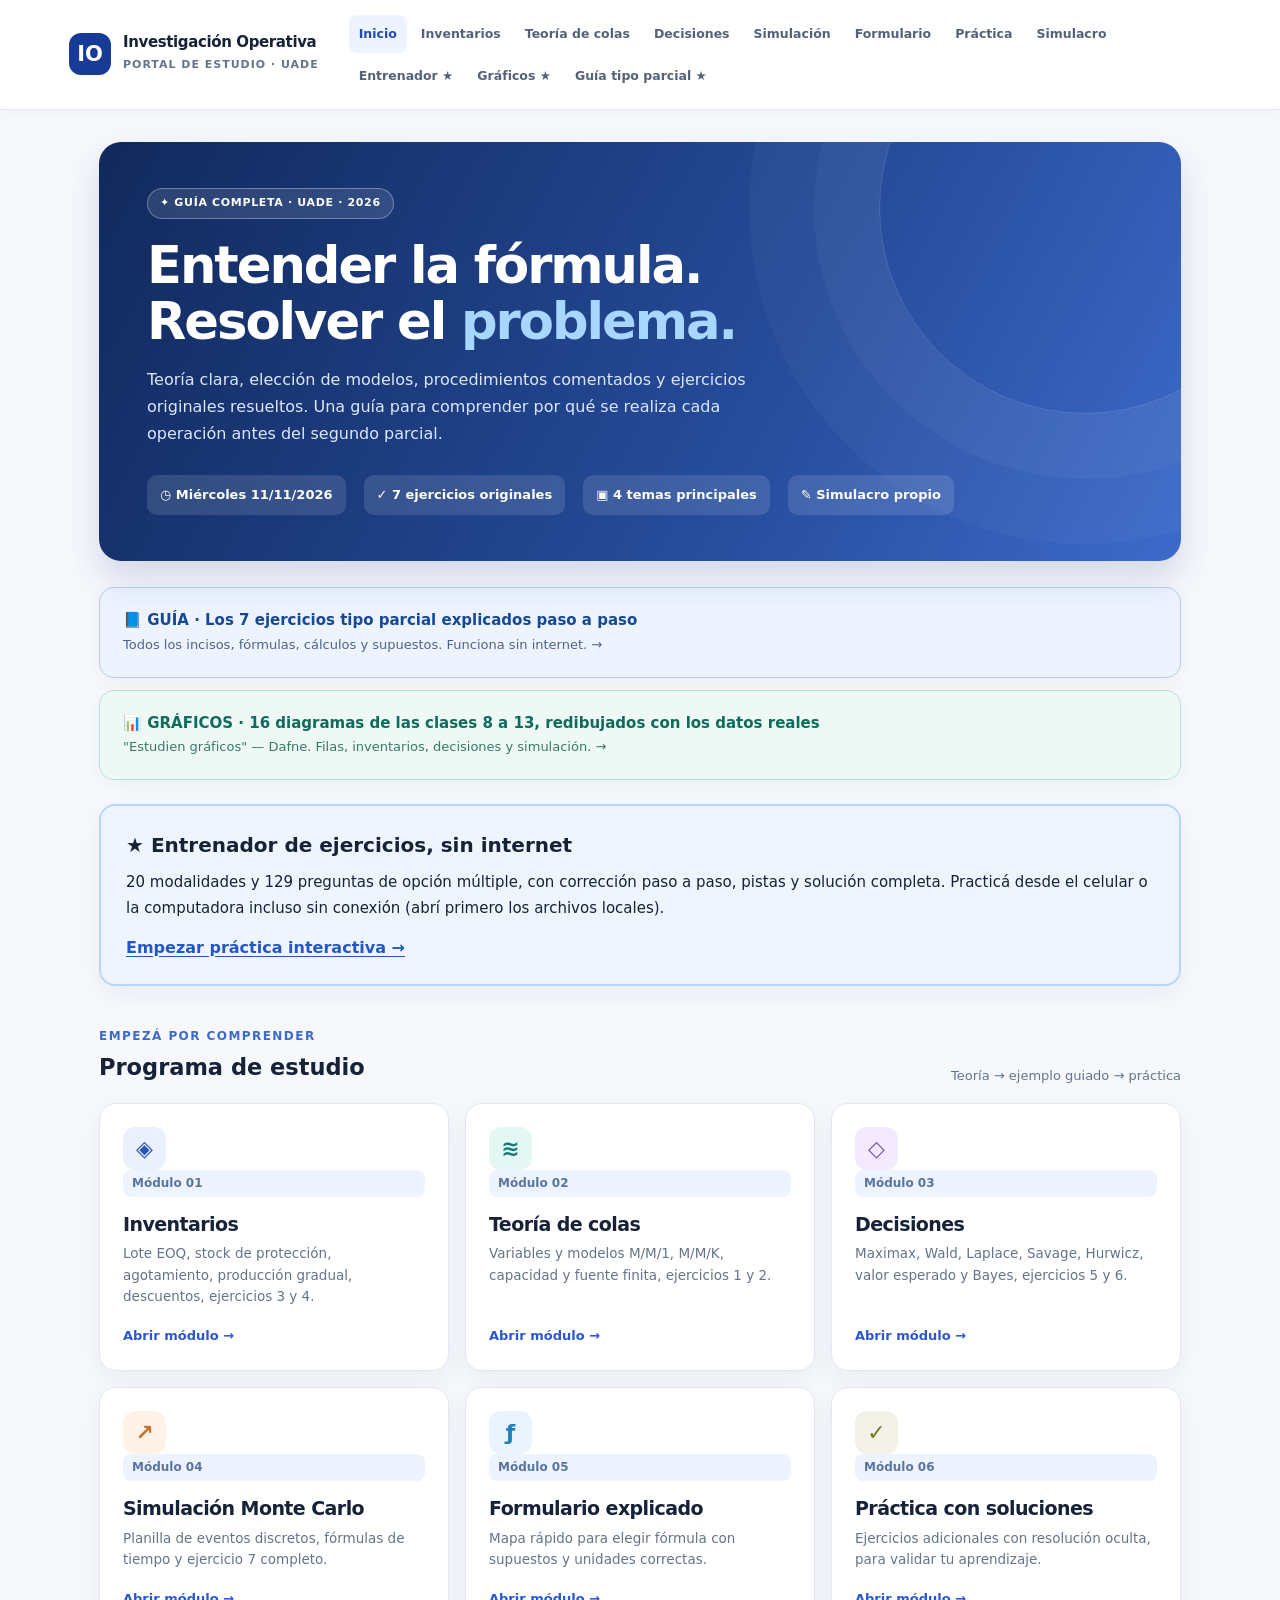
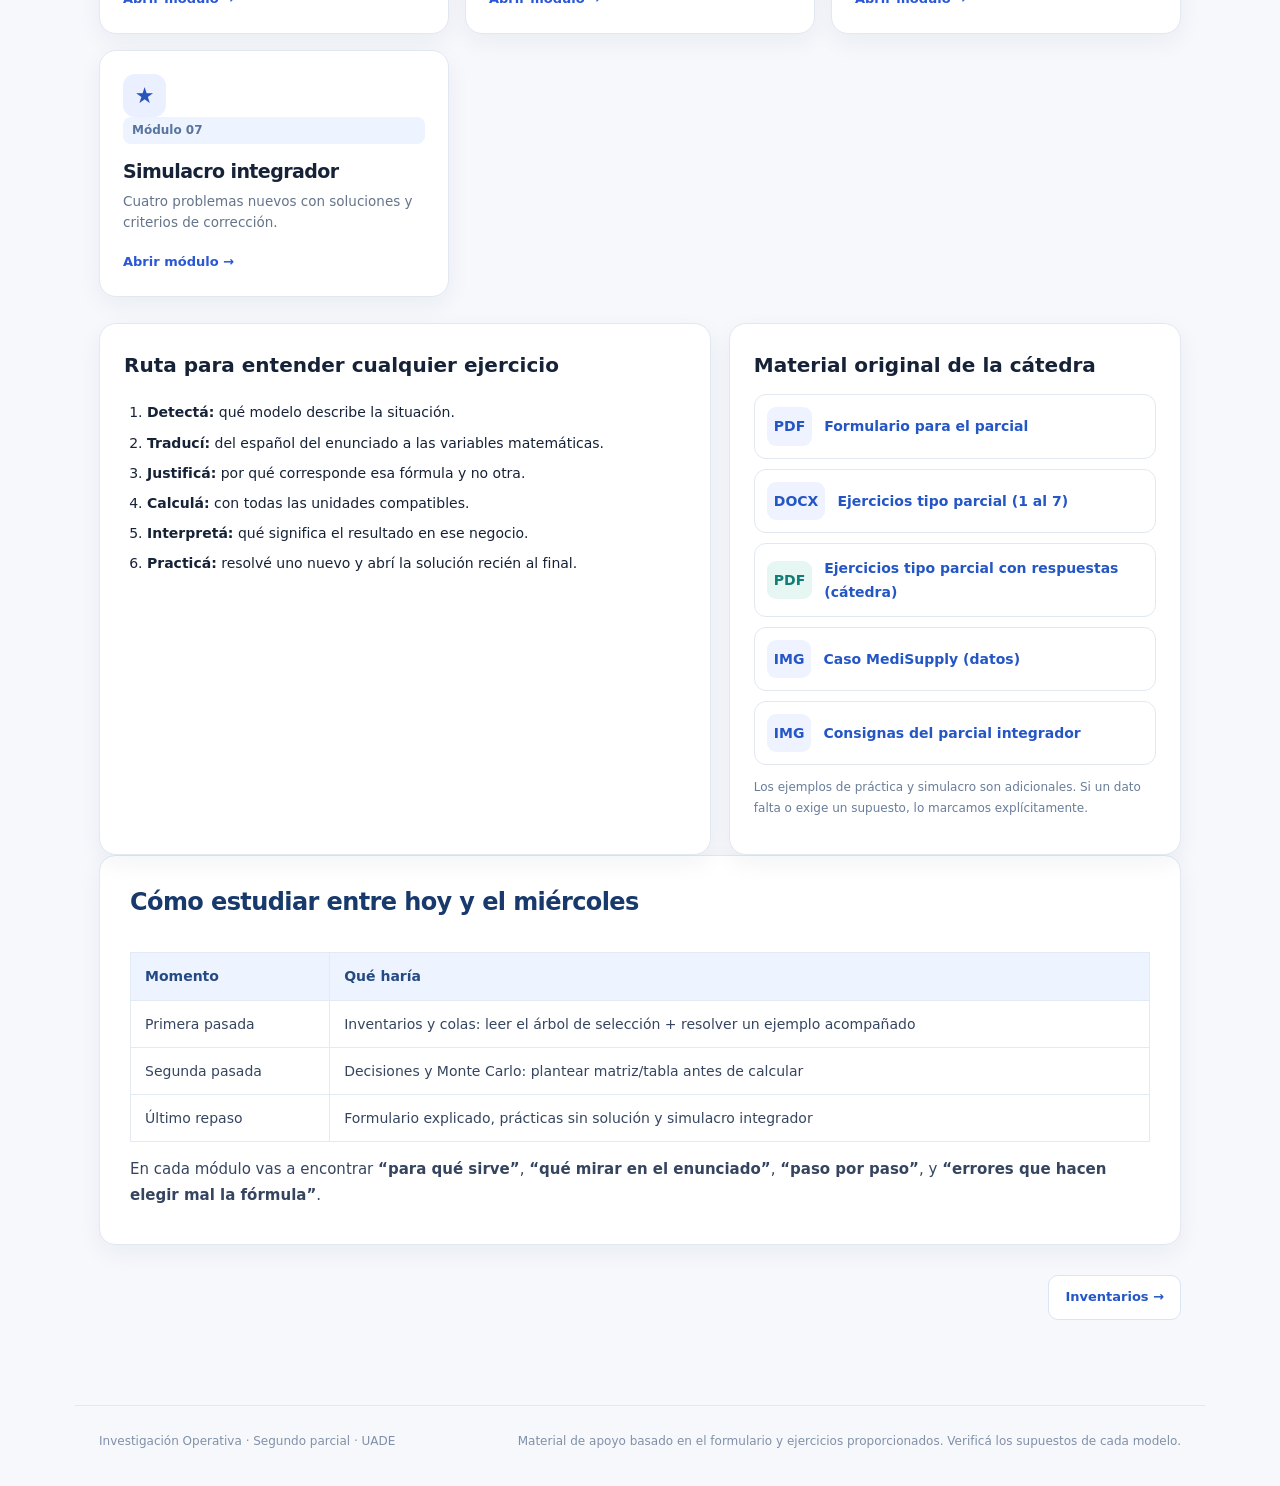
<file: index.html>
<!doctype html><html lang="es"><head><meta charset="utf-8"><meta name="viewport" content="width=device-width,initial-scale=1"><meta name="theme-color" content="#163574"><meta name="description" content="Portal de estudio para comprender los conceptos y resolver los modelos del material oficial."><title>Preparación del segundo parcial · Investigación Operativa</title><style>
:root{color-scheme:light;--bg:#f6f8fc;--white:#fff;--ink:#162237;--muted:#64748b;--blue:#2957d5;--border:#e2e8f1;--soft:#edf3ff;--teal:#0f918b;--shadow:0 8px 25px rgba(24,43,80,.055)}
*{box-sizing:border-box}html{scroll-behavior:smooth}body{margin:0;background:var(--bg);color:var(--ink);font:16px/1.7 Inter,ui-sans-serif,system-ui,-apple-system,BlinkMacSystemFont,'Segoe UI',sans-serif}a{color:#2456c5;text-underline-offset:3px}a:hover{color:#153999}.site-header{background:rgba(255,255,255,.97);border-bottom:1px solid var(--border);position:sticky;top:0;z-index:10;box-shadow:0 3px 16px rgba(18,43,85,.03)}.header-inner{max-width:1190px;margin:auto;display:flex;align-items:center;gap:30px;padding:15px 24px}.brand{display:flex;align-items:center;gap:12px;text-decoration:none;color:var(--ink);flex-shrink:0}.brand-icon{width:42px;height:42px;display:grid;place-items:center;background:#183b97;color:white;border-radius:12px;font-size:21px;font-weight:800}.brand-name{font-weight:800;letter-spacing:-.025em;line-height:1.2;font-size:15px}.brand-sub{font-size:11px;letter-spacing:.09em;text-transform:uppercase;color:var(--muted);font-weight:650}.top-nav{display:flex;gap:4px;flex-wrap:wrap}.top-nav a{color:#526279;text-decoration:none;font-weight:650;font-size:12.5px;padding:8px 10px;border-radius:8px;white-space:nowrap}.top-nav a:hover,.top-nav a.active{background:var(--soft);color:#204ab8}.container{max-width:1130px;margin:auto;padding:32px 24px 85px}.hero{border-radius:22px;position:relative;overflow:hidden;background:linear-gradient(118deg,#11295c 0%,#264c9b 62%,#3d6aca 100%);color:white;padding:46px 48px;margin-bottom:26px;box-shadow:0 18px 35px rgba(30,59,130,.16)}.hero:after{content:'';position:absolute;right:-110px;top:-140px;width:410px;height:410px;border:1px solid rgba(255,255,255,.16);border-radius:50%;box-shadow:0 0 0 65px rgba(255,255,255,.035),0 0 0 130px rgba(255,255,255,.03);pointer-events:none}.pill{display:inline-flex;align-items:center;gap:7px;border:1px solid rgba(255,255,255,.3);background:rgba(255,255,255,.11);color:white;border-radius:999px;padding:5px 12px;font-weight:700;letter-spacing:.06em;font-size:11px;text-transform:uppercase}.hero h1{font-size:clamp(2rem,4vw,3.35rem);line-height:1.1;letter-spacing:-.04em;margin:18px 0 16px;max-width:710px}.hero p{font-size:16px;line-height:1.7;color:#dce7ff;max-width:650px;margin:0}.hero-meta{display:flex;gap:18px;flex-wrap:wrap;margin-top:28px}.hero-meta span{background:rgba(255,255,255,.12);padding:9px 13px;border-radius:10px;font-size:13px;font-weight:650}.section-top{display:flex;align-items:end;justify-content:space-between;gap:12px;margin:37px 0 16px}.section-top h2{margin:0!important}.section-kicker{font-size:12px;font-weight:800;letter-spacing:.12em;text-transform:uppercase;color:#3c6aca}.section-top p{color:var(--muted);font-size:13px;margin:0}.cards{display:grid;grid-template-columns:repeat(3,minmax(0,1fr));gap:16px}.topic-card{background:var(--white);border:1px solid var(--border);border-radius:17px;padding:23px;text-decoration:none;color:var(--ink);box-shadow:var(--shadow);transition:transform .15s,border-color .15s,box-shadow .15s;min-height:204px;display:flex;flex-direction:column}.topic-card:hover{transform:translateY(-3px);box-shadow:0 14px 28px rgba(28,50,95,.10);border-color:#c1d1ef;color:var(--ink)}.topic-icon{display:grid;place-items:center;width:43px;height:43px;border-radius:12px;font-weight:800;font-size:22px;background:#eaf0ff;color:#2855bc}.topic-card:nth-child(2) .topic-icon{background:#e5f7f3;color:#137c74}.topic-card:nth-child(3) .topic-icon{background:#f3eaff;color:#7552bf}.topic-card:nth-child(4) .topic-icon{background:#fff2e7;color:#be762d}.topic-card:nth-child(5) .topic-icon{background:#e9f4ff;color:#1d81bb}.topic-card:nth-child(6) .topic-icon{background:#f3f2e8;color:#757826}.topic-card h3{font-size:19px;letter-spacing:-.03em;margin:15px 0 6px;line-height:1.35}.topic-card p{font-size:13.5px;color:#64748b;line-height:1.6;margin:0}.topic-card .arrow{margin-top:auto;padding-top:17px;color:#2957d5;font-weight:800;font-size:13px}.info-grid{display:grid;grid-template-columns:1.15fr .85fr;gap:18px;margin-top:26px}.info-panel{background:#fff;border:1px solid var(--border);border-radius:17px;padding:24px;box-shadow:var(--shadow)}.info-panel h2{margin:0 0 12px;font-size:20px}.info-panel ol{padding-left:23px;margin-bottom:0}.info-panel li{padding:3px 0;font-size:14px}.resource{display:flex;gap:12px;align-items:center;border:1px solid var(--border);padding:12px;border-radius:12px;text-decoration:none;margin:10px 0;font-size:14px;font-weight:650}.resource:hover{background:#f7faff}.resource .file-icon{padding:7px;background:#eef3ff;border-radius:9px}.content-heading{margin:0 0 23px}.backlink{text-decoration:none;color:#4264a3;font-size:13px;font-weight:700}.page-heading{background:linear-gradient(115deg,#132d64,#345db4);color:white;border-radius:19px;padding:33px 38px;margin-bottom:23px}.page-heading h1{font-size:clamp(1.9rem,3.7vw,2.7rem);line-height:1.15;letter-spacing:-.04em;margin:7px 0}.page-heading p{color:#dbe8ff;margin:8px 0 0;font-size:14px}.lesson{background:#fff;border:1px solid var(--border);border-radius:16px;padding:26px 30px;margin-bottom:18px;box-shadow:var(--shadow)}.lesson h2{margin:0 0 14px;font-size:23px;letter-spacing:-.025em;color:#18396c}.lesson h3{font-size:17px;letter-spacing:-.01em;margin:22px 0 8px;color:#244d89}.lesson p{margin:10px 0;color:#354560}.lesson ol,.lesson ul{padding-left:23px}.lesson li{margin:7px 0}.formula{background:#edf4ff;border:1px solid #dbe7ff;color:#183d83;border-radius:11px;padding:15px 18px;margin:15px 0;font-family:ui-monospace,SFMono-Regular,Consolas,monospace;font-size:15px;overflow:auto}.lesson table{width:100%;border-collapse:collapse;margin:15px 0;font-size:14px;display:block;overflow-x:auto}.lesson th{background:#edf3ff;color:#254a83;text-align:left;font-weight:750}.lesson th,.lesson td{padding:11px 14px;border:1px solid #e3eaf4}.lesson td{color:#354560}.warn{background:#fff8e9;border-left:4px solid #e2a53a;padding:14px 17px;border-radius:0 9px 9px 0;color:#76521d!important}.lesson details{border:1px solid #dce5f2;border-radius:12px;margin:14px 0;padding:13px 16px;background:#fcfdff}.lesson summary{cursor:pointer;color:#2752a3;font-weight:750}.lesson code{background:#edf3ff;color:#284a7f;padding:2px 6px;border-radius:5px}button{background:#2858bf;border:none;color:#fff;font-weight:750;border-radius:9px;padding:10px 17px;cursor:pointer}input{border:1px solid #bac7da;border-radius:9px;padding:10px 12px;max-width:100%}.footer{max-width:1130px;margin:auto;border-top:1px solid var(--border);padding:25px 24px 35px;color:#8090a8;font-size:12px;display:flex;justify-content:space-between;flex-wrap:wrap;gap:10px}.eyebrow{letter-spacing:.11em;text-transform:uppercase;font-size:12px;font-weight:800;color:#4672c9}.no-css-note{display:none}@media(max-width:970px){.header-inner{align-items:flex-start;flex-direction:column;gap:10px}.top-nav{gap:0}.cards{grid-template-columns:repeat(2,minmax(0,1fr))}.hero{padding:37px}}@media(max-width:640px){.container{padding:22px 15px 65px}.hero{padding:31px 23px;border-radius:17px}.hero h1{font-size:2rem}.cards,.info-grid{grid-template-columns:1fr}.topic-card{min-height:170px}.page-heading{padding:27px 24px}.lesson{padding:21px 19px}.header-inner{padding:12px 15px}.top-nav a{font-size:12px;padding:7px 8px}.footer{padding:20px 15px}}

body{font-size:15px;line-height:1.72}.lesson{margin-bottom:20px}.lesson>p:first-of-type{margin-top:0}.lesson h2{font-size:24px}.lesson h3{margin-top:25px}.lesson h4{margin:20px 0 6px;color:#2c5288;font-size:15px}
.learn-map{display:flex;flex-wrap:wrap;gap:8px;margin:0 0 22px}.learn-map a{padding:7px 11px;background:white;border:1px solid var(--border);border-radius:999px;font-weight:650;font-size:12px;text-decoration:none}.learn-map a:hover{background:#edf3ff}
.section-label{font-weight:800;letter-spacing:.09em;text-transform:uppercase;color:#5177b5;font-size:12px;margin:0 0 7px}.step-list{list-style:none!important;padding:0!important;margin:14px 0}.step-list li{border-left:3px solid #90b5f7;padding:11px 13px;margin:0 0 9px;background:#f6f9ff;border-radius:0 9px 9px 0}.step-list b{color:#224c9a}.callout{margin:16px 0;padding:15px 17px;background:#ecf8f5;border-left:4px solid #0c9482;border-radius:0 11px 11px 0;color:#23544e}.callout.warning{background:#fff7e7;border-color:#e4a63b;color:#695019}.callout strong{color:inherit}
.formula{white-space:normal;line-height:1.8;font-size:15px}.formula .meaning{display:block;font:13px/1.6 Inter,ui-sans-serif,system-ui,sans-serif;color:#42618a;margin-top:6px}.small{font-size:13px;color:#68778e}.example-tag{display:inline-block;color:#2861bd;background:#eaf2ff;border-radius:7px;padding:3px 8px;font-weight:800;font-size:11px;letter-spacing:.08em;text-transform:uppercase}.timeline{display:flex;flex-wrap:wrap;gap:9px;margin:12px 0}.timeline>*{flex:1;min-width:120px;background:#f2f6fd;padding:12px;border:1px solid #e0e9f7;border-radius:10px;font-size:13px}.timeline b{display:block;font-size:18px;color:#1c468f}
.lesson details{transition:background .2s}.lesson details[open]{background:#f6f9ff}.lesson details summary{font-size:14px}.solution-content{padding:13px 2px 2px}.solution-content p{font-size:14px}.index-count{display:inline-block;font-size:12px;color:#58749f;background:#edf4ff;padding:3px 9px;border-radius:8px;font-weight:700}.nextlinks{display:flex;justify-content:space-between;gap:12px;flex-wrap:wrap;margin-top:30px}.nextlinks a{background:white;border:1px solid #d9e4f5;padding:10px 16px;border-radius:10px;text-decoration:none;font-size:13px;font-weight:750}.table-wrap{overflow-x:auto;max-width:100%}.lesson table{display:table;width:100%;table-layout:auto}.lesson td,.lesson th{white-space:normal;min-width:70px}.mini{font-size:13px}.formula-list li{margin:12px 0}.score{border:1px solid #dbe6f8;border-radius:10px;padding:14px;background:#f7faff}.footnote{font-size:12px!important;color:#697d99!important}.link-list{display:grid;grid-template-columns:repeat(2,minmax(0,1fr));gap:10px}.link-list a{padding:12px;border:1px solid var(--border);border-radius:10px;text-decoration:none;font-weight:650}.link-list a:hover{background:#f2f6ff}.lesson pre{white-space:pre-wrap;word-break:break-word;background:#132e59;color:#eff6ff;padding:15px 17px;border-radius:12px;overflow-x:auto;font-size:13px;line-height:1.7}.practice-grid{display:grid;grid-template-columns:1fr 1fr;gap:12px}.practice-grid>div{border:1px solid #dfe7f1;border-radius:12px;padding:15px;background:#fbfcff}.muted{color:#60718a}.tag{font-size:12px;display:inline-block;background:#f1f5fb;border-radius:6px;padding:3px 7px;margin:2px;color:#455b7c}
@media(max-width:680px){.practice-grid,.link-list{grid-template-columns:1fr}.lesson table{display:block}.timeline>*{min-width:150px}}
@media print{.site-header,.footer,.nextlinks,.learn-map{display:none}.container{max-width:none;padding:0}.page-heading{background:#18396c!important;-webkit-print-color-adjust:exact;print-color-adjust:exact}.lesson{break-inside:auto;box-shadow:none}.lesson details:not([open]) .solution-content{display:block}}
</style></head><body><header class="site-header"><div class="header-inner"><a href="index.html" class="brand"><span class="brand-icon">IO</span><span><span class="brand-name" style="display:block">Investigación Operativa</span><span class="brand-sub">Portal de estudio · UADE</span></span></a><nav class="top-nav"><a href="index.html" class="active">Inicio</a><a href="inventarios.html" class="">Inventarios</a><a href="colas.html" class="">Teoría de colas</a><a href="decisiones.html" class="">Decisiones</a><a href="simulacion.html" class="">Simulación</a><a href="formulario.html" class="">Formulario</a><a href="practica.html" class="">Práctica</a><a href="simulacro.html" class="">Simulacro</a><a href="entrenador.html">Entrenador ★</a><a href="graficos.html">Gráficos ★</a><a href="guia-ejercicios-parcial.html">Guía tipo parcial ★</a></nav></div></header><main class="container"><div class="hero"><span class="pill">✦ Guía completa · UADE · 2026</span><h1>Entender la fórmula.<br>Resolver el <span style="color:#a7d7ff">problema.</span></h1><p>Teoría clara, elección de modelos, procedimientos comentados y ejercicios originales resueltos. Una guía para comprender por qué se realiza cada operación antes del segundo parcial.</p><div class="hero-meta"><span>◷ Miércoles 11/11/2026</span><span>✓ 7 ejercicios originales</span><span>▣ 4 temas principales</span><span>✎ Simulacro propio</span></div></div><a href="guia-ejercicios-parcial.html" style="display:block;margin:18px 0 12px;padding:20px 23px;border:1px solid #b8cbef;border-radius:15px;background:#edf4ff;text-decoration:none;color:#164894;font-weight:800;box-shadow:0 4px 16px #132d520c">📘 GUÍA · Los 7 ejercicios tipo parcial explicados paso a paso <span style="display:block;font-size:13px;font-weight:500;color:#4d6488">Todos los incisos, fórmulas, cálculos y supuestos. Funciona sin internet. →</span></a><a href="graficos.html" style="display:block;margin:0 0 24px;padding:20px 23px;border:1px solid #b8e0d6;border-radius:15px;background:#eef9f5;text-decoration:none;color:#0f6b5c;font-weight:800;box-shadow:0 4px 16px #0c4f3b0c">📊 GRÁFICOS · 16 diagramas de las clases 8 a 13, redibujados con los datos reales <span style="display:block;font-size:13px;font-weight:500;color:#3a7869">"Estudien gráficos" — Dafne. Filas, inventarios, decisiones y simulación. →</span></a><div class="info-panel" style="margin:18px 0;padding:22px 25px;border:2px solid #b8d4ff;background:#eff5ff;border-radius:16px"><h2 style="margin:0 0 8px">★ Entrenador de ejercicios, sin internet</h2><p style="margin:0 0 12px">20 modalidades y 129 preguntas de opción múltiple, con corrección paso a paso, pistas y solución completa. Practicá desde el celular o la computadora incluso sin conexión (abrí primero los archivos locales).</p><p style="margin:0"><a style="font-weight:800;font-size:16px" href="entrenador.html">Empezar práctica interactiva →</a></p></div><div class="section-top"><div><span class="section-kicker">Empezá por comprender</span><h2>Programa de estudio</h2></div><p>Teoría → ejemplo guiado → práctica</p></div><div class="cards"><a class="topic-card" href="inventarios.html"><span class="topic-icon">◈</span><span class="index-count">Módulo 01</span><h3>Inventarios</h3><p>Lote EOQ, stock de protección, agotamiento, producción gradual, descuentos, ejercicios 3 y 4.</p><span class="arrow">Abrir módulo →</span></a><a class="topic-card" href="colas.html"><span class="topic-icon">≋</span><span class="index-count">Módulo 02</span><h3>Teoría de colas</h3><p>Variables y modelos M/M/1, M/M/K, capacidad y fuente finita, ejercicios 1 y 2.</p><span class="arrow">Abrir módulo →</span></a><a class="topic-card" href="decisiones.html"><span class="topic-icon">◇</span><span class="index-count">Módulo 03</span><h3>Decisiones</h3><p>Maximax, Wald, Laplace, Savage, Hurwicz, valor esperado y Bayes, ejercicios 5 y 6.</p><span class="arrow">Abrir módulo →</span></a><a class="topic-card" href="simulacion.html"><span class="topic-icon">↗</span><span class="index-count">Módulo 04</span><h3>Simulación Monte Carlo</h3><p>Planilla de eventos discretos, fórmulas de tiempo y ejercicio 7 completo.</p><span class="arrow">Abrir módulo →</span></a><a class="topic-card" href="formulario.html"><span class="topic-icon">ƒ</span><span class="index-count">Módulo 05</span><h3>Formulario explicado</h3><p>Mapa rápido para elegir fórmula con supuestos y unidades correctas.</p><span class="arrow">Abrir módulo →</span></a><a class="topic-card" href="practica.html"><span class="topic-icon">✓</span><span class="index-count">Módulo 06</span><h3>Práctica con soluciones</h3><p>Ejercicios adicionales con resolución oculta, para validar tu aprendizaje.</p><span class="arrow">Abrir módulo →</span></a><a class="topic-card" href="simulacro.html"><span class="topic-icon">★</span><span class="index-count">Módulo 07</span><h3>Simulacro integrador</h3><p>Cuatro problemas nuevos con soluciones y criterios de corrección.</p><span class="arrow">Abrir módulo →</span></a></div><div class="info-grid"><div class="info-panel"><h2>Ruta para entender cualquier ejercicio</h2><ol><li><b>Detectá:</b> qué modelo describe la situación.</li><li><b>Traducí:</b> del español del enunciado a las variables matemáticas.</li><li><b>Justificá:</b> por qué corresponde esa fórmula y no otra.</li><li><b>Calculá:</b> con todas las unidades compatibles.</li><li><b>Interpretá:</b> qué significa el resultado en ese negocio.</li><li><b>Practicá:</b> resolvé uno nuevo y abrí la solución recién al final.</li></ol></div><div class="info-panel"><h2>Material original de la cátedra</h2><a class="resource" href="material-original/Formulas_para_examen.pdf"><span class="file-icon">PDF</span><span>Formulario para el parcial</span></a><a class="resource" href="material-original/Ejercicios tipo parcial- Investigacio%CC%81n operativa.docx"><span class="file-icon">DOCX</span><span>Ejercicios tipo parcial (1 al 7)</span></a><a class="resource" href="material-original/Ejercicios%20tipo%20parcial-%20Investigaci%C3%B3n%20operativa%20con%20respuestas.pdf"><span class="file-icon" style="background:#e5f6f3;color:#137c74">PDF</span><span>Ejercicios tipo parcial <strong>con respuestas</strong> (cátedra)</span></a><a class="resource" href="material-original/WhatsApp Image 2026-11-09 at 12.03.19 (1).jpeg"><span class="file-icon">IMG</span><span>Caso MediSupply (datos)</span></a><a class="resource" href="material-original/WhatsApp Image 2026-11-09 at 12.03.19.jpeg"><span class="file-icon">IMG</span><span>Consignas del parcial integrador</span></a><p class="footnote">Los ejemplos de práctica y simulacro son adicionales. Si un dato falta o exige un supuesto, lo marcamos explícitamente.</p></div></div><section class="lesson" id="uso"><h2>Cómo estudiar entre hoy y el miércoles</h2><div class="table-wrap"><table><thead><tr><th>Momento</th><th>Qué haría</th></tr></thead><tbody><tr><td>Primera pasada</td><td>Inventarios y colas: leer el árbol de selección + resolver un ejemplo acompañado</td></tr><tr><td>Segunda pasada</td><td>Decisiones y Monte Carlo: plantear matriz/tabla antes de calcular</td></tr><tr><td>Último repaso</td><td>Formulario explicado, prácticas sin solución y simulacro integrador</td></tr></tbody></table></div><p>En cada módulo vas a encontrar <b>“para qué sirve”</b>, <b>“qué mirar en el enunciado”</b>, <b>“paso por paso”</b>, y <b>“errores que hacen elegir mal la fórmula”</b>.</p></section><div class="nextlinks"><span></span><a href=inventarios.html>Inventarios →</a></div></main><footer class="footer"><span>Investigación Operativa · Segundo parcial · UADE</span><span>Material de apoyo basado en el formulario y ejercicios proporcionados. Verificá los supuestos de cada modelo.</span></footer></body></html>
</file>
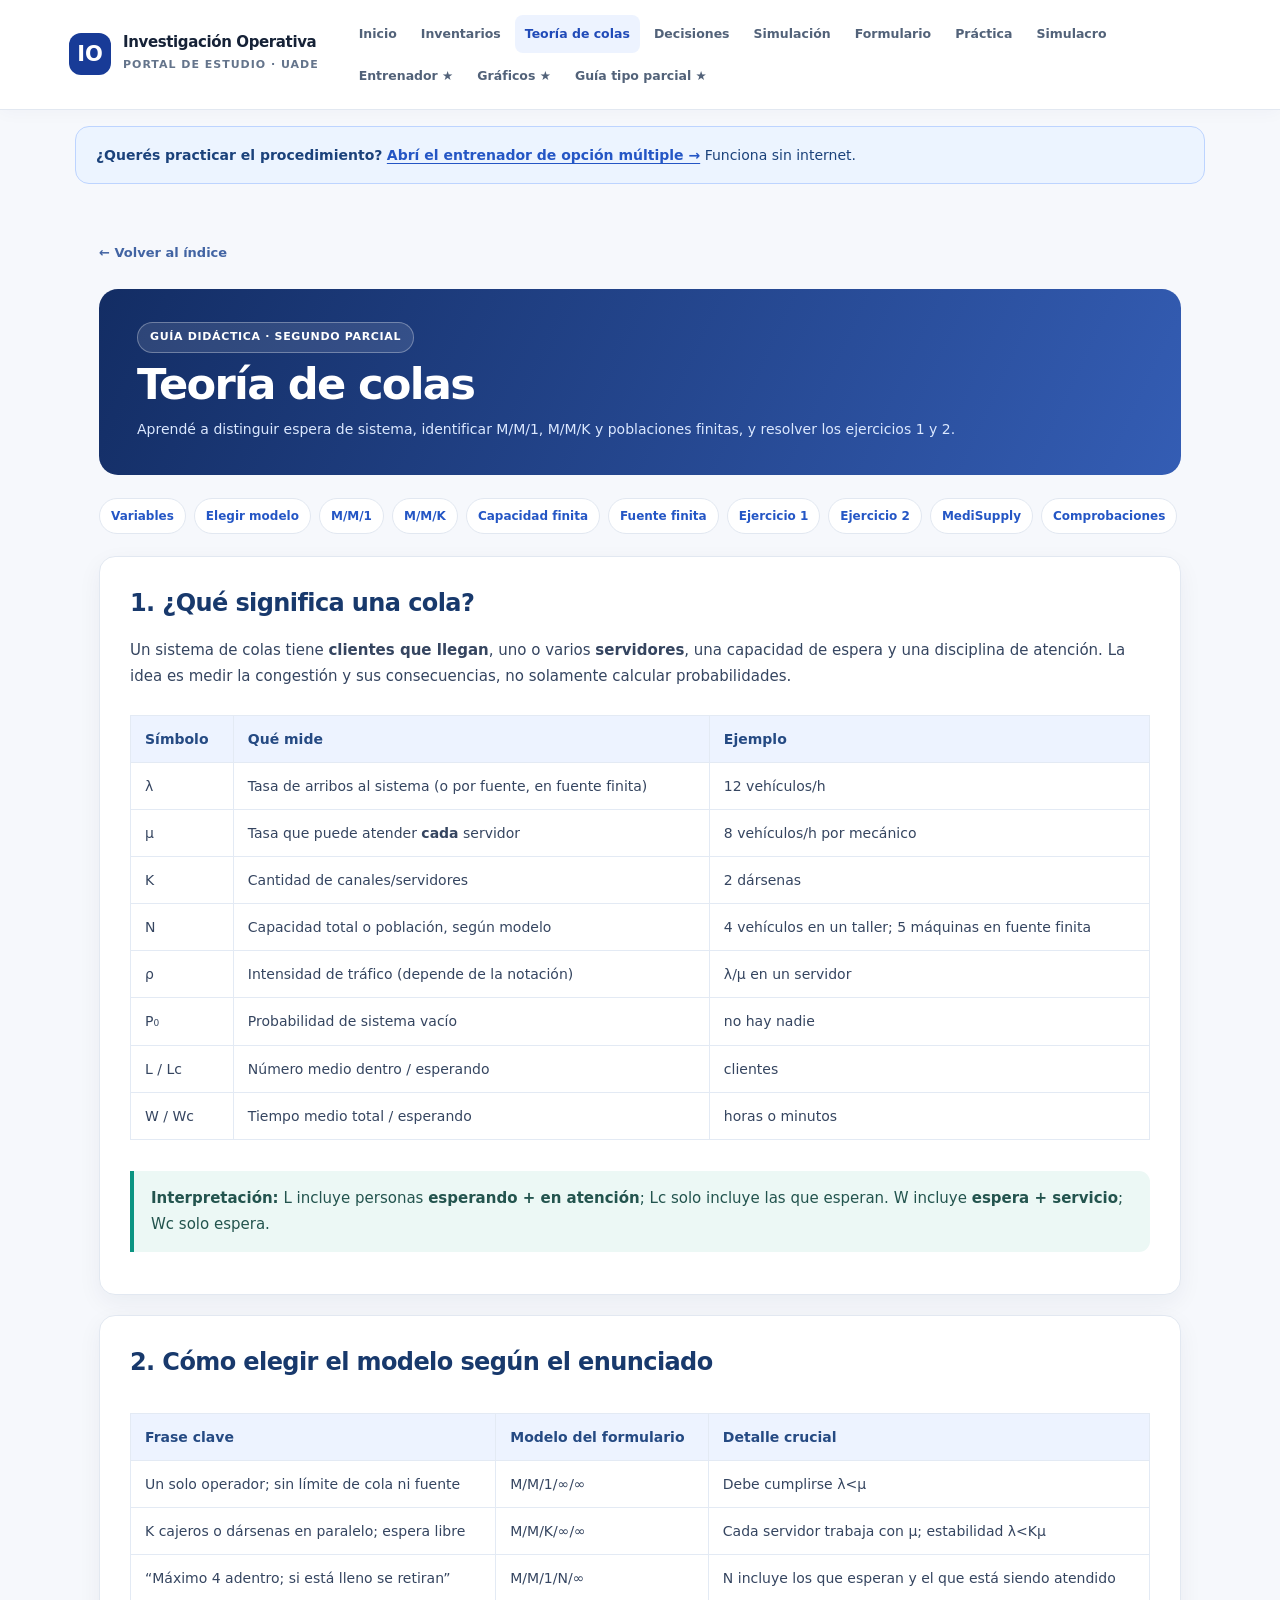
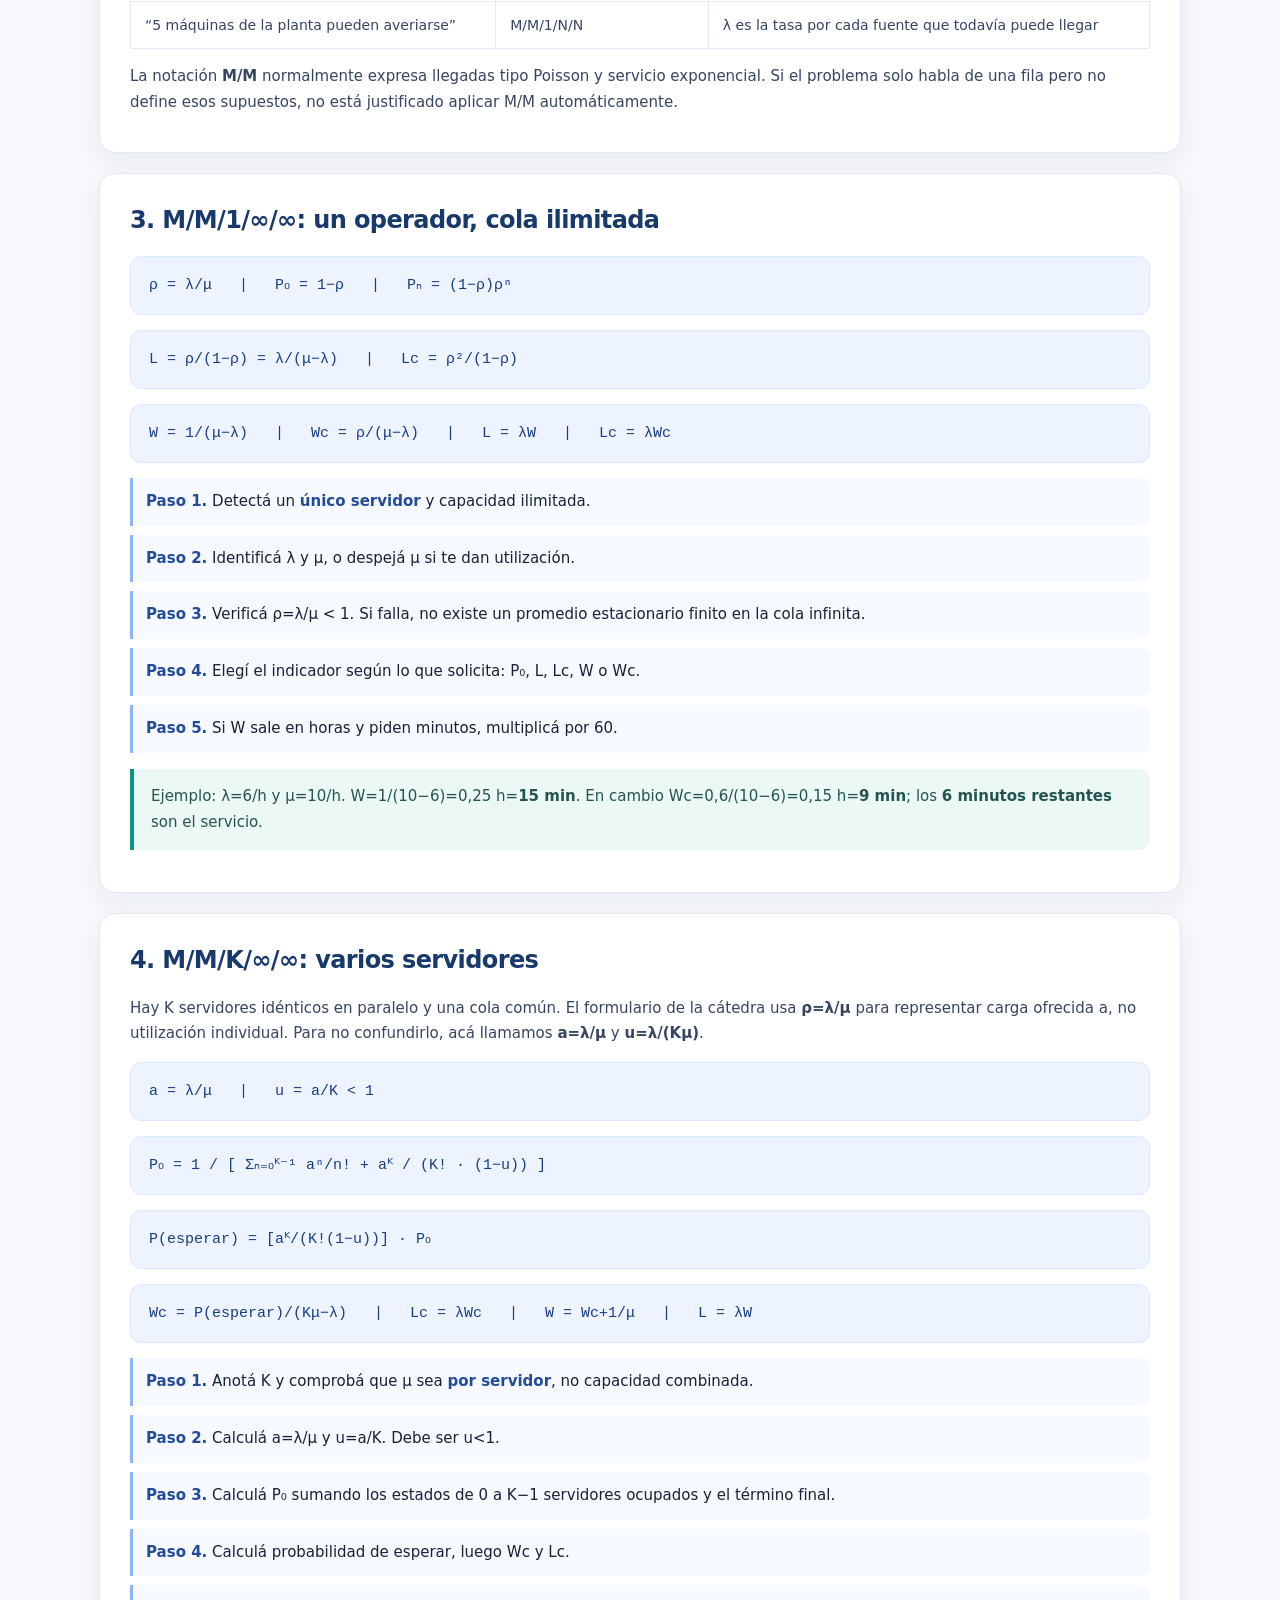
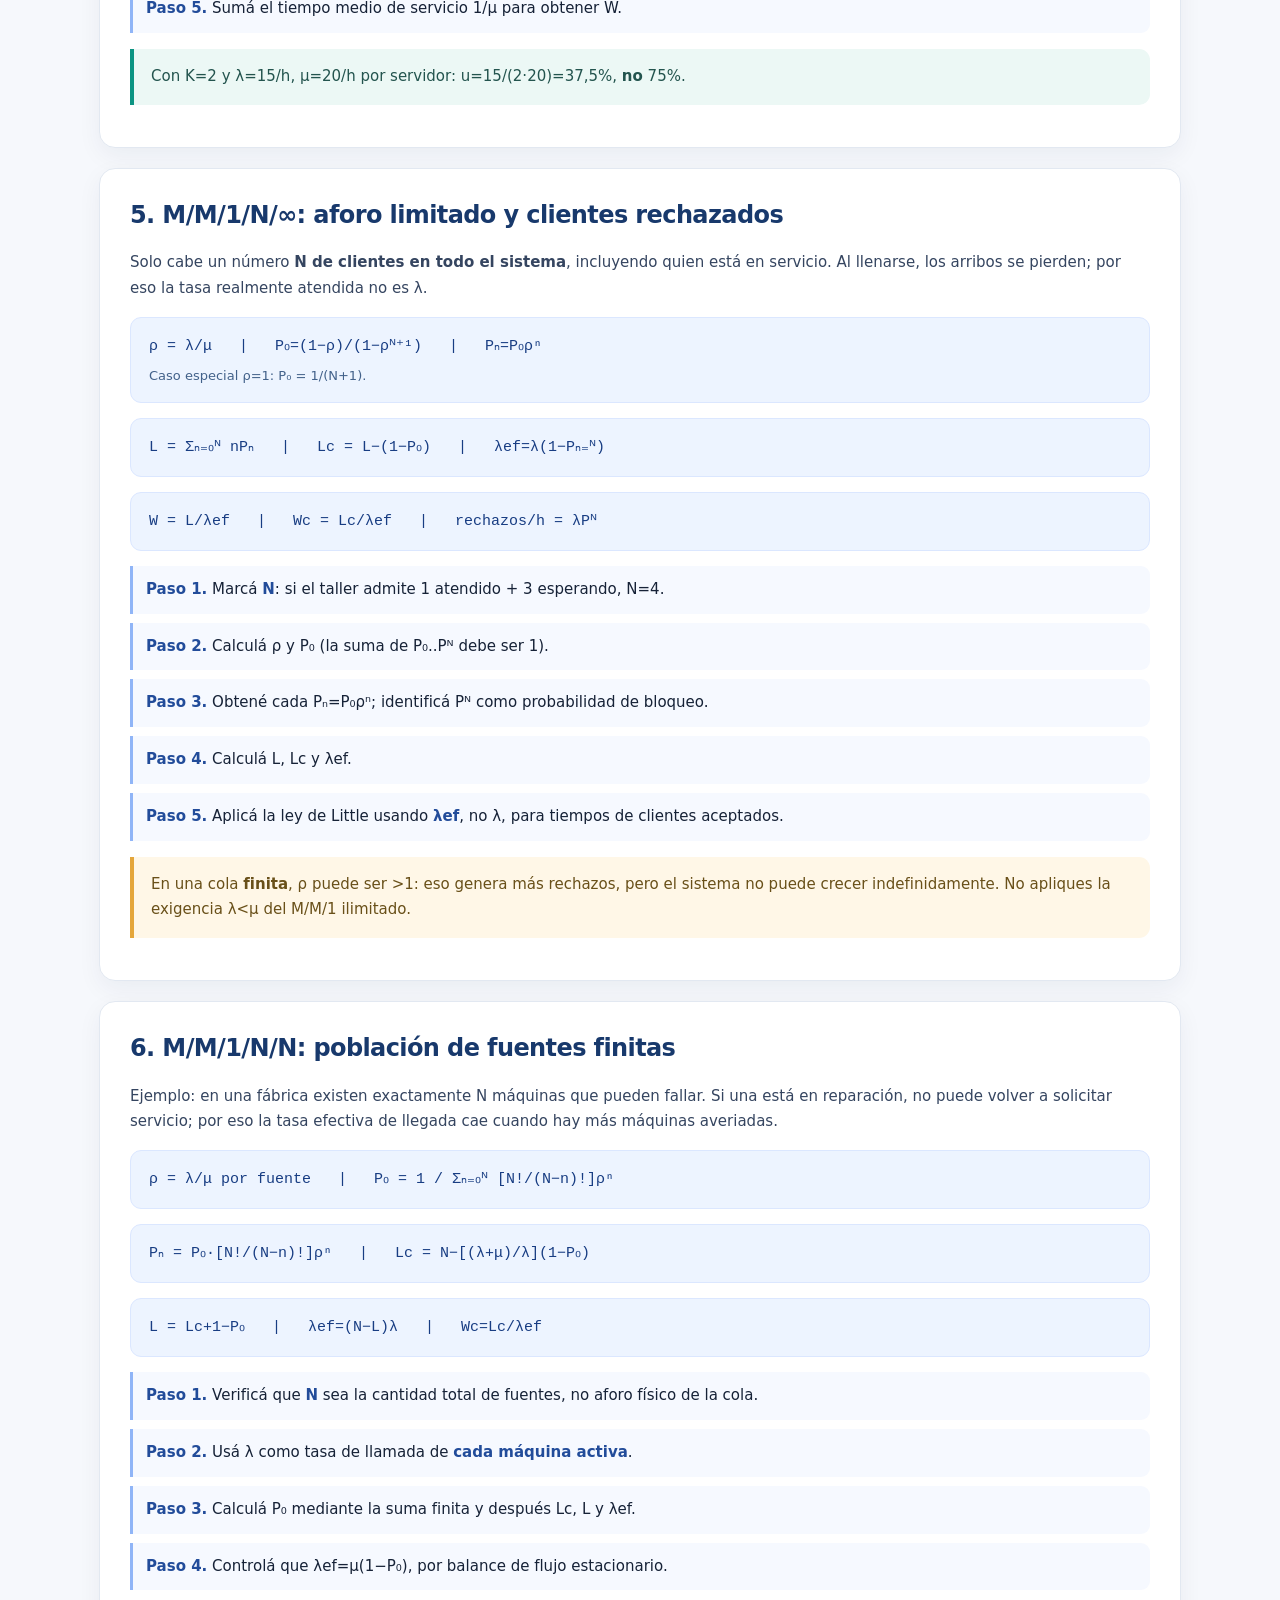
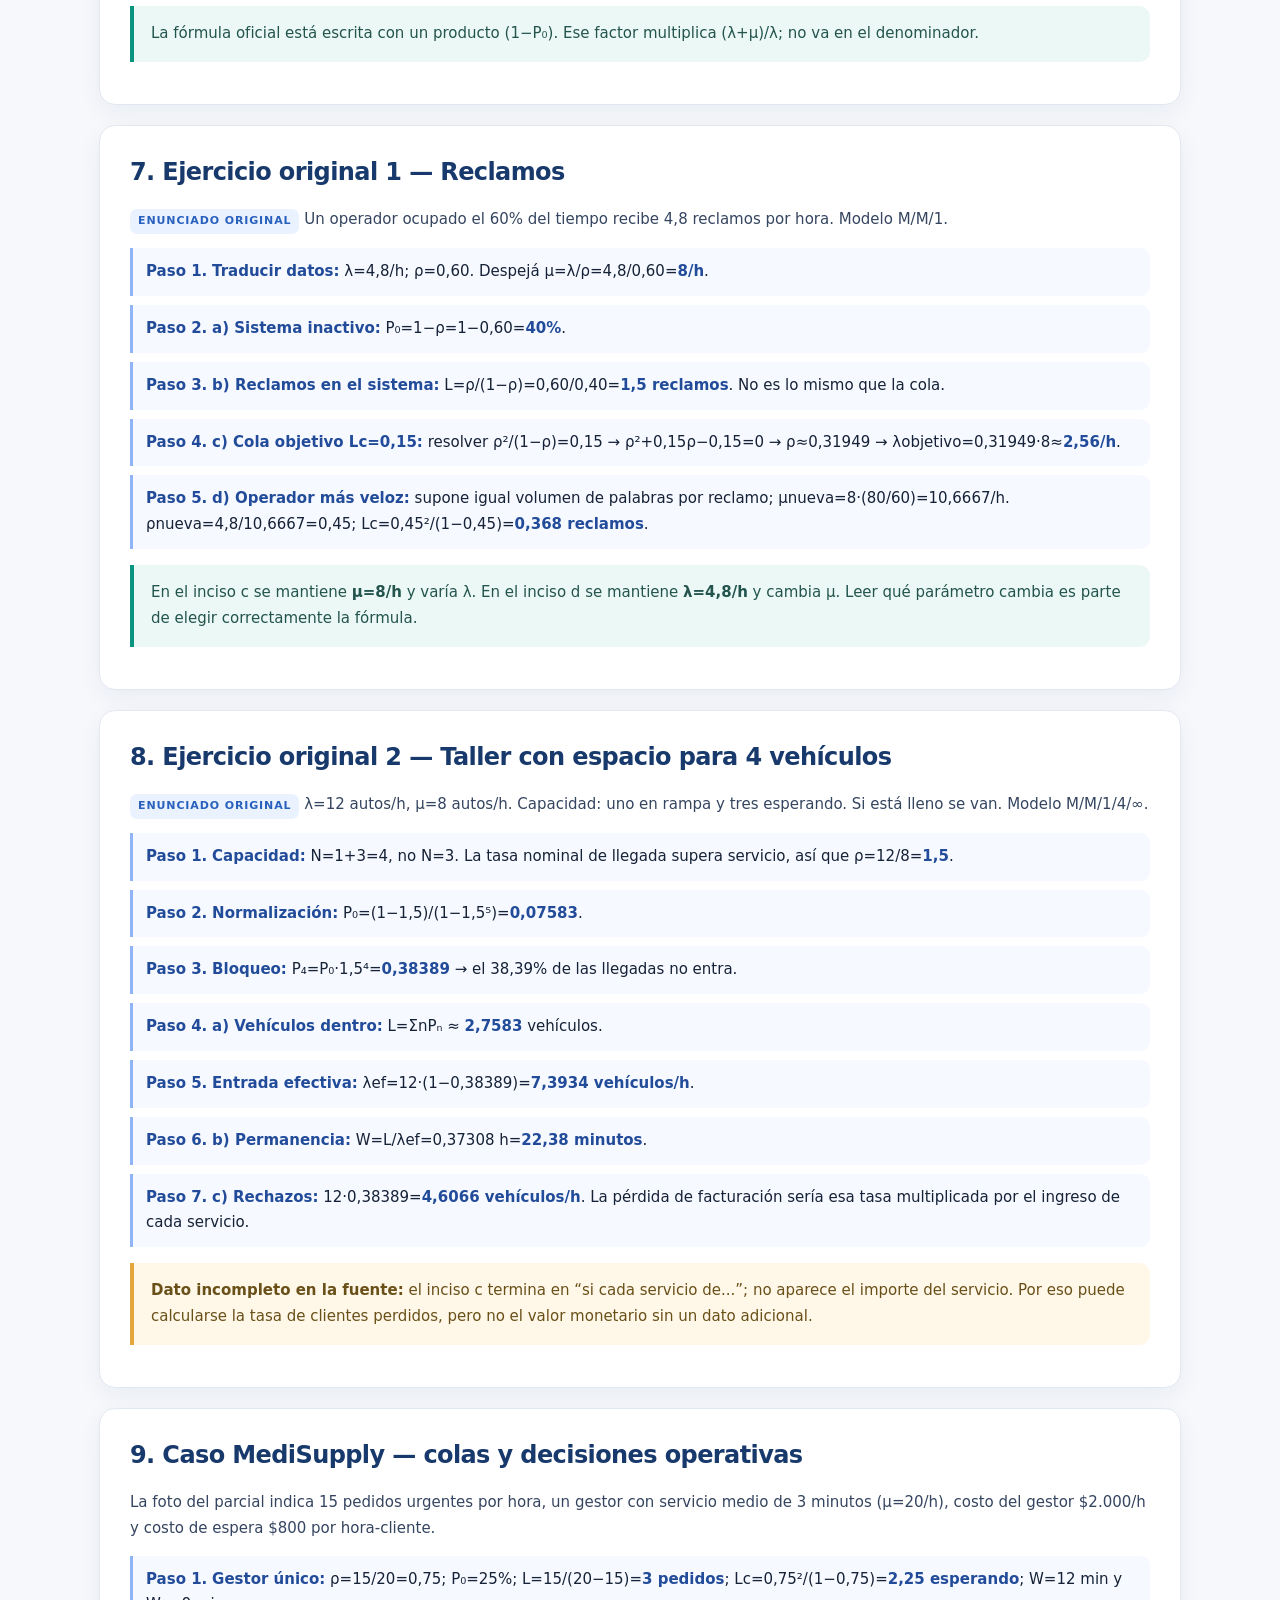
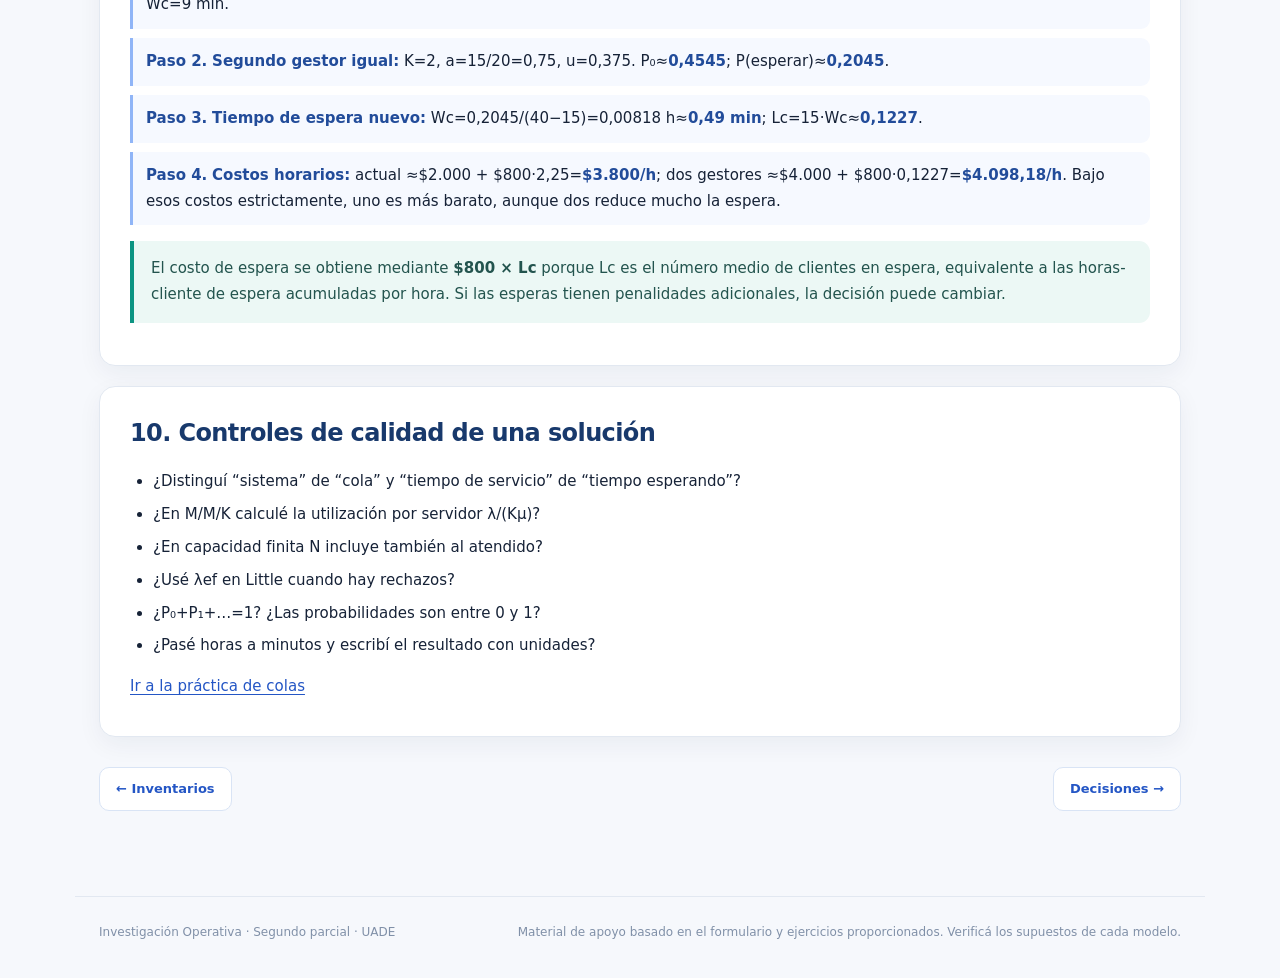
<file: colas.html>
<!doctype html><html lang="es"><head><meta charset="utf-8"><meta name="viewport" content="width=device-width,initial-scale=1"><meta name="theme-color" content="#163574"><meta name="description" content="Aprendé a distinguir espera de sistema, identificar M/M/1, M/M/K y poblaciones finitas, y resolver los ejercicios 1 y 2."><title>Teoría de colas · Investigación Operativa</title><style>
:root{color-scheme:light;--bg:#f6f8fc;--white:#fff;--ink:#162237;--muted:#64748b;--blue:#2957d5;--border:#e2e8f1;--soft:#edf3ff;--teal:#0f918b;--shadow:0 8px 25px rgba(24,43,80,.055)}
*{box-sizing:border-box}html{scroll-behavior:smooth}body{margin:0;background:var(--bg);color:var(--ink);font:16px/1.7 Inter,ui-sans-serif,system-ui,-apple-system,BlinkMacSystemFont,'Segoe UI',sans-serif}a{color:#2456c5;text-underline-offset:3px}a:hover{color:#153999}.site-header{background:rgba(255,255,255,.97);border-bottom:1px solid var(--border);position:sticky;top:0;z-index:10;box-shadow:0 3px 16px rgba(18,43,85,.03)}.header-inner{max-width:1190px;margin:auto;display:flex;align-items:center;gap:30px;padding:15px 24px}.brand{display:flex;align-items:center;gap:12px;text-decoration:none;color:var(--ink);flex-shrink:0}.brand-icon{width:42px;height:42px;display:grid;place-items:center;background:#183b97;color:white;border-radius:12px;font-size:21px;font-weight:800}.brand-name{font-weight:800;letter-spacing:-.025em;line-height:1.2;font-size:15px}.brand-sub{font-size:11px;letter-spacing:.09em;text-transform:uppercase;color:var(--muted);font-weight:650}.top-nav{display:flex;gap:4px;flex-wrap:wrap}.top-nav a{color:#526279;text-decoration:none;font-weight:650;font-size:12.5px;padding:8px 10px;border-radius:8px;white-space:nowrap}.top-nav a:hover,.top-nav a.active{background:var(--soft);color:#204ab8}.container{max-width:1130px;margin:auto;padding:32px 24px 85px}.hero{border-radius:22px;position:relative;overflow:hidden;background:linear-gradient(118deg,#11295c 0%,#264c9b 62%,#3d6aca 100%);color:white;padding:46px 48px;margin-bottom:26px;box-shadow:0 18px 35px rgba(30,59,130,.16)}.hero:after{content:'';position:absolute;right:-110px;top:-140px;width:410px;height:410px;border:1px solid rgba(255,255,255,.16);border-radius:50%;box-shadow:0 0 0 65px rgba(255,255,255,.035),0 0 0 130px rgba(255,255,255,.03);pointer-events:none}.pill{display:inline-flex;align-items:center;gap:7px;border:1px solid rgba(255,255,255,.3);background:rgba(255,255,255,.11);color:white;border-radius:999px;padding:5px 12px;font-weight:700;letter-spacing:.06em;font-size:11px;text-transform:uppercase}.hero h1{font-size:clamp(2rem,4vw,3.35rem);line-height:1.1;letter-spacing:-.04em;margin:18px 0 16px;max-width:710px}.hero p{font-size:16px;line-height:1.7;color:#dce7ff;max-width:650px;margin:0}.hero-meta{display:flex;gap:18px;flex-wrap:wrap;margin-top:28px}.hero-meta span{background:rgba(255,255,255,.12);padding:9px 13px;border-radius:10px;font-size:13px;font-weight:650}.section-top{display:flex;align-items:end;justify-content:space-between;gap:12px;margin:37px 0 16px}.section-top h2{margin:0!important}.section-kicker{font-size:12px;font-weight:800;letter-spacing:.12em;text-transform:uppercase;color:#3c6aca}.section-top p{color:var(--muted);font-size:13px;margin:0}.cards{display:grid;grid-template-columns:repeat(3,minmax(0,1fr));gap:16px}.topic-card{background:var(--white);border:1px solid var(--border);border-radius:17px;padding:23px;text-decoration:none;color:var(--ink);box-shadow:var(--shadow);transition:transform .15s,border-color .15s,box-shadow .15s;min-height:204px;display:flex;flex-direction:column}.topic-card:hover{transform:translateY(-3px);box-shadow:0 14px 28px rgba(28,50,95,.10);border-color:#c1d1ef;color:var(--ink)}.topic-icon{display:grid;place-items:center;width:43px;height:43px;border-radius:12px;font-weight:800;font-size:22px;background:#eaf0ff;color:#2855bc}.topic-card:nth-child(2) .topic-icon{background:#e5f7f3;color:#137c74}.topic-card:nth-child(3) .topic-icon{background:#f3eaff;color:#7552bf}.topic-card:nth-child(4) .topic-icon{background:#fff2e7;color:#be762d}.topic-card:nth-child(5) .topic-icon{background:#e9f4ff;color:#1d81bb}.topic-card:nth-child(6) .topic-icon{background:#f3f2e8;color:#757826}.topic-card h3{font-size:19px;letter-spacing:-.03em;margin:15px 0 6px;line-height:1.35}.topic-card p{font-size:13.5px;color:#64748b;line-height:1.6;margin:0}.topic-card .arrow{margin-top:auto;padding-top:17px;color:#2957d5;font-weight:800;font-size:13px}.info-grid{display:grid;grid-template-columns:1.15fr .85fr;gap:18px;margin-top:26px}.info-panel{background:#fff;border:1px solid var(--border);border-radius:17px;padding:24px;box-shadow:var(--shadow)}.info-panel h2{margin:0 0 12px;font-size:20px}.info-panel ol{padding-left:23px;margin-bottom:0}.info-panel li{padding:3px 0;font-size:14px}.resource{display:flex;gap:12px;align-items:center;border:1px solid var(--border);padding:12px;border-radius:12px;text-decoration:none;margin:10px 0;font-size:14px;font-weight:650}.resource:hover{background:#f7faff}.resource .file-icon{padding:7px;background:#eef3ff;border-radius:9px}.content-heading{margin:0 0 23px}.backlink{text-decoration:none;color:#4264a3;font-size:13px;font-weight:700}.page-heading{background:linear-gradient(115deg,#132d64,#345db4);color:white;border-radius:19px;padding:33px 38px;margin-bottom:23px}.page-heading h1{font-size:clamp(1.9rem,3.7vw,2.7rem);line-height:1.15;letter-spacing:-.04em;margin:7px 0}.page-heading p{color:#dbe8ff;margin:8px 0 0;font-size:14px}.lesson{background:#fff;border:1px solid var(--border);border-radius:16px;padding:26px 30px;margin-bottom:18px;box-shadow:var(--shadow)}.lesson h2{margin:0 0 14px;font-size:23px;letter-spacing:-.025em;color:#18396c}.lesson h3{font-size:17px;letter-spacing:-.01em;margin:22px 0 8px;color:#244d89}.lesson p{margin:10px 0;color:#354560}.lesson ol,.lesson ul{padding-left:23px}.lesson li{margin:7px 0}.formula{background:#edf4ff;border:1px solid #dbe7ff;color:#183d83;border-radius:11px;padding:15px 18px;margin:15px 0;font-family:ui-monospace,SFMono-Regular,Consolas,monospace;font-size:15px;overflow:auto}.lesson table{width:100%;border-collapse:collapse;margin:15px 0;font-size:14px;display:block;overflow-x:auto}.lesson th{background:#edf3ff;color:#254a83;text-align:left;font-weight:750}.lesson th,.lesson td{padding:11px 14px;border:1px solid #e3eaf4}.lesson td{color:#354560}.warn{background:#fff8e9;border-left:4px solid #e2a53a;padding:14px 17px;border-radius:0 9px 9px 0;color:#76521d!important}.lesson details{border:1px solid #dce5f2;border-radius:12px;margin:14px 0;padding:13px 16px;background:#fcfdff}.lesson summary{cursor:pointer;color:#2752a3;font-weight:750}.lesson code{background:#edf3ff;color:#284a7f;padding:2px 6px;border-radius:5px}button{background:#2858bf;border:none;color:#fff;font-weight:750;border-radius:9px;padding:10px 17px;cursor:pointer}input{border:1px solid #bac7da;border-radius:9px;padding:10px 12px;max-width:100%}.footer{max-width:1130px;margin:auto;border-top:1px solid var(--border);padding:25px 24px 35px;color:#8090a8;font-size:12px;display:flex;justify-content:space-between;flex-wrap:wrap;gap:10px}.eyebrow{letter-spacing:.11em;text-transform:uppercase;font-size:12px;font-weight:800;color:#4672c9}.no-css-note{display:none}@media(max-width:970px){.header-inner{align-items:flex-start;flex-direction:column;gap:10px}.top-nav{gap:0}.cards{grid-template-columns:repeat(2,minmax(0,1fr))}.hero{padding:37px}}@media(max-width:640px){.container{padding:22px 15px 65px}.hero{padding:31px 23px;border-radius:17px}.hero h1{font-size:2rem}.cards,.info-grid{grid-template-columns:1fr}.topic-card{min-height:170px}.page-heading{padding:27px 24px}.lesson{padding:21px 19px}.header-inner{padding:12px 15px}.top-nav a{font-size:12px;padding:7px 8px}.footer{padding:20px 15px}}

body{font-size:15px;line-height:1.72}.lesson{margin-bottom:20px}.lesson>p:first-of-type{margin-top:0}.lesson h2{font-size:24px}.lesson h3{margin-top:25px}.lesson h4{margin:20px 0 6px;color:#2c5288;font-size:15px}
.learn-map{display:flex;flex-wrap:wrap;gap:8px;margin:0 0 22px}.learn-map a{padding:7px 11px;background:white;border:1px solid var(--border);border-radius:999px;font-weight:650;font-size:12px;text-decoration:none}.learn-map a:hover{background:#edf3ff}
.section-label{font-weight:800;letter-spacing:.09em;text-transform:uppercase;color:#5177b5;font-size:12px;margin:0 0 7px}.step-list{list-style:none!important;padding:0!important;margin:14px 0}.step-list li{border-left:3px solid #90b5f7;padding:11px 13px;margin:0 0 9px;background:#f6f9ff;border-radius:0 9px 9px 0}.step-list b{color:#224c9a}.callout{margin:16px 0;padding:15px 17px;background:#ecf8f5;border-left:4px solid #0c9482;border-radius:0 11px 11px 0;color:#23544e}.callout.warning{background:#fff7e7;border-color:#e4a63b;color:#695019}.callout strong{color:inherit}
.formula{white-space:normal;line-height:1.8;font-size:15px}.formula .meaning{display:block;font:13px/1.6 Inter,ui-sans-serif,system-ui,sans-serif;color:#42618a;margin-top:6px}.small{font-size:13px;color:#68778e}.example-tag{display:inline-block;color:#2861bd;background:#eaf2ff;border-radius:7px;padding:3px 8px;font-weight:800;font-size:11px;letter-spacing:.08em;text-transform:uppercase}.timeline{display:flex;flex-wrap:wrap;gap:9px;margin:12px 0}.timeline>*{flex:1;min-width:120px;background:#f2f6fd;padding:12px;border:1px solid #e0e9f7;border-radius:10px;font-size:13px}.timeline b{display:block;font-size:18px;color:#1c468f}
.lesson details{transition:background .2s}.lesson details[open]{background:#f6f9ff}.lesson details summary{font-size:14px}.solution-content{padding:13px 2px 2px}.solution-content p{font-size:14px}.index-count{display:inline-block;font-size:12px;color:#58749f;background:#edf4ff;padding:3px 9px;border-radius:8px;font-weight:700}.nextlinks{display:flex;justify-content:space-between;gap:12px;flex-wrap:wrap;margin-top:30px}.nextlinks a{background:white;border:1px solid #d9e4f5;padding:10px 16px;border-radius:10px;text-decoration:none;font-size:13px;font-weight:750}.table-wrap{overflow-x:auto;max-width:100%}.lesson table{display:table;width:100%;table-layout:auto}.lesson td,.lesson th{white-space:normal;min-width:70px}.mini{font-size:13px}.formula-list li{margin:12px 0}.score{border:1px solid #dbe6f8;border-radius:10px;padding:14px;background:#f7faff}.footnote{font-size:12px!important;color:#697d99!important}.link-list{display:grid;grid-template-columns:repeat(2,minmax(0,1fr));gap:10px}.link-list a{padding:12px;border:1px solid var(--border);border-radius:10px;text-decoration:none;font-weight:650}.link-list a:hover{background:#f2f6ff}.lesson pre{white-space:pre-wrap;word-break:break-word;background:#132e59;color:#eff6ff;padding:15px 17px;border-radius:12px;overflow-x:auto;font-size:13px;line-height:1.7}.practice-grid{display:grid;grid-template-columns:1fr 1fr;gap:12px}.practice-grid>div{border:1px solid #dfe7f1;border-radius:12px;padding:15px;background:#fbfcff}.muted{color:#60718a}.tag{font-size:12px;display:inline-block;background:#f1f5fb;border-radius:6px;padding:3px 7px;margin:2px;color:#455b7c}
@media(max-width:680px){.practice-grid,.link-list{grid-template-columns:1fr}.lesson table{display:block}.timeline>*{min-width:150px}}
@media print{.site-header,.footer,.nextlinks,.learn-map{display:none}.container{max-width:none;padding:0}.page-heading{background:#18396c!important;-webkit-print-color-adjust:exact;print-color-adjust:exact}.lesson{break-inside:auto;box-shadow:none}.lesson details:not([open]) .solution-content{display:block}}
</style></head><body><header class="site-header"><div class="header-inner"><a href="index.html" class="brand"><span class="brand-icon">IO</span><span><span class="brand-name" style="display:block">Investigación Operativa</span><span class="brand-sub">Portal de estudio · UADE</span></span></a><nav class="top-nav"><a href="index.html" class="">Inicio</a><a href="inventarios.html" class="">Inventarios</a><a href="colas.html" class="active">Teoría de colas</a><a href="decisiones.html" class="">Decisiones</a><a href="simulacion.html" class="">Simulación</a><a href="formulario.html" class="">Formulario</a><a href="practica.html" class="">Práctica</a><a href="simulacro.html" class="">Simulacro</a><a href="entrenador.html">Entrenador ★</a><a href="graficos.html">Gráficos ★</a><a href="guia-ejercicios-parcial.html">Guía tipo parcial ★</a></nav></div></header><aside style="max-width:1130px;margin:16px auto 24px;padding:16px 20px;background:#ecf4ff;border:1px solid #bdd4ff;border-radius:14px;color:#1b427b;font-size:14px"><strong>¿Querés practicar el procedimiento?</strong> <a style="font-weight:800" href="entrenador.html?tema=Teoría%20de%20colas">Abrí el entrenador de opción múltiple →</a> Funciona sin internet.</aside><main class="container"><div class="content-heading"><a class="backlink" href="index.html">← Volver al índice</a></div><div class="page-heading"><span class="pill">GUÍA DIDÁCTICA · SEGUNDO PARCIAL</span><h1>Teoría de colas</h1><p>Aprendé a distinguir espera de sistema, identificar M/M/1, M/M/K y poblaciones finitas, y resolver los ejercicios 1 y 2.</p></div><nav class="learn-map" aria-label="Secciones de la clase"><a href="#intro">Variables</a><a href="#selector">Elegir modelo</a><a href="#mm1">M/M/1</a><a href="#mmk">M/M/K</a><a href="#fin">Capacidad finita</a><a href="#pob">Fuente finita</a><a href="#ej1">Ejercicio 1</a><a href="#ej2">Ejercicio 2</a><a href="#medicola">MediSupply</a><a href="#test">Comprobaciones</a></nav><section class="lesson" id="intro"><h2>1. ¿Qué significa una cola?</h2><p>Un sistema de colas tiene <b>clientes que llegan</b>, uno o varios <b>servidores</b>, una capacidad de espera y una disciplina de atención. La idea es medir la congestión y sus consecuencias, no solamente calcular probabilidades.</p><div class="table-wrap"><table><thead><tr><th>Símbolo</th><th>Qué mide</th><th>Ejemplo</th></tr></thead><tbody><tr><td>λ</td><td>Tasa de arribos al sistema (o por fuente, en fuente finita)</td><td>12 vehículos/h</td></tr><tr><td>μ</td><td>Tasa que puede atender <b>cada</b> servidor</td><td>8 vehículos/h por mecánico</td></tr><tr><td>K</td><td>Cantidad de canales/servidores</td><td>2 dársenas</td></tr><tr><td>N</td><td>Capacidad total o población, según modelo</td><td>4 vehículos en un taller; 5 máquinas en fuente finita</td></tr><tr><td>ρ</td><td>Intensidad de tráfico (depende de la notación)</td><td>λ/μ en un servidor</td></tr><tr><td>P₀</td><td>Probabilidad de sistema vacío</td><td>no hay nadie</td></tr><tr><td>L / Lc</td><td>Número medio dentro / esperando</td><td>clientes</td></tr><tr><td>W / Wc</td><td>Tiempo medio total / esperando</td><td>horas o minutos</td></tr></tbody></table></div><div class="callout "><b>Interpretación:</b> L incluye personas <b>esperando + en atención</b>; Lc solo incluye las que esperan. W incluye <b>espera + servicio</b>; Wc solo espera.</div></section><section class="lesson" id="selector"><h2>2. Cómo elegir el modelo según el enunciado</h2><div class="table-wrap"><table><thead><tr><th>Frase clave</th><th>Modelo del formulario</th><th>Detalle crucial</th></tr></thead><tbody><tr><td>Un solo operador; sin límite de cola ni fuente</td><td>M/M/1/∞/∞</td><td>Debe cumplirse λ&lt;μ</td></tr><tr><td>K cajeros o dársenas en paralelo; espera libre</td><td>M/M/K/∞/∞</td><td>Cada servidor trabaja con μ; estabilidad λ&lt;Kμ</td></tr><tr><td>“Máximo 4 adentro; si está lleno se retiran”</td><td>M/M/1/N/∞</td><td>N incluye los que esperan y el que está siendo atendido</td></tr><tr><td>“5 máquinas de la planta pueden averiarse”</td><td>M/M/1/N/N</td><td>λ es la tasa por cada fuente que todavía puede llegar</td></tr></tbody></table></div><p>La notación <b>M/M</b> normalmente expresa llegadas tipo Poisson y servicio exponencial. Si el problema solo habla de una fila pero no define esos supuestos, no está justificado aplicar M/M automáticamente.</p></section><section class="lesson" id="mm1"><h2>3. M/M/1/∞/∞: un operador, cola ilimitada</h2><div class="formula">ρ = λ/μ &nbsp; | &nbsp; P₀ = 1−ρ &nbsp; | &nbsp; Pₙ = (1−ρ)ρⁿ</div><div class="formula">L = ρ/(1−ρ) = λ/(μ−λ) &nbsp; | &nbsp; Lc = ρ²/(1−ρ)</div><div class="formula">W = 1/(μ−λ) &nbsp; | &nbsp; Wc = ρ/(μ−λ) &nbsp; | &nbsp; L = λW &nbsp; | &nbsp; Lc = λWc</div><ol class="step-list"><li><b>Paso 1.</b> Detectá un <b>único servidor</b> y capacidad ilimitada.</li><li><b>Paso 2.</b> Identificá λ y μ, o despejá μ si te dan utilización.</li><li><b>Paso 3.</b> Verificá ρ=λ/μ &lt; 1. Si falla, no existe un promedio estacionario finito en la cola infinita.</li><li><b>Paso 4.</b> Elegí el indicador según lo que solicita: P₀, L, Lc, W o Wc.</li><li><b>Paso 5.</b> Si W sale en horas y piden minutos, multiplicá por 60.</li></ol><div class="callout ">Ejemplo: λ=6/h y μ=10/h. W=1/(10−6)=0,25 h=<b>15 min</b>. En cambio Wc=0,6/(10−6)=0,15 h=<b>9 min</b>; los <b>6 minutos restantes</b> son el servicio.</div></section><section class="lesson" id="mmk"><h2>4. M/M/K/∞/∞: varios servidores</h2><p>Hay K servidores idénticos en paralelo y una cola común. El formulario de la cátedra usa <b>ρ=λ/μ</b> para representar carga ofrecida a, no utilización individual. Para no confundirlo, acá llamamos <b>a=λ/μ</b> y <b>u=λ/(Kμ)</b>.</p><div class="formula">a = λ/μ &nbsp; | &nbsp; u = a/K &lt; 1</div><div class="formula">P₀ = 1 / [ Σₙ₌₀ᴷ⁻¹ aⁿ/n! + aᴷ / (K! · (1−u)) ]</div><div class="formula">P(esperar) = [aᴷ/(K!(1−u))] · P₀</div><div class="formula">Wc = P(esperar)/(Kμ−λ) &nbsp; | &nbsp; Lc = λWc &nbsp; | &nbsp; W = Wc+1/μ &nbsp; | &nbsp; L = λW</div><ol class="step-list"><li><b>Paso 1.</b> Anotá K y comprobá que μ sea <b>por servidor</b>, no capacidad combinada.</li><li><b>Paso 2.</b> Calculá a=λ/μ y u=a/K. Debe ser u&lt;1.</li><li><b>Paso 3.</b> Calculá P₀ sumando los estados de 0 a K−1 servidores ocupados y el término final.</li><li><b>Paso 4.</b> Calculá probabilidad de esperar, luego Wc y Lc.</li><li><b>Paso 5.</b> Sumá el tiempo medio de servicio 1/μ para obtener W.</li></ol><div class="callout ">Con K=2 y λ=15/h, μ=20/h por servidor: u=15/(2·20)=37,5%, <b>no</b> 75%.</div></section><section class="lesson" id="fin"><h2>5. M/M/1/N/∞: aforo limitado y clientes rechazados</h2><p>Solo cabe un número <b>N de clientes en todo el sistema</b>, incluyendo quien está en servicio. Al llenarse, los arribos se pierden; por eso la tasa realmente atendida no es λ.</p><div class="formula">ρ = λ/μ &nbsp; | &nbsp; P₀=(1−ρ)/(1−ρᴺ⁺¹) &nbsp; | &nbsp; Pₙ=P₀ρⁿ<span class=meaning>Caso especial ρ=1: P₀ = 1/(N+1).</span></div><div class="formula">L = Σₙ₌₀ᴺ nPₙ &nbsp; | &nbsp; Lc = L−(1−P₀) &nbsp; | &nbsp; λef=λ(1−Pₙ₌ᴺ)</div><div class="formula">W = L/λef &nbsp; | &nbsp; Wc = Lc/λef &nbsp; | &nbsp; rechazos/h = λPᴺ</div><ol class="step-list"><li><b>Paso 1.</b> Marcá <b>N</b>: si el taller admite 1 atendido + 3 esperando, N=4.</li><li><b>Paso 2.</b> Calculá ρ y P₀ (la suma de P₀..Pᴺ debe ser 1).</li><li><b>Paso 3.</b> Obtené cada Pₙ=P₀ρⁿ; identificá Pᴺ como probabilidad de bloqueo.</li><li><b>Paso 4.</b> Calculá L, Lc y λef.</li><li><b>Paso 5.</b> Aplicá la ley de Little usando <b>λef</b>, no λ, para tiempos de clientes aceptados.</li></ol><div class="callout warning">En una cola <b>finita</b>, ρ puede ser &gt;1: eso genera más rechazos, pero el sistema no puede crecer indefinidamente. No apliques la exigencia λ&lt;μ del M/M/1 ilimitado.</div></section><section class="lesson" id="pob"><h2>6. M/M/1/N/N: población de fuentes finitas</h2><p>Ejemplo: en una fábrica existen exactamente N máquinas que pueden fallar. Si una está en reparación, no puede volver a solicitar servicio; por eso la tasa efectiva de llegada cae cuando hay más máquinas averiadas.</p><div class="formula">ρ = λ/μ por fuente &nbsp; | &nbsp; P₀ = 1 / Σₙ₌₀ᴺ [N!/(N−n)!]ρⁿ</div><div class="formula">Pₙ = P₀·[N!/(N−n)!]ρⁿ &nbsp; | &nbsp; Lc = N−[(λ+μ)/λ](1−P₀)</div><div class="formula">L = Lc+1−P₀ &nbsp; | &nbsp; λef=(N−L)λ &nbsp; | &nbsp; Wc=Lc/λef</div><ol class="step-list"><li><b>Paso 1.</b> Verificá que <b>N</b> sea la cantidad total de fuentes, no aforo físico de la cola.</li><li><b>Paso 2.</b> Usá λ como tasa de llamada de <b>cada máquina activa</b>.</li><li><b>Paso 3.</b> Calculá P₀ mediante la suma finita y después Lc, L y λef.</li><li><b>Paso 4.</b> Controlá que λef=μ(1−P₀), por balance de flujo estacionario.</li></ol><div class="callout ">La fórmula oficial está escrita con un producto (1−P₀). Ese factor multiplica (λ+μ)/λ; no va en el denominador.</div></section><section class="lesson" id="ej1"><h2>7. Ejercicio original 1 — Reclamos</h2><p><span class="example-tag">Enunciado original</span> Un operador ocupado el 60% del tiempo recibe 4,8 reclamos por hora. Modelo M/M/1.</p><ol class="step-list"><li><b>Paso 1.</b> <b>Traducir datos:</b> λ=4,8/h; ρ=0,60. Despejá μ=λ/ρ=4,8/0,60=<b>8/h</b>.</li><li><b>Paso 2.</b> <b>a) Sistema inactivo:</b> P₀=1−ρ=1−0,60=<b>40%</b>.</li><li><b>Paso 3.</b> <b>b) Reclamos en el sistema:</b> L=ρ/(1−ρ)=0,60/0,40=<b>1,5 reclamos</b>. No es lo mismo que la cola.</li><li><b>Paso 4.</b> <b>c) Cola objetivo Lc=0,15:</b> resolver ρ²/(1−ρ)=0,15 → ρ²+0,15ρ−0,15=0 → ρ≈0,31949 → λobjetivo=0,31949·8≈<b>2,56/h</b>.</li><li><b>Paso 5.</b> <b>d) Operador más veloz:</b> supone igual volumen de palabras por reclamo; μnueva=8·(80/60)=10,6667/h. ρnueva=4,8/10,6667=0,45; Lc=0,45²/(1−0,45)=<b>0,368 reclamos</b>.</li></ol><div class="callout ">En el inciso c se mantiene <b>μ=8/h</b> y varía λ. En el inciso d se mantiene <b>λ=4,8/h</b> y cambia μ. Leer qué parámetro cambia es parte de elegir correctamente la fórmula.</div></section><section class="lesson" id="ej2"><h2>8. Ejercicio original 2 — Taller con espacio para 4 vehículos</h2><p><span class="example-tag">Enunciado original</span> λ=12 autos/h, μ=8 autos/h. Capacidad: uno en rampa y tres esperando. Si está lleno se van. Modelo M/M/1/4/∞.</p><ol class="step-list"><li><b>Paso 1.</b> <b>Capacidad:</b> N=1+3=4, no N=3. La tasa nominal de llegada supera servicio, así que ρ=12/8=<b>1,5</b>.</li><li><b>Paso 2.</b> <b>Normalización:</b> P₀=(1−1,5)/(1−1,5⁵)=<b>0,07583</b>.</li><li><b>Paso 3.</b> <b>Bloqueo:</b> P₄=P₀·1,5⁴=<b>0,38389</b> → el 38,39% de las llegadas no entra.</li><li><b>Paso 4.</b> <b>a) Vehículos dentro:</b> L=ΣnPₙ ≈ <b>2,7583</b> vehículos.</li><li><b>Paso 5.</b> <b>Entrada efectiva:</b> λef=12·(1−0,38389)=<b>7,3934 vehículos/h</b>.</li><li><b>Paso 6.</b> <b>b) Permanencia:</b> W=L/λef=0,37308 h=<b>22,38 minutos</b>.</li><li><b>Paso 7.</b> <b>c) Rechazos:</b> 12·0,38389=<b>4,6066 vehículos/h</b>. La pérdida de facturación sería esa tasa multiplicada por el ingreso de cada servicio.</li></ol><div class="callout warning"><b>Dato incompleto en la fuente:</b> el inciso c termina en “si cada servicio de...”; no aparece el importe del servicio. Por eso puede calcularse la tasa de clientes perdidos, pero no el valor monetario sin un dato adicional.</div></section><section class="lesson" id="medicola"><h2>9. Caso MediSupply — colas y decisiones operativas</h2><p>La foto del parcial indica 15 pedidos urgentes por hora, un gestor con servicio medio de 3 minutos (μ=20/h), costo del gestor $2.000/h y costo de espera $800 por hora-cliente.</p><ol class="step-list"><li><b>Paso 1.</b> <b>Gestor único:</b> ρ=15/20=0,75; P₀=25%; L=15/(20−15)=<b>3 pedidos</b>; Lc=0,75²/(1−0,75)=<b>2,25 esperando</b>; W=12 min y Wc=9 min.</li><li><b>Paso 2.</b> <b>Segundo gestor igual:</b> K=2, a=15/20=0,75, u=0,375. P₀≈<b>0,4545</b>; P(esperar)≈<b>0,2045</b>.</li><li><b>Paso 3.</b> <b>Tiempo de espera nuevo:</b> Wc=0,2045/(40−15)=0,00818 h≈<b>0,49 min</b>; Lc=15·Wc≈<b>0,1227</b>.</li><li><b>Paso 4.</b> <b>Costos horarios:</b> actual ≈$2.000 + $800·2,25=<b>$3.800/h</b>; dos gestores ≈$4.000 + $800·0,1227=<b>$4.098,18/h</b>. Bajo esos costos estrictamente, uno es más barato, aunque dos reduce mucho la espera.</li></ol><div class="callout ">El costo de espera se obtiene mediante <b>$800 × Lc</b> porque Lc es el número medio de clientes en espera, equivalente a las horas-cliente de espera acumuladas por hora. Si las esperas tienen penalidades adicionales, la decisión puede cambiar.</div></section><section class="lesson" id="test"><h2>10. Controles de calidad de una solución</h2><ul><li>¿Distinguí “sistema” de “cola” y “tiempo de servicio” de “tiempo esperando”?</li><li>¿En M/M/K calculé la utilización por servidor λ/(Kμ)?</li><li>¿En capacidad finita N incluye también al atendido?</li><li>¿Usé λef en Little cuando hay rechazos?</li><li>¿P₀+P₁+…=1? ¿Las probabilidades son entre 0 y 1?</li><li>¿Pasé horas a minutos y escribí el resultado con unidades?</li></ul><p><a href="practica.html#colas">Ir a la práctica de colas</a></p></section><div class="nextlinks"><a href=inventarios.html>← Inventarios</a><a href=decisiones.html>Decisiones →</a></div></main><footer class="footer"><span>Investigación Operativa · Segundo parcial · UADE</span><span>Material de apoyo basado en el formulario y ejercicios proporcionados. Verificá los supuestos de cada modelo.</span></footer></body></html>
</file>
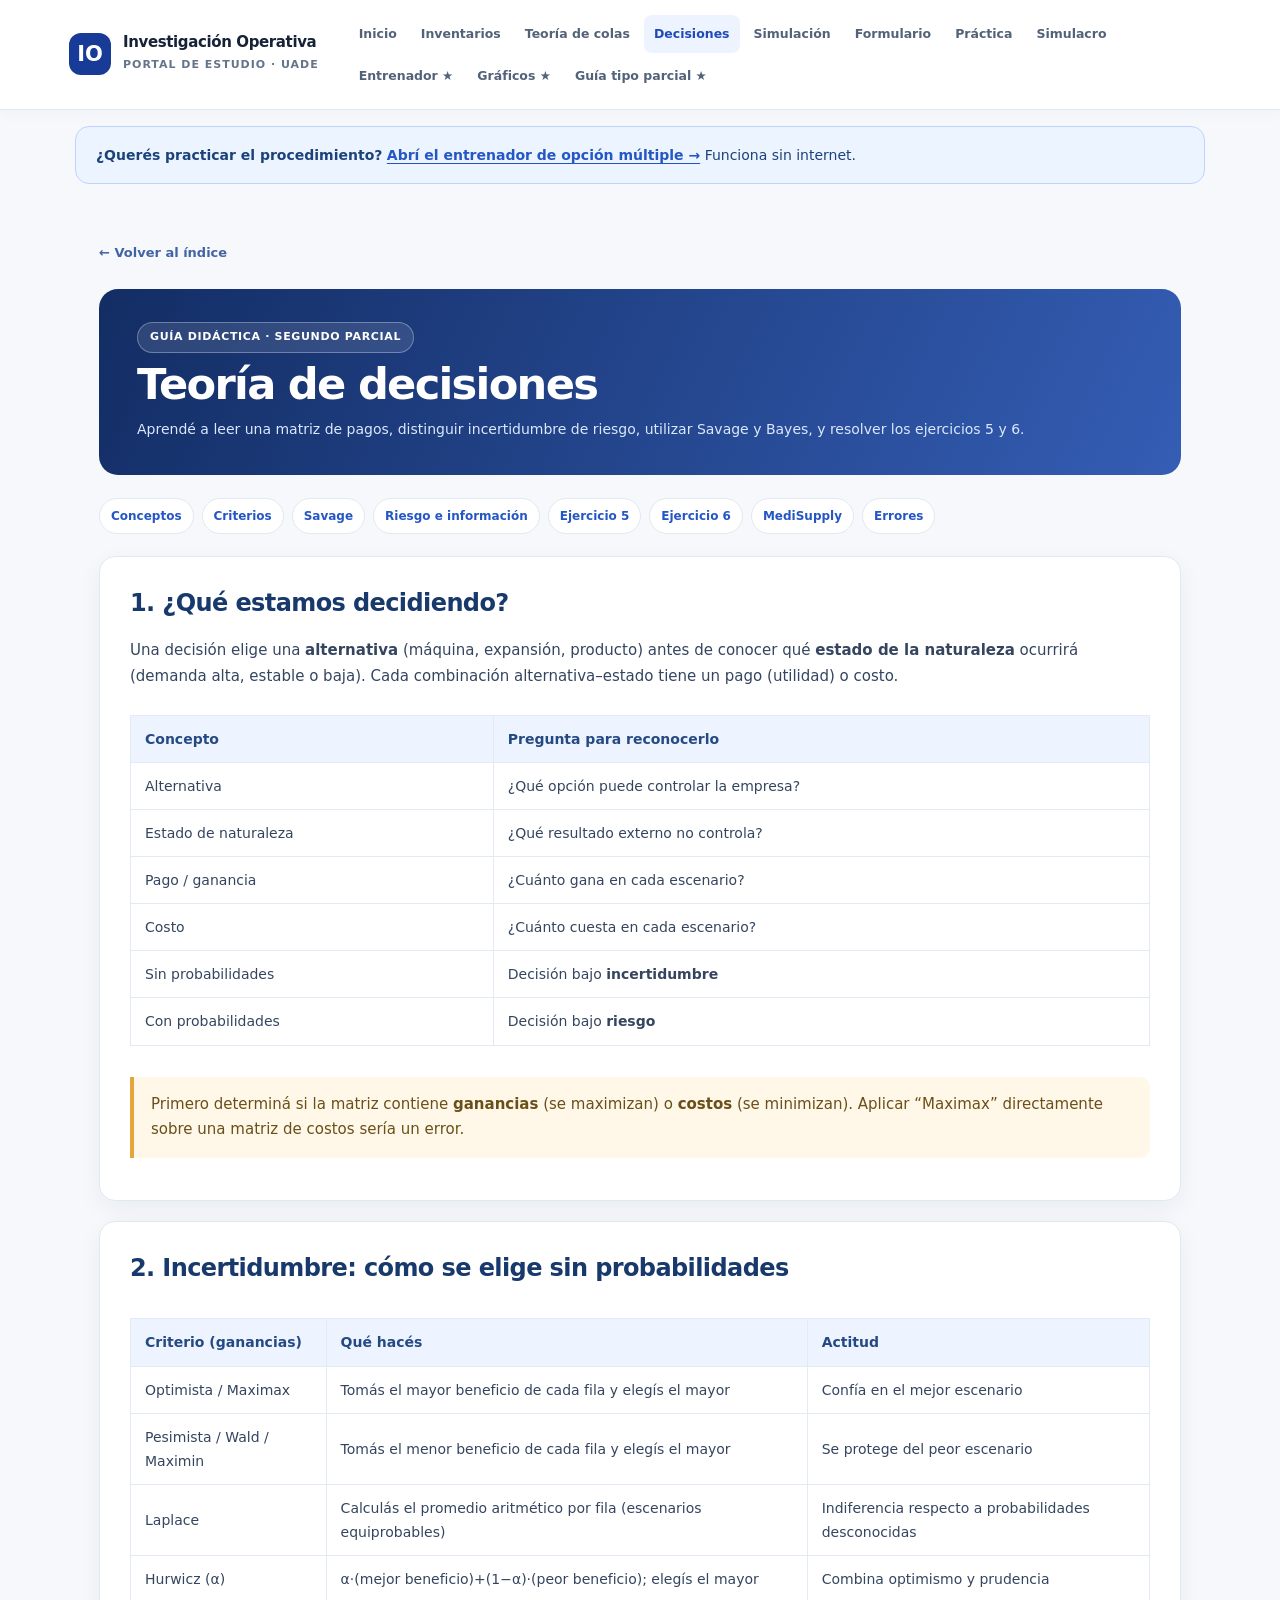
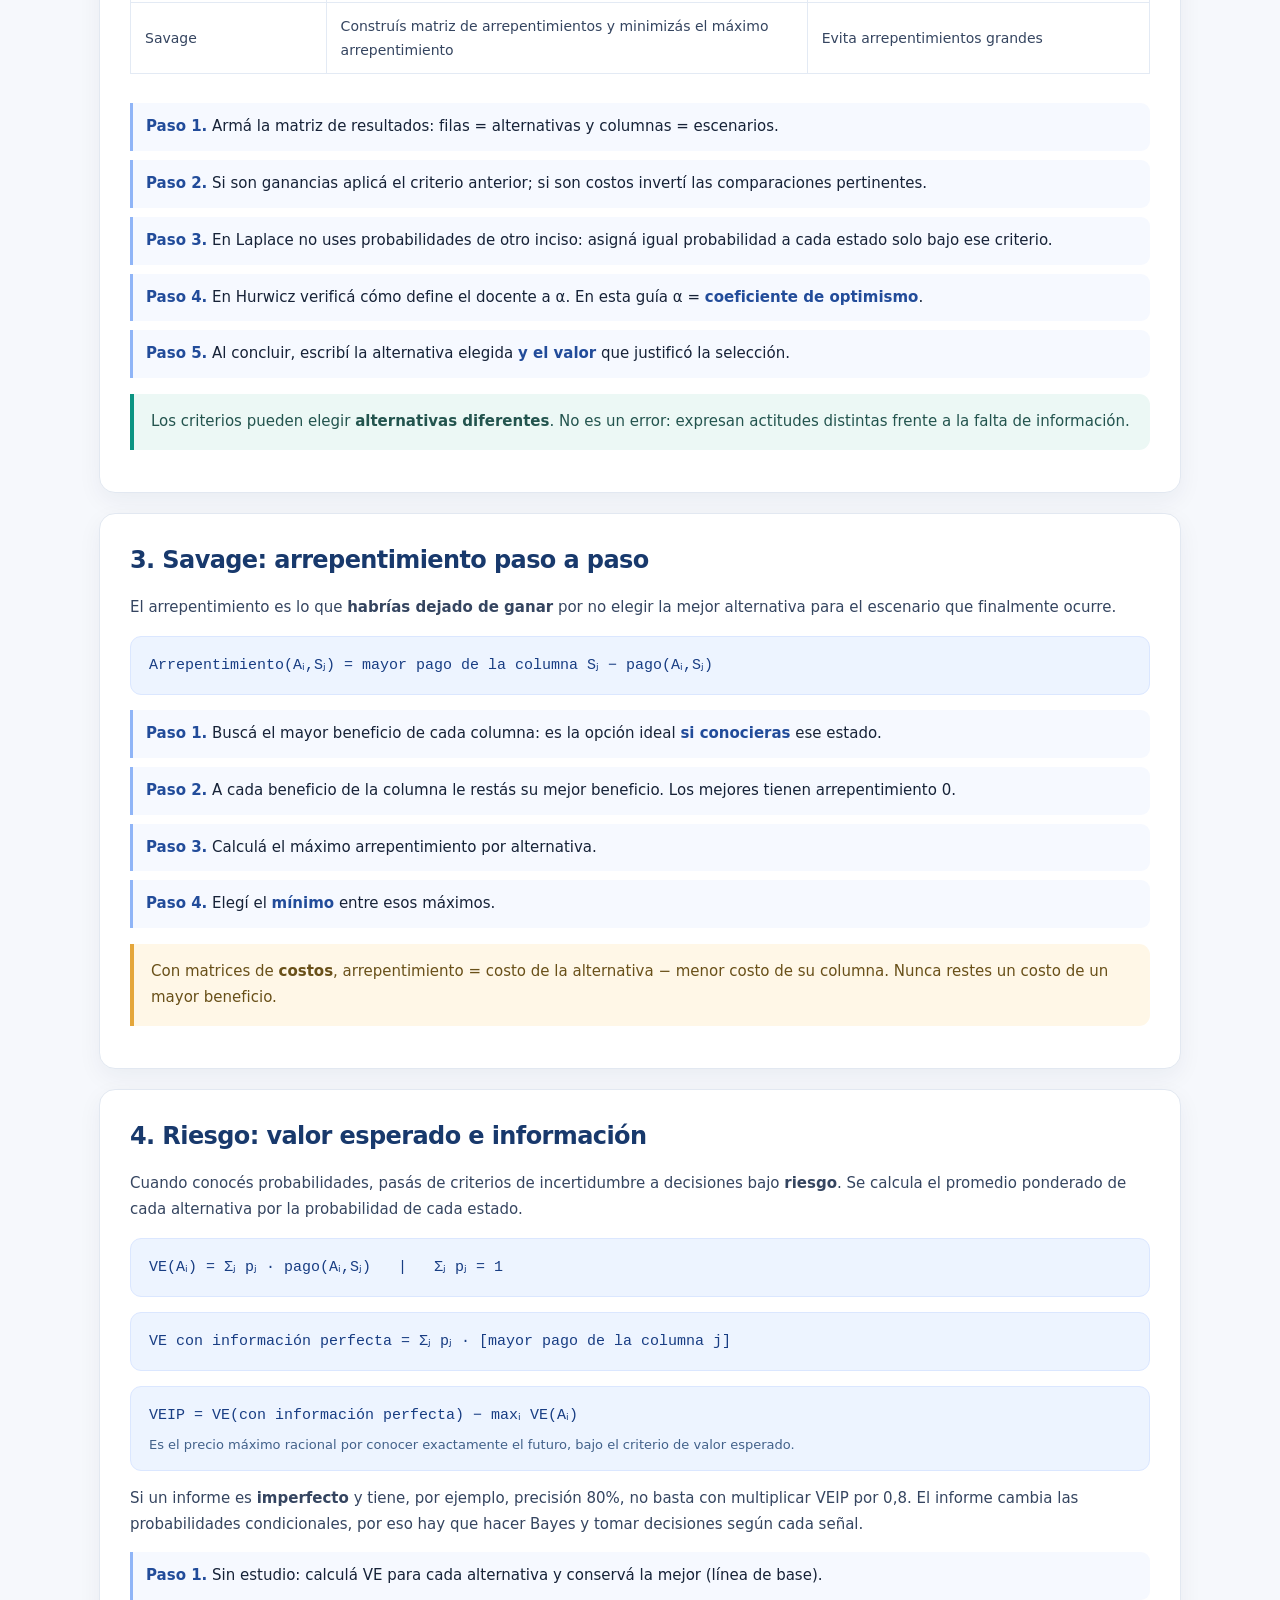
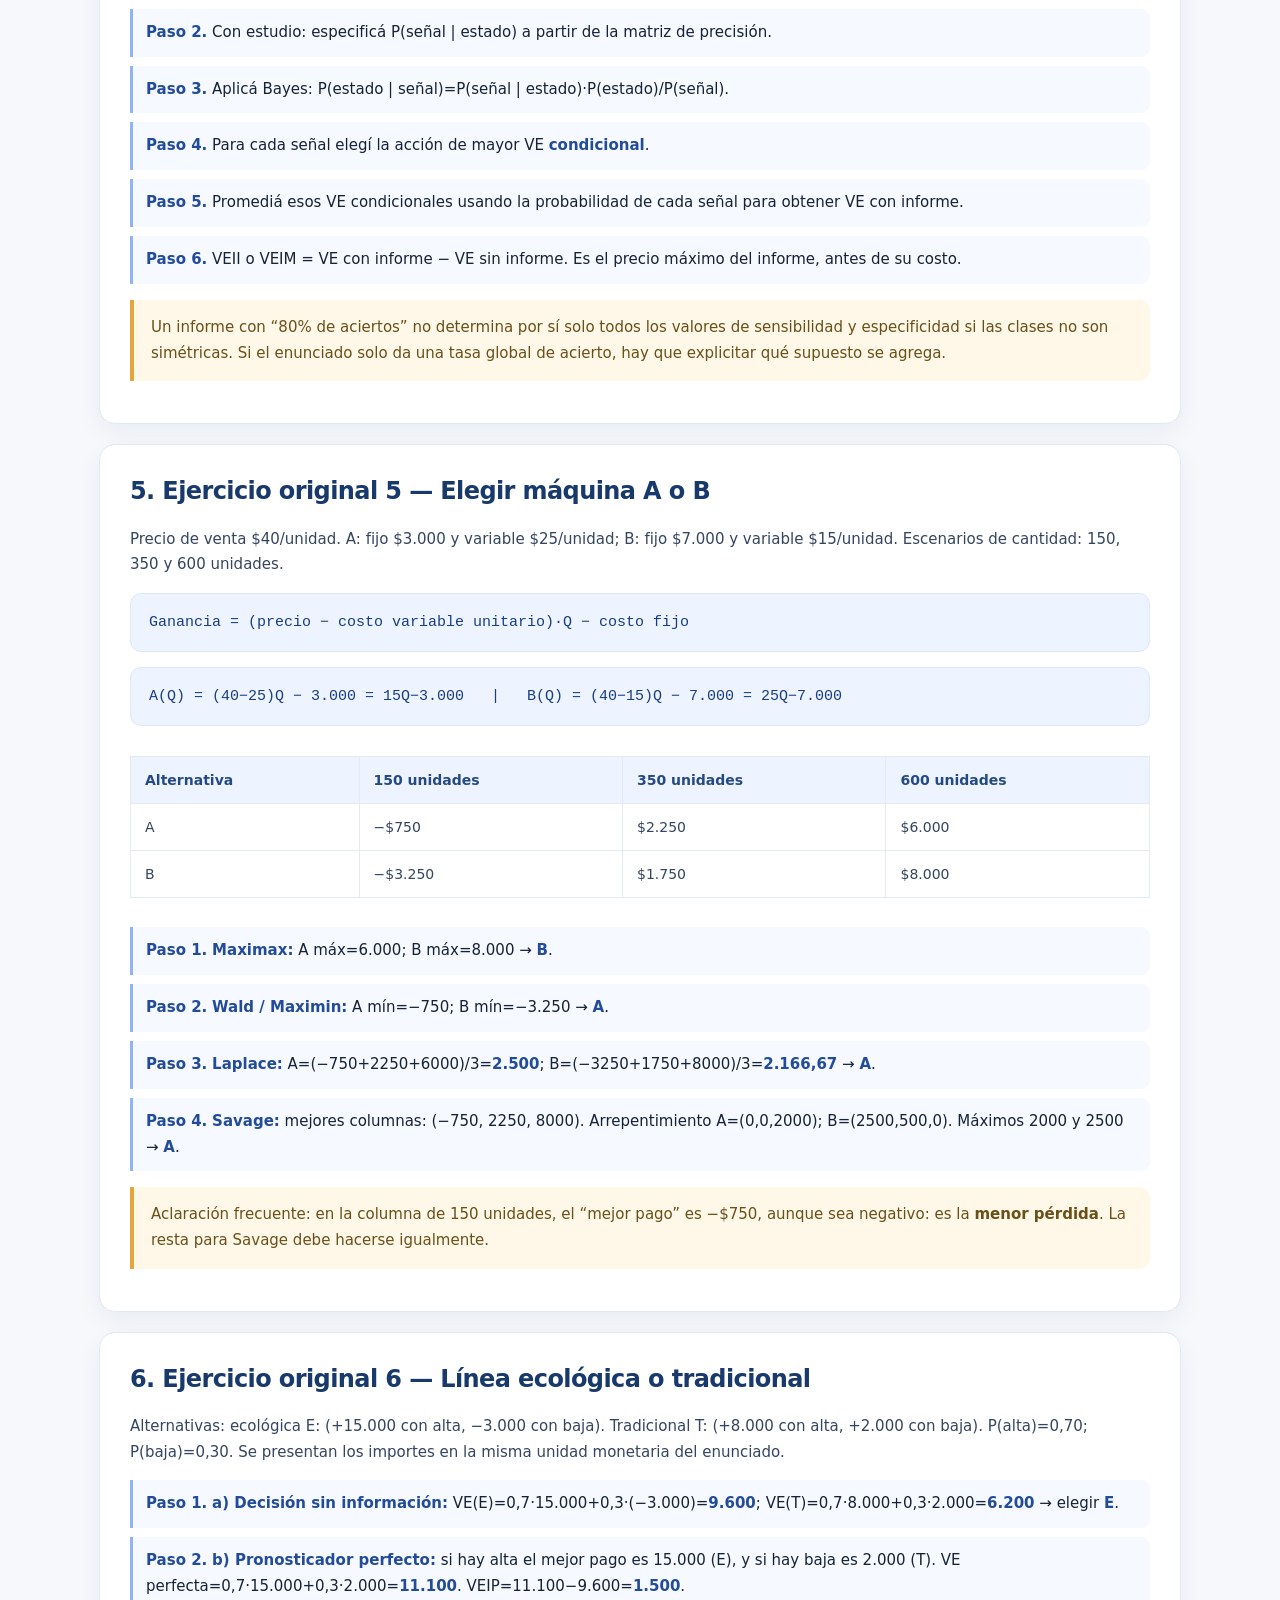
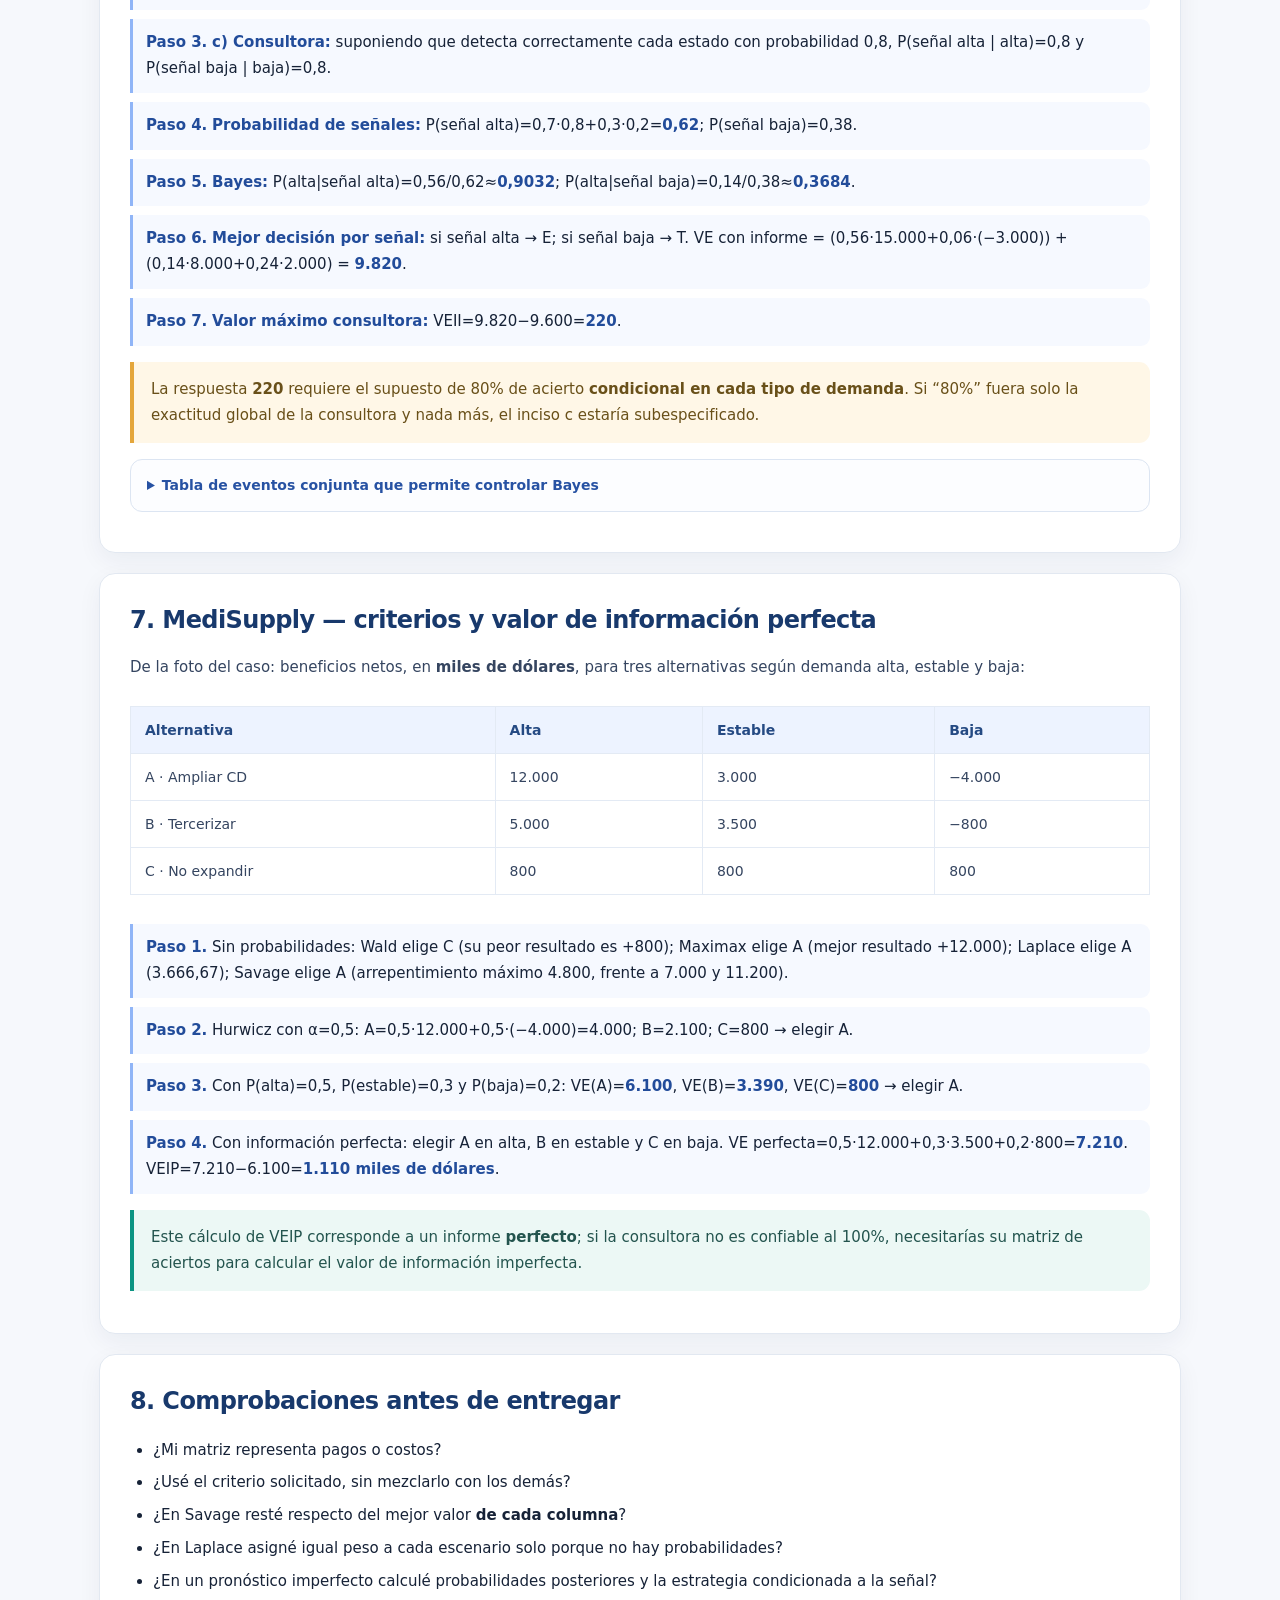
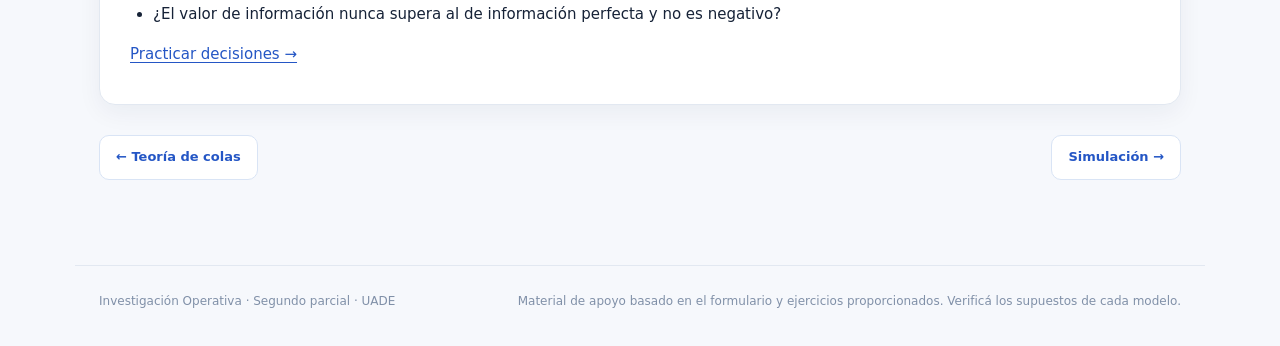
<file: decisiones.html>
<!doctype html><html lang="es"><head><meta charset="utf-8"><meta name="viewport" content="width=device-width,initial-scale=1"><meta name="theme-color" content="#163574"><meta name="description" content="Aprendé a leer una matriz de pagos, distinguir incertidumbre de riesgo, utilizar Savage y Bayes, y resolver los ejercicios 5 y 6."><title>Teoría de decisiones · Investigación Operativa</title><style>
:root{color-scheme:light;--bg:#f6f8fc;--white:#fff;--ink:#162237;--muted:#64748b;--blue:#2957d5;--border:#e2e8f1;--soft:#edf3ff;--teal:#0f918b;--shadow:0 8px 25px rgba(24,43,80,.055)}
*{box-sizing:border-box}html{scroll-behavior:smooth}body{margin:0;background:var(--bg);color:var(--ink);font:16px/1.7 Inter,ui-sans-serif,system-ui,-apple-system,BlinkMacSystemFont,'Segoe UI',sans-serif}a{color:#2456c5;text-underline-offset:3px}a:hover{color:#153999}.site-header{background:rgba(255,255,255,.97);border-bottom:1px solid var(--border);position:sticky;top:0;z-index:10;box-shadow:0 3px 16px rgba(18,43,85,.03)}.header-inner{max-width:1190px;margin:auto;display:flex;align-items:center;gap:30px;padding:15px 24px}.brand{display:flex;align-items:center;gap:12px;text-decoration:none;color:var(--ink);flex-shrink:0}.brand-icon{width:42px;height:42px;display:grid;place-items:center;background:#183b97;color:white;border-radius:12px;font-size:21px;font-weight:800}.brand-name{font-weight:800;letter-spacing:-.025em;line-height:1.2;font-size:15px}.brand-sub{font-size:11px;letter-spacing:.09em;text-transform:uppercase;color:var(--muted);font-weight:650}.top-nav{display:flex;gap:4px;flex-wrap:wrap}.top-nav a{color:#526279;text-decoration:none;font-weight:650;font-size:12.5px;padding:8px 10px;border-radius:8px;white-space:nowrap}.top-nav a:hover,.top-nav a.active{background:var(--soft);color:#204ab8}.container{max-width:1130px;margin:auto;padding:32px 24px 85px}.hero{border-radius:22px;position:relative;overflow:hidden;background:linear-gradient(118deg,#11295c 0%,#264c9b 62%,#3d6aca 100%);color:white;padding:46px 48px;margin-bottom:26px;box-shadow:0 18px 35px rgba(30,59,130,.16)}.hero:after{content:'';position:absolute;right:-110px;top:-140px;width:410px;height:410px;border:1px solid rgba(255,255,255,.16);border-radius:50%;box-shadow:0 0 0 65px rgba(255,255,255,.035),0 0 0 130px rgba(255,255,255,.03);pointer-events:none}.pill{display:inline-flex;align-items:center;gap:7px;border:1px solid rgba(255,255,255,.3);background:rgba(255,255,255,.11);color:white;border-radius:999px;padding:5px 12px;font-weight:700;letter-spacing:.06em;font-size:11px;text-transform:uppercase}.hero h1{font-size:clamp(2rem,4vw,3.35rem);line-height:1.1;letter-spacing:-.04em;margin:18px 0 16px;max-width:710px}.hero p{font-size:16px;line-height:1.7;color:#dce7ff;max-width:650px;margin:0}.hero-meta{display:flex;gap:18px;flex-wrap:wrap;margin-top:28px}.hero-meta span{background:rgba(255,255,255,.12);padding:9px 13px;border-radius:10px;font-size:13px;font-weight:650}.section-top{display:flex;align-items:end;justify-content:space-between;gap:12px;margin:37px 0 16px}.section-top h2{margin:0!important}.section-kicker{font-size:12px;font-weight:800;letter-spacing:.12em;text-transform:uppercase;color:#3c6aca}.section-top p{color:var(--muted);font-size:13px;margin:0}.cards{display:grid;grid-template-columns:repeat(3,minmax(0,1fr));gap:16px}.topic-card{background:var(--white);border:1px solid var(--border);border-radius:17px;padding:23px;text-decoration:none;color:var(--ink);box-shadow:var(--shadow);transition:transform .15s,border-color .15s,box-shadow .15s;min-height:204px;display:flex;flex-direction:column}.topic-card:hover{transform:translateY(-3px);box-shadow:0 14px 28px rgba(28,50,95,.10);border-color:#c1d1ef;color:var(--ink)}.topic-icon{display:grid;place-items:center;width:43px;height:43px;border-radius:12px;font-weight:800;font-size:22px;background:#eaf0ff;color:#2855bc}.topic-card:nth-child(2) .topic-icon{background:#e5f7f3;color:#137c74}.topic-card:nth-child(3) .topic-icon{background:#f3eaff;color:#7552bf}.topic-card:nth-child(4) .topic-icon{background:#fff2e7;color:#be762d}.topic-card:nth-child(5) .topic-icon{background:#e9f4ff;color:#1d81bb}.topic-card:nth-child(6) .topic-icon{background:#f3f2e8;color:#757826}.topic-card h3{font-size:19px;letter-spacing:-.03em;margin:15px 0 6px;line-height:1.35}.topic-card p{font-size:13.5px;color:#64748b;line-height:1.6;margin:0}.topic-card .arrow{margin-top:auto;padding-top:17px;color:#2957d5;font-weight:800;font-size:13px}.info-grid{display:grid;grid-template-columns:1.15fr .85fr;gap:18px;margin-top:26px}.info-panel{background:#fff;border:1px solid var(--border);border-radius:17px;padding:24px;box-shadow:var(--shadow)}.info-panel h2{margin:0 0 12px;font-size:20px}.info-panel ol{padding-left:23px;margin-bottom:0}.info-panel li{padding:3px 0;font-size:14px}.resource{display:flex;gap:12px;align-items:center;border:1px solid var(--border);padding:12px;border-radius:12px;text-decoration:none;margin:10px 0;font-size:14px;font-weight:650}.resource:hover{background:#f7faff}.resource .file-icon{padding:7px;background:#eef3ff;border-radius:9px}.content-heading{margin:0 0 23px}.backlink{text-decoration:none;color:#4264a3;font-size:13px;font-weight:700}.page-heading{background:linear-gradient(115deg,#132d64,#345db4);color:white;border-radius:19px;padding:33px 38px;margin-bottom:23px}.page-heading h1{font-size:clamp(1.9rem,3.7vw,2.7rem);line-height:1.15;letter-spacing:-.04em;margin:7px 0}.page-heading p{color:#dbe8ff;margin:8px 0 0;font-size:14px}.lesson{background:#fff;border:1px solid var(--border);border-radius:16px;padding:26px 30px;margin-bottom:18px;box-shadow:var(--shadow)}.lesson h2{margin:0 0 14px;font-size:23px;letter-spacing:-.025em;color:#18396c}.lesson h3{font-size:17px;letter-spacing:-.01em;margin:22px 0 8px;color:#244d89}.lesson p{margin:10px 0;color:#354560}.lesson ol,.lesson ul{padding-left:23px}.lesson li{margin:7px 0}.formula{background:#edf4ff;border:1px solid #dbe7ff;color:#183d83;border-radius:11px;padding:15px 18px;margin:15px 0;font-family:ui-monospace,SFMono-Regular,Consolas,monospace;font-size:15px;overflow:auto}.lesson table{width:100%;border-collapse:collapse;margin:15px 0;font-size:14px;display:block;overflow-x:auto}.lesson th{background:#edf3ff;color:#254a83;text-align:left;font-weight:750}.lesson th,.lesson td{padding:11px 14px;border:1px solid #e3eaf4}.lesson td{color:#354560}.warn{background:#fff8e9;border-left:4px solid #e2a53a;padding:14px 17px;border-radius:0 9px 9px 0;color:#76521d!important}.lesson details{border:1px solid #dce5f2;border-radius:12px;margin:14px 0;padding:13px 16px;background:#fcfdff}.lesson summary{cursor:pointer;color:#2752a3;font-weight:750}.lesson code{background:#edf3ff;color:#284a7f;padding:2px 6px;border-radius:5px}button{background:#2858bf;border:none;color:#fff;font-weight:750;border-radius:9px;padding:10px 17px;cursor:pointer}input{border:1px solid #bac7da;border-radius:9px;padding:10px 12px;max-width:100%}.footer{max-width:1130px;margin:auto;border-top:1px solid var(--border);padding:25px 24px 35px;color:#8090a8;font-size:12px;display:flex;justify-content:space-between;flex-wrap:wrap;gap:10px}.eyebrow{letter-spacing:.11em;text-transform:uppercase;font-size:12px;font-weight:800;color:#4672c9}.no-css-note{display:none}@media(max-width:970px){.header-inner{align-items:flex-start;flex-direction:column;gap:10px}.top-nav{gap:0}.cards{grid-template-columns:repeat(2,minmax(0,1fr))}.hero{padding:37px}}@media(max-width:640px){.container{padding:22px 15px 65px}.hero{padding:31px 23px;border-radius:17px}.hero h1{font-size:2rem}.cards,.info-grid{grid-template-columns:1fr}.topic-card{min-height:170px}.page-heading{padding:27px 24px}.lesson{padding:21px 19px}.header-inner{padding:12px 15px}.top-nav a{font-size:12px;padding:7px 8px}.footer{padding:20px 15px}}

body{font-size:15px;line-height:1.72}.lesson{margin-bottom:20px}.lesson>p:first-of-type{margin-top:0}.lesson h2{font-size:24px}.lesson h3{margin-top:25px}.lesson h4{margin:20px 0 6px;color:#2c5288;font-size:15px}
.learn-map{display:flex;flex-wrap:wrap;gap:8px;margin:0 0 22px}.learn-map a{padding:7px 11px;background:white;border:1px solid var(--border);border-radius:999px;font-weight:650;font-size:12px;text-decoration:none}.learn-map a:hover{background:#edf3ff}
.section-label{font-weight:800;letter-spacing:.09em;text-transform:uppercase;color:#5177b5;font-size:12px;margin:0 0 7px}.step-list{list-style:none!important;padding:0!important;margin:14px 0}.step-list li{border-left:3px solid #90b5f7;padding:11px 13px;margin:0 0 9px;background:#f6f9ff;border-radius:0 9px 9px 0}.step-list b{color:#224c9a}.callout{margin:16px 0;padding:15px 17px;background:#ecf8f5;border-left:4px solid #0c9482;border-radius:0 11px 11px 0;color:#23544e}.callout.warning{background:#fff7e7;border-color:#e4a63b;color:#695019}.callout strong{color:inherit}
.formula{white-space:normal;line-height:1.8;font-size:15px}.formula .meaning{display:block;font:13px/1.6 Inter,ui-sans-serif,system-ui,sans-serif;color:#42618a;margin-top:6px}.small{font-size:13px;color:#68778e}.example-tag{display:inline-block;color:#2861bd;background:#eaf2ff;border-radius:7px;padding:3px 8px;font-weight:800;font-size:11px;letter-spacing:.08em;text-transform:uppercase}.timeline{display:flex;flex-wrap:wrap;gap:9px;margin:12px 0}.timeline>*{flex:1;min-width:120px;background:#f2f6fd;padding:12px;border:1px solid #e0e9f7;border-radius:10px;font-size:13px}.timeline b{display:block;font-size:18px;color:#1c468f}
.lesson details{transition:background .2s}.lesson details[open]{background:#f6f9ff}.lesson details summary{font-size:14px}.solution-content{padding:13px 2px 2px}.solution-content p{font-size:14px}.index-count{display:inline-block;font-size:12px;color:#58749f;background:#edf4ff;padding:3px 9px;border-radius:8px;font-weight:700}.nextlinks{display:flex;justify-content:space-between;gap:12px;flex-wrap:wrap;margin-top:30px}.nextlinks a{background:white;border:1px solid #d9e4f5;padding:10px 16px;border-radius:10px;text-decoration:none;font-size:13px;font-weight:750}.table-wrap{overflow-x:auto;max-width:100%}.lesson table{display:table;width:100%;table-layout:auto}.lesson td,.lesson th{white-space:normal;min-width:70px}.mini{font-size:13px}.formula-list li{margin:12px 0}.score{border:1px solid #dbe6f8;border-radius:10px;padding:14px;background:#f7faff}.footnote{font-size:12px!important;color:#697d99!important}.link-list{display:grid;grid-template-columns:repeat(2,minmax(0,1fr));gap:10px}.link-list a{padding:12px;border:1px solid var(--border);border-radius:10px;text-decoration:none;font-weight:650}.link-list a:hover{background:#f2f6ff}.lesson pre{white-space:pre-wrap;word-break:break-word;background:#132e59;color:#eff6ff;padding:15px 17px;border-radius:12px;overflow-x:auto;font-size:13px;line-height:1.7}.practice-grid{display:grid;grid-template-columns:1fr 1fr;gap:12px}.practice-grid>div{border:1px solid #dfe7f1;border-radius:12px;padding:15px;background:#fbfcff}.muted{color:#60718a}.tag{font-size:12px;display:inline-block;background:#f1f5fb;border-radius:6px;padding:3px 7px;margin:2px;color:#455b7c}
@media(max-width:680px){.practice-grid,.link-list{grid-template-columns:1fr}.lesson table{display:block}.timeline>*{min-width:150px}}
@media print{.site-header,.footer,.nextlinks,.learn-map{display:none}.container{max-width:none;padding:0}.page-heading{background:#18396c!important;-webkit-print-color-adjust:exact;print-color-adjust:exact}.lesson{break-inside:auto;box-shadow:none}.lesson details:not([open]) .solution-content{display:block}}
</style></head><body><header class="site-header"><div class="header-inner"><a href="index.html" class="brand"><span class="brand-icon">IO</span><span><span class="brand-name" style="display:block">Investigación Operativa</span><span class="brand-sub">Portal de estudio · UADE</span></span></a><nav class="top-nav"><a href="index.html" class="">Inicio</a><a href="inventarios.html" class="">Inventarios</a><a href="colas.html" class="">Teoría de colas</a><a href="decisiones.html" class="active">Decisiones</a><a href="simulacion.html" class="">Simulación</a><a href="formulario.html" class="">Formulario</a><a href="practica.html" class="">Práctica</a><a href="simulacro.html" class="">Simulacro</a><a href="entrenador.html">Entrenador ★</a><a href="graficos.html">Gráficos ★</a><a href="guia-ejercicios-parcial.html">Guía tipo parcial ★</a></nav></div></header><aside style="max-width:1130px;margin:16px auto 24px;padding:16px 20px;background:#ecf4ff;border:1px solid #bdd4ff;border-radius:14px;color:#1b427b;font-size:14px"><strong>¿Querés practicar el procedimiento?</strong> <a style="font-weight:800" href="entrenador.html?tema=Teoría%20de%20decisiones">Abrí el entrenador de opción múltiple →</a> Funciona sin internet.</aside><main class="container"><div class="content-heading"><a class="backlink" href="index.html">← Volver al índice</a></div><div class="page-heading"><span class="pill">GUÍA DIDÁCTICA · SEGUNDO PARCIAL</span><h1>Teoría de decisiones</h1><p>Aprendé a leer una matriz de pagos, distinguir incertidumbre de riesgo, utilizar Savage y Bayes, y resolver los ejercicios 5 y 6.</p></div><nav class="learn-map" aria-label="Secciones de la clase"><a href="#fundamentos">Conceptos</a><a href="#criterios">Criterios</a><a href="#sav">Savage</a><a href="#riesgo">Riesgo e información</a><a href="#e5">Ejercicio 5</a><a href="#e6">Ejercicio 6</a><a href="#medi">MediSupply</a><a href="#comp">Errores</a></nav><section class="lesson" id="fundamentos"><h2>1. ¿Qué estamos decidiendo?</h2><p>Una decisión elige una <b>alternativa</b> (máquina, expansión, producto) antes de conocer qué <b>estado de la naturaleza</b> ocurrirá (demanda alta, estable o baja). Cada combinación alternativa–estado tiene un pago (utilidad) o costo.</p><div class="table-wrap"><table><thead><tr><th>Concepto</th><th>Pregunta para reconocerlo</th></tr></thead><tbody><tr><td>Alternativa</td><td>¿Qué opción puede controlar la empresa?</td></tr><tr><td>Estado de naturaleza</td><td>¿Qué resultado externo no controla?</td></tr><tr><td>Pago / ganancia</td><td>¿Cuánto gana en cada escenario?</td></tr><tr><td>Costo</td><td>¿Cuánto cuesta en cada escenario?</td></tr><tr><td>Sin probabilidades</td><td>Decisión bajo <b>incertidumbre</b></td></tr><tr><td>Con probabilidades</td><td>Decisión bajo <b>riesgo</b></td></tr></tbody></table></div><div class="callout warning">Primero determiná si la matriz contiene <b>ganancias</b> (se maximizan) o <b>costos</b> (se minimizan). Aplicar “Maximax” directamente sobre una matriz de costos sería un error.</div></section><section class="lesson" id="criterios"><h2>2. Incertidumbre: cómo se elige sin probabilidades</h2><div class="table-wrap"><table><thead><tr><th>Criterio (ganancias)</th><th>Qué hacés</th><th>Actitud</th></tr></thead><tbody><tr><td>Optimista / Maximax</td><td>Tomás el mayor beneficio de cada fila y elegís el mayor</td><td>Confía en el mejor escenario</td></tr><tr><td>Pesimista / Wald / Maximin</td><td>Tomás el menor beneficio de cada fila y elegís el mayor</td><td>Se protege del peor escenario</td></tr><tr><td>Laplace</td><td>Calculás el promedio aritmético por fila (escenarios equiprobables)</td><td>Indiferencia respecto a probabilidades desconocidas</td></tr><tr><td>Hurwicz (α)</td><td>α·(mejor beneficio)+(1−α)·(peor beneficio); elegís el mayor</td><td>Combina optimismo y prudencia</td></tr><tr><td>Savage</td><td>Construís matriz de arrepentimientos y minimizás el máximo arrepentimiento</td><td>Evita arrepentimientos grandes</td></tr></tbody></table></div><ol class="step-list"><li><b>Paso 1.</b> Armá la matriz de resultados: filas = alternativas y columnas = escenarios.</li><li><b>Paso 2.</b> Si son ganancias aplicá el criterio anterior; si son costos invertí las comparaciones pertinentes.</li><li><b>Paso 3.</b> En Laplace no uses probabilidades de otro inciso: asigná igual probabilidad a cada estado solo bajo ese criterio.</li><li><b>Paso 4.</b> En Hurwicz verificá cómo define el docente a α. En esta guía α = <b>coeficiente de optimismo</b>.</li><li><b>Paso 5.</b> Al concluir, escribí la alternativa elegida <b>y el valor</b> que justificó la selección.</li></ol><div class="callout ">Los criterios pueden elegir <b>alternativas diferentes</b>. No es un error: expresan actitudes distintas frente a la falta de información.</div></section><section class="lesson" id="sav"><h2>3. Savage: arrepentimiento paso a paso</h2><p>El arrepentimiento es lo que <b>habrías dejado de ganar</b> por no elegir la mejor alternativa para el escenario que finalmente ocurre.</p><div class="formula">Arrepentimiento(Aᵢ,Sⱼ) = mayor pago de la columna Sⱼ − pago(Aᵢ,Sⱼ)</div><ol class="step-list"><li><b>Paso 1.</b> Buscá el mayor beneficio de cada columna: es la opción ideal <b>si conocieras</b> ese estado.</li><li><b>Paso 2.</b> A cada beneficio de la columna le restás su mejor beneficio. Los mejores tienen arrepentimiento 0.</li><li><b>Paso 3.</b> Calculá el máximo arrepentimiento por alternativa.</li><li><b>Paso 4.</b> Elegí el <b>mínimo</b> entre esos máximos.</li></ol><div class="callout warning">Con matrices de <b>costos</b>, arrepentimiento = costo de la alternativa − menor costo de su columna. Nunca restes un costo de un mayor beneficio.</div></section><section class="lesson" id="riesgo"><h2>4. Riesgo: valor esperado e información</h2><p>Cuando conocés probabilidades, pasás de criterios de incertidumbre a decisiones bajo <b>riesgo</b>. Se calcula el promedio ponderado de cada alternativa por la probabilidad de cada estado.</p><div class="formula">VE(Aᵢ) = Σⱼ pⱼ · pago(Aᵢ,Sⱼ) &nbsp; | &nbsp; Σⱼ pⱼ = 1</div><div class="formula">VE con información perfecta = Σⱼ pⱼ · [mayor pago de la columna j]</div><div class="formula">VEIP = VE(con información perfecta) − maxᵢ VE(Aᵢ)<span class=meaning>Es el precio máximo racional por conocer exactamente el futuro, bajo el criterio de valor esperado.</span></div><p>Si un informe es <b>imperfecto</b> y tiene, por ejemplo, precisión 80%, no basta con multiplicar VEIP por 0,8. El informe cambia las probabilidades condicionales, por eso hay que hacer Bayes y tomar decisiones según cada señal.</p><ol class="step-list"><li><b>Paso 1.</b> Sin estudio: calculá VE para cada alternativa y conservá la mejor (línea de base).</li><li><b>Paso 2.</b> Con estudio: especificá P(señal | estado) a partir de la matriz de precisión.</li><li><b>Paso 3.</b> Aplicá Bayes: P(estado | señal)=P(señal | estado)·P(estado)/P(señal).</li><li><b>Paso 4.</b> Para cada señal elegí la acción de mayor VE <b>condicional</b>.</li><li><b>Paso 5.</b> Promediá esos VE condicionales usando la probabilidad de cada señal para obtener VE con informe.</li><li><b>Paso 6.</b> VEII o VEIM = VE con informe − VE sin informe. Es el precio máximo del informe, antes de su costo.</li></ol><div class="callout warning">Un informe con “80% de aciertos” no determina por sí solo todos los valores de sensibilidad y especificidad si las clases no son simétricas. Si el enunciado solo da una tasa global de acierto, hay que explicitar qué supuesto se agrega.</div></section><section class="lesson" id="e5"><h2>5. Ejercicio original 5 — Elegir máquina A o B</h2><p>Precio de venta $40/unidad. A: fijo $3.000 y variable $25/unidad; B: fijo $7.000 y variable $15/unidad. Escenarios de cantidad: 150, 350 y 600 unidades.</p><div class="formula">Ganancia = (precio − costo variable unitario)·Q − costo fijo</div><div class="formula">A(Q) = (40−25)Q − 3.000 = 15Q−3.000 &nbsp; | &nbsp; B(Q) = (40−15)Q − 7.000 = 25Q−7.000</div><div class="table-wrap"><table><thead><tr><th>Alternativa</th><th>150 unidades</th><th>350 unidades</th><th>600 unidades</th></tr></thead><tbody><tr><td>A</td><td>−$750</td><td>$2.250</td><td>$6.000</td></tr><tr><td>B</td><td>−$3.250</td><td>$1.750</td><td>$8.000</td></tr></tbody></table></div><ol class="step-list"><li><b>Paso 1.</b> <b>Maximax:</b> A máx=6.000; B máx=8.000 → <b>B</b>.</li><li><b>Paso 2.</b> <b>Wald / Maximin:</b> A mín=−750; B mín=−3.250 → <b>A</b>.</li><li><b>Paso 3.</b> <b>Laplace:</b> A=(−750+2250+6000)/3=<b>2.500</b>; B=(−3250+1750+8000)/3=<b>2.166,67</b> → <b>A</b>.</li><li><b>Paso 4.</b> <b>Savage:</b> mejores columnas: (−750, 2250, 8000). Arrepentimiento A=(0,0,2000); B=(2500,500,0). Máximos 2000 y 2500 → <b>A</b>.</li></ol><div class="callout warning">Aclaración frecuente: en la columna de 150 unidades, el “mejor pago” es −$750, aunque sea negativo: es la <b>menor pérdida</b>. La resta para Savage debe hacerse igualmente.</div></section><section class="lesson" id="e6"><h2>6. Ejercicio original 6 — Línea ecológica o tradicional</h2><p>Alternativas: ecológica E: (+15.000 con alta, −3.000 con baja). Tradicional T: (+8.000 con alta, +2.000 con baja). P(alta)=0,70; P(baja)=0,30. Se presentan los importes en la misma unidad monetaria del enunciado.</p><ol class="step-list"><li><b>Paso 1.</b> <b>a) Decisión sin información:</b> VE(E)=0,7·15.000+0,3·(−3.000)=<b>9.600</b>; VE(T)=0,7·8.000+0,3·2.000=<b>6.200</b> → elegir <b>E</b>.</li><li><b>Paso 2.</b> <b>b) Pronosticador perfecto:</b> si hay alta el mejor pago es 15.000 (E), y si hay baja es 2.000 (T). VE perfecta=0,7·15.000+0,3·2.000=<b>11.100</b>. VEIP=11.100−9.600=<b>1.500</b>.</li><li><b>Paso 3.</b> <b>c) Consultora:</b> suponiendo que detecta correctamente cada estado con probabilidad 0,8, P(señal alta | alta)=0,8 y P(señal baja | baja)=0,8.</li><li><b>Paso 4.</b> <b>Probabilidad de señales:</b> P(señal alta)=0,7·0,8+0,3·0,2=<b>0,62</b>; P(señal baja)=0,38.</li><li><b>Paso 5.</b> <b>Bayes:</b> P(alta|señal alta)=0,56/0,62≈<b>0,9032</b>; P(alta|señal baja)=0,14/0,38≈<b>0,3684</b>.</li><li><b>Paso 6.</b> <b>Mejor decisión por señal:</b> si señal alta → E; si señal baja → T. VE con informe = (0,56·15.000+0,06·(−3.000)) + (0,14·8.000+0,24·2.000) = <b>9.820</b>.</li><li><b>Paso 7.</b> <b>Valor máximo consultora:</b> VEII=9.820−9.600=<b>220</b>.</li></ol><div class="callout warning">La respuesta <b>220</b> requiere el supuesto de 80% de acierto <b>condicional en cada tipo de demanda</b>. Si “80%” fuera solo la exactitud global de la consultora y nada más, el inciso c estaría subespecificado.</div><details><summary>Tabla de eventos conjunta que permite controlar Bayes</summary><div class="solution-content"><div class="table-wrap"><table><thead><tr><th>Demanda real</th><th>Predice alta</th><th>Predice baja</th></tr></thead><tbody><tr><td>Alta (70%)</td><td>0,70×0,80 = 0,56</td><td>0,70×0,20 = 0,14</td></tr><tr><td>Baja (30%)</td><td>0,30×0,20 = 0,06</td><td>0,30×0,80 = 0,24</td></tr></tbody></table></div><p>P(señal alta)=0,56+0,06=0,62. P(señal baja)=0,14+0,24=0,38. Las cuatro probabilidades conjuntas suman 1.</p></div></details></section><section class="lesson" id="medi"><h2>7. MediSupply — criterios y valor de información perfecta</h2><p>De la foto del caso: beneficios netos, en <b>miles de dólares</b>, para tres alternativas según demanda alta, estable y baja:</p><div class="table-wrap"><table><thead><tr><th>Alternativa</th><th>Alta</th><th>Estable</th><th>Baja</th></tr></thead><tbody><tr><td>A · Ampliar CD</td><td>12.000</td><td>3.000</td><td>−4.000</td></tr><tr><td>B · Tercerizar</td><td>5.000</td><td>3.500</td><td>−800</td></tr><tr><td>C · No expandir</td><td>800</td><td>800</td><td>800</td></tr></tbody></table></div><ol class="step-list"><li><b>Paso 1.</b> Sin probabilidades: Wald elige C (su peor resultado es +800); Maximax elige A (mejor resultado +12.000); Laplace elige A (3.666,67); Savage elige A (arrepentimiento máximo 4.800, frente a 7.000 y 11.200).</li><li><b>Paso 2.</b> Hurwicz con α=0,5: A=0,5·12.000+0,5·(−4.000)=4.000; B=2.100; C=800 → elegir A.</li><li><b>Paso 3.</b> Con P(alta)=0,5, P(estable)=0,3 y P(baja)=0,2: VE(A)=<b>6.100</b>, VE(B)=<b>3.390</b>, VE(C)=<b>800</b> → elegir A.</li><li><b>Paso 4.</b> Con información perfecta: elegir A en alta, B en estable y C en baja. VE perfecta=0,5·12.000+0,3·3.500+0,2·800=<b>7.210</b>. VEIP=7.210−6.100=<b>1.110 miles de dólares</b>.</li></ol><div class="callout ">Este cálculo de VEIP corresponde a un informe <b>perfecto</b>; si la consultora no es confiable al 100%, necesitarías su matriz de aciertos para calcular el valor de información imperfecta.</div></section><section class="lesson" id="comp"><h2>8. Comprobaciones antes de entregar</h2><ul><li>¿Mi matriz representa pagos o costos?</li><li>¿Usé el criterio solicitado, sin mezclarlo con los demás?</li><li>¿En Savage resté respecto del mejor valor <b>de cada columna</b>?</li><li>¿En Laplace asigné igual peso a cada escenario solo porque no hay probabilidades?</li><li>¿En un pronóstico imperfecto calculé probabilidades posteriores y la estrategia condicionada a la señal?</li><li>¿El valor de información nunca supera al de información perfecta y no es negativo?</li></ul><p><a href="practica.html#decisiones">Practicar decisiones →</a></p></section><div class="nextlinks"><a href=colas.html>← Teoría de colas</a><a href=simulacion.html>Simulación →</a></div></main><footer class="footer"><span>Investigación Operativa · Segundo parcial · UADE</span><span>Material de apoyo basado en el formulario y ejercicios proporcionados. Verificá los supuestos de cada modelo.</span></footer></body></html>
</file>
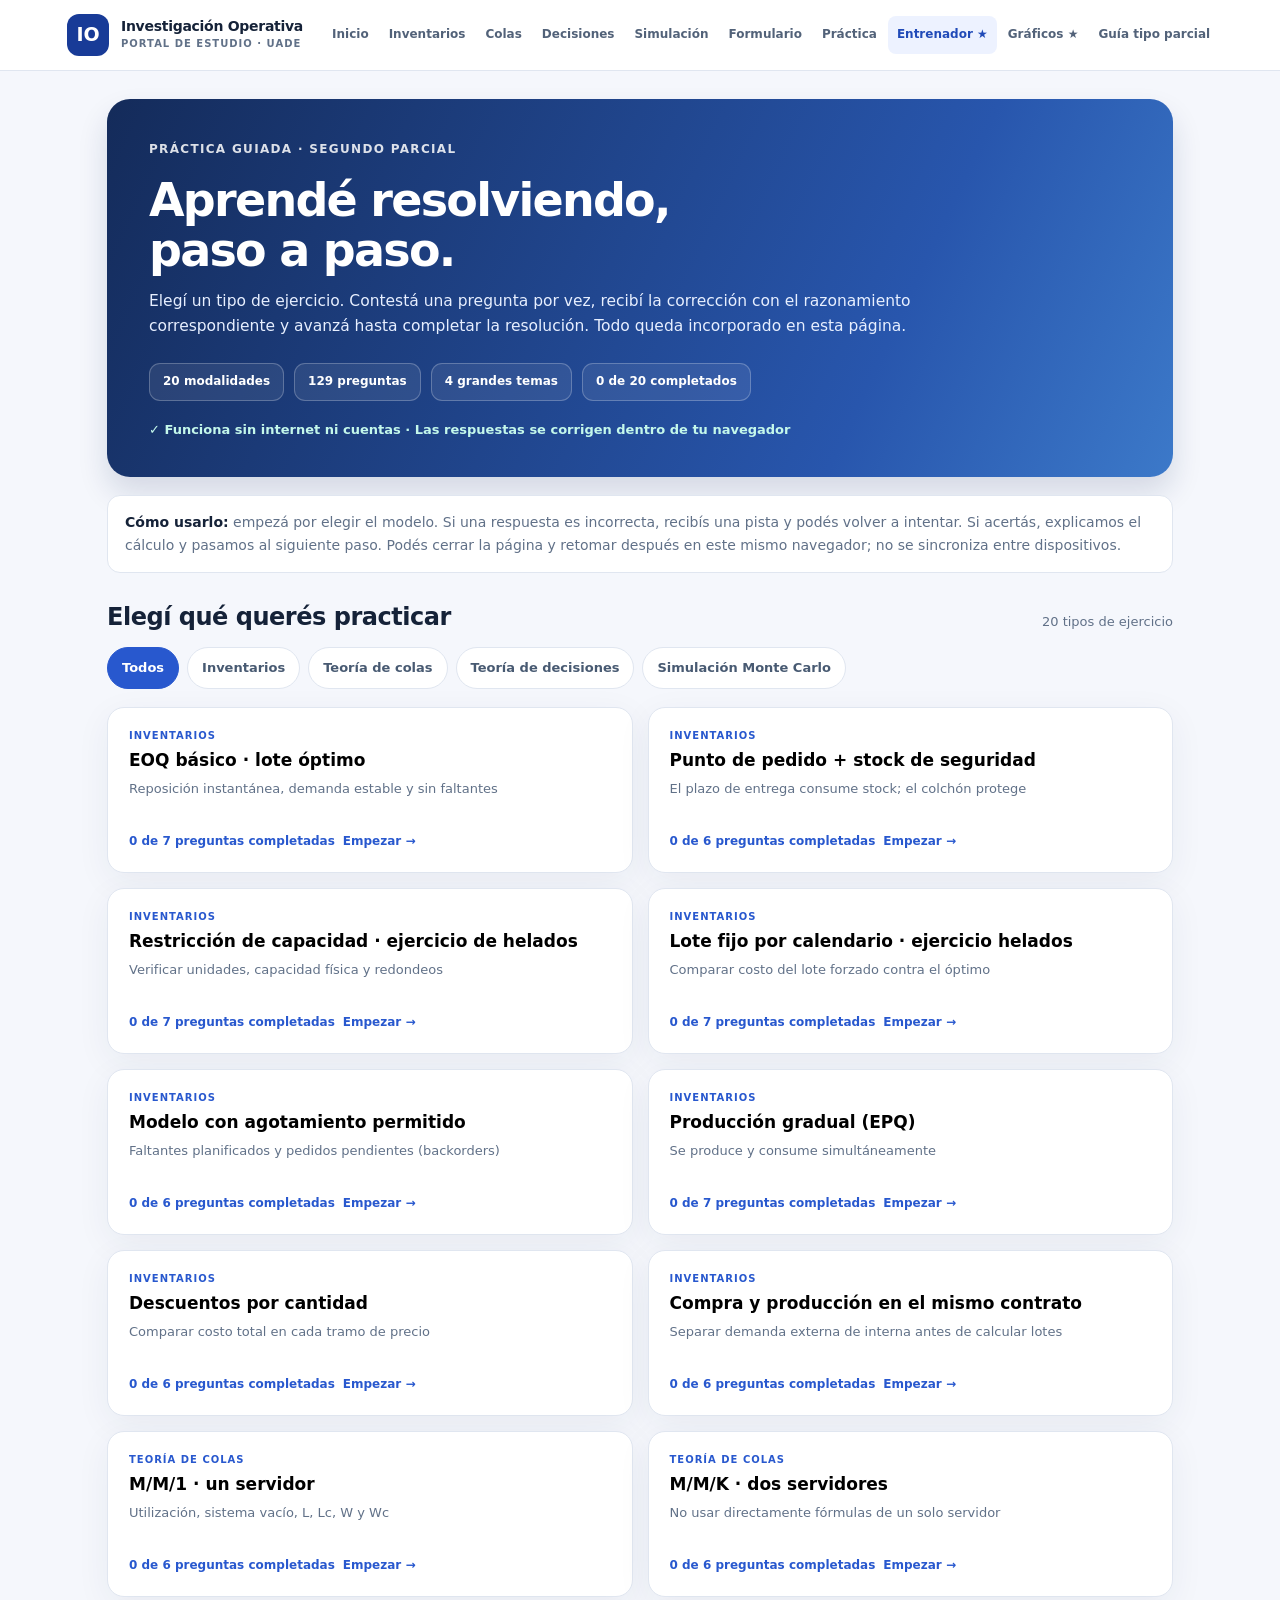
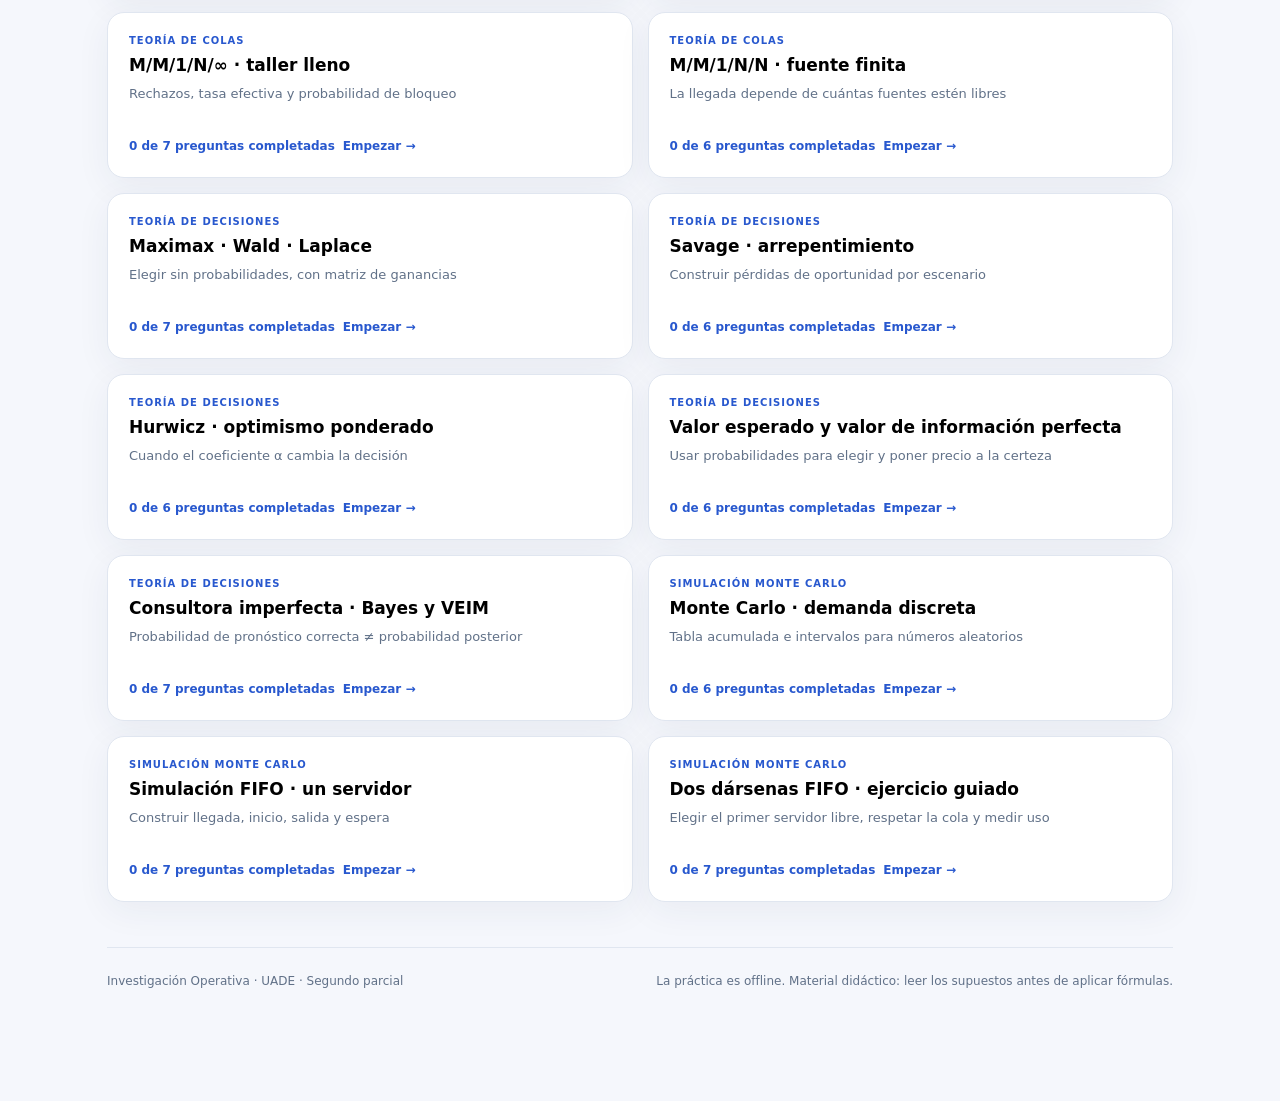
<file: entrenador.html>
<!doctype html>
<html lang="es"><head><meta charset="utf-8"><meta name="viewport" content="width=device-width, initial-scale=1">
<meta name="theme-color" content="#142e63"><meta name="description" content="129 preguntas guiadas en 20 modalidades de Investigación Operativa. Funciona sin internet.">
<title>Entrenador interactivo · Investigación Operativa</title>
<style>
:root{--bg:#f5f7fc;--white:#fff;--ink:#152238;--muted:#617188;--border:#e0e6f0;--blue:#2858ce;--blue-dark:#173f98;--soft:#edf2ff;--mint:#137669;--mint-bg:#ecfaf5;--danger:#a43d43;--danger-bg:#fff2f0;--shadow:0 9px 35px rgba(28,48,83,.06)}
*{box-sizing:border-box}html{scroll-behavior:smooth}body{margin:0;background:var(--bg);color:var(--ink);font:15.5px/1.65 -apple-system,BlinkMacSystemFont,'Segoe UI',system-ui,sans-serif}button,input{font:inherit}button{cursor:pointer}a{color:var(--blue)}.site-header{background:#fff;border-bottom:1px solid var(--border);position:sticky;top:0;z-index:50}.header-inner{max-width:1190px;margin:auto;display:flex;align-items:center;gap:20px;padding:14px 22px}.brand{display:flex;align-items:center;gap:12px;flex-shrink:0;color:var(--ink);text-decoration:none}.brand-icon{width:42px;height:42px;border-radius:12px;background:#183b97;color:#fff;display:grid;place-items:center;font-weight:800;font-size:19px}.brand-name{display:block;font-size:14px;font-weight:800;letter-spacing:-.02em;line-height:1.35}.brand-sub{display:block;font-size:10px;letter-spacing:.1em;font-weight:750;color:var(--muted);text-transform:uppercase}.top-nav{display:flex;gap:2px;overflow-x:auto;white-space:nowrap}.top-nav a{color:#526279;text-decoration:none;font-size:12px;font-weight:700;padding:9px;border-radius:8px}.top-nav a:hover,.top-nav a.active{background:var(--soft);color:#204ab8}.container{max-width:1110px;margin:auto;padding:28px 22px 86px}.hero{background:linear-gradient(115deg,#142b5a,#2856ad 72%,#3c79c9);border-radius:23px;padding:37px 42px;color:white;box-shadow:0 16px 30px rgba(15,38,86,.14)}.eyebrow{font-size:12px;text-transform:uppercase;letter-spacing:.11em;font-weight:800;opacity:.85}.hero h1{font-size:clamp(28px,5vw,46px);line-height:1.1;letter-spacing:-.038em;margin:13px 0}.hero p{color:#e7efff;max-width:770px;margin:0}.hero-stats{display:flex;flex-wrap:wrap;gap:10px;margin-top:23px}.stat{border:1px solid rgba(255,255,255,.24);background:rgba(255,255,255,.08);padding:8px 13px;border-radius:11px;font-size:12px;font-weight:700}.offline{margin-top:18px;display:flex;align-items:center;gap:10px;color:#c4f8eb;font-size:13px;font-weight:700}.main-note{margin:18px 0 24px;background:#fff;border:1px solid var(--border);padding:15px 17px;border-radius:13px;color:var(--muted);font-size:14px}.main-note strong{color:var(--ink)}.heading{display:flex;flex-wrap:wrap;gap:8px;justify-content:space-between;align-items:end;margin:30px 0 15px}.heading h2{margin:0;line-height:1.2;letter-spacing:-.02em;font-size:24px}.heading p{margin:0;color:var(--muted);font-size:13px}.toolbar{display:flex;flex-wrap:wrap;gap:8px;margin-bottom:18px}.chip{background:white;color:#485a72;border:1px solid var(--border);padding:9px 14px;border-radius:99px;font-weight:750;font-size:13px}.chip[aria-pressed="true"]{background:var(--blue);color:#fff;border-color:var(--blue)}.module-grid{display:grid;grid-template-columns:repeat(2,minmax(0,1fr));gap:15px}.module-card{background:#fff;border:1px solid var(--border);border-radius:17px;padding:20px 21px;box-shadow:var(--shadow);transition:box-shadow .16s,transform .16s;display:flex;flex-direction:column;text-align:left;min-height:166px}.module-card:hover{box-shadow:0 12px 28px rgba(27,61,126,.13);transform:translateY(-2px)}.module-card .tag{font-size:10px;letter-spacing:.1em;text-transform:uppercase;color:var(--blue);font-weight:850}.module-card strong{font-size:17px;line-height:1.28;margin:6px 0}.module-card p{font-size:13px;color:var(--muted);margin:0}.card-bottom{margin-top:auto;padding-top:14px;display:flex;gap:8px;justify-content:space-between;font-size:12px;color:var(--blue);font-weight:800}.tinybar{height:5px;background:#e6ecf8;border-radius:10px;margin-top:11px;overflow:hidden}.tinybar span{display:block;background:#19a58b;height:100%;transition:width .2s}.backline{display:flex;gap:8px;flex-wrap:wrap;align-items:center;justify-content:space-between;margin:8px 0 18px}.backline button{background:transparent;border:0;color:var(--blue);font-weight:750;font-size:13px;padding:8px 0}.category-text{color:var(--muted);font-size:12px}.exercise-intro{background:#fff;border:1px solid var(--border);padding:26px;border-radius:19px;margin-bottom:18px;box-shadow:var(--shadow)}.exercise-intro .tag{color:var(--blue);font-weight:800;font-size:11px;letter-spacing:.11em;text-transform:uppercase}.exercise-intro h2{font-size:27px;letter-spacing:-.03em;line-height:1.22;margin:8px 0}.exercise-intro p{margin:0;color:var(--muted)}.context{background:#f2f6ff;border-left:4px solid var(--blue);color:#2a3b5b;border-radius:7px;padding:15px 17px;margin-top:18px;white-space:pre-line}.source{font-size:12px;margin-top:12px;color:var(--muted)}.progress-track{height:8px;background:#e4eaf4;overflow:hidden;border-radius:8px;margin-top:17px}.progress-fill{height:100%;background:linear-gradient(90deg,#3b6bdd,#2cb6a3);transition:width .2s}.question-panel{background:#fff;border:1px solid var(--border);border-radius:19px;padding:27px;box-shadow:var(--shadow)}.qtop{display:flex;align-items:center;justify-content:space-between;gap:12px;color:var(--muted);font-size:12px;font-weight:750}.step-label{display:inline-block;background:#eff4ff;color:#2454bd;border-radius:8px;padding:5px 10px;font-size:11px;font-weight:850;letter-spacing:.05em;text-transform:uppercase;margin-top:16px}.question-panel h3{font-size:23px;line-height:1.35;letter-spacing:-.02em;margin:10px 0 23px}.options{display:grid;gap:10px}.option{width:100%;display:flex;align-items:center;gap:12px;text-align:left;border:1.5px solid #dce4f0;padding:13px 14px;border-radius:12px;background:white;color:var(--ink);line-height:1.45;transition:.13s}.option:hover{border-color:#6e95e7;background:#f5f8ff}.option.active{border-color:var(--blue);background:var(--soft)}.option.correct{border-color:#159276;background:var(--mint-bg)}.option.wrong{border-color:#c74b52;background:var(--danger-bg)}.option:disabled{cursor:default}.opt-marker{flex-shrink:0;width:27px;height:27px;border:1px solid #cbd5e1;border-radius:50%;display:grid;place-items:center;font-size:12px;font-weight:750;background:white;color:#61738b}.actions{display:flex;flex-wrap:wrap;align-items:center;gap:10px;margin-top:22px}.btn{border-radius:11px;padding:10px 16px;border:1px solid transparent;font-weight:750;font-size:13px;min-height:43px}.btn-primary{background:var(--blue);color:white}.btn-primary:hover{background:var(--blue-dark)}.btn-ghost{color:var(--blue);background:white;border-color:#d9e4ff}.btn-ghost:hover{background:#f1f5ff}.btn-muted{color:#425575;background:#eef2f9}.btn:disabled{opacity:.45;cursor:not-allowed}.feedback{margin-top:19px;border-radius:13px;border:1px solid #cad9ef;background:#f4f8fe;padding:17px;line-height:1.65}.feedback.correct{background:var(--mint-bg);border-color:#b6e8d6}.feedback.wrong{background:var(--danger-bg);border-color:#f1c7c9}.feedback h4{margin:0 0 7px;font-size:15px}.feedback p{margin:0;color:#32465e;white-space:pre-line}.formula{font-family:ui-monospace,SFMono-Regular,Menlo,Consolas,monospace;font-weight:650;background:white;border:1px solid #dde5ef;border-radius:9px;margin-top:12px;padding:10px 12px;white-space:normal;overflow-wrap:anywhere}.details{background:#fff;border:1px solid var(--border);border-radius:14px;padding:16px 19px;margin-top:17px}.details summary{font-weight:800;cursor:pointer;color:#1b4399}.details p{margin:10px 0 0;color:var(--muted)}.details ol{padding-left:20px;margin-bottom:0}.details li{padding:5px 0}.summary{background:#fff;border:1px solid var(--border);border-radius:20px;padding:30px;box-shadow:var(--shadow)}.summary h2{font-size:28px;letter-spacing:-.025em;margin:0 0 8px}.summary p{color:var(--muted)}.summary ol{padding-left:23px}.summary li{margin:10px 0}.smaller{font-size:12px;color:var(--muted)}.footer{border-top:1px solid var(--border);padding:24px 0;margin-top:45px;color:var(--muted);font-size:12px;display:flex;gap:15px;justify-content:space-between;flex-wrap:wrap}#workout,#finished{display:none}.small-note{color:var(--muted);font-size:12px}.keyboard{font-size:12px;color:var(--muted);margin-left:auto}.pad{padding:0 4px}.example{display:inline-flex;align-items:center;gap:6px;color:#127967;background:var(--mint-bg);font-size:12px;padding:4px 9px;border-radius:999px;font-weight:750}button:focus-visible,a:focus-visible{outline:3px solid #78a5ff;outline-offset:3px}
@media(max-width:900px){.header-inner{align-items:flex-start;flex-direction:column;gap:8px}.top-nav{max-width:100%}.hero{padding:28px}.module-grid{grid-template-columns:1fr}}@media(max-width:560px){.container{padding:19px 14px 55px}.hero{padding:25px 21px}.question-panel,.exercise-intro{padding:19px}.question-panel h3{font-size:20px}.keyboard{display:none}}
@media print{.site-header,.actions,.toolbar,.offline{display:none!important}.container{padding:0}.hero{background:#fff;color:#000;box-shadow:none}.hero p{color:#000}.module-grid{grid-template-columns:repeat(2,1fr)}.question-panel,.exercise-intro{break-inside:avoid}}
</style></head>
<body>
<header class="site-header"><div class="header-inner"><a class="brand" href="index.html"><span class="brand-icon">IO</span><span><span class="brand-name">Investigación Operativa</span><span class="brand-sub">Portal de estudio · UADE</span></span></a><nav class="top-nav" aria-label="Navegación principal"><a href="index.html">Inicio</a><a href="inventarios.html">Inventarios</a><a href="colas.html">Colas</a><a href="decisiones.html">Decisiones</a><a href="simulacion.html">Simulación</a><a href="formulario.html">Formulario</a><a href="practica.html">Práctica</a><a class="active" href="entrenador.html">Entrenador ★</a><a href="graficos.html">Gráficos ★</a><a href="guia-ejercicios-parcial.html">Guía tipo parcial ★</a></nav></div></header>
<main class="container">
<section class="hero"><span class="eyebrow">Práctica guiada · Segundo parcial</span><h1>Aprendé resolviendo,<br>paso a paso.</h1><p>Elegí un tipo de ejercicio. Contestá una pregunta por vez, recibí la corrección con el razonamiento correspondiente y avanzá hasta completar la resolución. Todo queda incorporado en esta página.</p><div class="hero-stats"><span class="stat" id="moduleCount">20 modalidades</span><span class="stat" id="questionCount">129 preguntas</span><span class="stat">4 grandes temas</span><span class="stat" id="doneCount">0 completados</span></div><div class="offline">✓ Funciona sin internet ni cuentas · Las respuestas se corrigen dentro de tu navegador</div></section>
<div class="main-note"><strong>Cómo usarlo:</strong> empezá por elegir el modelo. Si una respuesta es incorrecta, recibís una pista y podés volver a intentar. Si acertás, explicamos el cálculo y pasamos al siguiente paso. Podés cerrar la página y retomar después en este mismo navegador; no se sincroniza entre dispositivos.</div>
<section id="catalog"><div class="heading"><h2>Elegí qué querés practicar</h2><p id="listSummary">20 ejercicios disponibles</p></div><div id="filters" class="toolbar" role="group" aria-label="Filtrar por tema"></div><div id="moduleList" class="module-grid"></div></section>
<section id="workout" aria-live="polite"><div class="backline"><button id="backCatalog" type="button">← Elegir otro ejercicio</button><span class="category-text" id="breadcrumb"></span></div><div class="exercise-intro"><span class="tag">Resolución guiada</span><h2 id="exerciseTitle"></h2><p id="exerciseSubtitle"></p><div class="context" id="exerciseContext"></div><div class="source" id="exerciseSource"></div><div class="progress-track" aria-label="Progreso del ejercicio"><div class="progress-fill" id="exerciseProgress" style="width:0%"></div></div></div><div class="question-panel"><div class="qtop"><span id="stepCount"></span><span id="correctCount"></span></div><span class="step-label" id="stepGoal"></span><h3 id="questionText"></h3><div class="options" id="options"></div><div class="feedback" id="feedback" hidden></div><div class="actions"><button class="btn btn-primary" id="checkBtn" type="button">Comprobar respuesta</button><button class="btn btn-ghost" id="hintBtn" type="button">Necesito una pista</button><button class="btn btn-ghost" id="revealBtn" type="button">Ver respuesta</button><button class="btn btn-primary" id="nextBtn" type="button" hidden>Siguiente paso →</button><button class="btn btn-muted" id="prevBtn" type="button">← Anterior</button><span class="keyboard">Tip: teclas 1–4 para elegir</span></div><details class="details"><summary>¿Qué fórmula o razonamiento estoy practicando?</summary><p id="formulaText"></p></details></div></section>
<section id="finished" aria-live="polite"><div class="backline"><button id="backCatalog2" type="button">← Volver a ejercicios</button></div><div class="summary"><span class="example">✓ Recorrido terminado</span><h2 id="finishTitle"></h2><p>Terminaste el recorrido. Repasá cómo se obtuvo cada resultado y, si querés, hacelo otra vez sin consultar las respuestas.</p><ol id="fullSolution"></ol><div class="actions"><button class="btn btn-primary" id="restartBtn" type="button">Practicar de nuevo</button><button class="btn btn-ghost" id="otherBtn" type="button">Elegir otro ejercicio</button></div></div></section>
<footer class="footer"><span>Investigación Operativa · UADE · Segundo parcial</span><span>La práctica es offline. Material didáctico: leer los supuestos antes de aplicar fórmulas.</span></footer>
</main>
<script id="exercises-data" type="application/json">[{"category":"Inventarios","id":"eoq-basico","title":"EOQ básico · lote óptimo","subtitle":"Reposición instantánea, demanda estable y sin faltantes","context":"Una empresa demanda 3.600 repuestos por año (300 días hábiles), paga $90 por pedido, $18 por unidad y año de almacenamiento y el proveedor demora 5 días hábiles.","steps":[{"goal":"Reconocer el modelo","q":"¿Qué modelo corresponde?","opts":["Con agotamiento permitido","EOQ básico sin agotamiento","Producción gradual","M/M/1"],"correct":1,"why":"Demanda constante, reposición completa e instantánea y sin faltantes: EOQ básico. El plazo de entrega no transforma este modelo en producción gradual.","hint":"Pensá si se fabrican unidades mientras se consumen.","formula":""},{"goal":"Elegir unidades","q":"¿Qué demanda tenés que usar junto con H = $18 por unidad/año?","opts":["12 unidades/día","300 unidades/mes","3.600 unidades/año","18 unidades/año"],"correct":2,"why":"Para que el cálculo tenga unidades coherentes, la demanda D debe estar en el mismo período que H: un año.","hint":"El período de D y H debe coincidir.","formula":""},{"goal":"Calcular el lote","q":"¿Cuál es el lote óptimo Q* = √(2DS/H)?","opts":["120 unidades","300 unidades","189,74 unidades","90 unidades"],"correct":2,"why":"Q* = √(2×3600×90/18) = √36000 = 189,74 unidades por pedido.","hint":"Primero obtené 2×3600×90/18.","formula":"Q* = √(2DS/H)"},{"goal":"Cantidad de pedidos","q":"¿Cuántos pedidos teóricos se realizan al año?","opts":["19 pedidos/año aproximadamente","12 pedidos/año","30 pedidos/año","190 pedidos/año"],"correct":0,"why":"N = D/Q* = 3600/189,7367 = 18,9737 pedidos/año. Podés interpretar ≈19; para otros cálculos conservá decimales.","hint":"Pedidos = demanda / unidades por pedido.","formula":"N = D/Q*"},{"goal":"Tiempo entre pedidos","q":"¿Cada cuánto hay que comprar en promedio?","opts":["5 días","30 días","15,81 días hábiles","19 días"],"correct":2,"why":"T = 300/18,9737 = 15,81 días hábiles. Es la separación promedio entre órdenes, NO el tiempo de entrega del proveedor.","hint":"Usá 300 días / 18,9737 pedidos.","formula":"T = días/año ÷ N"},{"goal":"Punto de pedido","q":"¿Con cuánto stock se debe emitir la siguiente orden?","opts":["190 unidades","60 unidades","12 unidades","95 unidades"],"correct":1,"why":"d = 3600/300 = 12 unidades/día. PP = d×5 = 60 unidades; la orden llega cuando se consumen las 60 restantes.","hint":"No hay stock de seguridad.","formula":"PP = d×plazo de entrega"},{"goal":"Validar costos","q":"¿Cuál es el costo anual relevante CP + CM en Q*?","opts":["$3.415,26/año","$1.707,63/año","$64.800/año","$9.000/año"],"correct":0,"why":"CP = (3600/189,7367)×90 ≈ $1707,63; CM = (189,7367/2)×18 ≈ $1707,63. Total = $3415,26/año. En EOQ básico óptimo CP y CM se igualan.","hint":"Sumá los dos costos, no confundas costo relevante con precio de compra.","formula":"CT = (D/Q)S + (Q/2)H"}],"solution":["Modelo: EOQ sin faltantes ni descuentos, reposición instantánea.","D=3600/año, S=$90/pedido, H=$18/unidad/año. Q*=√(648000/18)=189,7367 unidades.","N=3600/189,7367=18,9737 pedidos/año. T=300/N=15,8114 días hábiles.","Demanda diaria d=3600/300=12; punto de pedido PP=12×5=60 unidades.","CP=1707,63, CM=1707,63; CT relevante=3415,26 al año. Un lote de 190 unidades es una decisión práctica cercana."],"source":"Ejercicio original de práctica guiada desarrollado en esta conversación."},{"category":"Inventarios","id":"proteccion","title":"Punto de pedido + stock de seguridad","subtitle":"El plazo de entrega consume stock; el colchón protege","context":"Se demandan 12 unidades por día. El proveedor demora 5 días y la empresa reserva 25 unidades adicionales de stock de seguridad. El lote económico ya calculado es de 190 unidades. H = $18 por unidad/año.","steps":[{"goal":"Reconocer concepto","q":"¿Qué cambia respecto del EOQ sin protección?","opts":["El costo de pedido se hace cero","Se aumenta el punto de pedido por un stock de seguridad","La demanda diaria pasa a 25","Se debe usar M/M/K"],"correct":1,"why":"El stock de seguridad se agrega a la demanda prevista durante el plazo de entrega. No es una nueva demanda.","hint":"Pensá qué pasa si el proveedor tarda o la demanda es mayor.","formula":""},{"goal":"Demanda en plazo","q":"¿Cuántas unidades se consumen durante los 5 días de entrega?","opts":["2,4","25","60","190"],"correct":2,"why":"12 unidades/día × 5 días = 60 unidades de consumo esperado en el plazo.","hint":"Unidades/día × días.","formula":""},{"goal":"Punto de pedido","q":"¿Cuál es el nuevo punto de pedido?","opts":["60","85","190","215"],"correct":1,"why":"PP = 60 + SS 25 = 85 unidades. Al alcanzar ese stock se pide la reposición.","hint":"Se suma, no se multiplica, el stock de seguridad.","formula":"PP = d×L + SS"},{"goal":"Interpretar el colchón","q":"Si la entrega llega puntualmente y se consume lo esperado, ¿cuántas unidades quedan al recibirla?","opts":["0","60","25","85"],"correct":2,"why":"Durante los 5 días se consumen 60 unidades y quedan 25 de protección (sin usar).","hint":"Stock antes del pedido 85; restá el consumo durante el plazo.","formula":""},{"goal":"Costo del stock extra","q":"¿Cuánto agrega el stock de seguridad al costo anual de mantenimiento?","opts":["$18/año","$450/año","$3.420/año","$25/año"],"correct":1,"why":"El aumento del costo es SS×H = 25×18 = $450/año, si el H y el colchón permanecen constantes.","hint":"Es el stock extra por su costo de mantenimiento anual.","formula":"Costo adicional = SS×H"},{"goal":"Distinguir variables","q":"¿Cuál afirmación es correcta?","opts":["PP y Q* son la misma cantidad","PP indica cuándo pedir; Q* indica cuánto pedir","PP siempre es cero","SS cambia obligatoriamente el Q* básico"],"correct":1,"why":"Q*=190 define tamaño de pedido; PP=85 define el umbral de stock para iniciar la orden. Son decisiones distintas.","hint":"Separá cuándo comprar de cuánto comprar.","formula":""}],"solution":["Consumo durante plazo: dL=12×5=60 unidades.","Stock de seguridad SS=25. El punto de pedido es PP=60+25=85 unidades.","Al llegar la reposición quedan 25 unidades de colchón si la demanda observada fue la esperada.","El lote óptimo básico no cambia si el stock de seguridad se mantiene fijo e independiente de Q. Mantenimiento adicional=25×18=$450/año."],"source":"Caso de práctica creado para estudiar (no reproduce literalmente la cátedra)."},{"category":"Inventarios","id":"almacenamiento","title":"Restricción de capacidad · ejercicio de helados","subtitle":"Verificar unidades, capacidad física y redondeos","context":"Ejercicio de la cátedra: 40 baldes de helado/mes (30 días), cada uno requiere 3 kg de leche. Costo fijo de pedido $20, mantenimiento $0,05/kg/día. Hay 4 contenedores de 40 kg, y demora de entrega 5 días.","steps":[{"goal":"Pasar a kilos","q":"¿Cuál es la demanda diaria de leche en polvo?","opts":["40 kg/día","120 kg/día","4 kg/día","3 kg/día"],"correct":2,"why":"Se consumen 40×3=120 kg cada 30 días; D=120/30=4 kg/día. No mezcles baldes con kg al usar H.","hint":"Convertí primero baldes a kg; luego dividí por 30.","formula":""},{"goal":"Capacidad máxima","q":"¿Cuántos kg pueden almacenarse como máximo?","opts":["40 kg","160 kg","120 kg","4 kg"],"correct":1,"why":"Cuatro contenedores de 40 kg almacenan 4×40=160 kg. Esa es una restricción a verificar después de obtener Q*.","hint":"Cantidad de contenedores × kg/contenedor.","formula":""},{"goal":"Lote sin restricción","q":"¿Cuál es Q* en kg, usando datos diarios?","opts":["40,00 kg","160 kg","56,57 kg","18,86 kg"],"correct":2,"why":"Q* = √(2×4×20/0,05)=√3200=56,57 kg. Como es menor que 160 kg, la capacidad no obliga a cambiar el lote.","hint":"Para EOQ usá D=4 kg/día y H=0,05/kg/día.","formula":""},{"goal":"Convertir a baldes","q":"¿A cuántos baldes equivale el lote teórico?","opts":["56,57 baldes","19 baldes aproximadamente","40 baldes","13 baldes"],"correct":1,"why":"Cada balde requiere 3 kg. Q*/3 = 56,57/3 ≈ 18,86 baldes, por lo que 19 baldes es una propuesta entera próxima (57 kg).","hint":"Dividí kg por 3 kg/balde.","formula":""},{"goal":"Tiempo y consumo","q":"¿Cada cuánto se debería realizar una orden, aproximadamente?","opts":["5 días","14,14 días","30 días","18,86 días"],"correct":1,"why":"T = Q*/D = 56,57/4 = 14,14 días. No confundas con el plazo de entrega, que es 5 días.","hint":"Unidades por pedido / unidades por día.","formula":""},{"goal":"Punto de pedido","q":"¿Cuántos kg deben quedar para emitir el pedido?","opts":["56,57 kg","20 kg","160 kg","4 kg"],"correct":1,"why":"PP = 4 kg/día × 5 días = 20 kg. En un ciclo teórico se consumieron 56,57−20=36,57 kg antes de pedir.","hint":"El proveedor tarda 5 días.","formula":"PP = d×plazo"},{"goal":"Verificar restricción","q":"¿Qué conclusión corresponde al límite de contenedores?","opts":["Hay que pedir 160 kg siempre","El EOQ calculado respeta la capacidad","No puede emplearse EOQ","El proveedor debe entregar cada día"],"correct":1,"why":"Q*=56,57 kg (≈57 kg si se redondea a 19 baldes) cabe dentro de 160 kg: la restricción de capacidad no es activa.","hint":"Compará Q* con 160 kg.","formula":""}],"solution":["La demanda del mes es 40 baldes×3=120 kg; la diaria es 4 kg/día.","Modelo de reposición instantánea sin faltantes. Q*=√(2×4×20/0,05)=56,5685 kg, equivalentes a 18,856 baldes; usar 19 baldes si la fabricación requiere lotes enteros.","Capacidad disponible=4×40=160 kg: Q* cabe.","Tiempo entre pedidos=56,5685/4=14,1421 días. PP=4×5=20 kg. Antes de pedir se consumieron 36,57 kg del lote teórico."],"source":"Basado en el ejercicio original 3 de la cátedra (subproblemas a y b)."},{"category":"Inventarios","id":"lote-fijo","title":"Lote fijo por calendario · ejercicio helados","subtitle":"Comparar costo del lote forzado contra el óptimo","context":"Continuamos el caso de los helados: demanda 4 kg/día, costo de emitir pedido $20, almacenamiento $0,05/kg/día y precio $1,20/kg. Por operación la fábrica hace un pedido cada 6 días.","steps":[{"goal":"Convertir días a lote","q":"¿Cuántos kg se compran en cada pedido al fijar T = 6 días?","opts":["6 kg","20 kg","24 kg","56,57 kg"],"correct":2,"why":"Q=d×T=4×6=24 kg por pedido. Es una política impuesta por calendario, NO el EOQ sin restricciones.","hint":"Demanda diaria × días entre pedidos.","formula":""},{"goal":"Pedidos diarios","q":"¿Cuántas órdenes por día, en promedio, se emiten?","opts":["6","1/6 ≈ 0,1667","4","24"],"correct":1,"why":"Si hay una orden cada seis días, la frecuencia media es 1/6 pedidos/día.","hint":"Inverso del período.","formula":""},{"goal":"Costo diario de emitir","q":"¿Cuál es el costo de pedido por día?","opts":["$20","$0,60","$3,33","$80"],"correct":2,"why":"CP=(D/Q)×K=(4/24)×20=$3,3333 por día.","hint":"Pedidos/día × costo por pedido.","formula":""},{"goal":"Costo diario de mantener","q":"¿Cuánto cuesta el almacenamiento diario?","opts":["$0,60","$1,20","$4,80","$12"],"correct":0,"why":"CM=(Q/2)H=(24/2)×0,05=$0,60/día; el inventario baja linealmente de 24 a cero.","hint":"Stock promedio = Q/2.","formula":""},{"goal":"Costo de compra diario","q":"¿Cuál es el costo de adquisición diario?","opts":["$24,00","$20,00","$4,80","$0,05"],"correct":2,"why":"La empresa compra 4 kg/día a $1,20/kg: $4,80 diarios de adquisición.","hint":"D×precio unitario.","formula":""},{"goal":"Costo total diario","q":"¿Cuál es el costo total diario, incluyendo la compra?","opts":["$3,93","$8,73","$7,63","$24"],"correct":1,"why":"CT=3,3333+0,60+4,80=$8,7333/día. El costo relevante sin compra sería $3,9333/día.","hint":"Sumá pedido, mantenimiento y compra.","formula":""},{"goal":"Comparar con EOQ","q":"Respecto del EOQ teórico de 56,57 kg, la política de 24 kg...","opts":["Es necesariamente más barata","Tiene mayor costo relevante diario","Elimina costos de pedido","Hace cero el costo de mantenimiento"],"correct":1,"why":"Con EOQ el costo relevante ≈$2,8284/día; con Q=24 es ≈$3,9333/día. La política fija cuesta ≈$1,105 más por día (sin cambiar la compra).","hint":"El lote EOQ minimiza los costos de pedido más mantenimiento.","formula":""}],"solution":["Lote impuesto: Q=dT=4×6=24 kg.","CP diario=(4/24)×20=3,3333; CM diario=(24/2)×0,05=0,60; costo de compra diario=4×1,20=4,80.","CT diario incluyendo compra=8,7333. CT relevante=3,9333.","El EOQ de 56,57 kg tenía costo relevante ≈2,8284 y total con compra ≈7,6284 por día. La restricción de 6 días tiene sobrecosto ≈1,1049 diario."],"source":"Basado en el ejercicio original 3 de la cátedra (subproblema c)."},{"category":"Inventarios","id":"agotamiento","title":"Modelo con agotamiento permitido","subtitle":"Faltantes planificados y pedidos pendientes (backorders)","context":"Una empresa demanda 1.200 unidades/año; costo de pedido $80, mantenimiento $4/unidad/año y penalización por faltante pendiente $12/unidad/año. Se permite que clientes esperen hasta la siguiente reposición.","steps":[{"goal":"Identificar agotamiento","q":"¿Qué característica obliga a abandonar EOQ básico?","opts":["Los pedidos llegan juntos","Se permite acumular demanda insatisfecha","D es anual","El precio no tiene descuento"],"correct":1,"why":"El modelo con agotamiento supone faltantes voluntarios, con espera y costo por unidad-año. No equivale a ventas perdidas.","hint":"Buscá si los faltantes están permitidos.","formula":""},{"goal":"Fórmula adecuada","q":"¿Cómo cambia el lote óptimo respecto de EOQ básico?","opts":["Q*=√(2DS/H)×√((H+B)/B)","Q*=√(2DS/H)×√(B/(H+B))","Q*=D/S","Q*=H+B"],"correct":0,"why":"El lote aumenta respecto del EOQ sin faltantes por el factor √((H+B)/B), con B costo de faltante.","hint":"El formulario llama C1 al mantenimiento y C2 al agotamiento.","formula":""},{"goal":"Tamaño de lote","q":"¿Cuánto vale Q* aproximadamente?","opts":["190 unidades","253 unidades","400 unidades","63 unidades"],"correct":1,"why":"Q*=√(2×80×1200/4 × 16/12)=√64000=252,98 unidades.","hint":"Conservá unidades/año en todos los costos.","formula":""},{"goal":"Stock máximo","q":"¿Cuál es el máximo inventario positivo S0?","opts":["252,98 unidades","63,25 unidades","189,74 unidades","0"],"correct":2,"why":"S0=Q*×B/(H+B)=252,98×12/16=189,74 unidades. Parte del lote sirve para cancelar pedidos atrasados.","hint":"No todo Q es inventario positivo.","formula":""},{"goal":"Faltante máximo","q":"¿Cuál es la cantidad máxima de pedidos pendientes?","opts":["63,25 unidades","189,74 unidades","253 unidades","12 unidades"],"correct":0,"why":"Faltante máximo Q−S0=252,98−189,74=63,25 unidades.","hint":"Calculá lote menos stock positivo máximo.","formula":""},{"goal":"Interpretación","q":"¿Qué pasa si los clientes no aceptan esperar?","opts":["No cambia nada","El modelo sigue siendo exacto","No corresponde este modelo de backorders","B se vuelve 0"],"correct":2,"why":"Este modelo presupone pedidos pendientes que se atienden luego. Si el cliente abandona definitivamente, se requiere un modelo de ventas perdidas diferente.","hint":"Distinguir backorders de ventas perdidas.","formula":""}],"solution":["Modelo: agotamiento planificado con demanda pendiente. D=1200, K=80, C1=4, C2=12 (anuales).","Q*=√(2KD/C1 × (C1+C2)/C2)=√64000=252,98.","Stock máximo S0=Q*×12/16=189,74; faltantes máximos=Q*−S0=63,25.","En este modelo puede existir inventario negativo contable (pedidos atrasados). No aplicarlo a clientes que se retiran definitivamente."],"source":"Caso de práctica creado para estudiar (no reproduce literalmente la cátedra)."},{"category":"Inventarios","id":"produccion-gradual","title":"Producción gradual (EPQ)","subtitle":"Se produce y consume simultáneamente","context":"Una planta demanda 12.000 unidades/año en 240 días (d=50 unidades/día). Puede fabricar a p=200 unidades/día, costo de preparación $100 por tanda y H=$4/unidad/año.","steps":[{"goal":"Identificar tipo","q":"¿Por qué usamos producción gradual y no EOQ instantáneo?","opts":["Porque hay días hábiles","Porque el stock crece mientras se fabrica y consume","Porque el costo H es anual","Porque no hay precio unitario"],"correct":1,"why":"Durante la tanda se producen 200/día pero se demandan 50/día: el stock neto aumenta 150/día, no 200.","hint":"¿Se recibe el lote de golpe o se fabrica progresivamente?","formula":""},{"goal":"Comprobar tasas","q":"¿Qué debe cumplirse para que el stock pueda acumularse?","opts":["p \u003c d","p = d","p > d","p = 0"],"correct":2,"why":"Debe producirse más rápido que se demanda: p=200>d=50. Si p≤d, no se acumula inventario.","hint":"Compará fabricación diaria con demanda diaria.","formula":""},{"goal":"Factor de ajuste","q":"¿Cuánto vale (1−d/p)?","opts":["0,25","1,25","0,75","4"],"correct":2,"why":"1−50/200=0,75; es la fracción del lote que llega a convertirse en inventario máximo.","hint":"Primero 50/200.","formula":""},{"goal":"Lote óptimo EPQ","q":"¿Cuál es el lote óptimo de fabricación aproximado?","opts":["775 unidades","894,43 unidades","670,82 unidades","12.000 unidades"],"correct":1,"why":"Q*=√(2×12000×100/[4×0,75])=√800000=894,43.","hint":"Usá el factor 1−d/p en el denominador.","formula":"Q*=√(2DS/[H(1−d/p)])"},{"goal":"Inventario máximo","q":"¿Cuál es el stock máximo durante la tanda?","opts":["894,43 unidades","670,82 unidades","223,61 unidades","50 unidades"],"correct":1,"why":"Imax=Q*(1−d/p)=894,43×0,75=670,82 unidades.","hint":"No toda la tanda se acumula porque se consume mientras se fabrica.","formula":""},{"goal":"Tiempo de fabricación","q":"¿Cuánto dura cada tanda productiva?","opts":["17,89 días","4,47 días","3 días","12 días"],"correct":1,"why":"Tiempo de producción t1=Q*/p=894,43/200=4,47 días. El tiempo de ciclo completo es Q*/d=17,89 días.","hint":"tanda = unidades a producir / capacidad diaria.","formula":""},{"goal":"Error clásico","q":"¿Cuál es el inventario promedio correcto?","opts":["Q*/2","Q*(1−d/p)/2","Q*","d/p"],"correct":1,"why":"El inventario máximo es Q*(1−d/p); como sube y luego baja linealmente, el stock medio es la mitad de ese máximo.","hint":"En EPQ la altura del triángulo no es Q completo.","formula":""}],"solution":["d=12000/240=50 unidades/día, p=200. p>d.","Factor de fabricación 1−d/p=0,75. Q* = √(2×12000×100/(4×0,75))=894,427.","Stock máximo=894,427×0,75=670,820 unidades. Stock medio=335,410.","Tanda activa=894,427/200=4,472 días; ciclo completo=894,427/50=17,889 días.","Costo relevante óptimo≈$2683,28/año: fabricación de tandas y mantenimiento."],"source":"Caso de práctica creado para estudiar (no reproduce literalmente la cátedra)."},{"category":"Inventarios","id":"descuento","title":"Descuentos por cantidad","subtitle":"Comparar costo total en cada tramo de precio","context":"D=1.000 unidades/año, costo de orden $50. Mantenimiento equivale al 20% anual del precio unitario. Precio: $10 si Q\u003c200; $9,50 si Q≥200.","steps":[{"goal":"Reconocer condición","q":"¿Por qué no alcanza con aplicar un EOQ una sola vez?","opts":["Porque cambia el precio según la cantidad pedida","Porque D es anual","Porque hay faltantes","Porque hay más servidores"],"correct":0,"why":"Cada precio modifica el costo de adquisición D×c y, si H=i×c, también el costo de mantenimiento. Se comparan candidatos factibles por tramo.","hint":"Identificá si el costo unitario depende de Q.","formula":""},{"goal":"Costo holding","q":"¿Cuál es H en el tramo de $9,50?","opts":["$0,95/unidad/año","$1,90/unidad/año","$9,50/unidad/año","$20/unidad/año"],"correct":1,"why":"H=20%×$9,50=$1,90 por unidad y año.","hint":"H=i×precio.","formula":""},{"goal":"EOQ tramo bajo precio","q":"¿Cuál es el EOQ del tramo Q≥200?","opts":["200","229,42","199","50"],"correct":1,"why":"Q*=√(2×1000×50/1,90)=229,42 unidades. Es factible porque ≥200.","hint":"Usá H=1,90 en la fórmula.","formula":""},{"goal":"Candidato tramo caro","q":"El EOQ con precio $10 da 223,61. ¿Es válido en el tramo Q\u003c200?","opts":["Sí, porque es EOQ","No: está fuera del tramo, evaluar un límite factible (199 si unidades enteras)","No hay que comparar ese tramo","Sí, porque 223,61\u003c200"],"correct":1,"why":"El EOQ teórico de $10 requiere 223,61 unidades, pero el precio de $10 solo aplica por debajo de 200. Con unidades enteras, candidato del tramo: Q=199.","hint":"Comprobá el rango del tramo ANTES de comparar.","formula":""},{"goal":"Comparar costos","q":"¿Cuál es el costo anual total mínimo entre los candidatos?","opts":["≈$10.450,26 con Q=199","≈$9.935,89 con Q=229,42","≈$9.940,00 con Q=200","≈$950,00 con Q=200"],"correct":1,"why":"CT= D×precio + DS/Q + (Q/2)×H. En Q≈229,42 y precio $9,50 vale ≈$9935,89, menor que Q=200 ($9940) y Q=199 con precio $10 ($10450,26).","hint":"Compará costos totales, incluyendo adquisiciones.","formula":""},{"goal":"Elegir resultado","q":"¿Qué criterio define el mejor pedido?","opts":["La menor cantidad de pedidos","El menor costo total anual factible","El precio por unidad más alto","El mayor lote sin mirar almacenamiento"],"correct":1,"why":"Se elige el menor costo total de compra+pedido+almacenamiento entre candidatos que respetan su tramo.","hint":"Nunca elijas solo por EOQ o solo por precio.","formula":""}],"solution":["Tramo Q\u003c200: c=$10, H=$2, EOQ=223,61 (no factible); candidato entero Q=199; CT≈$10450,26.","Tramo Q≥200: c=$9,50, H=$1,90, EOQ=229,4157 (sí factible); CT≈$9935,89.","Punto de quiebre Q=200: CT=$9940.","Mínimo global: ordenar ≈229 o 230 unidades (si enteras, volver a comparar esos enteros), precio $9,50."],"source":"Caso de práctica creado para estudiar (no reproduce literalmente la cátedra)."},{"category":"Inventarios","id":"mixto","title":"Compra y producción en el mismo contrato","subtitle":"Separar demanda externa de interna antes de calcular lotes","context":"Ejemplo propio inspirado en la estructura del ejercicio 4 (sin asumir los porcentajes omitidos en el DOCX): demanda total de 12.000 unidades/año en 240 días. Se compran 6.000 y se fabrican 6.000. Para compra K=$60, H=$3/año. Internamente: preparación $90, p=100 unidades/día y misma H.","steps":[{"goal":"Separar demandas","q":"¿Qué D corresponde a cada fórmula?","opts":["12000 en ambas","6000 para compra y 6000 para producción","100 para ambas","240 para compra"],"correct":1,"why":"Las 12.000 unidades se reparten en 6.000 compradas y 6.000 fabricadas. No cuentes dos veces la demanda total.","hint":"Cada canal satisface una fracción distinta.","formula":""},{"goal":"Lote comprado","q":"¿Cuál es el EOQ de la porción comprada?","opts":["489,90 unidades","692,82 unidades","6000 unidades","240 unidades"],"correct":0,"why":"Qcompra=√(2×6000×60/3)=√240000=489,90 unidades.","hint":"En compras, reposición instantánea.","formula":""},{"goal":"Tasa interna","q":"¿Cuál es la demanda diaria de la porción fabricada?","opts":["50 unidades/día","25 unidades/día","100 unidades/día","6.000 unidades/día"],"correct":1,"why":"d_producción=6000/240=25 unidades/día. No utilices 50 (tasa diaria del contrato completo) en EPQ de la parte interna.","hint":"Demanda de fabricación ÷ días.","formula":""},{"goal":"EPQ interno","q":"¿Cuál es el lote óptimo de producción?","opts":["489,90 unidades","6000 unidades","692,82 unidades","90 unidades"],"correct":2,"why":"Qfabricación=√(2×6000×90/[3×(1−25/100)])=√480000=692,82 unidades.","hint":"Usá d=25, p=100 y factor .75.","formula":""},{"goal":"Stock máximo interno","q":"¿Cuál es el máximo stock generado por la fabricación?","opts":["692,82","519,62","173,21","100"],"correct":1,"why":"Imax=692,82×(1−25/100)=519,62 unidades.","hint":"En EPQ no se acumula toda la tanda.","formula":""},{"goal":"Costo conjunto","q":"¿Cómo se calcula el costo total de las dos políticas?","opts":["Solo costo de la compra","Costos de ordenar/mantener en cada canal, más adquisiciones/fabricación si se piden","Se usa un único EOQ sobre 12000","Se multiplica ambos lotes"],"correct":1,"why":"Calcular por separado: compra con EOQ, fabricación con EPQ, sumar costos relevantes; si piden costo total integral, agregar 6000×precio de compra y 6000×costo unitario de fabricación.","hint":"No mezcles distintos S, H y factores.","formula":""}],"solution":["Compra: Dext=6000; Qext=√(2×6000×60/3)=489,898.","Producción: Dint=6000, d=25/día, p=100/día, f=0,75; Qint=√(2×6000×90/(3×0,75))=692,820.","Stock máximo durante producción=519,615.","Los costos relevantes se suman por canal. En el ejercicio 4 original algunos porcentajes no se recuperaron en texto; por eso este simulacro explicita 50%/50% y no pretende dar la solución numérica del original."],"source":"Caso de práctica creado para estudiar (no reproduce literalmente la cátedra)."},{"category":"Teoría de colas","id":"mm1","title":"M/M/1 · un servidor","subtitle":"Utilización, sistema vacío, L, Lc, W y Wc","context":"Llegan 6 solicitudes/hora (Poisson) y un único operador atiende 10 solicitudes/hora (servicio exponencial). Sin aforo ni población finita.","steps":[{"goal":"Modelo","q":"¿Qué modelo se aplica?","opts":["M/M/1/∞/∞","M/M/2/∞/∞","M/M/1/4/∞","EOQ"],"correct":0,"why":"Un solo servidor, llegadas Poisson, servicio exponencial y capacidad ilimitada → M/M/1/∞/∞.","hint":"Número de servidores: 1.","formula":""},{"goal":"Estabilidad","q":"¿Qué condición tiene que cumplirse en este M/M/1 ilimitado?","opts":["λ≥μ","λ\u003cμ","λ=0","El plazo de entrega debe ser menor que 5"],"correct":1,"why":"λ=6 \u003c μ=10; el sistema alcanza régimen estacionario. Si λ≥μ, la cola media crece sin límite.","hint":"Compará llegadas con capacidad de atención.","formula":""},{"goal":"Utilización","q":"¿Cuál es la utilización ρ?","opts":["40%","60%","100%","160%"],"correct":1,"why":"ρ=λ/μ=6/10=0,60: el operador trabaja el 60% del tiempo en promedio.","hint":"Tasas en las mismas unidades.","formula":"ρ=λ/μ"},{"goal":"Sistema vacío","q":"¿Cuál es P0?","opts":["0,60","0,90","0,40","0,10"],"correct":2,"why":"P0=1−ρ=0,40: el 40% del tiempo no hay solicitudes dentro del sistema.","hint":"En M/M/1 ilimitado P0=1−ρ.","formula":""},{"goal":"Clientes sistema/cola","q":"¿Cuál par es correcto (L; Lc)?","opts":["(0,9; 1,5)","(1,5; 0,9)","(6; 10)","(15; 9)"],"correct":1,"why":"L=λ/(μ−λ)=6/4=1,5 solicitudes; Lc=ρ²/(1−ρ)=0,36/0,40=0,9. L incluye atención, Lc no.","hint":"L siempre es ≥Lc.","formula":""},{"goal":"Tiempos","q":"¿Cuál es el tiempo medio total W y el de espera Wc?","opts":["W=9 min; Wc=15 min","W=15 min; Wc=9 min","W=6 min; Wc=10 min","W=60 min; Wc=0"],"correct":1,"why":"W=1/(10−6)=0,25 h=15 min; Wc=ρ/(μ−λ)=0,15 h=9 min. Atención promedio 1/10 h=6 min, y 9+6=15.","hint":"Convertilos de horas a minutos.","formula":""}],"solution":["Modelo M/M/1 ilimitado; 6\u003c10 por lo tanto es estable.","ρ=6/10=0,60, P0=0,40.","L=6/(10−6)=1,50 en el sistema; Lc=0,36/0,40=0,90 en cola.","W=1/(10−6)=0,25 h=15 min; Wc=0,60/(10−6)=0,15 h=9 min."],"source":"Caso de práctica creado para estudiar (no reproduce literalmente la cátedra)."},{"category":"Teoría de colas","id":"mmk","title":"M/M/K · dos servidores","subtitle":"No usar directamente fórmulas de un solo servidor","context":"Un centro recibe 8 clientes/hora; tiene K=2 operadores idénticos, cada uno capaz de atender a μ=6 clientes/hora. Cola ilimitada, llegadas y servicio exponenciales.","steps":[{"goal":"Reconocimiento","q":"¿Qué modelo corresponde?","opts":["M/M/1","M/M/2/∞/∞","M/M/1/4/∞","EOQ"],"correct":1,"why":"Hay dos servidores paralelos, cada uno con tasa de atención μ=6. No confundas tasa por servidor con capacidad conjunta 12.","hint":"Contá cuántos operadores trabajan en paralelo.","formula":""},{"goal":"Estabilidad","q":"¿Qué comparación se necesita?","opts":["8 \u003c 6","8 \u003c 2×6","8 > 2×6","La cola tiene capacidad 2"],"correct":1,"why":"La condición es λ \u003c Kμ, es decir 8 \u003c 12. Individualmente μ=6, pero el sistema puede atender 12/h.","hint":"Usá Kμ como capacidad conjunta.","formula":""},{"goal":"Utilización","q":"¿Qué utilización tiene cada servidor?","opts":["133,33%","66,67%","33,33%","50%"],"correct":1,"why":"u=λ/(Kμ)=8/12=0,6667; cada operador está ocupado ~66,67% del tiempo, en promedio.","hint":"No usar ρ=λ/μ como utilización por servidor aquí.","formula":""},{"goal":"Probabilidad vacío","q":"¿Cuánto vale P0 aproximadamente?","opts":["0,20","0,40","0,80","0,67"],"correct":0,"why":"Definí a=λ/μ=1,3333 y u=a/K=0,6667. P0=1/[1+a+a²/(2!(1−u))]=0,20.","hint":"El denominador es 1+1,3333+2,6667=5.","formula":""},{"goal":"Espera y cola","q":"¿Cuál es la espera promedio Wc?","opts":["8 minutos","18 minutos","60 minutos","0,13 minutos"],"correct":0,"why":"Probabilidad de esperar =0,5333; Lc=1,0667; Wc=Lc/8=0,1333 h=8 min.","hint":"Ley de Little usando λ=8/h.","formula":""},{"goal":"Tiempo total","q":"¿Cuánto tiempo permanece un cliente en el sistema en promedio?","opts":["8 min","10 min","18 min","30 min"],"correct":2,"why":"La atención media es 1/6 h=10 min. Entonces W=Wc+1/μ=8+10=18 min.","hint":"Sumá espera más atención.","formula":""}],"solution":["Modelo M/M/2/∞/∞, λ=8, μ=6 por operador y K=2.","Condición 8\u003c12, utilización por servidor=2/3. a=λ/μ=4/3.","P0=1/[1+4/3+(4/3)²/(2×(1−2/3))]=0,20.","P(esperar)=0,5333, Lc=1,0667, Wc=1,0667/8=0,1333 h=8 minutos.","W=8+10=18 minutos; L=8×0,3=2,4 clientes."],"source":"Caso de práctica creado para estudiar (no reproduce literalmente la cátedra)."},{"category":"Teoría de colas","id":"capacidad-finita","title":"M/M/1/N/∞ · taller lleno","subtitle":"Rechazos, tasa efectiva y probabilidad de bloqueo","context":"Ejercicio de la cátedra: un taller admite solo 4 autos en total (1 en servicio y 3 esperando). Llegan 12 autos/hora y el mecánico atiende 8/hora. Si está lleno, el auto se retira.","steps":[{"goal":"Elegir N","q":"¿Qué representa N en este modelo?","opts":["3: solo los que esperan","4: servicio más espera","12: llegadas/hora","8: capacidad de atención"],"correct":1,"why":"N cuenta todos los autos DENTRO del sistema: 1 en servicio + 3 en espera = 4.","hint":"La capacidad incluye la atención.","formula":""},{"goal":"Estabilidad","q":"Se obtiene ρ=12/8=1,5. ¿Eso invalida el modelo?","opts":["Sí, hay que detener el cálculo","No: la capacidad finita permite estado estacionario con rechazos","Significa 1,5 horas por auto","Obliga a usar M/M/2"],"correct":1,"why":"En aforo finito, aunque lleguen más clientes que los que se atienden, algunos son rechazados; existen probabilidades estables.","hint":"No uses la condición de M/M/1 ilimitado.","formula":""},{"goal":"Sistema vacío","q":"¿Cuál es P0 aproximadamente?","opts":["0,40","0,0758","0,3839","0,25"],"correct":1,"why":"P0=(1−ρ)/(1−ρ^(N+1))=(1−1,5)/(1−1,5^5)=0,07583.","hint":"ρ=1,5, N=4.","formula":""},{"goal":"Bloqueo","q":"¿Cuál es la probabilidad de que un recién llegado sea rechazado?","opts":["0,0758","0,6161","0,3839","1,5000"],"correct":2,"why":"PN=P4=ρ^4×P0≈0,38389. Por PASTA, la proporción de llegadas bloqueadas es P4 en este modelo Poisson.","hint":"Lleno significa n=N.","formula":""},{"goal":"Tasa efectiva","q":"¿Cuál es la tasa de autos realmente admitidos?","opts":["12/h","8/h","7,39/h","4,61/h"],"correct":2,"why":"λef=λ(1−P4)=12×(1−0,38389)=7,3934 autos/hora. Para tiempos hay que usar λef, no 12.","hint":"Descontá las llegadas rechazadas.","formula":""},{"goal":"Número promedio","q":"¿Cuántos autos hay en promedio dentro del taller?","opts":["2,758 autos","4 autos exactos","1,5 autos","0,3839 autos"],"correct":0,"why":"L=Σ n Pn para n=0..4 ≈2,7583 autos. Incluye autos en atención y espera.","hint":"Suma ponderada de estados, no solo cola.","formula":""},{"goal":"Permanencia","q":"¿Cuál es el tiempo medio dentro del taller de un auto admitido?","opts":["13,79 min","22,38 min","30 min","60 min"],"correct":1,"why":"W=L/λef=2,7583/7,3934=0,3731 h≈22,38 minutos.","hint":"Convertí las horas a minutos.","formula":""}],"solution":["N=4 autos dentro, ρ=12/8=1,5; el aforo limita el número y hay bloqueos.","P0=(1−1,5)/(1−1,5^5)=0,075829; P4=1,5^4×P0=0,383886.","λef=12(1−0,383886)=7,39336 autos/h. Rechazados≈4,60664 autos/h.","L≈2,75829. W=L/λef≈0,373077 h=22,38 min.","El inciso de ingresos perdidos de la cátedra aparece truncado; no se asume un precio por servicio."],"source":"Ejercicio original 2 de la cátedra: el importe por servicio del inciso c está truncado."},{"category":"Teoría de colas","id":"poblacion-finita","title":"M/M/1/N/N · fuente finita","subtitle":"La llegada depende de cuántas fuentes estén libres","context":"Una cuadrilla de reparación atiende N=3 máquinas idénticas. Cada máquina operativa se avería con tasa λ=1 falla/h; el único técnico repara con μ=4 reparaciones/h. Las tasas son exponenciales.","steps":[{"goal":"Distinguir modelo","q":"¿Qué hace especial este caso frente a aforo finito?","opts":["Solo pueden fallar 3 máquinas en total","Hay 3 servidores","La cola en la calle","La demanda anual es 3"],"correct":0,"why":"N=3 representa fuentes posibles de fallas (máquinas), no una sala con 3 plazas para clientes de una población ilimitada.","hint":"¿De dónde provienen las llegadas?","formula":""},{"goal":"Llegadas según estado","q":"Si 2 de las 3 máquinas están averiadas, ¿cuál es la tasa total de nuevas fallas?","opts":["2/h","1/h","3/h","0/h"],"correct":1,"why":"Solo 1 máquina sigue operativa; la tasa de llegada es (N−n)λ=(3−2)×1=1/h.","hint":"Una máquina averiada no puede fallar de nuevo.","formula":""},{"goal":"Parámetro","q":"¿Cuánto vale λ/μ por cada fuente?","opts":["4","0,25","3","0,75"],"correct":1,"why":"λ/μ=1/4=0,25. La fórmula normalizadora multiplica por factores decrecientes N!/(N−n)!.","hint":"Son tasas por fuente y del técnico.","formula":""},{"goal":"Probabilidad vacío","q":"¿Cuánto vale P0 aproximadamente?","opts":["0,0758","0,4507","0,6667","0,25"],"correct":1,"why":"Pesos de estados: 1; 3×0,25=0,75; 6×0,25²=0,375; 6×0,25³=0,09375. Suma 2,21875; P0=1/2,21875=0,4507.","hint":"Usá sumatoria de 0 a N.","formula":""},{"goal":"Fuentes en sistema","q":"¿Cuál es el promedio de máquinas averiadas L?","opts":["2,1972","0,8028","3,0000","0,4507"],"correct":1,"why":"P1=0,33803, P2=0,16901, P3=0,04225. L=1P1+2P2+3P3≈0,8028.","hint":"Promedio ponderado de estados.","formula":""},{"goal":"Tasa de ingreso efectiva","q":"¿Cuál es la tasa efectiva de fallas que recibe el técnico?","opts":["3/h","2,1972/h","0,8028/h","4/h"],"correct":1,"why":"λef=(N−L)×λ=(3−0,8028)×1=2,1972 fallas/h. Usar 3λ sin descontar máquinas averiadas sobreestima llegadas.","hint":"Solo las operativas generan nuevas fallas.","formula":""}],"solution":["Modelo M/M/1/N/N. N=3 fuentes de falla, λ=1 por fuente y μ=4 por hora.","Pesos de estado 1, 0,75, 0,375, 0,09375; P0=0,450704.","P1=0,338028; P2=0,169014; P3=0,042254. L=0,802817 máquinas averiadas.","Tasa de llegadas efectiva=(N−L)λ=2,197183/h, Lc=L−(1−P0)=0,253521 y Wc=Lc/λef=0,115385 h≈6,92 min."],"source":"Caso de práctica creado para estudiar (no reproduce literalmente la cátedra)."},{"category":"Teoría de decisiones","id":"criterios-incertidumbre","title":"Maximax · Wald · Laplace","subtitle":"Elegir sin probabilidades, con matriz de ganancias","context":"Ejercicio original 5: máquinas A y B. Precio venta $40/u. A: fijo $3.000, variable $25/u. B: fijo $7.000, variable $15/u. Escenarios Q=150, 350, 600 unidades; las cifras representan GANANCIAS.","steps":[{"goal":"Armar función","q":"¿Cuál es la ganancia de la máquina A para Q unidades?","opts":["40Q−3000","15Q−3000","(40−25)Q−3000","25Q−7000"],"correct":2,"why":"Ganancia = ingreso − costo variable − fijo. Para A: (40−25)Q−3000=15Q−3000.","hint":"El precio no es la ganancia por unidad.","formula":""},{"goal":"Primera fila","q":"¿Cuál es la ganancia de A si Q=150?","opts":["$2.250","−$750","$6.000","−$3.250"],"correct":1,"why":"A: 15×150−3000=−750. Es perfectamente posible una pérdida con volumen bajo.","hint":"Aplicá 15Q−3000.","formula":""},{"goal":"Segunda fila","q":"¿Cuál es la ganancia de B si Q=600?","opts":["$6.000","$8.000","$15.000","$1.750"],"correct":1,"why":"B: (40−15)×600−7000=25×600−7000=8000.","hint":"Margen de B=25 por unidad.","formula":""},{"goal":"Maximax","q":"¿Qué máquina elige Maximax optimista?","opts":["A, porque su mínimo es mejor","B, porque su máximo es $8.000","A, porque su máximo es $6.000","Ambas"],"correct":1,"why":"Los mejores resultados son A=$6000 y B=$8000; Maximax elige B.","hint":"Buscá el mayor máximo, no el promedio.","formula":""},{"goal":"Wald","q":"¿Qué máquina elige Wald pesimista (Maximin de ganancias)?","opts":["A, porque su peor ganancia es −$750","B, porque su mejor ganancia es $8000","B, porque su peor ganancia es −$3250","Ambas"],"correct":0,"why":"Peor A=−750; peor B=−3250. Wald maximiza el mínimo, eligiendo A (menos pérdida).","hint":"Compará los mínimos de cada alternativa.","formula":""},{"goal":"Laplace","q":"¿Qué máquina elige Laplace (escenarios equiprobables)?","opts":["B, promedio $8000","A, promedio $2500","B, promedio $2500","A, promedio $6000"],"correct":1,"why":"A:(−750+2250+6000)/3=$2500. B:(−3250+1750+8000)/3=$2166,67. Elige A.","hint":"Si no hay probabilidades, Laplace supone 1/3 cada futuro.","formula":""},{"goal":"Lectura crítica","q":"¿Cuándo cambia la lógica de Wald?","opts":["Si la matriz contiene COSTOS, minimizamos el peor costo","Siempre elige el máximo positivo","No cambia nunca","Solo sirve para colas"],"correct":0,"why":"En matrices de costos, pesimismo implica minimizar el peor (mayor) costo: minimax de costos. Es fundamental leer si la tabla representa beneficios o costos.","hint":"Ganancias: maximizar; costos: minimizar.","formula":""}],"solution":["Ganancia A=(40−25)Q−3000: [−750, 2250, 6000].","Ganancia B=(40−15)Q−7000: [−3250, 1750, 8000].","Maximax→B (max 8000), Wald/Maximin→A (mínimo −750), Laplace→A (promedio 2500 frente a 2166,67).","Nunca intercambies criterios para matrices de ganancias versus costos."],"source":"Basado en el ejercicio original 5 de la cátedra."},{"category":"Teoría de decisiones","id":"savage","title":"Savage · arrepentimiento","subtitle":"Construir pérdidas de oportunidad por escenario","context":"Se retoman las ganancias de las máquinas de la cátedra: A=[−750, 2250, 6000]; B=[−3250, 1750, 8000], para F1, F2 y F3.","steps":[{"goal":"Referencia por columna","q":"En F1, ¿cuál es la mejor ganancia disponible?","opts":["−3250","−750","0","8000"],"correct":1,"why":"Dentro del escenario F1 elegimos el mayor pago entre A=−750 y B=−3250; el referente es −750.","hint":"Máximo de la COLUMNA F1.","formula":""},{"goal":"Arrepentimiento A/F3","q":"¿Qué arrepentimiento tiene A en F3?","opts":["0","2000","6000","8000"],"correct":1,"why":"En F3 la mejor ganancia es B=8000; si elegimos A=6000, perdemos oportunidad de 2000.","hint":"Mejor pago del escenario menos pago de A.","formula":""},{"goal":"Arrepentimiento B/F1","q":"¿Qué arrepentimiento tiene B en F1?","opts":["2500","−2500","750","0"],"correct":0,"why":"Arrepentimiento B en F1=−750−(−3250)=2500. El arrepentimiento siempre es ≥0.","hint":"Cuidá los signos negativos.","formula":""},{"goal":"Matriz de arrepentimientos","q":"¿Cuál es la fila correcta de arrepentimientos de A?","opts":["[2500,500,0]","[0,0,2000]","[0,500,0]","[750,2250,6000]"],"correct":1,"why":"A es mejor en F1 y F2: arrepentimiento 0. En F3 pierde contra B por 2000.","hint":"Por cada futuro restá al mejor valor de ese futuro.","formula":""},{"goal":"Criterio de Savage","q":"¿Qué opción minimiza el mayor arrepentimiento?","opts":["B, máximo 2500","A, máximo 2000","B, máximo 8000","A, máximo 6000"],"correct":1,"why":"Máximos por alternativa: A=2000 y B=2500. Savage elige A para minimizar la peor oportunidad perdida.","hint":"Minimizá el máximo arrepentimiento.","formula":""},{"goal":"Trampa del examen","q":"¿Qué paso sería incorrecto?","opts":["Buscar máximo de cada columna","Armar arrepentimientos no negativos","Restar siempre respecto del mejor estado para cada alternativa (máximo por fila)","Comparar los arrepentimientos máximos"],"correct":2,"why":"La referencia de Savage es la mejor decisión DENTRO de cada escenario, o sea por columna. No uses el máximo de cada fila.","hint":"Escenario es columna, alternativa es fila.","formula":""}],"solution":["Mejores por escenario: F1=−750, F2=2250, F3=8000.","Arrepentimiento A: [0,0,2000]. Arrepentimiento B: [2500,500,0].","Máximo A=2000; máximo B=2500. Savage selecciona máquina A."],"source":"Basado en el ejercicio original 5 de la cátedra."},{"category":"Teoría de decisiones","id":"hurwicz","title":"Hurwicz · optimismo ponderado","subtitle":"Cuando el coeficiente α cambia la decisión","context":"Dos alternativas con ganancias posibles: X entre $1.000 y $5.000; Y entre $2.200 y $3.600. El coeficiente de optimismo es α=0,70.","steps":[{"goal":"Reconocer α","q":"¿Qué representa α en Hurwicz para ganancias?","opts":["Probabilidad exacta del escenario alto","Peso asignado al mejor resultado de la alternativa","Costo fijo","Cantidad de opciones"],"correct":1,"why":"Hurwicz pondera máximo y mínimo sin que α represente necesariamente una probabilidad real del estado.","hint":"α cercano a 1 implica más optimismo.","formula":""},{"goal":"Fórmula","q":"¿Qué fórmula corresponde para cada alternativa de GANANCIAS?","opts":["α×mínimo+(1−α)×máximo","α×máximo+(1−α)×mínimo","máximo−mínimo","(máximo+mínimo)/3"],"correct":1,"why":"H=α×mejor+(1−α)×peor; usamos α como coeficiente de optimismo. Verificá la convención de tu cátedra si define α como pesimismo.","hint":"α multiplica lo mejor.","formula":""},{"goal":"Ponderar X","q":"¿Cuánto vale Hurwicz(X) para α=0,70?","opts":["$3.800","$2.200","$5.000","$3.180"],"correct":0,"why":"0,7×5000+0,3×1000=3500+300=3800.","hint":"Multiplicá máximo de X por 0,7.","formula":""},{"goal":"Ponderar Y","q":"¿Cuánto vale Hurwicz(Y) para α=0,70?","opts":["$3.800","$2.200","$3.180","$3.600"],"correct":2,"why":"0,7×3600+0,3×2200=2520+660=3180.","hint":"Y tiene máximo 3600 y mínimo 2200.","formula":""},{"goal":"Elegir","q":"¿Qué alternativa elige Hurwicz con α=0,70?","opts":["Y","X","Ambas","No se puede sin probabilidades"],"correct":1,"why":"X=3800>Y=3180. Elegimos X con un enfoque optimista.","hint":"Se maximiza el puntaje de ganancias.","formula":""},{"goal":"Cambiar α","q":"Si α baja a 0,30, ¿qué alternativa gana?","opts":["X","Y","Ambas","Ninguna"],"correct":1,"why":"Con α=0,3: X=0,3×5000+0,7×1000=2200; Y=0,3×3600+0,7×2200=2620. Gana Y.","hint":"Menor optimismo premia el peor resultado alto.","formula":""}],"solution":["Hurwicz en ganancias: H=α×máximo+(1−α)×mínimo.","X=0,70×5000+0,30×1000=3800; Y=0,70×3600+0,30×2200=3180; elegir X.","Si α=0,30: X=2200; Y=2620; elegir Y.","Trampa: aclarar qué convención usa tu profesor para α."],"source":"Caso de práctica creado para estudiar (no reproduce literalmente la cátedra)."},{"category":"Teoría de decisiones","id":"valor-esperado","title":"Valor esperado y valor de información perfecta","subtitle":"Usar probabilidades para elegir y poner precio a la certeza","context":"Ejercicio original 6: ecológico E gana $15.000 si demanda alta y pierde $3.000 si baja; tradicional T gana $8.000 si alta y $2.000 si baja. P(alta)=70%; P(baja)=30%.","steps":[{"goal":"Probabilidades","q":"¿Qué chequeo hacés antes de calcular?","opts":["Sumar 0,70 + 0,30 = 1","Tomar ambos estados con 50%","Elegir siempre el premio máximo","Ignorar los signos"],"correct":0,"why":"Las probabilidades deben sumar 1. Además, cada resultado debe mantener su signo: −3000 es una pérdida.","hint":"Probabilidades 70% y 30%.","formula":""},{"goal":"VE ecológico","q":"¿Cuál es el valor esperado de E?","opts":["$15.000","$9.600","$6.200","$12.000"],"correct":1,"why":"VE(E)=0,7×15000+0,3×(−3000)=10500−900=9600.","hint":"No olvides el negativo del escenario de baja demanda.","formula":""},{"goal":"VE tradicional","q":"¿Cuál es el valor esperado de T?","opts":["$6.200","$8.000","$9.600","$2.000"],"correct":0,"why":"VE(T)=0,7×8000+0,3×2000=5600+600=6200.","hint":"Producto de pago por probabilidad y sumar.","formula":""},{"goal":"Decisión sin informe","q":"¿Qué alternativa conviene sin contratar información?","opts":["T","E","Ambas","Depende de α"],"correct":1,"why":"Se maximiza el valor esperado: E=$9600>T=$6200.","hint":"Conocemos probabilidades, no usar Laplace.","formula":""},{"goal":"Información perfecta","q":"¿Cuál es el VE CON información perfecta?","opts":["$9.600","$11.100","$15.000","$6.200"],"correct":1,"why":"Con demanda alta elegir E=15000, con baja elegir T=2000. VE con información perfecta=0,7×15000+0,3×2000=11100.","hint":"Elegí lo mejor de cada columna ANTES de ponderar.","formula":""},{"goal":"Valor máximo del pronóstico","q":"¿Cuánto se pagaría como máximo por una predicción 100% exacta?","opts":["$11.100","$1.500","$3.400","$9.600"],"correct":1,"why":"VPI=11100−9600=1500. Es el beneficio adicional esperado de conocer el estado con certeza, no el beneficio total.","hint":"Restá mejor VE sin info al VE con información perfecta.","formula":""}],"solution":["VE(E)=0,7×15000+0,3×(−3000)=9600.","VE(T)=0,7×8000+0,3×2000=6200; conviene E sin información.","Con conocimiento perfecto: en alta elegir E (15000), en baja T (2000). VE perfecto=11100.","Valor esperado de información perfecta VPI=11100−9600=$1500: techo de gasto para un pronóstico infalible."],"source":"Basado en el ejercicio original 6 de la cátedra."},{"category":"Teoría de decisiones","id":"bayes-consultora","title":"Consultora imperfecta · Bayes y VEIM","subtitle":"Probabilidad de pronóstico correcta ≠ probabilidad posterior","context":"Continuación del ejercicio original 6: P(alta)=0,7 y P(baja)=0,3. Consultora acierta el estado en 80% de los casos, simétricamente: P(positivo|alta)=0,8; P(negativo|baja)=0,8. Pagos E=[15000,−3000], T=[8000,2000].","steps":[{"goal":"Interpretar exactitud","q":"¿Qué significa que la consultora tenga 80% de acierto?","opts":["P(alta|positivo)=0,8 necesariamente","P(positivo|alta)=0,8 y P(negativo|baja)=0,8 bajo el supuesto simétrico","P(alta)=0,8","La consultora aporta información perfecta"],"correct":1,"why":"Tomamos sensibilidad=especificidad=80% como supuesto explícito. No confundas una tasa de acierto condicional con la probabilidad de demanda alta luego de ver la señal.","hint":"En Bayes hay condicionales inversas.","formula":""},{"goal":"Probabilidad de señal","q":"¿Cuál es la probabilidad de pronóstico positivo?","opts":["0,80","0,70","0,62","0,56"],"correct":2,"why":"P(+)=0,8×0,7+0,2×0,3=0,56+0,06=0,62.","hint":"Señal positiva puede venir de alta correcta o de baja incorrecta.","formula":""},{"goal":"Posterior con positivo","q":"¿Cuál es P(alta|+)?","opts":["0,80","0,9032","0,70","0,3684"],"correct":1,"why":"Bayes: P(alta|+)=0,8×0,7/0,62=0,56/0,62≈0,9032.","hint":"Dividí la probabilidad conjunta por P(+).","formula":""},{"goal":"Posterior con negativo","q":"¿Cuál es P(alta|−)?","opts":["0,3684","0,20","0,80","0,9032"],"correct":0,"why":"P(−)=0,2×0,7+0,8×0,3=0,38. P(alta|−)=0,14/0,38=0,3684.","hint":"La señal negativa también puede fallar.","formula":""},{"goal":"Decisión luego de señal","q":"¿Qué estrategia sigue el mejor decisor?","opts":["E con + y E con −","E con + y T con −","T con + y T con −","No usa informe"],"correct":1,"why":"Con + el VE de E≈13258 supera T≈7419. Con − el VE de T≈4211 supera E≈3632. La decisión depende de la señal.","hint":"Recalculá el VE usando probabilidades posteriores.","formula":""},{"goal":"Valor con informe","q":"¿Cuál es el VE antes de pagar el estudio usando decisiones óptimas condicionales?","opts":["$9.600","$11.100","$9.820","$15.000"],"correct":2,"why":"VE estudio=0,62×13258,0645+0,38×4210,5263=$9820. Es previo a descontar honorarios.","hint":"Ponderá el mejor VE posterior por la probabilidad de cada señal.","formula":""},{"goal":"Valor de información imperfecta","q":"¿Cuál es el máximo a pagar por esta consultora?","opts":["$220","$1.500","$9.820","$800"],"correct":0,"why":"VEIM=9820−9600=$220. Debe ser ≤VPI=$1500. Si cobra más que 220, no conviene por valor esperado.","hint":"Valor con estudio menos valor sin estudio.","formula":""}],"solution":["Asumimos exactitud condicional simétrica: sensibilidad=especificidad=80%; el DOCX no explicita más detalles.","P(+)=0,8×0,7+0,2×0,3=0,62 y P(−)=0,38.","P(alta|+)=0,56/0,62=0,903226; P(alta|−)=0,14/0,38=0,368421.","Con +, conviene E: VE posterior≈13258,06. Con −, conviene T: VE posterior≈4210,53.","VE con estudio=0,62×13258,06+0,38×4210,53=9820. VE sin estudio=9600. VEIM=220. No pagar más de $220 por este estudio bajo esos supuestos."],"source":"Basado en el ejercicio original 6; se explicita el supuesto de precisión 80% igual por estado."},{"category":"Simulación Monte Carlo","id":"discreta","title":"Monte Carlo · demanda discreta","subtitle":"Tabla acumulada e intervalos para números aleatorios","context":"Una demanda diaria posible es 0 unidades con probabilidad 0,30, 1 unidad con probabilidad 0,50 y 2 unidades con probabilidad 0,20. Números uniformes U: 0,15; 0,51; 0,93.","steps":[{"goal":"Primer chequeo","q":"¿Qué tenés que comprobar en las probabilidades?","opts":["Suman 1","Todas son iguales","Suman 1000","Ninguna supera 0,5"],"correct":0,"why":"0,30+0,50+0,20=1,00: es una distribución de probabilidad válida.","hint":"Sumá 30%, 50% y 20%.","formula":""},{"goal":"Tabla acumulada","q":"¿Qué intervalos para U son correctos?","opts":["0:[0,0,30), 1:[0,30,0,80), 2:[0,80,1]","0:[0,0,50), 1:[0,50,0,80), 2:[0,80,1]","0:[0,0,20), 1:[0,20,0,70), 2:[0,70,1]","No hacen falta intervalos"],"correct":0,"why":"La acumulada vale 0,30; luego 0,80; finalmente 1,00. Usá límites sin superposiciones.","hint":"Acumulá probabilidades en orden.","formula":""},{"goal":"Simular U1","q":"¿Qué demanda corresponde a U=0,15?","opts":["2 unidades","1 unidad","0 unidades","0,15 unidades"],"correct":2,"why":"0,15 cae en [0,0,30): demanda simulada 0. El número aleatorio no es la demanda por sí solo.","hint":"Buscá el intervalo que contiene U.","formula":""},{"goal":"Simular U2","q":"¿Qué demanda corresponde a U=0,51?","opts":["0 unidades","1 unidad","2 unidades","0,51 unidades"],"correct":1,"why":"0,51 está entre 0,30 y 0,80: corresponde demanda 1.","hint":"Reutilizá la misma tabla.","formula":""},{"goal":"Simular U3","q":"¿Qué demanda corresponde a U=0,93?","opts":["0 unidades","1 unidad","2 unidades","0,93 unidades"],"correct":2,"why":"0,93 está en [0,80,1]: demanda 2.","hint":"Compará con el último umbral.","formula":""},{"goal":"Indicador","q":"¿Cuál es la demanda simulada promedio de los tres días?","opts":["3 unidades/día","1 unidad/día","1,5 unidades/día","0,5 unidades/día"],"correct":1,"why":"Muestras 0,1,2: total=3 unidades en tres días; promedio=1 unidad/día. El valor teórico esperado es 0×0,3+1×0,5+2×0,2=0,9, no tiene por qué coincidir en solo 3 días.","hint":"Promediá observaciones, no probabilidades.","formula":""}],"solution":["Distribución: P(0)=0,30; P(1)=0,50; P(2)=0,20.","Intervalos acumulados: [0,0,30), [0,30,0,80), [0,80,1].","U=0,15→0; U=0,51→1; U=0,93→2.","Media simulada=(0+1+2)/3=1 unidad/día. Media teórica=0,9 unidad/día."],"source":"Caso de práctica creado para estudiar (no reproduce literalmente la cátedra)."},{"category":"Simulación Monte Carlo","id":"sim-un-servidor","title":"Simulación FIFO · un servidor","subtitle":"Construir llegada, inicio, salida y espera","context":"Tres clientes llegan en los minutos 0, 2 y 3. Un solo servidor FIFO. Sus tiempos de servicio son 4, 3 y 2 minutos, respectivamente. Simulamos hasta la salida del último cliente.","steps":[{"goal":"Primer servicio","q":"¿A qué minuto inicia y termina el cliente 1?","opts":["Inicia 0, sale 4","Inicia 2, sale 6","Inicia 0, sale 3","Inicia 4, sale 8"],"correct":0,"why":"Servidor libre inicialmente: inicio=max(llegada 0, disponible 0)=0. Salida=0+4=4.","hint":"Comenzá desde t=0.","formula":""},{"goal":"Segundo inicio","q":"¿Cuándo empieza a atenderse el cliente 2?","opts":["Minuto 2","Minuto 4","Minuto 3","Minuto 7"],"correct":1,"why":"Llega t=2, pero el servidor sigue ocupado hasta t=4. Inicio=max(2,4)=4.","hint":"El inicio es el máximo de llegada y disponibilidad.","formula":""},{"goal":"Segundo sale","q":"¿A qué minuto termina el cliente 2?","opts":["5","7","4","6"],"correct":1,"why":"Inicio 4 + servicio 3 = salida 7.","hint":"Salida = inicio + servicio.","formula":""},{"goal":"Tercer espera","q":"¿Cuánto espera el cliente 3 en cola?","opts":["0 minutos","2 minutos","4 minutos","7 minutos"],"correct":2,"why":"Llega t=3, inicia t=7: espera 7−3=4 min.","hint":"Espera = inicio − llegada.","formula":""},{"goal":"Espera media","q":"¿Cuál es la espera promedio en cola de los tres?","opts":["2 minutos","4 minutos","3 minutos","5 minutos"],"correct":0,"why":"Espera C1=0, C2=4−2=2, C3=7−3=4. Media (0+2+4)/3=2 min.","hint":"Hacé una fila por cliente y promediá.","formula":""},{"goal":"Permanencia media","q":"¿Cuál es el tiempo medio total dentro del sistema?","opts":["2 minutos","5 minutos","9 minutos","4 minutos"],"correct":1,"why":"Permanencias: C1=4−0=4; C2=7−2=5; C3=9−3=6. Media (4+5+6)/3=5 min.","hint":"Permanencia=salida−llegada.","formula":""},{"goal":"Utilización","q":"¿Cuál es la utilización del servidor durante t=0..9?","opts":["66,7%","100%","50%","33,3%"],"correct":1,"why":"Trabaja 4+3+2=9 minutos durante un horizonte de 9, así que uso=9/9×100=100%. Es una utilización OBSERVADA de esta simulación corta.","hint":"Tiempo ocupado dividido por longitud de horizonte.","formula":""}],"solution":["Cliente 1: llega0, inicia0, servicio4, sale4, espera0, sistema4.","Cliente 2: llega2, inicia4, servicio3, sale7, espera2, sistema5.","Cliente 3: llega3, inicia7, servicio2, sale9, espera4, sistema6.","Espera media=(0+2+4)/3=2 min. Permanencia media=(4+5+6)/3=5 min.","Servidor ocupado los 9 minutos observados → utilización simulada 100% desde t=0 hasta t=9."],"source":"Caso de práctica creado para estudiar (no reproduce literalmente la cátedra)."},{"category":"Simulación Monte Carlo","id":"sim-dos-servidores","title":"Dos dársenas FIFO · ejercicio guiado","subtitle":"Elegir el primer servidor libre, respetar la cola y medir uso","context":"Cuatro camiones llegan a los minutos 0, 1, 2 y 3. Dos dársenas idénticas A y B, FIFO global. Servicios en orden: 5, 3, 4 y 2 minutos. Ante empate, elegir A. Horizonte hasta que sale el último.","steps":[{"goal":"Camión 1","q":"¿Qué dársena atiende el primer camión y cuándo sale?","opts":["A; sale en t=5","B; sale en t=3","A; sale en t=4","Espera hasta t=1"],"correct":0,"why":"Llega t=0 con ambas libres. Elegimos A; termina 0+5=5.","hint":"Empate inicial se resuelve A.","formula":""},{"goal":"Camión 2","q":"¿Qué sucede con el camión 2 que llega t=1?","opts":["Espera hasta t=5","Entra a B y sale t=4","Entra A y sale t=4","Se rechaza"],"correct":1,"why":"B está libre en t=1, así que comienza inmediatamente; servicio 3 y sale en t=4.","hint":"Hay dos servidores, no uno solo.","formula":""},{"goal":"Camión 3","q":"¿Cuándo inicia el camión 3 que llega t=2?","opts":["t=2 en A","t=5 en A","t=4 en B","t=3 en B"],"correct":2,"why":"Ambas dársenas están ocupadas al llegar t=2. B termina antes, t=4, por lo que camión 3 comienza en B a t=4 y sale t=8.","hint":"Conservá calendario de disponibilidad A=5, B=4.","formula":""},{"goal":"Camión 4","q":"¿Cuándo comienza el camión 4 que llega t=3?","opts":["t=3 en A","t=4 en B","t=5 en A","t=8 en B"],"correct":2,"why":"Camión 4 es siguiente FIFO. B se ocupa con camión 3 hasta t=8; A queda libre en t=5 y atiende al camión 4 hasta t=7.","hint":"El tercer camión tiene prioridad sobre el cuarto.","formula":""},{"goal":"Espera media","q":"¿Cuánto vale la espera media de los cuatro camiones?","opts":["0 min","1 min","2 min","4 min"],"correct":1,"why":"Esperas 0,0,(4−2)=2,(5−3)=2. Media=(0+0+2+2)/4=1 minuto.","hint":"Inicio−llegada para cada camión.","formula":""},{"goal":"Permanencia media","q":"¿Cuál es la permanencia media en el sistema?","opts":["3,5 min","4,5 min","7 min","2 min"],"correct":1,"why":"Permanencias: 5−0=5; 4−1=3; 8−2=6; 7−3=4. Media=18/4=4,5 minutos.","hint":"Salida−llegada.","formula":""},{"goal":"Utilización por dársena","q":"¿Cuánto se utilizó cada dársena durante el horizonte t=0..8?","opts":["A=100% y B=100%","A=87,5% y B=87,5%","A=50% y B=50%","A=75% y B=100%"],"correct":1,"why":"A ocupada 5+2=7 min; B ocupada 3+4=7 min. Horizonte 8 min; 7/8×100=87,5% cada una.","hint":"Sumá servicios por servidor, dividí por tiempo total de simulación.","formula":""}],"solution":["C1: llegada0, dársena A, inicio0, servicio5, salida5, espera0, permanencia5.","C2: llegada1, dársena B, inicio1, servicio3, salida4, espera0, permanencia3.","C3: llegada2, dársena B, inicio4, servicio4, salida8, espera2, permanencia6.","C4: llegada3, dársena A, inicio5, servicio2, salida7, espera2, permanencia4.","Espera media=(0+0+2+2)/4=1 min; permanencia media=(5+3+6+4)/4=4,5 min.","Utilización A=(5+2)/8=87,5%; B=(3+4)/8=87,5%. Son porcentajes observados en un horizonte corto, no utilización en régimen estacionario."],"source":"Caso de práctica creado para estudiar (no reproduce literalmente la cátedra)."}]</script>
<script>
(()=>{'use strict';
const DATA=JSON.parse(document.getElementById('exercises-data').textContent);
const CATS=['Todos','Inventarios','Teoría de colas','Teoría de decisiones','Simulación Monte Carlo'];
const $=id=>document.getElementById(id);
const STORAGE='io-entrenador-2026-v1';
let memory={};try{const v=JSON.parse(localStorage.getItem(STORAGE)||'{}');if(v&&typeof v==='object') memory=v}catch(_){}
function save(){try{localStorage.setItem(STORAGE,JSON.stringify(memory))}catch(_){}}
function progress(id){const item=memory[id];return item&&item.passed&&typeof item.passed==='object'?item.passed:{}}
let cat='Todos',active=null,position=0,choice=null,revealed=false,incorrect=false;
function esc(s){return String(s).replace(/[&<>"']/g,c=>({'&':'&amp;','<':'&lt;','>':'&gt;','"':'&quot;',"'":'&#39;'}[c]))}
function current(){return DATA.find(m=>m.id===active)}
function count(m){return Object.keys(progress(m.id)).filter(x=>Number(x)>=0&&Number(x)<m.steps.length).length}
function updateHeader(){const done=DATA.filter(m=>count(m)===m.steps.length).length;$('doneCount').textContent=done+' de '+DATA.length+' completados'}
function navigate(){window.scrollTo({top:0,behavior:'instant'})}
function catalog(){active=null;$('workout').style.display='none';$('finished').style.display='none';$('catalog').style.display='block';updateHeader();renderFilters();renderList();try{history.replaceState(null,'','entrenador.html'+(cat==='Todos'?'':'?tema='+encodeURIComponent(cat)))}catch(_){}navigate()}
function renderFilters(){const area=$('filters');area.replaceChildren();CATS.forEach(x=>{const b=document.createElement('button');b.className='chip';b.type='button';b.textContent=x;b.setAttribute('aria-pressed',x===cat?'true':'false');b.addEventListener('click',()=>{cat=x;renderFilters();renderList()});area.appendChild(b)})}
function renderList(){const area=$('moduleList');area.replaceChildren();const matching=DATA.filter(m=>cat==='Todos'||m.category===cat);$('listSummary').textContent=matching.length+' tipos de ejercicio';matching.forEach(m=>{const n=count(m),percent=Math.round(100*n/m.steps.length);const b=document.createElement('button');b.type='button';b.className='module-card';b.innerHTML='<span class="tag">'+esc(m.category)+'</span><strong>'+esc(m.title)+'</strong><p>'+esc(m.subtitle)+'</p><div class="tinybar"><span style="width:'+percent+'%"></span></div><div class="card-bottom"><span>'+n+' de '+m.steps.length+' preguntas completadas</span><span>'+(n===m.steps.length?'Repetir ↗':n>0?'Continuar →':'Empezar →')+'</span></div>';b.addEventListener('click',()=>begin(m.id));area.appendChild(b)})}
function begin(id){const m=DATA.find(m=>m.id===id);if(!m)return;active=id;position=0;while(position<m.steps.length&&progress(id)[position])position++;if(position===m.steps.length){finish();return}showWorkout();try{history.replaceState(null,'','entrenador.html?tipo='+encodeURIComponent(id))}catch(_){}navigate()}
function showWorkout(){const m=current();$('catalog').style.display='none';$('finished').style.display='none';$('workout').style.display='block';$('exerciseTitle').textContent=m.title;$('exerciseSubtitle').textContent=m.subtitle;$('exerciseContext').textContent=m.context;$('exerciseSource').textContent=m.source;$('breadcrumb').textContent=m.category;renderStep()}
function renderStep(){const m=current(),s=m.steps[position],done=Boolean(progress(active)[position]);choice=done?s.correct:null;revealed=done;incorrect=false;$('stepCount').textContent='Paso '+(position+1)+' de '+m.steps.length;$('correctCount').textContent=count(m)+' / '+m.steps.length+' aprobados';$('stepGoal').textContent=s.goal;$('questionText').textContent=s.q;$('formulaText').textContent=s.formula||'La clave de este paso es identificar el dato o razonamiento indicado en el enunciado; no es necesario memorizar una fórmula adicional.';$('exerciseProgress').style.width=(count(m)/m.steps.length*100)+'%';$('feedback').hidden=true;$('feedback').replaceChildren();$('checkBtn').hidden=done;$('nextBtn').hidden=!done;$('hintBtn').hidden=done;$('revealBtn').hidden=done;$('prevBtn').disabled=position===0;const box=$('options');box.replaceChildren();s.opts.forEach((opt,i)=>{const b=document.createElement('button');b.className='option'+(done&&i===s.correct?' correct':'');b.type='button';b.disabled=done;b.setAttribute('aria-pressed',choice===i?'true':'false');b.innerHTML='<span class="opt-marker">'+(i+1)+'</span><span>'+esc(opt)+'</span>';b.addEventListener('click',()=>select(i));box.appendChild(b)});if(done)feedback(true,s,'Respuesta guardada. ');}
function select(i){if(revealed)return;choice=i;Array.from($('options').children).forEach((b,j)=>{b.className='option'+(i===j?' active':'');b.setAttribute('aria-pressed',i===j?'true':'false')});$('feedback').hidden=true;$('checkBtn').disabled=false}
function feedback(ok,s,prefix=''){const f=$('feedback');f.hidden=false;f.className='feedback '+(ok?'correct':'wrong');f.innerHTML='<h4>'+(ok?'✓ Correcto. Este es el procedimiento.':'Todavía no. Repasá esta pista:')+'</h4><p>'+esc(prefix+(ok?s.why:(s.hint||'Revisá los datos y el modelo elegido.'))).replace(/\n/g,'<br>')+'</p>'+(ok&&s.formula?'<div class="formula">'+esc(s.formula)+'</div>':'')}
function check(){if(choice===null){$('feedback').hidden=false;$('feedback').className='feedback';$('feedback').innerHTML='<h4>Seleccioná una opción primero.</h4>';return}const s=current().steps[position];if(choice===s.correct){memory[active]??={passed:{}};memory[active].passed??={};memory[active].passed[position]=true;save();revealed=true;incorrect=false;Array.from($('options').children).forEach((b,i)=>{b.disabled=true;b.className='option'+(i===s.correct?' correct':'')});feedback(true,s);$('checkBtn').hidden=true;$('hintBtn').hidden=true;$('revealBtn').hidden=true;$('nextBtn').hidden=false;$('exerciseProgress').style.width=(count(current())/current().steps.length*100)+'%';$('correctCount').textContent=count(current())+' / '+current().steps.length+' aprobados';}else{incorrect=true;Array.from($('options').children).forEach((b,i)=>{b.className='option'+(i===choice?' wrong':'');b.setAttribute('aria-pressed',i===choice?'true':'false')});feedback(false,s);}}
function hint(){const s=current().steps[position];const f=$('feedback');f.className='feedback';f.hidden=false;f.innerHTML='<h4>💡 Pista del profesor</h4><p>'+esc(s.hint||'Buscá qué variable representa cada dato y comprobá que las unidades sean compatibles.')+'</p>'}
function reveal(){const s=current().steps[position];revealed=true;Array.from($('options').children).forEach((b,i)=>{b.disabled=true;b.className='option'+(i===s.correct?' correct':'')});const f=$('feedback');f.hidden=false;f.className='feedback correct';f.innerHTML='<h4>Respuesta explicada: '+esc(s.opts[s.correct])+'</h4><p>'+esc(s.why)+'</p>'+(s.formula?'<div class="formula">'+esc(s.formula)+'</div>':'')+'<p style="margin-top:8px;font-size:12px">Esta pregunta se considera consultada. Podés continuar, pero no se contará como acertada hasta que la resuelvas correctamente.</p>';$('checkBtn').hidden=true;$('revealBtn').hidden=true;$('hintBtn').hidden=true;$('nextBtn').hidden=false;}
function next(){const m=current();if(position<m.steps.length-1){position++;renderStep();$('workout').scrollIntoView({behavior:'smooth',block:'start'})}else finish()}
function previous(){if(position>0){position--;renderStep()}}
function finish(){const m=current();$('catalog').style.display='none';$('workout').style.display='none';$('finished').style.display='block';const completed=count(m)===m.steps.length;$('finishTitle').textContent=m.title+(completed?' · completo':' · recorrido finalizado');$('fullSolution').replaceChildren();m.solution.forEach(line=>{const li=document.createElement('li');li.textContent=line;$('fullSolution').appendChild(li)});const p=document.createElement('p');p.className='small-note';p.textContent=completed?'✓ Respondiste correctamente todas las preguntas.':'Respondiste correctamente '+count(m)+' de '+m.steps.length+' preguntas. Las preguntas consultadas sin acertar siguen pendientes.';$('fullSolution').after(p);const old=$('finished').querySelectorAll('p.small-note');if(old.length>1)old[0].remove();updateHeader();navigate()}
function restart(){const m=current();delete memory[m.id];save();position=0;showWorkout();navigate()}
$('backCatalog').addEventListener('click',catalog);$('backCatalog2').addEventListener('click',catalog);$('otherBtn').addEventListener('click',catalog);$('restartBtn').addEventListener('click',restart);$('checkBtn').addEventListener('click',check);$('hintBtn').addEventListener('click',hint);$('revealBtn').addEventListener('click',reveal);$('nextBtn').addEventListener('click',next);$('prevBtn').addEventListener('click',previous);
document.addEventListener('keydown',e=>{if(!active||$('workout').style.display==='none'||e.ctrlKey||e.metaKey||e.altKey||/INPUT|TEXTAREA|SELECT/.test(document.activeElement.tagName))return;if(!revealed&&e.key>='1'&&e.key<='4')select(Number(e.key)-1);if(e.key==='Enter'){if($('nextBtn').hidden)check();else next()}});
const params=new URLSearchParams(location.search);const requested=params.get('tipo');const t=params.get('tema');if(t&&CATS.includes(t))cat=t;renderFilters();renderList();updateHeader();if(requested&&DATA.some(m=>m.id===requested))begin(requested);
})();
</script></body></html>
</file>
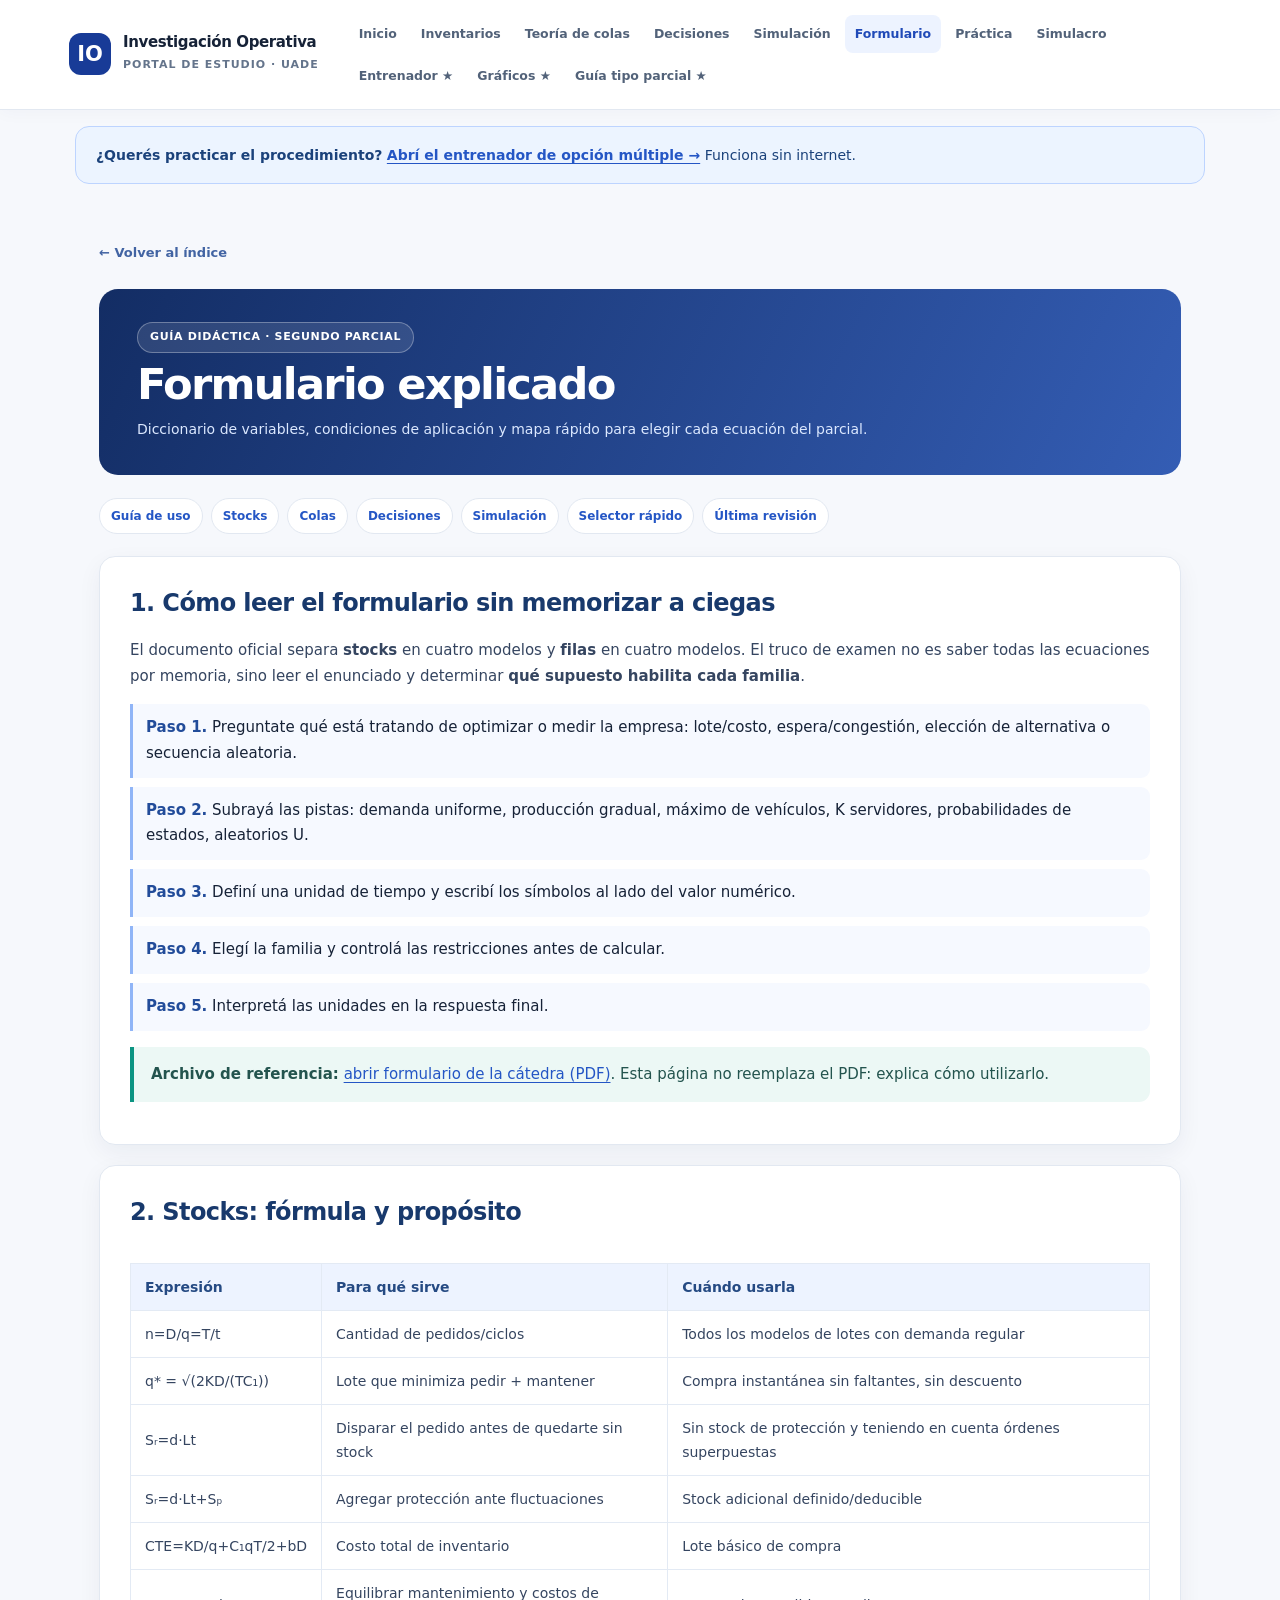
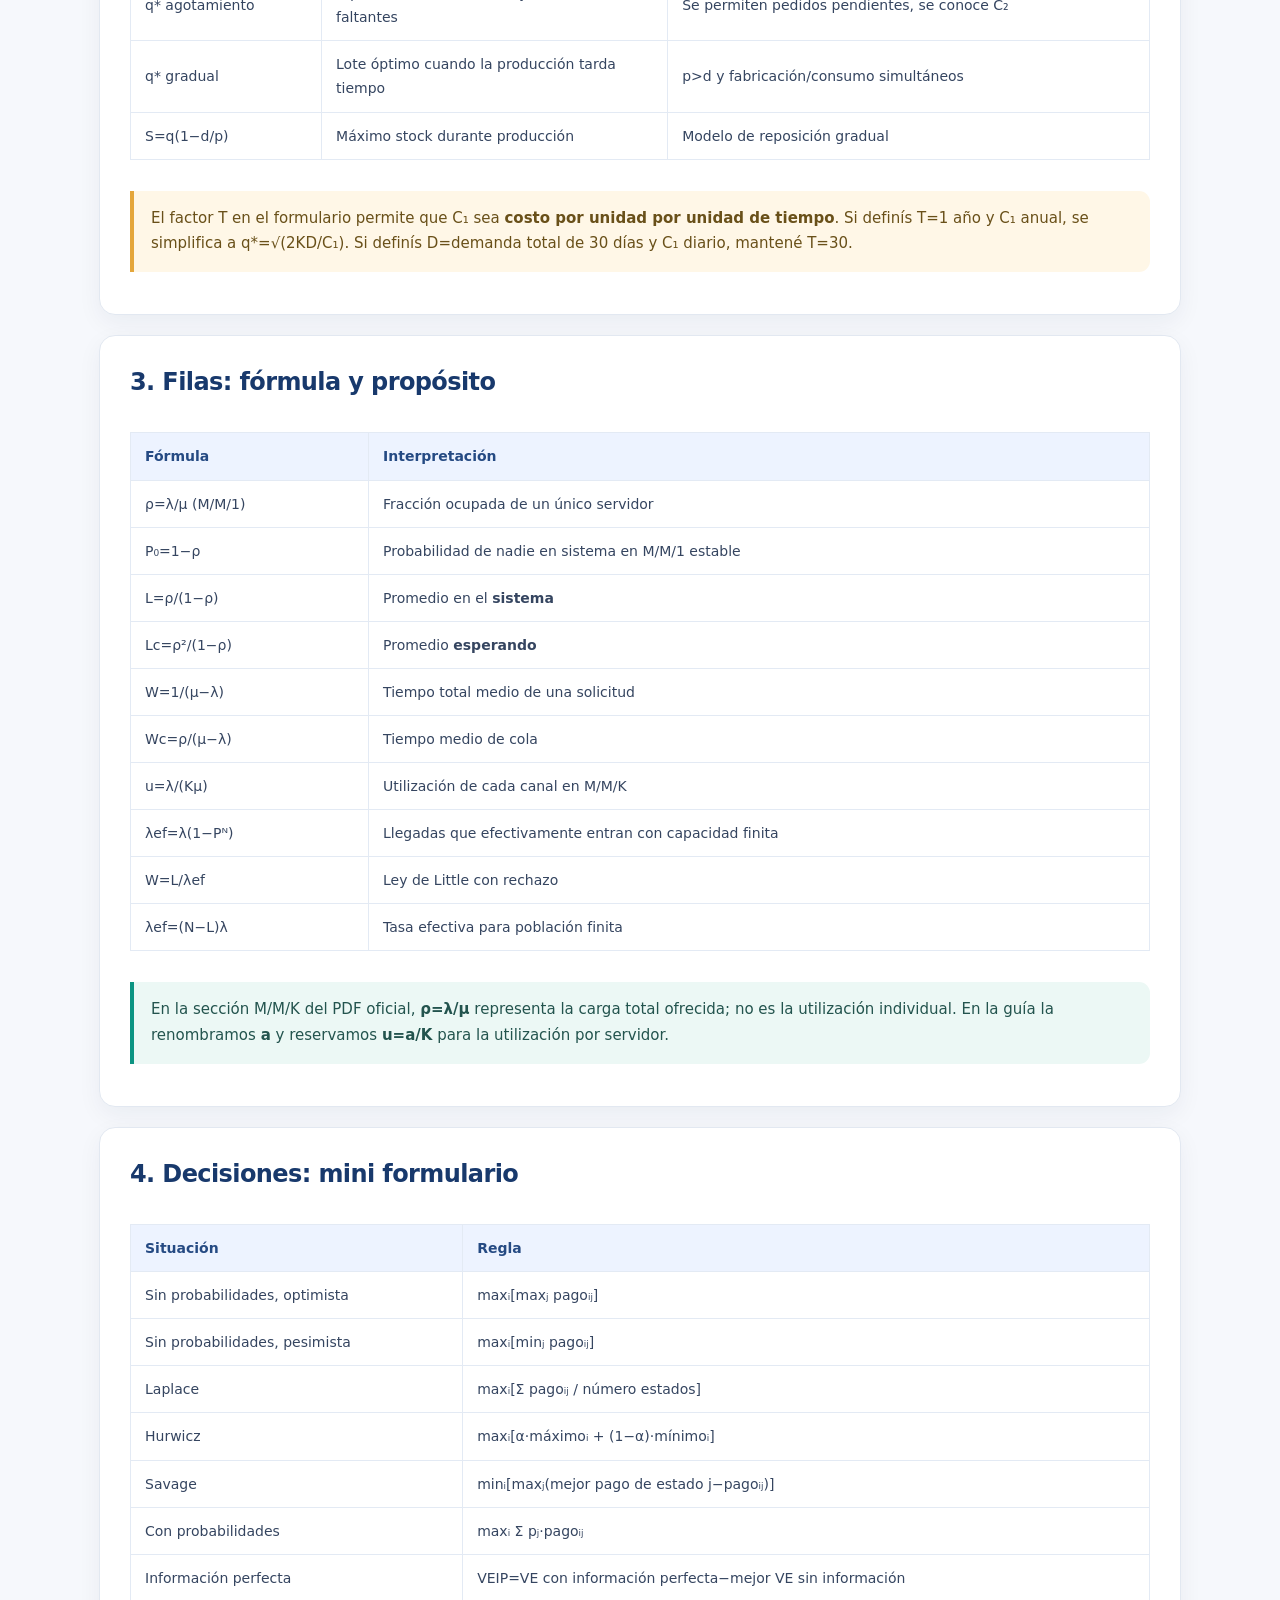
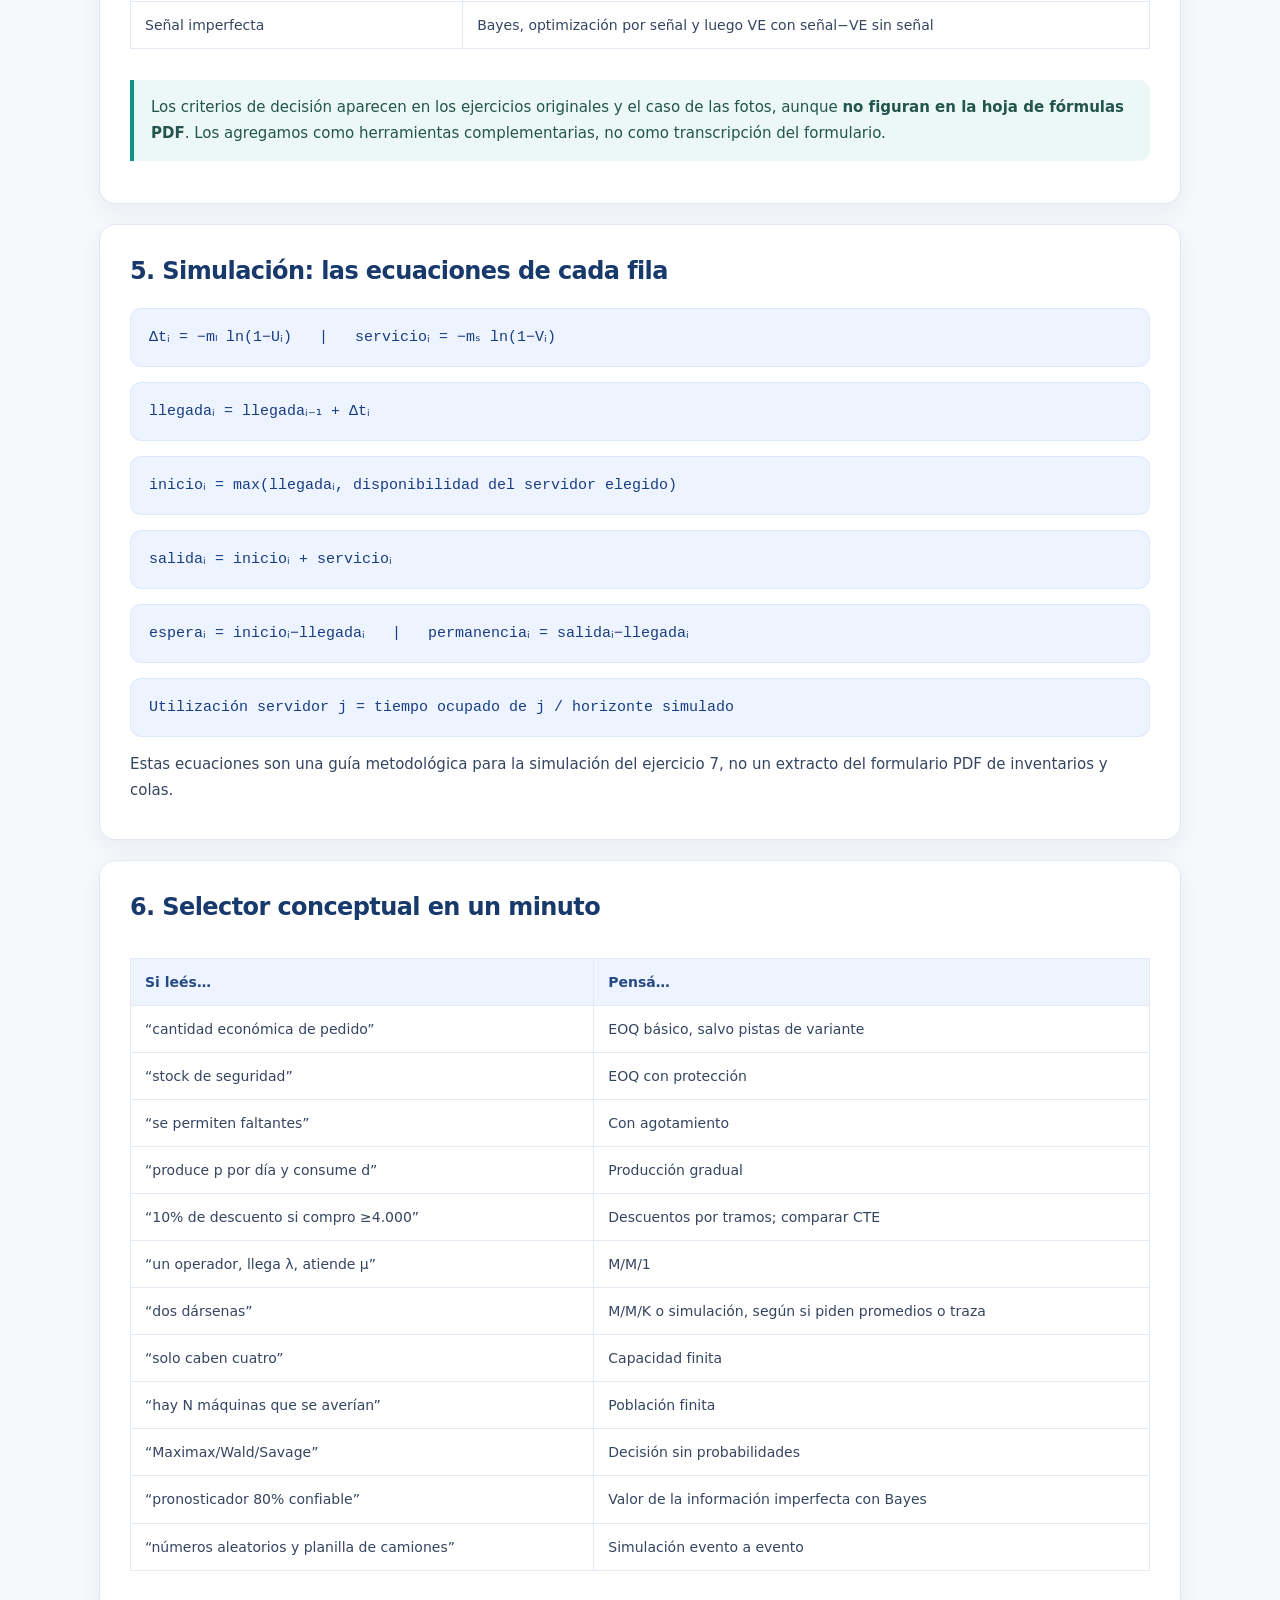
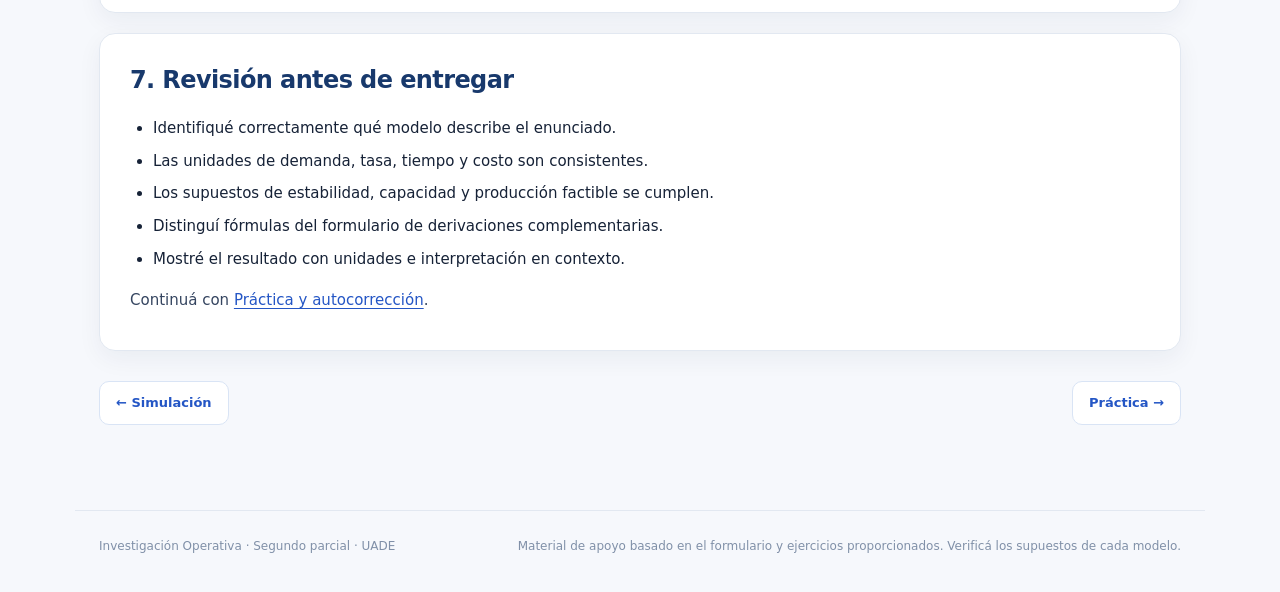
<file: formulario.html>
<!doctype html><html lang="es"><head><meta charset="utf-8"><meta name="viewport" content="width=device-width,initial-scale=1"><meta name="theme-color" content="#163574"><meta name="description" content="Diccionario de variables, condiciones de aplicación y mapa rápido para elegir cada ecuación del parcial."><title>Formulario explicado · Investigación Operativa</title><style>
:root{color-scheme:light;--bg:#f6f8fc;--white:#fff;--ink:#162237;--muted:#64748b;--blue:#2957d5;--border:#e2e8f1;--soft:#edf3ff;--teal:#0f918b;--shadow:0 8px 25px rgba(24,43,80,.055)}
*{box-sizing:border-box}html{scroll-behavior:smooth}body{margin:0;background:var(--bg);color:var(--ink);font:16px/1.7 Inter,ui-sans-serif,system-ui,-apple-system,BlinkMacSystemFont,'Segoe UI',sans-serif}a{color:#2456c5;text-underline-offset:3px}a:hover{color:#153999}.site-header{background:rgba(255,255,255,.97);border-bottom:1px solid var(--border);position:sticky;top:0;z-index:10;box-shadow:0 3px 16px rgba(18,43,85,.03)}.header-inner{max-width:1190px;margin:auto;display:flex;align-items:center;gap:30px;padding:15px 24px}.brand{display:flex;align-items:center;gap:12px;text-decoration:none;color:var(--ink);flex-shrink:0}.brand-icon{width:42px;height:42px;display:grid;place-items:center;background:#183b97;color:white;border-radius:12px;font-size:21px;font-weight:800}.brand-name{font-weight:800;letter-spacing:-.025em;line-height:1.2;font-size:15px}.brand-sub{font-size:11px;letter-spacing:.09em;text-transform:uppercase;color:var(--muted);font-weight:650}.top-nav{display:flex;gap:4px;flex-wrap:wrap}.top-nav a{color:#526279;text-decoration:none;font-weight:650;font-size:12.5px;padding:8px 10px;border-radius:8px;white-space:nowrap}.top-nav a:hover,.top-nav a.active{background:var(--soft);color:#204ab8}.container{max-width:1130px;margin:auto;padding:32px 24px 85px}.hero{border-radius:22px;position:relative;overflow:hidden;background:linear-gradient(118deg,#11295c 0%,#264c9b 62%,#3d6aca 100%);color:white;padding:46px 48px;margin-bottom:26px;box-shadow:0 18px 35px rgba(30,59,130,.16)}.hero:after{content:'';position:absolute;right:-110px;top:-140px;width:410px;height:410px;border:1px solid rgba(255,255,255,.16);border-radius:50%;box-shadow:0 0 0 65px rgba(255,255,255,.035),0 0 0 130px rgba(255,255,255,.03);pointer-events:none}.pill{display:inline-flex;align-items:center;gap:7px;border:1px solid rgba(255,255,255,.3);background:rgba(255,255,255,.11);color:white;border-radius:999px;padding:5px 12px;font-weight:700;letter-spacing:.06em;font-size:11px;text-transform:uppercase}.hero h1{font-size:clamp(2rem,4vw,3.35rem);line-height:1.1;letter-spacing:-.04em;margin:18px 0 16px;max-width:710px}.hero p{font-size:16px;line-height:1.7;color:#dce7ff;max-width:650px;margin:0}.hero-meta{display:flex;gap:18px;flex-wrap:wrap;margin-top:28px}.hero-meta span{background:rgba(255,255,255,.12);padding:9px 13px;border-radius:10px;font-size:13px;font-weight:650}.section-top{display:flex;align-items:end;justify-content:space-between;gap:12px;margin:37px 0 16px}.section-top h2{margin:0!important}.section-kicker{font-size:12px;font-weight:800;letter-spacing:.12em;text-transform:uppercase;color:#3c6aca}.section-top p{color:var(--muted);font-size:13px;margin:0}.cards{display:grid;grid-template-columns:repeat(3,minmax(0,1fr));gap:16px}.topic-card{background:var(--white);border:1px solid var(--border);border-radius:17px;padding:23px;text-decoration:none;color:var(--ink);box-shadow:var(--shadow);transition:transform .15s,border-color .15s,box-shadow .15s;min-height:204px;display:flex;flex-direction:column}.topic-card:hover{transform:translateY(-3px);box-shadow:0 14px 28px rgba(28,50,95,.10);border-color:#c1d1ef;color:var(--ink)}.topic-icon{display:grid;place-items:center;width:43px;height:43px;border-radius:12px;font-weight:800;font-size:22px;background:#eaf0ff;color:#2855bc}.topic-card:nth-child(2) .topic-icon{background:#e5f7f3;color:#137c74}.topic-card:nth-child(3) .topic-icon{background:#f3eaff;color:#7552bf}.topic-card:nth-child(4) .topic-icon{background:#fff2e7;color:#be762d}.topic-card:nth-child(5) .topic-icon{background:#e9f4ff;color:#1d81bb}.topic-card:nth-child(6) .topic-icon{background:#f3f2e8;color:#757826}.topic-card h3{font-size:19px;letter-spacing:-.03em;margin:15px 0 6px;line-height:1.35}.topic-card p{font-size:13.5px;color:#64748b;line-height:1.6;margin:0}.topic-card .arrow{margin-top:auto;padding-top:17px;color:#2957d5;font-weight:800;font-size:13px}.info-grid{display:grid;grid-template-columns:1.15fr .85fr;gap:18px;margin-top:26px}.info-panel{background:#fff;border:1px solid var(--border);border-radius:17px;padding:24px;box-shadow:var(--shadow)}.info-panel h2{margin:0 0 12px;font-size:20px}.info-panel ol{padding-left:23px;margin-bottom:0}.info-panel li{padding:3px 0;font-size:14px}.resource{display:flex;gap:12px;align-items:center;border:1px solid var(--border);padding:12px;border-radius:12px;text-decoration:none;margin:10px 0;font-size:14px;font-weight:650}.resource:hover{background:#f7faff}.resource .file-icon{padding:7px;background:#eef3ff;border-radius:9px}.content-heading{margin:0 0 23px}.backlink{text-decoration:none;color:#4264a3;font-size:13px;font-weight:700}.page-heading{background:linear-gradient(115deg,#132d64,#345db4);color:white;border-radius:19px;padding:33px 38px;margin-bottom:23px}.page-heading h1{font-size:clamp(1.9rem,3.7vw,2.7rem);line-height:1.15;letter-spacing:-.04em;margin:7px 0}.page-heading p{color:#dbe8ff;margin:8px 0 0;font-size:14px}.lesson{background:#fff;border:1px solid var(--border);border-radius:16px;padding:26px 30px;margin-bottom:18px;box-shadow:var(--shadow)}.lesson h2{margin:0 0 14px;font-size:23px;letter-spacing:-.025em;color:#18396c}.lesson h3{font-size:17px;letter-spacing:-.01em;margin:22px 0 8px;color:#244d89}.lesson p{margin:10px 0;color:#354560}.lesson ol,.lesson ul{padding-left:23px}.lesson li{margin:7px 0}.formula{background:#edf4ff;border:1px solid #dbe7ff;color:#183d83;border-radius:11px;padding:15px 18px;margin:15px 0;font-family:ui-monospace,SFMono-Regular,Consolas,monospace;font-size:15px;overflow:auto}.lesson table{width:100%;border-collapse:collapse;margin:15px 0;font-size:14px;display:block;overflow-x:auto}.lesson th{background:#edf3ff;color:#254a83;text-align:left;font-weight:750}.lesson th,.lesson td{padding:11px 14px;border:1px solid #e3eaf4}.lesson td{color:#354560}.warn{background:#fff8e9;border-left:4px solid #e2a53a;padding:14px 17px;border-radius:0 9px 9px 0;color:#76521d!important}.lesson details{border:1px solid #dce5f2;border-radius:12px;margin:14px 0;padding:13px 16px;background:#fcfdff}.lesson summary{cursor:pointer;color:#2752a3;font-weight:750}.lesson code{background:#edf3ff;color:#284a7f;padding:2px 6px;border-radius:5px}button{background:#2858bf;border:none;color:#fff;font-weight:750;border-radius:9px;padding:10px 17px;cursor:pointer}input{border:1px solid #bac7da;border-radius:9px;padding:10px 12px;max-width:100%}.footer{max-width:1130px;margin:auto;border-top:1px solid var(--border);padding:25px 24px 35px;color:#8090a8;font-size:12px;display:flex;justify-content:space-between;flex-wrap:wrap;gap:10px}.eyebrow{letter-spacing:.11em;text-transform:uppercase;font-size:12px;font-weight:800;color:#4672c9}.no-css-note{display:none}@media(max-width:970px){.header-inner{align-items:flex-start;flex-direction:column;gap:10px}.top-nav{gap:0}.cards{grid-template-columns:repeat(2,minmax(0,1fr))}.hero{padding:37px}}@media(max-width:640px){.container{padding:22px 15px 65px}.hero{padding:31px 23px;border-radius:17px}.hero h1{font-size:2rem}.cards,.info-grid{grid-template-columns:1fr}.topic-card{min-height:170px}.page-heading{padding:27px 24px}.lesson{padding:21px 19px}.header-inner{padding:12px 15px}.top-nav a{font-size:12px;padding:7px 8px}.footer{padding:20px 15px}}

body{font-size:15px;line-height:1.72}.lesson{margin-bottom:20px}.lesson>p:first-of-type{margin-top:0}.lesson h2{font-size:24px}.lesson h3{margin-top:25px}.lesson h4{margin:20px 0 6px;color:#2c5288;font-size:15px}
.learn-map{display:flex;flex-wrap:wrap;gap:8px;margin:0 0 22px}.learn-map a{padding:7px 11px;background:white;border:1px solid var(--border);border-radius:999px;font-weight:650;font-size:12px;text-decoration:none}.learn-map a:hover{background:#edf3ff}
.section-label{font-weight:800;letter-spacing:.09em;text-transform:uppercase;color:#5177b5;font-size:12px;margin:0 0 7px}.step-list{list-style:none!important;padding:0!important;margin:14px 0}.step-list li{border-left:3px solid #90b5f7;padding:11px 13px;margin:0 0 9px;background:#f6f9ff;border-radius:0 9px 9px 0}.step-list b{color:#224c9a}.callout{margin:16px 0;padding:15px 17px;background:#ecf8f5;border-left:4px solid #0c9482;border-radius:0 11px 11px 0;color:#23544e}.callout.warning{background:#fff7e7;border-color:#e4a63b;color:#695019}.callout strong{color:inherit}
.formula{white-space:normal;line-height:1.8;font-size:15px}.formula .meaning{display:block;font:13px/1.6 Inter,ui-sans-serif,system-ui,sans-serif;color:#42618a;margin-top:6px}.small{font-size:13px;color:#68778e}.example-tag{display:inline-block;color:#2861bd;background:#eaf2ff;border-radius:7px;padding:3px 8px;font-weight:800;font-size:11px;letter-spacing:.08em;text-transform:uppercase}.timeline{display:flex;flex-wrap:wrap;gap:9px;margin:12px 0}.timeline>*{flex:1;min-width:120px;background:#f2f6fd;padding:12px;border:1px solid #e0e9f7;border-radius:10px;font-size:13px}.timeline b{display:block;font-size:18px;color:#1c468f}
.lesson details{transition:background .2s}.lesson details[open]{background:#f6f9ff}.lesson details summary{font-size:14px}.solution-content{padding:13px 2px 2px}.solution-content p{font-size:14px}.index-count{display:inline-block;font-size:12px;color:#58749f;background:#edf4ff;padding:3px 9px;border-radius:8px;font-weight:700}.nextlinks{display:flex;justify-content:space-between;gap:12px;flex-wrap:wrap;margin-top:30px}.nextlinks a{background:white;border:1px solid #d9e4f5;padding:10px 16px;border-radius:10px;text-decoration:none;font-size:13px;font-weight:750}.table-wrap{overflow-x:auto;max-width:100%}.lesson table{display:table;width:100%;table-layout:auto}.lesson td,.lesson th{white-space:normal;min-width:70px}.mini{font-size:13px}.formula-list li{margin:12px 0}.score{border:1px solid #dbe6f8;border-radius:10px;padding:14px;background:#f7faff}.footnote{font-size:12px!important;color:#697d99!important}.link-list{display:grid;grid-template-columns:repeat(2,minmax(0,1fr));gap:10px}.link-list a{padding:12px;border:1px solid var(--border);border-radius:10px;text-decoration:none;font-weight:650}.link-list a:hover{background:#f2f6ff}.lesson pre{white-space:pre-wrap;word-break:break-word;background:#132e59;color:#eff6ff;padding:15px 17px;border-radius:12px;overflow-x:auto;font-size:13px;line-height:1.7}.practice-grid{display:grid;grid-template-columns:1fr 1fr;gap:12px}.practice-grid>div{border:1px solid #dfe7f1;border-radius:12px;padding:15px;background:#fbfcff}.muted{color:#60718a}.tag{font-size:12px;display:inline-block;background:#f1f5fb;border-radius:6px;padding:3px 7px;margin:2px;color:#455b7c}
@media(max-width:680px){.practice-grid,.link-list{grid-template-columns:1fr}.lesson table{display:block}.timeline>*{min-width:150px}}
@media print{.site-header,.footer,.nextlinks,.learn-map{display:none}.container{max-width:none;padding:0}.page-heading{background:#18396c!important;-webkit-print-color-adjust:exact;print-color-adjust:exact}.lesson{break-inside:auto;box-shadow:none}.lesson details:not([open]) .solution-content{display:block}}
</style></head><body><header class="site-header"><div class="header-inner"><a href="index.html" class="brand"><span class="brand-icon">IO</span><span><span class="brand-name" style="display:block">Investigación Operativa</span><span class="brand-sub">Portal de estudio · UADE</span></span></a><nav class="top-nav"><a href="index.html" class="">Inicio</a><a href="inventarios.html" class="">Inventarios</a><a href="colas.html" class="">Teoría de colas</a><a href="decisiones.html" class="">Decisiones</a><a href="simulacion.html" class="">Simulación</a><a href="formulario.html" class="active">Formulario</a><a href="practica.html" class="">Práctica</a><a href="simulacro.html" class="">Simulacro</a><a href="entrenador.html">Entrenador ★</a><a href="graficos.html">Gráficos ★</a><a href="guia-ejercicios-parcial.html">Guía tipo parcial ★</a></nav></div></header><aside style="max-width:1130px;margin:16px auto 24px;padding:16px 20px;background:#ecf4ff;border:1px solid #bdd4ff;border-radius:14px;color:#1b427b;font-size:14px"><strong>¿Querés practicar el procedimiento?</strong> <a style="font-weight:800" href="entrenador.html">Abrí el entrenador de opción múltiple →</a> Funciona sin internet.</aside><main class="container"><div class="content-heading"><a class="backlink" href="index.html">← Volver al índice</a></div><div class="page-heading"><span class="pill">GUÍA DIDÁCTICA · SEGUNDO PARCIAL</span><h1>Formulario explicado</h1><p>Diccionario de variables, condiciones de aplicación y mapa rápido para elegir cada ecuación del parcial.</p></div><nav class="learn-map" aria-label="Secciones de la clase"><a href="#lectura">Guía de uso</a><a href="#sstock">Stocks</a><a href="#scolas">Colas</a><a href="#sdec">Decisiones</a><a href="#ssim">Simulación</a><a href="#sele">Selector rápido</a><a href="#check">Última revisión</a></nav><section class="lesson" id="lectura"><h2>1. Cómo leer el formulario sin memorizar a ciegas</h2><p>El documento oficial separa <b>stocks</b> en cuatro modelos y <b>filas</b> en cuatro modelos. El truco de examen no es saber todas las ecuaciones por memoria, sino leer el enunciado y determinar <b>qué supuesto habilita cada familia</b>.</p><ol class="step-list"><li><b>Paso 1.</b> Preguntate qué está tratando de optimizar o medir la empresa: lote/costo, espera/congestión, elección de alternativa o secuencia aleatoria.</li><li><b>Paso 2.</b> Subrayá las pistas: demanda uniforme, producción gradual, máximo de vehículos, K servidores, probabilidades de estados, aleatorios U.</li><li><b>Paso 3.</b> Definí una unidad de tiempo y escribí los símbolos al lado del valor numérico.</li><li><b>Paso 4.</b> Elegí la familia y controlá las restricciones antes de calcular.</li><li><b>Paso 5.</b> Interpretá las unidades en la respuesta final.</li></ol><div class="callout "><b>Archivo de referencia:</b> <a href="material-original/Formulas_para_examen.pdf" target="_blank" rel="noopener">abrir formulario de la cátedra (PDF)</a>. Esta página no reemplaza el PDF: explica cómo utilizarlo.</div></section><section class="lesson" id="sstock"><h2>2. Stocks: fórmula y propósito</h2><div class="table-wrap"><table><thead><tr><th>Expresión</th><th>Para qué sirve</th><th>Cuándo usarla</th></tr></thead><tbody><tr><td>n=D/q=T/t</td><td>Cantidad de pedidos/ciclos</td><td>Todos los modelos de lotes con demanda regular</td></tr><tr><td>q* = √(2KD/(TC₁))</td><td>Lote que minimiza pedir + mantener</td><td>Compra instantánea sin faltantes, sin descuento</td></tr><tr><td>Sᵣ=d·Lt</td><td>Disparar el pedido antes de quedarte sin stock</td><td>Sin stock de protección y teniendo en cuenta órdenes superpuestas</td></tr><tr><td>Sᵣ=d·Lt+Sₚ</td><td>Agregar protección ante fluctuaciones</td><td>Stock adicional definido/deducible</td></tr><tr><td>CTE=KD/q+C₁qT/2+bD</td><td>Costo total de inventario</td><td>Lote básico de compra</td></tr><tr><td>q* agotamiento</td><td>Equilibrar mantenimiento y costos de faltantes</td><td>Se permiten pedidos pendientes, se conoce C₂</td></tr><tr><td>q* gradual</td><td>Lote óptimo cuando la producción tarda tiempo</td><td>p&gt;d y fabricación/consumo simultáneos</td></tr><tr><td>S=q(1−d/p)</td><td>Máximo stock durante producción</td><td>Modelo de reposición gradual</td></tr></tbody></table></div><div class="callout warning">El factor T en el formulario permite que C₁ sea <b>costo por unidad por unidad de tiempo</b>. Si definís T=1 año y C₁ anual, se simplifica a q*=√(2KD/C₁). Si definís D=demanda total de 30 días y C₁ diario, mantené T=30.</div></section><section class="lesson" id="scolas"><h2>3. Filas: fórmula y propósito</h2><div class="table-wrap"><table><thead><tr><th>Fórmula</th><th>Interpretación</th></tr></thead><tbody><tr><td>ρ=λ/μ (M/M/1)</td><td>Fracción ocupada de un único servidor</td></tr><tr><td>P₀=1−ρ</td><td>Probabilidad de nadie en sistema en M/M/1 estable</td></tr><tr><td>L=ρ/(1−ρ)</td><td>Promedio en el <b>sistema</b></td></tr><tr><td>Lc=ρ²/(1−ρ)</td><td>Promedio <b>esperando</b></td></tr><tr><td>W=1/(μ−λ)</td><td>Tiempo total medio de una solicitud</td></tr><tr><td>Wc=ρ/(μ−λ)</td><td>Tiempo medio de cola</td></tr><tr><td>u=λ/(Kμ)</td><td>Utilización de cada canal en M/M/K</td></tr><tr><td>λef=λ(1−Pᴺ)</td><td>Llegadas que efectivamente entran con capacidad finita</td></tr><tr><td>W=L/λef</td><td>Ley de Little con rechazo</td></tr><tr><td>λef=(N−L)λ</td><td>Tasa efectiva para población finita</td></tr></tbody></table></div><div class="callout ">En la sección M/M/K del PDF oficial, <b>ρ=λ/μ</b> representa la carga total ofrecida; no es la utilización individual. En la guía la renombramos <b>a</b> y reservamos <b>u=a/K</b> para la utilización por servidor.</div></section><section class="lesson" id="sdec"><h2>4. Decisiones: mini formulario</h2><div class="table-wrap"><table><thead><tr><th>Situación</th><th>Regla</th></tr></thead><tbody><tr><td>Sin probabilidades, optimista</td><td>maxᵢ[maxⱼ pagoᵢⱼ]</td></tr><tr><td>Sin probabilidades, pesimista</td><td>maxᵢ[minⱼ pagoᵢⱼ]</td></tr><tr><td>Laplace</td><td>maxᵢ[Σ pagoᵢⱼ / número estados]</td></tr><tr><td>Hurwicz</td><td>maxᵢ[α·máximoᵢ + (1−α)·mínimoᵢ]</td></tr><tr><td>Savage</td><td>minᵢ[maxⱼ(mejor pago de estado j−pagoᵢⱼ)]</td></tr><tr><td>Con probabilidades</td><td>maxᵢ Σ pⱼ·pagoᵢⱼ</td></tr><tr><td>Información perfecta</td><td>VEIP=VE con información perfecta−mejor VE sin información</td></tr><tr><td>Señal imperfecta</td><td>Bayes, optimización por señal y luego VE con señal−VE sin señal</td></tr></tbody></table></div><div class="callout ">Los criterios de decisión aparecen en los ejercicios originales y el caso de las fotos, aunque <b>no figuran en la hoja de fórmulas PDF</b>. Los agregamos como herramientas complementarias, no como transcripción del formulario.</div></section><section class="lesson" id="ssim"><h2>5. Simulación: las ecuaciones de cada fila</h2><div class="formula">Δtᵢ = −mₗ ln(1−Uᵢ) &nbsp; | &nbsp; servicioᵢ = −mₛ ln(1−Vᵢ)</div><div class="formula">llegadaᵢ = llegadaᵢ₋₁ + Δtᵢ</div><div class="formula">inicioᵢ = max(llegadaᵢ, disponibilidad del servidor elegido)</div><div class="formula">salidaᵢ = inicioᵢ + servicioᵢ</div><div class="formula">esperaᵢ = inicioᵢ−llegadaᵢ &nbsp; | &nbsp; permanenciaᵢ = salidaᵢ−llegadaᵢ</div><div class="formula">Utilización servidor j = tiempo ocupado de j / horizonte simulado</div><p>Estas ecuaciones son una guía metodológica para la simulación del ejercicio 7, no un extracto del formulario PDF de inventarios y colas.</p></section><section class="lesson" id="sele"><h2>6. Selector conceptual en un minuto</h2><div class="table-wrap"><table><thead><tr><th>Si leés…</th><th>Pensá…</th></tr></thead><tbody><tr><td>“cantidad económica de pedido”</td><td>EOQ básico, salvo pistas de variante</td></tr><tr><td>“stock de seguridad”</td><td>EOQ con protección</td></tr><tr><td>“se permiten faltantes”</td><td>Con agotamiento</td></tr><tr><td>“produce p por día y consume d”</td><td>Producción gradual</td></tr><tr><td>“10% de descuento si compro ≥4.000”</td><td>Descuentos por tramos; comparar CTE</td></tr><tr><td>“un operador, llega λ, atiende μ”</td><td>M/M/1</td></tr><tr><td>“dos dársenas”</td><td>M/M/K o simulación, según si piden promedios o traza</td></tr><tr><td>“solo caben cuatro”</td><td>Capacidad finita</td></tr><tr><td>“hay N máquinas que se averían”</td><td>Población finita</td></tr><tr><td>“Maximax/Wald/Savage”</td><td>Decisión sin probabilidades</td></tr><tr><td>“pronosticador 80% confiable”</td><td>Valor de la información imperfecta con Bayes</td></tr><tr><td>“números aleatorios y planilla de camiones”</td><td>Simulación evento a evento</td></tr></tbody></table></div></section><section class="lesson" id="check"><h2>7. Revisión antes de entregar</h2><ul><li>Identifiqué correctamente qué modelo describe el enunciado.</li><li>Las unidades de demanda, tasa, tiempo y costo son consistentes.</li><li>Los supuestos de estabilidad, capacidad y producción factible se cumplen.</li><li>Distinguí fórmulas del formulario de derivaciones complementarias.</li><li>Mostré el resultado con unidades e interpretación en contexto.</li></ul><p>Continuá con <a href="practica.html">Práctica y autocorrección</a>.</p></section><div class="nextlinks"><a href=simulacion.html>← Simulación</a><a href=practica.html>Práctica →</a></div></main><footer class="footer"><span>Investigación Operativa · Segundo parcial · UADE</span><span>Material de apoyo basado en el formulario y ejercicios proporcionados. Verificá los supuestos de cada modelo.</span></footer></body></html>
</file>
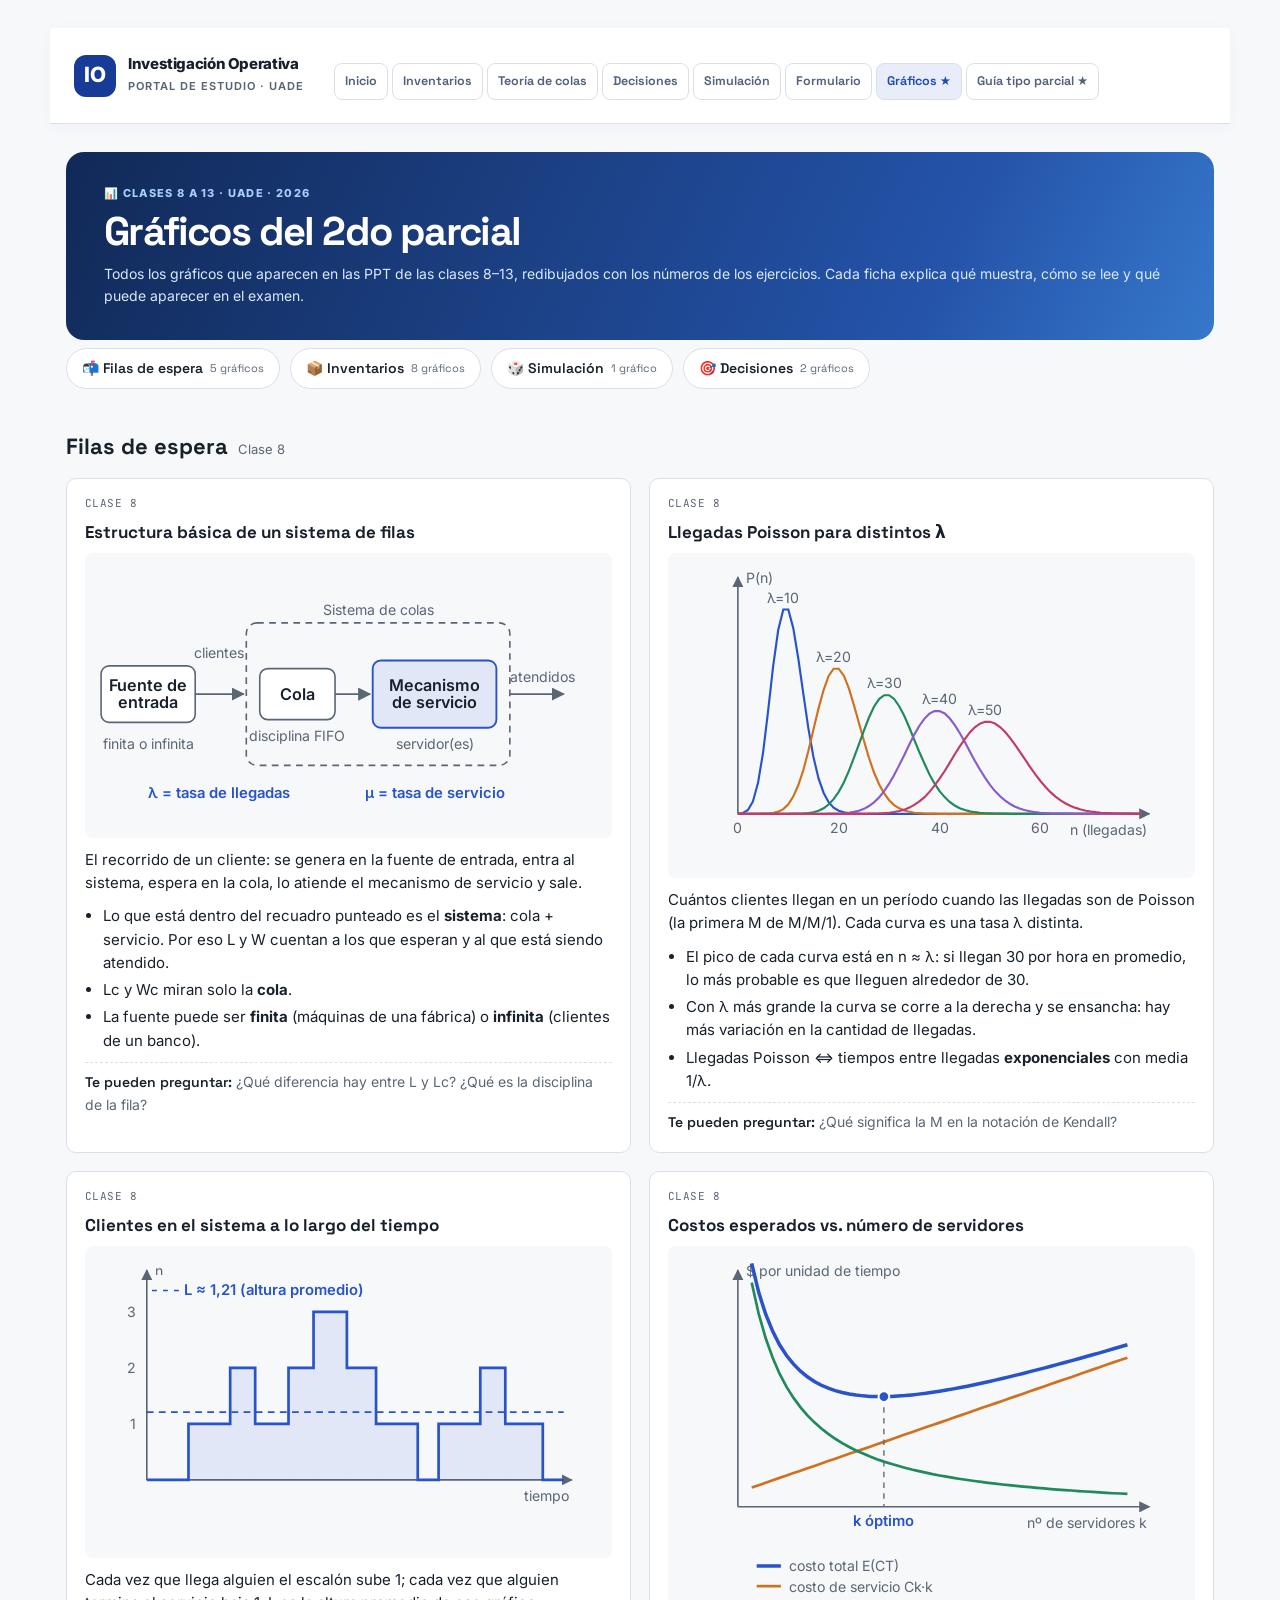
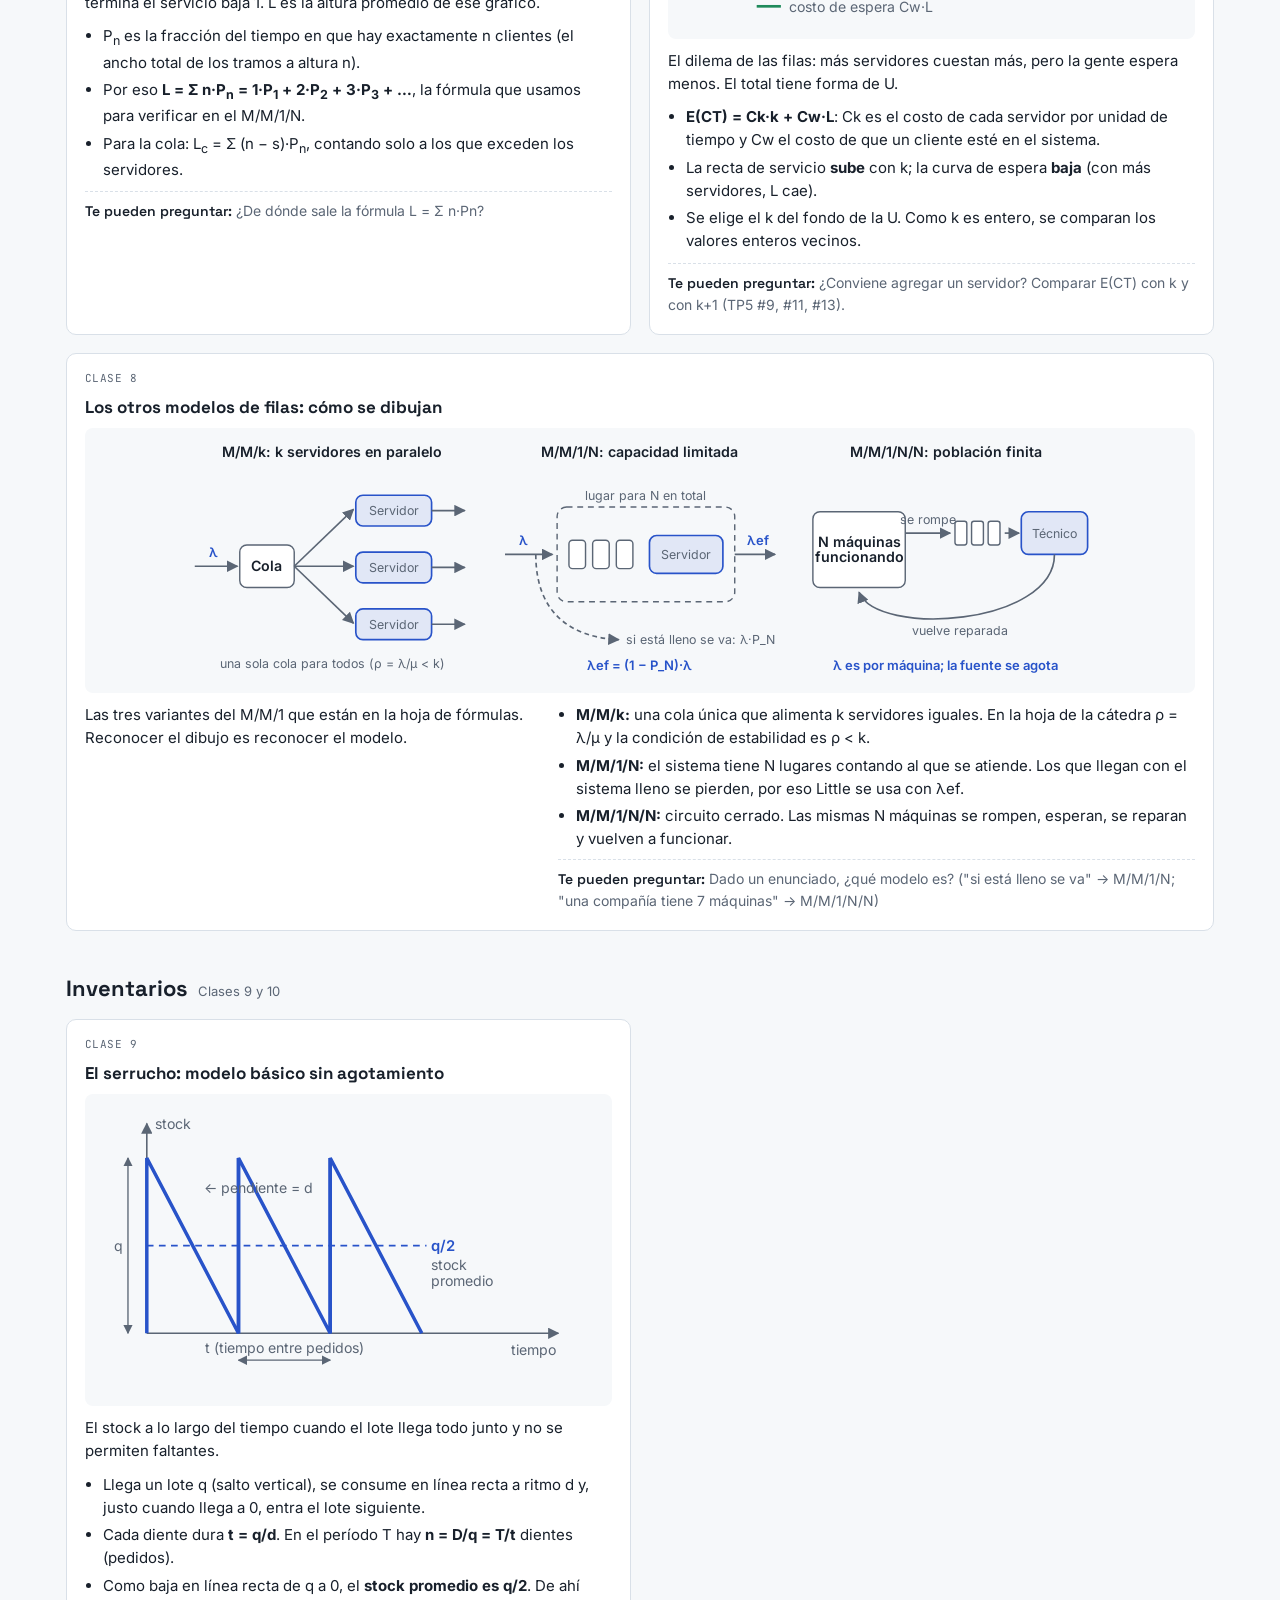
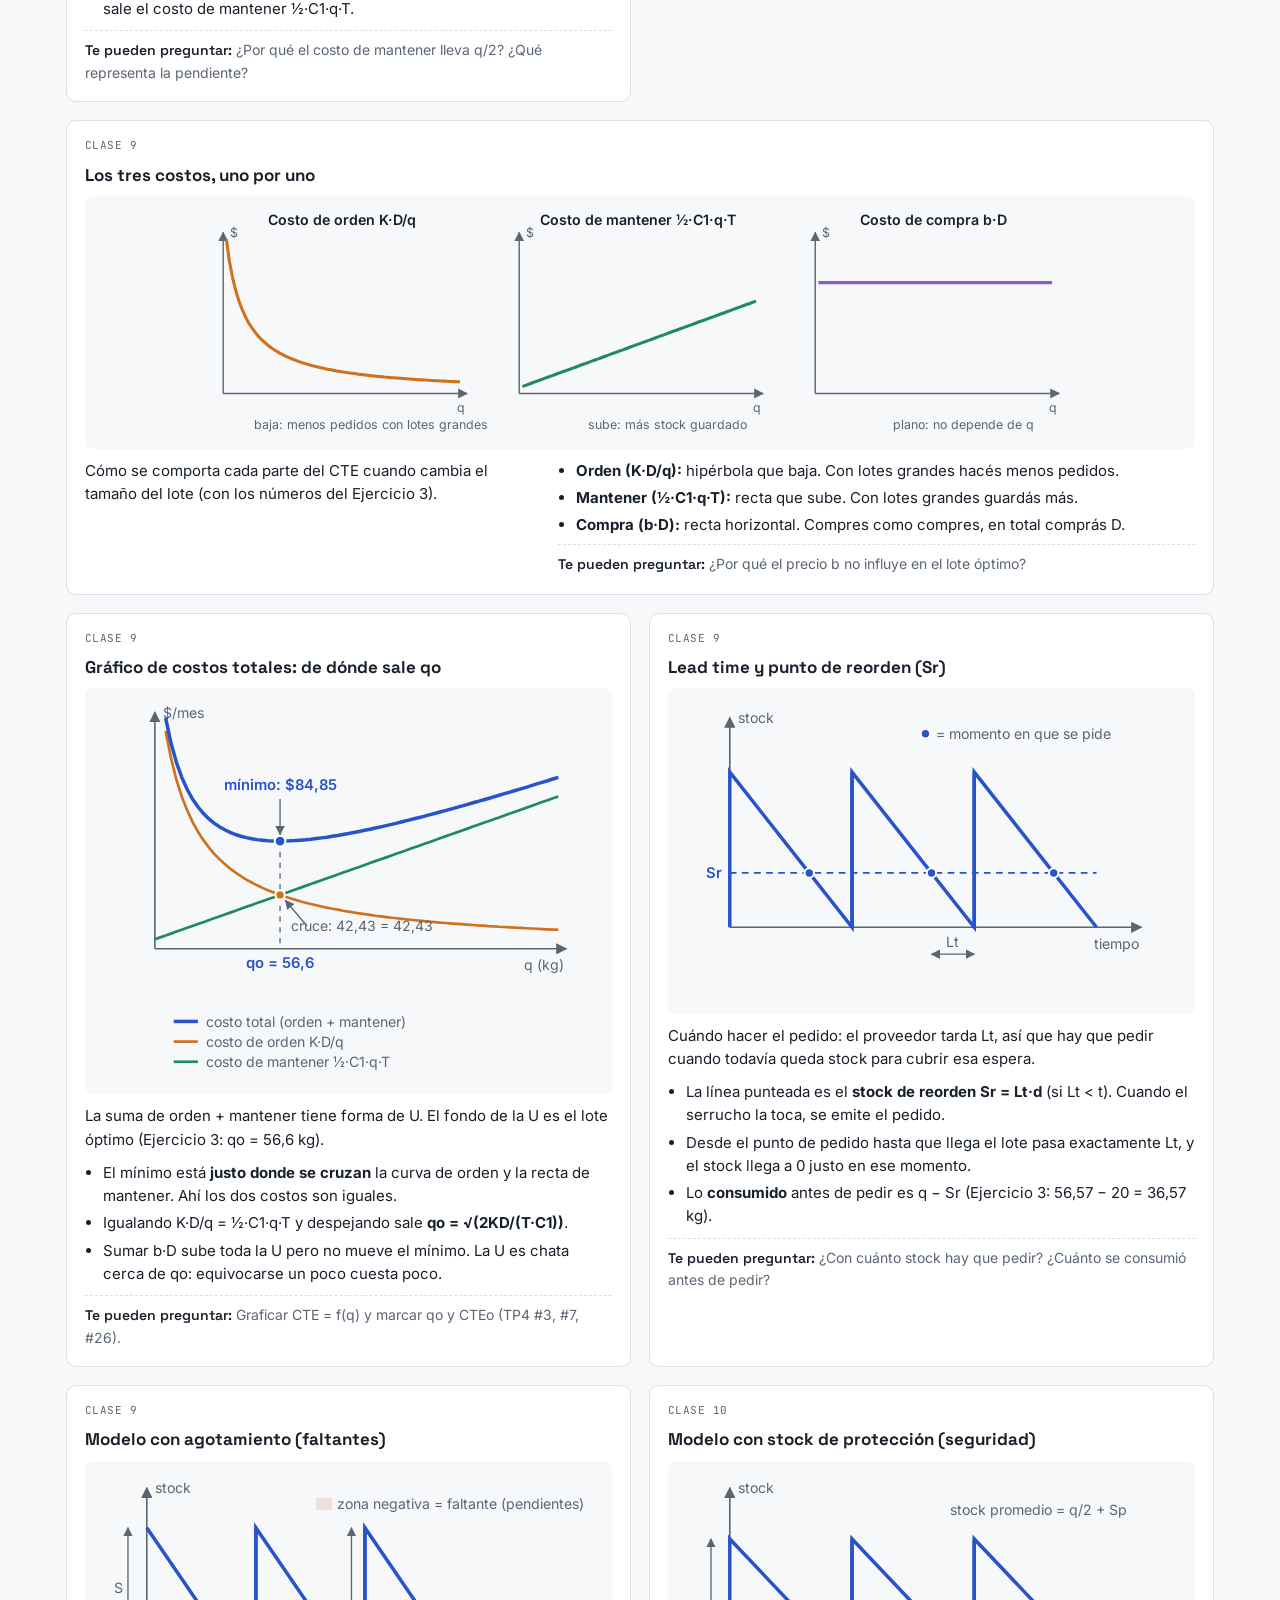
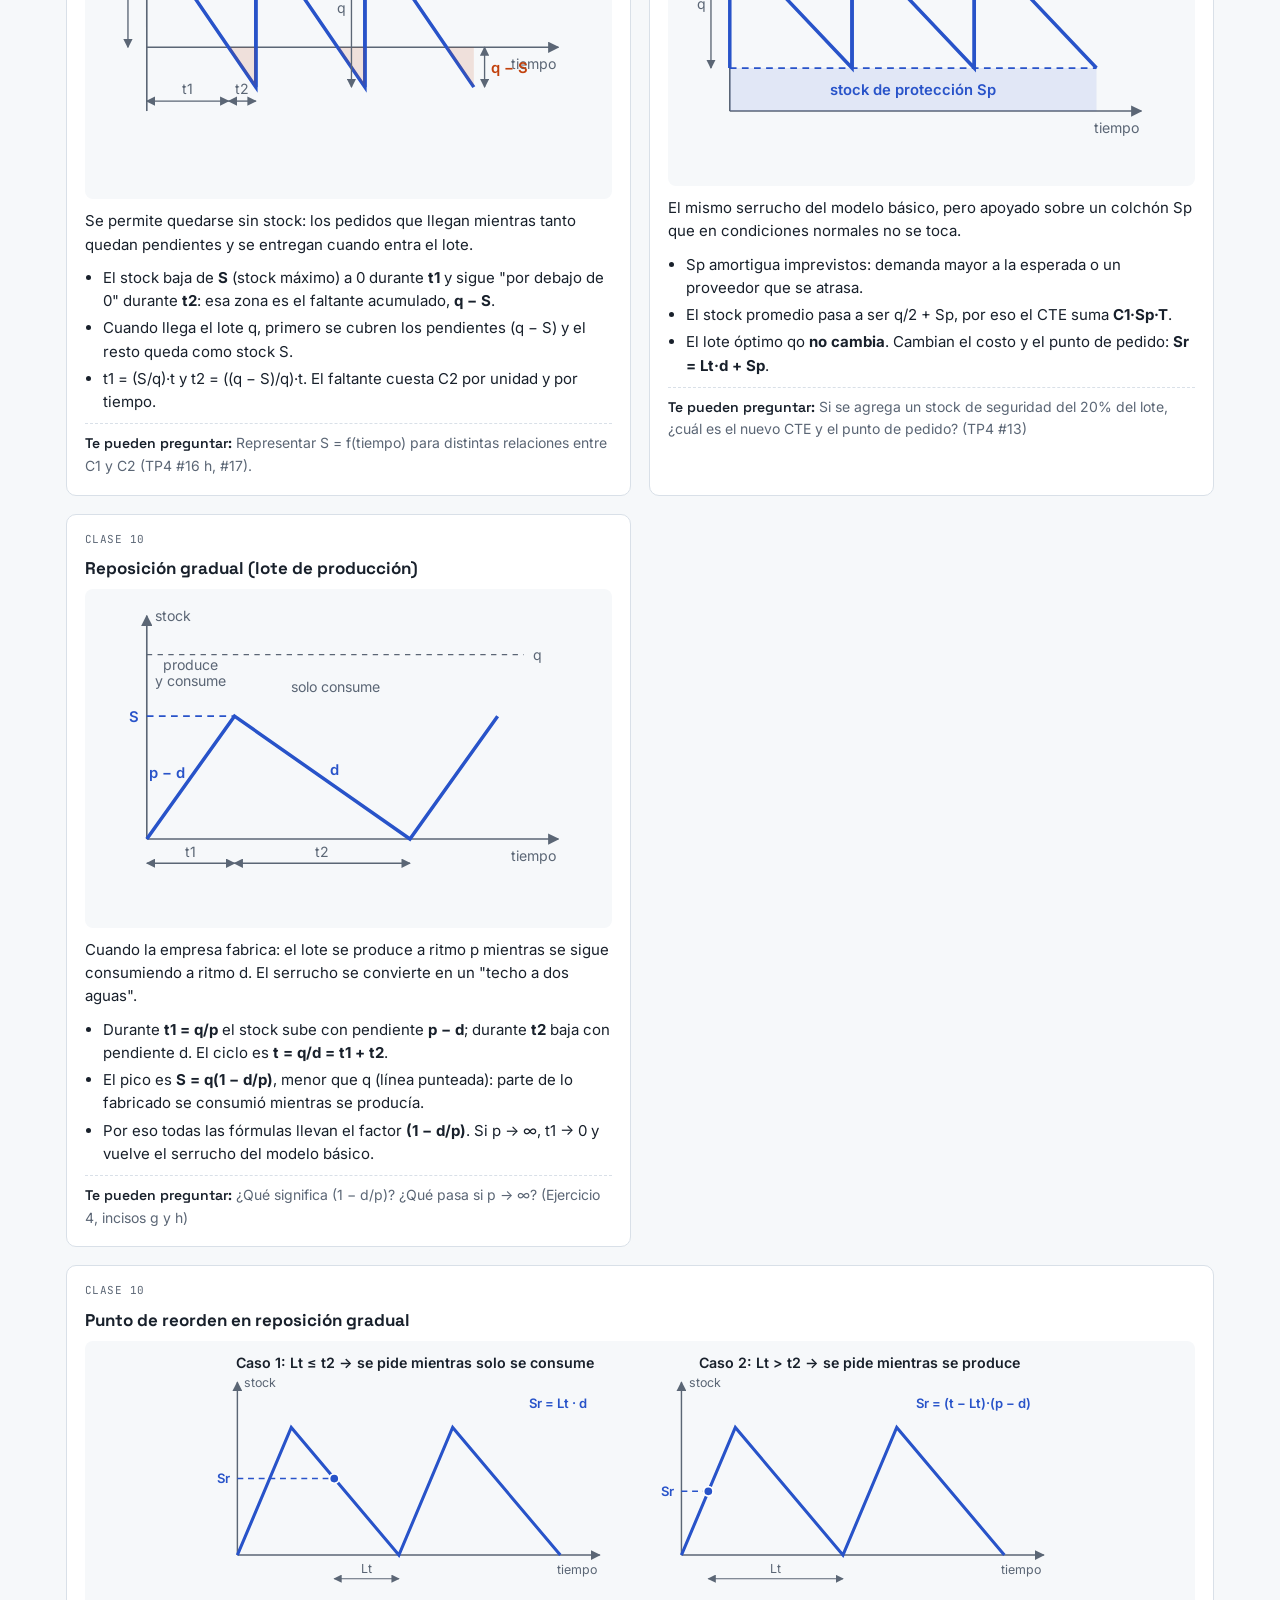
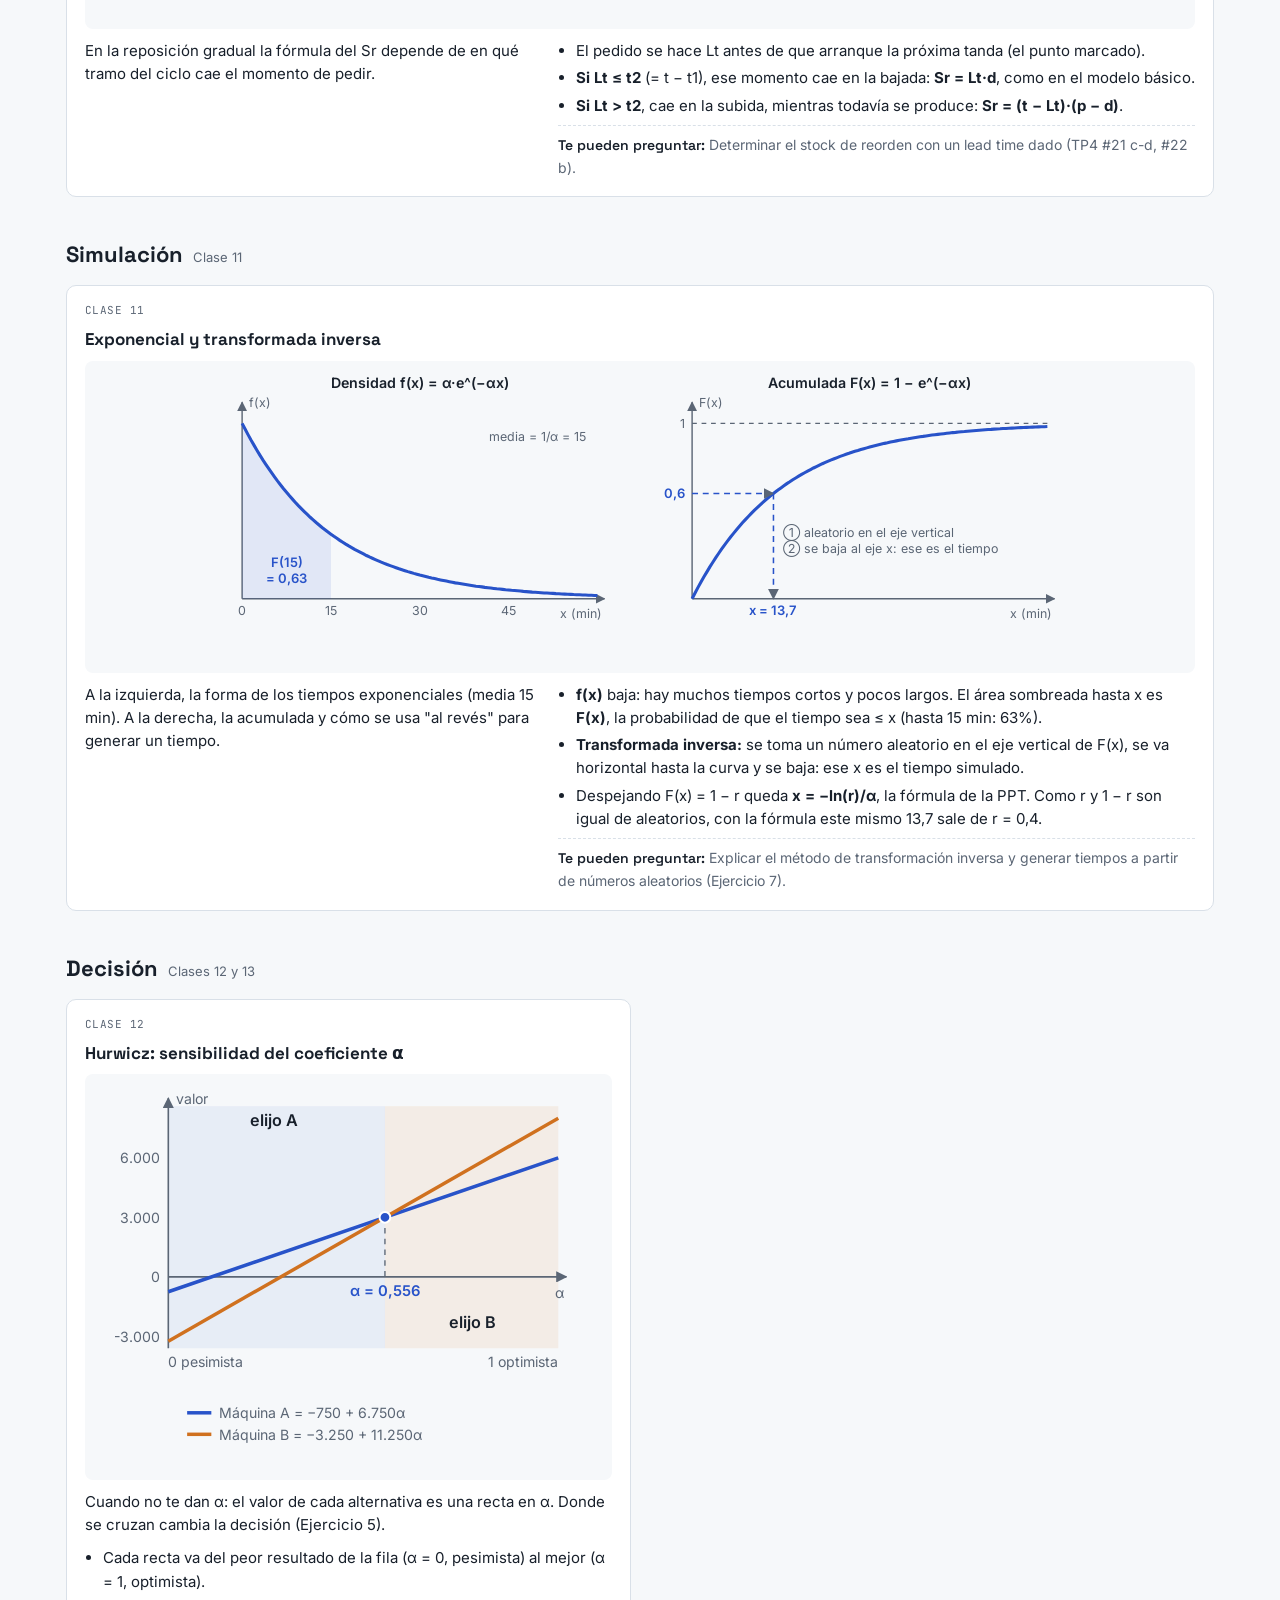
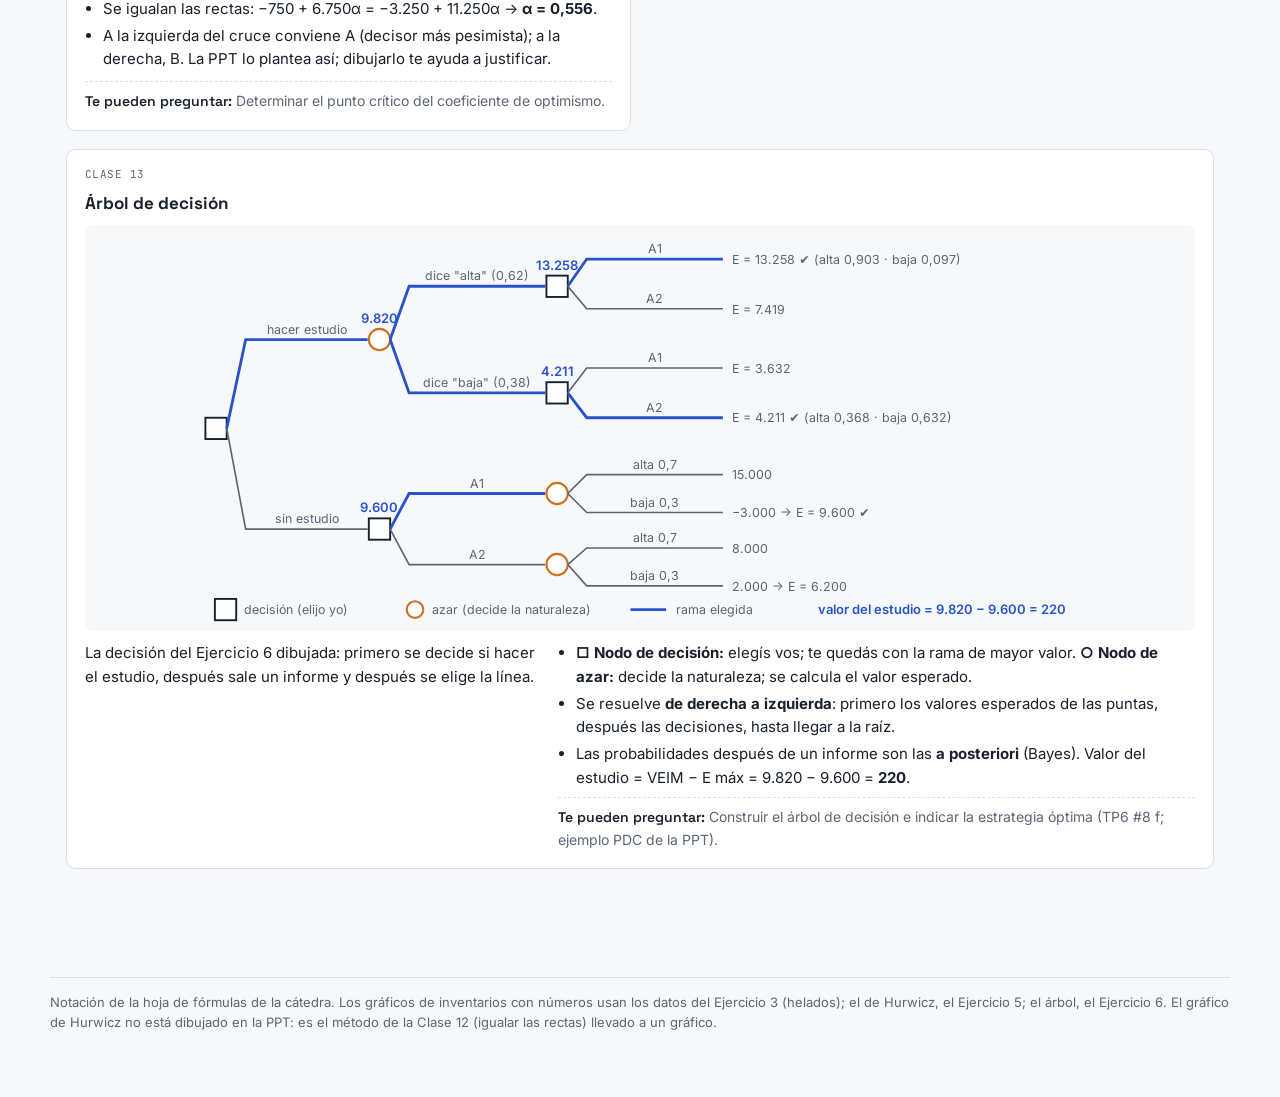
<file: graficos.html>
<!doctype html><html><head><meta charset=utf8><meta name=viewport content="width=device-width,initial-scale=1,viewport-fit=cover"><style>:root{color-scheme:light;box-sizing:border-box;padding-top:env(safe-area-inset-top,0px);padding-bottom:env(safe-area-inset-bottom,0px)}html{scroll-padding-top:env(safe-area-inset-top,0px)}body{margin:0;padding:0;font:14px -apple-system,BlinkMacSystemFont,sans-serif;background:#fff;color:#000}img{max-width:100%}[hidden]:not([hidden=until-found i]){display:none!important}
/* ---- site-header (igual que index.html) ---- */
.site-header{background:rgba(255,255,255,.97);border-bottom:1px solid var(--line);position:sticky;top:0;z-index:10;box-shadow:0 3px 16px rgba(18,43,85,.03)}
.header-inner{max-width:1190px;margin:auto;display:flex;align-items:center;gap:30px;padding:15px 24px}
.brand{display:flex;align-items:center;gap:12px;text-decoration:none;color:var(--ink);flex-shrink:0}
.brand-icon{width:42px;height:42px;display:grid;place-items:center;background:#183b97;color:white;border-radius:12px;font-size:21px;font-weight:800}
.brand-name{font-weight:800;letter-spacing:-.025em;line-height:1.2;font-size:15px}
.brand-sub{font-size:11px;letter-spacing:.09em;text-transform:uppercase;color:var(--muted);font-weight:650}
.top-nav{display:flex;gap:4px;flex-wrap:wrap}
.top-nav a{color:#526279;text-decoration:none;font-weight:650;font-size:12.5px;padding:8px 10px;border-radius:8px;white-space:nowrap}
.top-nav a:hover,.top-nav a.active{background:rgba(40,83,201,.10);color:#204ab8}
/* page-heading */
.page-heading{border-radius:18px;background:linear-gradient(115deg,#112957,#2453a9 75%,#3678cb);color:#fff;padding:33px 38px;margin-bottom:8px}
.page-heading h1{font-family:var(--f-display);font-size:clamp(1.7rem,3.5vw,2.5rem);line-height:1.15;letter-spacing:-.04em;margin:7px 0}
.page-heading p{color:#dbe8ff;margin:8px 0 0;font-size:14px}
.eyebrow{font-size:11px;font-weight:800;letter-spacing:.12em;text-transform:uppercase;color:#a7ccff}
/* nav-pills */
.nav-pill{display:inline-flex;align-items:center;gap:7px;padding:9px 15px;border-radius:999px;background:var(--paper);border:1px solid var(--line);text-decoration:none;color:var(--ink);font-family:var(--f-display);font-size:14px;font-weight:600;transition:border-color .15s,background .15s}
.nav-pill:hover{border-color:var(--a1);background:rgba(40,83,201,.07);color:var(--a1)}
.nav-pill span{font-size:11px;color:var(--muted);font-weight:400}
/* section headings */
section>h2{scroll-margin-top:80px}
@media(max-width:820px){.header-inner{flex-direction:column;align-items:flex-start;gap:10px}.top-nav{gap:0}.top-nav a{font-size:12px;padding:7px 8px}.page-heading{padding:27px 24px}.wrap{padding-block:20px 48px}}

</style></head><body>
<title>Gráficos del 2do Parcial</title>
<meta name="claude:viewport-fit-sides" content="cover">
<link rel="preconnect" href="https://fonts.googleapis.com"><link rel="preconnect" href="https://fonts.gstatic.com" crossorigin><link rel="stylesheet" href="https://fonts.googleapis.com/css2?family=Inter:wght@400;600&family=JetBrains+Mono:wght@400&family=Space+Grotesk:wght@500;600&display=swap">
<style>
:root{
 /* Layout: cuaderno de estudio; índice por tema arriba, cada gráfico como ficha con dibujo + lectura */
 --bg:#f6f8fa; --paper:#ffffff; --ink:#18202b; --muted:#5b6675; --line:#d9e0e8;
 --a1:#2853c9; --a2:#d0711f; --a3:#1f8a5b; --a4:#8a5cc7; --a5:#c23b6b; --neg:#c2410c;
 --soft:rgba(40,83,201,.10); --softneg:rgba(194,65,12,.13); --zoneA:rgba(40,83,201,.07); --zoneB:rgba(208,113,31,.09);
 --f-display:"Space Grotesk",system-ui,sans-serif; --f-body:"Inter",system-ui,sans-serif; --f-mono:"JetBrains Mono",ui-monospace,monospace;
}
@media (prefers-color-scheme: dark){:root:not([data-theme="light"]){
 --bg:#11151b; --paper:#181e26; --ink:#e7ecf2; --muted:#9aa6b5; --line:#2b3440;
 --a1:#7fa2ff; --a2:#f0a35e; --a3:#5fcf98; --a4:#b796f0; --a5:#f07ba5; --neg:#fb923c;
 --soft:rgba(127,162,255,.16); --softneg:rgba(251,146,60,.18); --zoneA:rgba(127,162,255,.08); --zoneB:rgba(240,163,94,.09); color-scheme:dark}}
:root[data-theme="dark"]{
 --bg:#11151b; --paper:#181e26; --ink:#e7ecf2; --muted:#9aa6b5; --line:#2b3440;
 --a1:#7fa2ff; --a2:#f0a35e; --a3:#5fcf98; --a4:#b796f0; --a5:#f07ba5; --neg:#fb923c;
 --soft:rgba(127,162,255,.16); --softneg:rgba(251,146,60,.18); --zoneA:rgba(127,162,255,.08); --zoneB:rgba(240,163,94,.09); color-scheme:dark}
body{background:var(--bg);color:var(--ink);font-family:var(--f-body);font-size:15px;line-height:1.55}
.wrap{max-width:1180px;margin:0 auto;padding-block:28px 64px;padding-left:max(16px,env(safe-area-inset-left,0px));padding-right:max(16px,env(safe-area-inset-right,0px))}
header h1{font-family:var(--f-display);font-size:clamp(26px,4vw,38px);line-height:1.1;margin:0 0 8px;text-wrap:balance;letter-spacing:-.01em}
header p{margin:0;color:var(--muted);max-width:68ch}
nav{display:flex;flex-wrap:wrap;gap:8px;margin:20px 0 8px}
nav a{font-family:var(--f-display);font-size:14px;text-decoration:none;color:var(--ink);border:1px solid var(--line);background:var(--paper);padding:6px 12px;border-radius:999px}
nav a:hover,nav a:focus-visible{border-color:var(--a1);color:var(--a1);outline:none}
nav a span{color:var(--muted);font-size:12px;margin-left:6px}
section{margin-top:40px}
section>h2{font-family:var(--f-display);font-size:22px;margin:0 0 4px;display:flex;align-items:baseline;gap:10px;flex-wrap:wrap}
section>h2 small{font-family:var(--f-body);font-size:13px;color:var(--muted);font-weight:400}
.grid{display:grid;grid-template-columns:repeat(2,minmax(0,1fr));gap:18px;margin-top:14px}
.card{background:var(--paper);border:1px solid var(--line);border-radius:10px;padding:16px 18px 18px;min-width:0;display:flex;flex-direction:column;gap:10px}
.card.wide{grid-column:1/-1}
.card h3{font-family:var(--f-display);font-size:17px;margin:0;line-height:1.25;text-wrap:balance}
.tag{font-family:var(--f-mono);font-size:11px;letter-spacing:.04em;text-transform:uppercase;color:var(--muted)}
.figbox{overflow-x:auto;border-radius:8px;background:var(--bg);padding:8px}
.figbox svg{display:block;width:100%;height:auto;min-width:340px}
.card.wide .figbox svg{min-width:640px;max-width:900px;margin:0 auto}
.que{margin:0}
.card ul{margin:0;padding-left:18px;display:flex;flex-direction:column;gap:4px}
.preg{margin:0;font-size:14px;border-top:1px dashed var(--line);padding-top:8px;color:var(--muted)}
.preg b{color:var(--ink);font-family:var(--f-display);font-weight:600}
.card.wide .body{display:grid;grid-template-columns:minmax(0,1fr) minmax(0,1.4fr);gap:18px}
@media (max-width:820px){.grid{grid-template-columns:minmax(0,1fr)}.card.wide .body{grid-template-columns:minmax(0,1fr)}}
footer{margin-top:44px;color:var(--muted);font-size:13px;border-top:1px solid var(--line);padding-top:14px}
/* svg */
svg text{font-family:var(--f-body)}
.t{fill:var(--ink);font-size:12px}.t-s{fill:var(--muted);font-size:10.5px}.t-b{fill:var(--ink);font-size:12px;font-weight:600}
.t-acc{fill:var(--a1);font-size:11px;font-weight:600}.t-neg{fill:var(--neg);font-size:11px;font-weight:600}
.axis{stroke:var(--muted);stroke-width:1.2;fill:none}.fill-ink{fill:var(--muted)}
.ln{stroke:var(--muted);stroke-width:1.4;fill:none}.ln-best{stroke:var(--a1);stroke-width:2.4;fill:none}.dashln{stroke-dasharray:4 3}
.dim{stroke:var(--muted);stroke-width:1;fill:none}
.dash{stroke:var(--muted);stroke-width:1;stroke-dasharray:4 4;fill:none}.dash-acc{stroke:var(--a1);stroke-width:1.3;stroke-dasharray:5 4;fill:none}
.s1{stroke:var(--a1);stroke-width:2;fill:none}.s2{stroke:var(--a2);stroke-width:2;fill:none}.s3{stroke:var(--a3);stroke-width:2;fill:none}.s4{stroke:var(--a4);stroke-width:2;fill:none}.s5{stroke:var(--a5);stroke-width:2;fill:none}
.thin{stroke-width:1.6}.thick{stroke-width:2.6}
.area{fill:var(--soft);stroke:none}.area-neg{fill:var(--softneg);stroke:none}
.zoneA{fill:var(--zoneA)}.zoneB{fill:var(--zoneB)}
.dot{fill:var(--a1);stroke:var(--paper);stroke-width:1.5}.dot2{fill:var(--a2);stroke:var(--paper);stroke-width:1.5}
.bx{fill:var(--paper);stroke:var(--muted);stroke-width:1.2}.bx-a{fill:var(--soft);stroke:var(--a1);stroke-width:1.4}
.sys{fill:none;stroke:var(--muted);stroke-width:1.2;stroke-dasharray:5 4}
.node-d{fill:var(--paper);stroke:var(--ink);stroke-width:1.6}.node-c{fill:var(--paper);stroke:var(--a2);stroke-width:1.8}
@media (prefers-reduced-motion:reduce){*{scroll-behavior:auto}}
html{scroll-behavior:smooth}
</style>
<div class="wrap"><header class="site-header"><div class="header-inner"><a href="index.html" class="brand"><span class="brand-icon">IO</span><span><span class="brand-name" style="display:block">Investigación Operativa</span><span class="brand-sub">Portal de estudio · UADE</span></span></a><nav class="top-nav"><a href="index.html">Inicio</a><a href="inventarios.html">Inventarios</a><a href="colas.html">Teoría de colas</a><a href="decisiones.html">Decisiones</a><a href="simulacion.html">Simulación</a><a href="formulario.html">Formulario</a><a href="graficos.html" class="active">Gráficos ★</a><a href="guia-ejercicios-parcial.html">Guía tipo parcial ★</a></nav></div></header><div class="wrap">
<div class="page-heading"><div class="eyebrow">📊 Clases 8 a 13 · UADE · 2026</div><h1>Gráficos del 2do parcial</h1><p>Todos los gráficos que aparecen en las PPT de las clases 8–13, redibujados con los números de los ejercicios. Cada ficha explica qué muestra, cómo se lee y qué puede aparecer en el examen.</p></div>
<div style="display:flex;flex-wrap:wrap;gap:10px;margin:0 0 30px">
  <a class="nav-pill" href="#filas">📬 Filas de espera <span>5 gráficos</span></a>
  <a class="nav-pill" href="#inv">📦 Inventarios <span>8 gráficos</span></a>
  <a class="nav-pill" href="#sim">🎲 Simulación <span>1 gráfico</span></a>
  <a class="nav-pill" href="#dec">🎯 Decisiones <span>2 gráficos</span></a>
</div>
<section id="filas"><h2>Filas de espera<small>Clase 8</small></h2><div class="grid">
<article class="card" id="estructura"><div class="tag">Clase 8</div><h3>Estructura básica de un sistema de filas</h3><div class="figbox"><svg viewBox="0 0 380 200" role="img" aria-label="Estructura básica de un sistema de filas" xmlns="http://www.w3.org/2000/svg"><defs><marker id="m1" viewBox="0 0 10 10" refX="9" refY="5" markerWidth="7" markerHeight="7" orient="auto-start-reverse"><path d="M0,0 L10,5 L0,10 z" class="fill-ink"/></marker></defs><rect x="6.0" y="78.0" width="70.0" height="42.0" rx="6" class="bx"/><text x="41.0" y="96.5" class="t-b" text-anchor="middle">Fuente de</text><text x="41.0" y="109.5" class="t-b" text-anchor="middle">entrada</text><line x1="76.0" y1="99.0" x2="112.0" y2="99.0" class="ln" marker-end="url(#m1)"/><text x="94.0" y="72.0" class="t-s" text-anchor="middle">clientes</text><rect x="114" y="46" width="196" height="106" rx="8" class="sys"/><text x="212.0" y="40.0" class="t-s" text-anchor="middle">Sistema de colas</text><rect x="124.0" y="80.0" width="56.0" height="38.0" rx="6" class="bx"/><text x="152.0" y="103.0" class="t-b" text-anchor="middle">Cola</text><line x1="180.0" y1="99.0" x2="206.0" y2="99.0" class="ln" marker-end="url(#m1)"/><rect x="208.0" y="74.0" width="92.0" height="50.0" rx="6" class="bx-a"/><text x="254.0" y="96.5" class="t-b" text-anchor="middle">Mecanismo</text><text x="254.0" y="109.5" class="t-b" text-anchor="middle">de servicio</text><line x1="310.0" y1="99.0" x2="350.0" y2="99.0" class="ln" marker-end="url(#m1)"/><text x="334.0" y="90.0" class="t-s" text-anchor="middle">atendidos</text><text x="152.0" y="134.0" class="t-s" text-anchor="middle">disciplina FIFO</text><text x="254.0" y="140.0" class="t-s" text-anchor="middle">servidor(es)</text><text x="41.0" y="140.0" class="t-s" text-anchor="middle">finita o infinita</text><text x="94.0" y="176.0" class="t-acc" text-anchor="middle">λ = tasa de llegadas</text><text x="254.0" y="176.0" class="t-acc" text-anchor="middle">µ = tasa de servicio</text></svg></div><p class="que">El recorrido de un cliente: se genera en la fuente de entrada, entra al sistema, espera en la cola, lo atiende el mecanismo de servicio y sale.</p><ul><li>Lo que está dentro del recuadro punteado es el <b>sistema</b>: cola + servicio. Por eso L y W cuentan a los que esperan y al que está siendo atendido.</li><li>Lc y Wc miran solo la <b>cola</b>.</li><li>La fuente puede ser <b>finita</b> (máquinas de una fábrica) o <b>infinita</b> (clientes de un banco).</li></ul><p class="preg"><b>Te pueden preguntar:</b> ¿Qué diferencia hay entre L y Lc? ¿Qué es la disciplina de la fila?</p></article>
<article class="card" id="poisson"><div class="tag">Clase 8</div><h3>Llegadas Poisson para distintos λ</h3><div class="figbox"><svg viewBox="0 0 380 230" role="img" aria-label="Distribución de Poisson del número de llegadas para distintos λ" xmlns="http://www.w3.org/2000/svg"><defs><marker id="m2" viewBox="0 0 10 10" refX="9" refY="5" markerWidth="7" markerHeight="7" orient="auto-start-reverse"><path d="M0,0 L10,5 L0,10 z" class="fill-ink"/></marker></defs><line x1="46.0" y1="188.0" x2="352.0" y2="188.0" class="axis" marker-end="url(#m2)"/><line x1="46.0" y1="188.0" x2="46.0" y2="12.0" class="axis" marker-end="url(#m2)"/><text x="350.0" y="204.0" class="t-s" text-anchor="end">n (llegadas)</text><text x="52.0" y="16.0" class="t-s">P(n)</text><polyline points="46.0,187.9 49.8,187.4 53.5,185.2 57.2,178.8 61.0,165.0 64.8,142.1 68.5,111.4 72.2,78.6 76.0,51.3 79.8,36.1 83.5,36.1 87.2,49.9 91.0,72.9 94.8,99.5 98.5,124.8 102.2,145.8 106.0,161.7 109.8,172.5 113.5,179.4 117.2,183.5 121.0,185.7 124.8,186.9 128.5,187.5 132.2,187.8 136.0,187.9 139.8,188.0 143.5,188.0 147.2,188.0 151.0,188.0 154.8,188.0 158.5,188.0 162.2,188.0 166.0,188.0 169.8,188.0 173.5,188.0 177.2,188.0 181.0,188.0 184.8,188.0 188.5,188.0 192.2,188.0 196.0,188.0 199.8,188.0 203.5,188.0 207.2,188.0 211.0,188.0 214.8,188.0 218.5,188.0 222.2,188.0 226.0,188.0 229.8,188.0 233.5,188.0 237.2,188.0 241.0,188.0 244.8,188.0 248.5,188.0 252.2,188.0 256.0,188.0 259.8,188.0 263.5,188.0 267.2,188.0 271.0,188.0 274.8,188.0 278.5,188.0 282.2,188.0 286.0,188.0 289.8,188.0 293.5,188.0 297.2,188.0 301.0,188.0 304.8,188.0 308.5,188.0 312.2,188.0 316.0,188.0 319.8,188.0 323.5,188.0 327.2,188.0 331.0,188.0 334.8,188.0 338.5,188.0 342.2,188.0 346.0,188.0" class="s1 thin" fill="none"/><text x="79.8" y="31.1" class="t-s" text-anchor="middle">λ=10</text><polyline points="46.0,188.0 49.8,188.0 53.5,188.0 57.2,188.0 61.0,188.0 64.8,187.9 68.5,187.8 72.2,187.4 76.0,186.4 79.8,184.5 83.5,180.9 87.2,175.2 91.0,166.6 94.8,155.1 98.5,141.0 102.2,125.3 106.0,109.6 109.8,95.8 113.5,85.5 117.2,80.1 121.0,80.1 124.8,85.3 128.5,94.6 132.2,106.8 136.0,120.3 139.8,133.9 143.5,146.4 147.2,157.1 151.0,166.0 154.8,172.8 158.5,177.9 162.2,181.5 166.0,183.9 169.8,185.5 173.5,186.5 177.2,187.2 181.0,187.5 184.8,187.8 188.5,187.9 192.2,187.9 196.0,188.0 199.8,188.0 203.5,188.0 207.2,188.0 211.0,188.0 214.8,188.0 218.5,188.0 222.2,188.0 226.0,188.0 229.8,188.0 233.5,188.0 237.2,188.0 241.0,188.0 244.8,188.0 248.5,188.0 252.2,188.0 256.0,188.0 259.8,188.0 263.5,188.0 267.2,188.0 271.0,188.0 274.8,188.0 278.5,188.0 282.2,188.0 286.0,188.0 289.8,188.0 293.5,188.0 297.2,188.0 301.0,188.0 304.8,188.0 308.5,188.0 312.2,188.0 316.0,188.0 319.8,188.0 323.5,188.0 327.2,188.0 331.0,188.0 334.8,188.0 338.5,188.0 342.2,188.0 346.0,188.0" class="s2 thin" fill="none"/><text x="117.2" y="75.1" class="t-s" text-anchor="middle">λ=20</text><polyline points="46.0,188.0 49.8,188.0 53.5,188.0 57.2,188.0 61.0,188.0 64.8,188.0 68.5,188.0 72.2,188.0 76.0,188.0 79.8,188.0 83.5,188.0 87.2,187.9 91.0,187.9 94.8,187.7 98.5,187.4 102.2,186.8 106.0,185.7 109.8,183.9 113.5,181.1 117.2,177.1 121.0,171.7 124.8,164.7 128.5,156.3 132.2,146.6 136.0,136.3 139.8,125.9 143.5,116.4 147.2,108.4 151.0,102.7 154.8,99.8 158.5,99.8 162.2,102.6 166.0,108.0 169.8,115.3 173.5,123.8 177.2,133.0 181.0,142.2 184.8,150.8 188.5,158.7 192.2,165.4 196.0,171.1 199.8,175.6 203.5,179.2 207.2,181.8 211.0,183.8 214.8,185.2 218.5,186.2 222.2,186.8 226.0,187.3 229.8,187.6 233.5,187.7 237.2,187.8 241.0,187.9 244.8,187.9 248.5,188.0 252.2,188.0 256.0,188.0 259.8,188.0 263.5,188.0 267.2,188.0 271.0,188.0 274.8,188.0 278.5,188.0 282.2,188.0 286.0,188.0 289.8,188.0 293.5,188.0 297.2,188.0 301.0,188.0 304.8,188.0 308.5,188.0 312.2,188.0 316.0,188.0 319.8,188.0 323.5,188.0 327.2,188.0 331.0,188.0 334.8,188.0 338.5,188.0 342.2,188.0 346.0,188.0" class="s3 thin" fill="none"/><text x="154.8" y="94.8" class="t-s" text-anchor="middle">λ=30</text><polyline points="46.0,188.0 49.8,188.0 53.5,188.0 57.2,188.0 61.0,188.0 64.8,188.0 68.5,188.0 72.2,188.0 76.0,188.0 79.8,188.0 83.5,188.0 87.2,188.0 91.0,188.0 94.8,188.0 98.5,188.0 102.2,188.0 106.0,188.0 109.8,188.0 113.5,187.9 117.2,187.9 121.0,187.8 124.8,187.6 128.5,187.2 132.2,186.6 136.0,185.7 139.8,184.3 143.5,182.2 147.2,179.5 151.0,175.8 154.8,171.2 158.5,165.6 162.2,159.1 166.0,151.8 169.8,144.2 173.5,136.4 177.2,129.1 181.0,122.5 184.8,117.2 188.5,113.5 192.2,111.6 196.0,111.6 199.8,113.4 203.5,117.0 207.2,121.9 211.0,127.9 214.8,134.6 218.5,141.6 222.2,148.5 226.0,155.1 229.8,161.1 233.5,166.5 237.2,171.1 241.0,175.0 244.8,178.2 248.5,180.7 252.2,182.7 256.0,184.2 259.8,185.4 263.5,186.2 267.2,186.8 271.0,187.2 274.8,187.5 278.5,187.7 282.2,187.8 286.0,187.9 289.8,187.9 293.5,187.9 297.2,188.0 301.0,188.0 304.8,188.0 308.5,188.0 312.2,188.0 316.0,188.0 319.8,188.0 323.5,188.0 327.2,188.0 331.0,188.0 334.8,188.0 338.5,188.0 342.2,188.0 346.0,188.0" class="s4 thin" fill="none"/><text x="196.0" y="106.6" class="t-s" text-anchor="middle">λ=40</text><polyline points="46.0,188.0 49.8,188.0 53.5,188.0 57.2,188.0 61.0,188.0 64.8,188.0 68.5,188.0 72.2,188.0 76.0,188.0 79.8,188.0 83.5,188.0 87.2,188.0 91.0,188.0 94.8,188.0 98.5,188.0 102.2,188.0 106.0,188.0 109.8,188.0 113.5,188.0 117.2,188.0 121.0,188.0 124.8,188.0 128.5,188.0 132.2,188.0 136.0,188.0 139.8,188.0 143.5,187.9 147.2,187.8 151.0,187.7 154.8,187.5 158.5,187.2 162.2,186.7 166.0,185.9 169.8,184.9 173.5,183.4 177.2,181.4 181.0,178.8 184.8,175.6 188.5,171.7 192.2,167.1 196.0,161.9 199.8,156.2 203.5,150.1 207.2,143.9 211.0,137.9 214.8,132.4 218.5,127.5 222.2,123.7 226.0,121.0 229.8,119.6 233.5,119.6 237.2,120.9 241.0,123.5 244.8,127.2 248.5,131.7 252.2,136.8 256.0,142.3 259.8,147.9 263.5,153.4 267.2,158.7 271.0,163.6 274.8,168.0 278.5,171.9 282.2,175.2 286.0,178.0 289.8,180.3 293.5,182.2 297.2,183.6 301.0,184.8 304.8,185.7 308.5,186.3 312.2,186.8 316.0,187.2 319.8,187.4 323.5,187.6 327.2,187.8 331.0,187.8 334.8,187.9 338.5,187.9 342.2,188.0 346.0,188.0" class="s5 thin" fill="none"/><text x="229.8" y="114.6" class="t-s" text-anchor="middle">λ=50</text><text x="46.0" y="202.0" class="t-s" text-anchor="middle">0</text><text x="121.0" y="202.0" class="t-s" text-anchor="middle">20</text><text x="196.0" y="202.0" class="t-s" text-anchor="middle">40</text><text x="271.0" y="202.0" class="t-s" text-anchor="middle">60</text></svg></div><p class="que">Cuántos clientes llegan en un período cuando las llegadas son de Poisson (la primera M de M/M/1). Cada curva es una tasa λ distinta.</p><ul><li>El pico de cada curva está en n ≈ λ: si llegan 30 por hora en promedio, lo más probable es que lleguen alrededor de 30.</li><li>Con λ más grande la curva se corre a la derecha y se ensancha: hay más variación en la cantidad de llegadas.</li><li>Llegadas Poisson ⇔ tiempos entre llegadas <b>exponenciales</b> con media 1/λ.</li></ul><p class="preg"><b>Te pueden preguntar:</b> ¿Qué significa la M en la notación de Kendall?</p></article>
<article class="card" id="escalones"><div class="tag">Clase 8</div><h3>Clientes en el sistema a lo largo del tiempo</h3><div class="figbox"><svg viewBox="0 0 380 220" role="img" aria-label="Número de clientes en el sistema a lo largo del tiempo" xmlns="http://www.w3.org/2000/svg"><defs><marker id="m3" viewBox="0 0 10 10" refX="9" refY="5" markerWidth="7" markerHeight="7" orient="auto-start-reverse"><path d="M0,0 L10,5 L0,10 z" class="fill-ink"/></marker></defs><line x1="40.0" y1="168.0" x2="356.0" y2="168.0" class="axis" marker-end="url(#m3)"/><line x1="40.0" y1="168.0" x2="40.0" y2="12.0" class="axis" marker-end="url(#m3)"/><text x="354.0" y="184.0" class="t-s" text-anchor="end">tiempo</text><text x="46.0" y="16.0" class="t-s">n</text><rect x="71.0" y="126.3" width="31.0" height="41.7" class="area"/><rect x="102.0" y="84.7" width="18.6" height="83.3" class="area"/><rect x="120.6" y="126.3" width="24.8" height="41.7" class="area"/><rect x="145.4" y="84.7" width="18.6" height="83.3" class="area"/><rect x="164.0" y="43.0" width="24.8" height="125.0" class="area"/><rect x="188.8" y="84.7" width="21.7" height="83.3" class="area"/><rect x="210.5" y="126.3" width="31.0" height="41.7" class="area"/><rect x="257.0" y="126.3" width="31.0" height="41.7" class="area"/><rect x="288.0" y="84.7" width="18.6" height="83.3" class="area"/><rect x="306.6" y="126.3" width="27.9" height="41.7" class="area"/><polyline points="40.0,168.0 71.0,168.0 71.0,126.3 102.0,126.3 102.0,84.7 120.6,84.7 120.6,126.3 145.4,126.3 145.4,84.7 164.0,84.7 164.0,43.0 188.8,43.0 188.8,84.7 210.5,84.7 210.5,126.3 241.5,126.3 241.5,168.0 257.0,168.0 257.0,126.3 288.0,126.3 288.0,84.7 306.6,84.7 306.6,126.3 334.5,126.3 334.5,168.0 350.0,168.0" class="s1" fill="none"/><line x1="40.0" y1="117.6" x2="350.0" y2="117.6" class="dash-acc" /><text x="43.1" y="30.5" class="t-acc" text-anchor="start">- - -  L ≈ 1,21 (altura promedio)</text><text x="32.0" y="130.3" class="t-s" text-anchor="end">1</text><text x="32.0" y="88.7" class="t-s" text-anchor="end">2</text><text x="32.0" y="47.0" class="t-s" text-anchor="end">3</text></svg></div><p class="que">Cada vez que llega alguien el escalón sube 1; cada vez que alguien termina el servicio baja 1. L es la altura promedio de ese gráfico.</p><ul><li>P<sub>n</sub> es la fracción del tiempo en que hay exactamente n clientes (el ancho total de los tramos a altura n).</li><li>Por eso <b>L = Σ n·P<sub>n</sub> = 1·P<sub>1</sub> + 2·P<sub>2</sub> + 3·P<sub>3</sub> + …</b>, la fórmula que usamos para verificar en el M/M/1/N.</li><li>Para la cola: L<sub>c</sub> = Σ (n − s)·P<sub>n</sub>, contando solo a los que exceden los servidores.</li></ul><p class="preg"><b>Te pueden preguntar:</b> ¿De dónde sale la fórmula L = Σ n·Pn?</p></article>
<article class="card" id="costos-filas"><div class="tag">Clase 8</div><h3>Costos esperados vs. número de servidores</h3><div class="figbox"><svg viewBox="0 0 380 280" role="img" aria-label="Costos esperados según el número de servidores" xmlns="http://www.w3.org/2000/svg"><defs><marker id="m4" viewBox="0 0 10 10" refX="9" refY="5" markerWidth="7" markerHeight="7" orient="auto-start-reverse"><path d="M0,0 L10,5 L0,10 z" class="fill-ink"/></marker></defs><line x1="46.0" y1="188.0" x2="352.0" y2="188.0" class="axis" marker-end="url(#m4)"/><line x1="46.0" y1="188.0" x2="46.0" y2="12.0" class="axis" marker-end="url(#m4)"/><text x="350.0" y="204.0" class="t-s" text-anchor="end">nº de servidores k</text><text x="52.0" y="16.0" class="t-s">$ por unidad de tiempo</text><polyline points="56.3,173.7 61.5,171.9 66.7,170.1 71.9,168.3 77.0,166.5 82.2,164.7 87.4,162.9 92.6,161.2 97.7,159.4 102.9,157.6 108.1,155.8 113.2,154.0 118.4,152.2 123.6,150.4 128.8,148.6 133.9,146.8 139.1,145.1 144.3,143.3 149.4,141.5 154.6,139.7 159.8,137.9 165.0,136.1 170.1,134.3 175.3,132.5 180.5,130.7 185.7,128.9 190.8,127.2 196.0,125.4 201.2,123.6 206.3,121.8 211.5,120.0 216.7,118.2 221.9,116.4 227.0,114.6 232.2,112.8 237.4,111.1 242.6,109.3 247.7,107.5 252.9,105.7 258.1,103.9 263.2,102.1 268.4,100.3 273.6,98.5 278.8,96.7 283.9,94.9 289.1,93.2 294.3,91.4 299.4,89.6 304.6,87.8 309.8,86.0 315.0,84.2 320.1,82.4 325.3,80.6 330.5,78.8 335.7,77.1" class="s2" fill="none"/><polyline points="56.3,21.3 61.5,44.6 66.7,62.7 71.9,77.2 77.0,89.0 82.2,98.8 87.4,107.0 92.6,114.0 97.7,120.0 102.9,125.2 108.1,129.8 113.2,133.8 118.4,137.4 123.6,140.6 128.8,143.5 133.9,146.1 139.1,148.4 144.3,150.6 149.4,152.6 154.6,154.4 159.8,156.0 165.0,157.5 170.1,158.9 175.3,160.3 180.5,161.5 185.7,162.6 190.8,163.7 196.0,164.7 201.2,165.6 206.3,166.5 211.5,167.3 216.7,168.1 221.9,168.8 227.0,169.5 232.2,170.2 237.4,170.8 242.6,171.4 247.7,171.9 252.9,172.5 258.1,173.0 263.2,173.4 268.4,173.9 273.6,174.3 278.8,174.8 283.9,175.2 289.1,175.6 294.3,175.9 299.4,176.3 304.6,176.6 309.8,176.9 315.0,177.3 320.1,177.6 325.3,177.9 330.5,178.1 335.7,178.4" class="s3" fill="none"/><polyline points="56.3,7.0 61.5,28.5 66.7,44.8 71.9,57.5 77.0,67.5 82.2,75.5 87.4,81.9 92.6,87.1 97.7,91.3 102.9,94.8 108.1,97.6 113.2,99.8 118.4,101.6 123.6,103.0 128.8,104.1 133.9,104.9 139.1,105.5 144.3,105.9 149.4,106.0 154.6,106.0 159.8,105.9 165.0,105.6 170.1,105.3 175.3,104.8 180.5,104.2 185.7,103.6 190.8,102.8 196.0,102.0 201.2,101.2 206.3,100.3 211.5,99.3 216.7,98.3 221.9,97.2 227.0,96.1 232.2,95.0 237.4,93.8 242.6,92.6 247.7,91.4 252.9,90.1 258.1,88.9 263.2,87.5 268.4,86.2 273.6,84.9 278.8,83.5 283.9,82.1 289.1,80.7 294.3,79.3 299.4,77.9 304.6,76.4 309.8,74.9 315.0,73.5 320.1,72.0 325.3,70.5 330.5,69.0 335.7,67.5" class="s1 thick" fill="none"/><line x1="154.6" y1="106.0" x2="154.6" y2="188.0" class="dash" /><circle cx="154.6" cy="106.0" r="4" class="dot"/><text x="154.6" y="202.0" class="t-acc" text-anchor="middle">k óptimo</text><line x1="60.0" y1="232.0" x2="78.0" y2="232.0" class="s1 thick"/><text x="84.0" y="236.0" class="t-s" text-anchor="start">costo total E(CT)</text><line x1="60.0" y1="247.0" x2="78.0" y2="247.0" class="s2"/><text x="84.0" y="251.0" class="t-s" text-anchor="start">costo de servicio Ck·k</text><line x1="60.0" y1="262.0" x2="78.0" y2="262.0" class="s3"/><text x="84.0" y="266.0" class="t-s" text-anchor="start">costo de espera Cw·L</text></svg></div><p class="que">El dilema de las filas: más servidores cuestan más, pero la gente espera menos. El total tiene forma de U.</p><ul><li><b>E(CT) = Ck·k + Cw·L</b>: Ck es el costo de cada servidor por unidad de tiempo y Cw el costo de que un cliente esté en el sistema.</li><li>La recta de servicio <b>sube</b> con k; la curva de espera <b>baja</b> (con más servidores, L cae).</li><li>Se elige el k del fondo de la U. Como k es entero, se comparan los valores enteros vecinos.</li></ul><p class="preg"><b>Te pueden preguntar:</b> ¿Conviene agregar un servidor? Comparar E(CT) con k y con k+1 (TP5 #9, #11, #13).</p></article>
<article class="card wide" id="variantes"><div class="tag">Clase 8</div><h3>Los otros modelos de filas: cómo se dibujan</h3><div class="figbox"><svg viewBox="0 0 760 210" role="img" aria-label="Estructuras de M/M/k, M/M/1/N y M/M/1/N/N" xmlns="http://www.w3.org/2000/svg"><defs><marker id="m5" viewBox="0 0 10 10" refX="9" refY="5" markerWidth="7" markerHeight="7" orient="auto-start-reverse"><path d="M0,0 L10,5 L0,10 z" class="fill-ink"/></marker></defs><text x="120.0" y="18.0" class="t-b" text-anchor="middle">M/M/k: k servidores en paralelo</text><line x1="4.0" y1="110.0" x2="40.0" y2="110.0" class="ln" marker-end="url(#m5)"/><text x="20.0" y="102.0" class="t-acc" text-anchor="middle">λ</text><rect x="42.0" y="92.0" width="46.0" height="36.0" rx="6" class="bx"/><text x="65.0" y="114.0" class="t-b" text-anchor="middle">Cola</text><line x1="88.0" y1="110.0" x2="138.0" y2="62.0" class="ln" marker-end="url(#m5)"/><rect x="140.0" y="50.0" width="64.0" height="26.0" rx="6" class="bx-a"/><text x="172.0" y="67.0" class="t-s" text-anchor="middle">Servidor</text><line x1="204.0" y1="63.0" x2="232.0" y2="63.0" class="ln" marker-end="url(#m5)"/><line x1="88.0" y1="110.0" x2="138.0" y2="110.0" class="ln" marker-end="url(#m5)"/><rect x="140.0" y="98.0" width="64.0" height="26.0" rx="6" class="bx-a"/><text x="172.0" y="115.0" class="t-s" text-anchor="middle">Servidor</text><line x1="204.0" y1="111.0" x2="232.0" y2="111.0" class="ln" marker-end="url(#m5)"/><line x1="88.0" y1="110.0" x2="138.0" y2="158.0" class="ln" marker-end="url(#m5)"/><rect x="140.0" y="146.0" width="64.0" height="26.0" rx="6" class="bx-a"/><text x="172.0" y="163.0" class="t-s" text-anchor="middle">Servidor</text><line x1="204.0" y1="159.0" x2="232.0" y2="159.0" class="ln" marker-end="url(#m5)"/><text x="120.0" y="196.0" class="t-s" text-anchor="middle">una sola cola para todos (ρ = λ/µ < k)</text><text x="380.0" y="18.0" class="t-b" text-anchor="middle">M/M/1/N: capacidad limitada</text><line x1="266.0" y1="100.0" x2="306.0" y2="100.0" class="ln" marker-end="url(#m5)"/><text x="282.0" y="92.0" class="t-acc" text-anchor="middle">λ</text><rect x="310" y="60" width="150" height="80" rx="8" class="sys"/><text x="385.0" y="54.0" class="t-s" text-anchor="middle">lugar para N en total</text><rect x="320" y="88" width="14" height="24" rx="3" class="bx"/><rect x="340" y="88" width="14" height="24" rx="3" class="bx"/><rect x="360" y="88" width="14" height="24" rx="3" class="bx"/><rect x="388.0" y="84.0" width="62.0" height="32.0" rx="6" class="bx-a"/><text x="419.0" y="104.0" class="t-s" text-anchor="middle">Servidor</text><line x1="460.0" y1="100.0" x2="494.0" y2="100.0" class="ln" marker-end="url(#m5)"/><text x="480.0" y="92.0" class="t-acc" text-anchor="middle">λef</text><path d="M292,100 C292,150 322,170 362,172" class="ln dashln" fill="none" marker-end="url(#m5)"/><text x="368.0" y="176.0" class="t-s" text-anchor="start">si está lleno se va: λ·P_N</text><text x="380.0" y="198.0" class="t-acc" text-anchor="middle">λef = (1 − P_N)·λ</text><text x="638.0" y="18.0" class="t-b" text-anchor="middle">M/M/1/N/N: población finita</text><rect x="526.0" y="64.0" width="78.0" height="64.0" rx="6" class="bx"/><text x="565.0" y="93.5" class="t-b" text-anchor="middle">N máquinas</text><text x="565.0" y="106.5" class="t-b" text-anchor="middle">funcionando</text><line x1="604.0" y1="82.0" x2="642.0" y2="82.0" class="ln" marker-end="url(#m5)"/><text x="623.0" y="74.0" class="t-s" text-anchor="middle">se rompe</text><rect x="646" y="72" width="10" height="20" rx="2" class="bx"/><rect x="660" y="72" width="10" height="20" rx="2" class="bx"/><rect x="674" y="72" width="10" height="20" rx="2" class="bx"/><line x1="688.0" y1="82.0" x2="700.0" y2="82.0" class="ln" marker-end="url(#m5)"/><rect x="702.0" y="64.0" width="56.0" height="36.0" rx="6" class="bx-a"/><text x="730.0" y="86.0" class="t-s" text-anchor="middle">Técnico</text><path d="M730,100 C730,160 580,170 565,132" class="ln" fill="none" marker-end="url(#m5)"/><text x="650.0" y="168.0" class="t-s" text-anchor="middle">vuelve reparada</text><text x="638.0" y="198.0" class="t-acc" text-anchor="middle">λ es por máquina; la fuente se agota</text></svg></div><div class="body"><p class="que">Las tres variantes del M/M/1 que están en la hoja de fórmulas. Reconocer el dibujo es reconocer el modelo.</p><div style="display:flex;flex-direction:column;gap:8px;min-width:0"><ul><li><b>M/M/k:</b> una cola única que alimenta k servidores iguales. En la hoja de la cátedra ρ = λ/µ y la condición de estabilidad es ρ &lt; k.</li><li><b>M/M/1/N:</b> el sistema tiene N lugares contando al que se atiende. Los que llegan con el sistema lleno se pierden, por eso Little se usa con λef.</li><li><b>M/M/1/N/N:</b> circuito cerrado. Las mismas N máquinas se rompen, esperan, se reparan y vuelven a funcionar.</li></ul><p class="preg"><b>Te pueden preguntar:</b> Dado un enunciado, ¿qué modelo es? ("si está lleno se va" → M/M/1/N; "una compañía tiene 7 máquinas" → M/M/1/N/N)</p></div></div></article>
</div></section>
<section id="inv"><h2>Inventarios<small>Clases 9 y 10</small></h2><div class="grid">
<article class="card" id="serrucho"><div class="tag">Clase 9</div><h3>El serrucho: modelo básico sin agotamiento</h3><div class="figbox"><svg viewBox="0 0 380 220" role="img" aria-label="Gráfico serrucho del modelo básico sin agotamiento" xmlns="http://www.w3.org/2000/svg"><defs><marker id="m6" viewBox="0 0 10 10" refX="9" refY="5" markerWidth="7" markerHeight="7" orient="auto-start-reverse"><path d="M0,0 L10,5 L0,10 z" class="fill-ink"/></marker></defs><line x1="40.0" y1="172.0" x2="346.0" y2="172.0" class="axis" marker-end="url(#m6)"/><line x1="40.0" y1="172.0" x2="40.0" y2="16.0" class="axis" marker-end="url(#m6)"/><text x="344.0" y="188.0" class="t-s" text-anchor="end">tiempo</text><text x="46.0" y="20.0" class="t-s">stock</text><polyline points="40.0,172.0 40.0,41.6 108.2,172.0 108.2,41.6 176.4,172.0 176.4,41.6 244.5,172.0" class="s1 thick" fill="none"/><line x1="108.2" y1="172.0" x2="108.2" y2="41.6" class="s1 thick" /><line x1="176.4" y1="172.0" x2="176.4" y2="41.6" class="s1 thick" /><line x1="40.0" y1="106.8" x2="248.0" y2="106.8" class="dash-acc" /><text x="251.4" y="110.8" class="t-acc" text-anchor="start">q/2</text><text x="251.4" y="124.8" class="t-s" text-anchor="start">stock</text><text x="251.4" y="136.8" class="t-s" text-anchor="start">promedio</text><line x1="26.0" y1="41.6" x2="26.0" y2="172.0" class="dim" marker-start="url(#m6)" marker-end="url(#m6)"/><text x="22.0" y="110.8" class="t-s" text-anchor="end">q</text><line x1="108.2" y1="192.0" x2="176.4" y2="192.0" class="dim" marker-start="url(#m6)" marker-end="url(#m6)"/><text x="142.3" y="187.0" class="t-s" text-anchor="middle">t (tiempo entre pedidos)</text><text x="82.3" y="67.7" class="t-s" text-anchor="start">← pendiente = d</text></svg></div><p class="que">El stock a lo largo del tiempo cuando el lote llega todo junto y no se permiten faltantes.</p><ul><li>Llega un lote q (salto vertical), se consume en línea recta a ritmo d y, justo cuando llega a 0, entra el lote siguiente.</li><li>Cada diente dura <b>t = q/d</b>. En el período T hay <b>n = D/q = T/t</b> dientes (pedidos).</li><li>Como baja en línea recta de q a 0, el <b>stock promedio es q/2</b>. De ahí sale el costo de mantener ½·C1·q·T.</li></ul><p class="preg"><b>Te pueden preguntar:</b> ¿Por qué el costo de mantener lleva q/2? ¿Qué representa la pendiente?</p></article>
<article class="card wide" id="componentes"><div class="tag">Clase 9</div><h3>Los tres costos, uno por uno</h3><div class="figbox"><svg viewBox="0 0 760 200" role="img" aria-label="Los tres componentes del costo según q" xmlns="http://www.w3.org/2000/svg"><defs><marker id="m7" viewBox="0 0 10 10" refX="9" refY="5" markerWidth="7" markerHeight="7" orient="auto-start-reverse"><path d="M0,0 L10,5 L0,10 z" class="fill-ink"/></marker></defs><line x1="28.0" y1="160.0" x2="234.0" y2="160.0" class="axis" marker-end="url(#m7)"/><line x1="28.0" y1="160.0" x2="28.0" y2="24.0" class="axis" marker-end="url(#m7)"/><text x="232.0" y="176.0" class="t-s" text-anchor="end">q</text><text x="34.0" y="28.0" class="t-s">$</text><polyline points="30.7,30.0 33.3,48.6 36.0,62.5 38.7,73.3 41.3,82.0 44.0,89.1 46.7,95.0 49.3,100.0 52.0,104.3 54.7,108.0 57.3,111.2 60.0,114.1 62.7,116.7 65.3,118.9 68.0,121.0 70.7,122.9 73.3,124.5 76.0,126.1 78.7,127.5 81.3,128.8 84.0,130.0 86.7,131.1 89.3,132.1 92.0,133.1 94.7,134.0 97.3,134.8 100.0,135.6 102.7,136.4 105.3,137.1 108.0,137.7 110.7,138.3 113.3,138.9 116.0,139.5 118.7,140.0 121.3,140.5 124.0,141.0 126.7,141.4 129.3,141.9 132.0,142.3 134.7,142.7 137.3,143.0 140.0,143.4 142.7,143.8 145.3,144.1 148.0,144.4 150.7,144.7 153.3,145.0 156.0,145.3 158.7,145.6 161.3,145.8 164.0,146.1 166.7,146.3 169.3,146.6 172.0,146.8 174.7,147.0 177.3,147.2 180.0,147.4 182.7,147.6 185.3,147.8 188.0,148.0 190.7,148.2 193.3,148.4 196.0,148.5 198.7,148.7 201.3,148.9 204.0,149.0 206.7,149.2 209.3,149.3 212.0,149.5 214.7,149.6 217.3,149.7 220.0,149.9 222.7,150.0 225.3,150.1 228.0,150.2" class="s2 thick" fill="none"/><text x="128.0" y="18.0" class="t-b" text-anchor="middle">Costo de orden  K·D/q</text><line x1="278.0" y1="160.0" x2="484.0" y2="160.0" class="axis" marker-end="url(#m7)"/><line x1="278.0" y1="160.0" x2="278.0" y2="24.0" class="axis" marker-end="url(#m7)"/><text x="482.0" y="176.0" class="t-s" text-anchor="end">q</text><text x="284.0" y="28.0" class="t-s">$</text><polyline points="280.7,154.2 283.3,153.2 286.0,152.2 288.7,151.2 291.3,150.2 294.0,149.3 296.7,148.3 299.3,147.3 302.0,146.3 304.7,145.4 307.3,144.4 310.0,143.4 312.7,142.4 315.3,141.5 318.0,140.5 320.7,139.5 323.3,138.6 326.0,137.6 328.7,136.6 331.3,135.6 334.0,134.7 336.7,133.7 339.3,132.7 342.0,131.7 344.7,130.8 347.3,129.8 350.0,128.8 352.7,127.8 355.3,126.8 358.0,125.9 360.7,124.9 363.3,123.9 366.0,123.0 368.7,122.0 371.3,121.0 374.0,120.0 376.7,119.0 379.3,118.1 382.0,117.1 384.7,116.1 387.3,115.2 390.0,114.2 392.7,113.2 395.3,112.2 398.0,111.2 400.7,110.3 403.3,109.3 406.0,108.3 408.7,107.3 411.3,106.4 414.0,105.4 416.7,104.4 419.3,103.5 422.0,102.5 424.7,101.5 427.3,100.5 430.0,99.5 432.7,98.6 435.3,97.6 438.0,96.6 440.7,95.7 443.3,94.7 446.0,93.7 448.7,92.7 451.3,91.8 454.0,90.8 456.7,89.8 459.3,88.8 462.0,87.8 464.7,86.9 467.3,85.9 470.0,84.9 472.7,84.0 475.3,83.0 478.0,82.0" class="s3 thick" fill="none"/><text x="378.0" y="18.0" class="t-b" text-anchor="middle">Costo de mantener  ½·C1·q·T</text><line x1="528.0" y1="160.0" x2="734.0" y2="160.0" class="axis" marker-end="url(#m7)"/><line x1="528.0" y1="160.0" x2="528.0" y2="24.0" class="axis" marker-end="url(#m7)"/><text x="732.0" y="176.0" class="t-s" text-anchor="end">q</text><text x="534.0" y="28.0" class="t-s">$</text><polyline points="530.7,66.4 533.3,66.4 536.0,66.4 538.7,66.4 541.3,66.4 544.0,66.4 546.7,66.4 549.3,66.4 552.0,66.4 554.7,66.4 557.3,66.4 560.0,66.4 562.7,66.4 565.3,66.4 568.0,66.4 570.7,66.4 573.3,66.4 576.0,66.4 578.7,66.4 581.3,66.4 584.0,66.4 586.7,66.4 589.3,66.4 592.0,66.4 594.7,66.4 597.3,66.4 600.0,66.4 602.7,66.4 605.3,66.4 608.0,66.4 610.7,66.4 613.3,66.4 616.0,66.4 618.7,66.4 621.3,66.4 624.0,66.4 626.7,66.4 629.3,66.4 632.0,66.4 634.7,66.4 637.3,66.4 640.0,66.4 642.7,66.4 645.3,66.4 648.0,66.4 650.7,66.4 653.3,66.4 656.0,66.4 658.7,66.4 661.3,66.4 664.0,66.4 666.7,66.4 669.3,66.4 672.0,66.4 674.7,66.4 677.3,66.4 680.0,66.4 682.7,66.4 685.3,66.4 688.0,66.4 690.7,66.4 693.3,66.4 696.0,66.4 698.7,66.4 701.3,66.4 704.0,66.4 706.7,66.4 709.3,66.4 712.0,66.4 714.7,66.4 717.3,66.4 720.0,66.4 722.7,66.4 725.3,66.4 728.0,66.4" class="s4 thick" fill="none"/><text x="628.0" y="18.0" class="t-b" text-anchor="middle">Costo de compra  b·D</text><text x="153.0" y="190.0" class="t-s" text-anchor="middle">baja: menos pedidos con lotes grandes</text><text x="403.0" y="190.0" class="t-s" text-anchor="middle">sube: más stock guardado</text><text x="653.0" y="190.0" class="t-s" text-anchor="middle">plano: no depende de q</text></svg></div><div class="body"><p class="que">Cómo se comporta cada parte del CTE cuando cambia el tamaño del lote (con los números del Ejercicio 3).</p><div style="display:flex;flex-direction:column;gap:8px;min-width:0"><ul><li><b>Orden (K·D/q):</b> hipérbola que baja. Con lotes grandes hacés menos pedidos.</li><li><b>Mantener (½·C1·q·T):</b> recta que sube. Con lotes grandes guardás más.</li><li><b>Compra (b·D):</b> recta horizontal. Compres como compres, en total comprás D.</li></ul><p class="preg"><b>Te pueden preguntar:</b> ¿Por qué el precio b no influye en el lote óptimo?</p></div></div></article>
<article class="card" id="u-total"><div class="tag">Clase 9</div><h3>Gráfico de costos totales: de dónde sale qo</h3><div class="figbox"><svg viewBox="0 0 380 290" role="img" aria-label="Costo total en función del lote con el mínimo en qo" xmlns="http://www.w3.org/2000/svg"><defs><marker id="m8" viewBox="0 0 10 10" refX="9" refY="5" markerWidth="7" markerHeight="7" orient="auto-start-reverse"><path d="M0,0 L10,5 L0,10 z" class="fill-ink"/></marker></defs><line x1="46.0" y1="188.0" x2="352.0" y2="188.0" class="axis" marker-end="url(#m8)"/><line x1="46.0" y1="188.0" x2="46.0" y2="12.0" class="axis" marker-end="url(#m8)"/><text x="350.0" y="204.0" class="t-s" text-anchor="end">q (kg)</text><text x="52.0" y="16.0" class="t-s">$/mes</text><polyline points="54.0,26.1 58.0,46.3 62.0,62.1 66.0,74.7 70.0,85.0 74.0,93.6 78.0,100.8 82.0,107.0 86.0,112.4 90.0,117.2 94.0,121.3 98.0,125.0 102.0,128.4 106.0,131.3 110.0,134.0 114.0,136.5 118.0,138.7 122.0,140.8 126.0,142.7 130.0,144.4 134.0,146.0 138.0,147.5 142.0,148.9 146.0,150.2 150.0,151.4 154.0,152.6 158.0,153.7 162.0,154.7 166.0,155.6 170.0,156.5 174.0,157.4 178.0,158.2 182.0,158.9 186.0,159.7 190.0,160.4 194.0,161.0 198.0,161.6 202.0,162.2 206.0,162.8 210.0,163.4 214.0,163.9 218.0,164.4 222.0,164.9 226.0,165.3 230.0,165.8 234.0,166.2 238.0,166.6 242.0,167.0 246.0,167.4 250.0,167.8 254.0,168.1 258.0,168.5 262.0,168.8 266.0,169.1 270.0,169.4 274.0,169.7 278.0,170.0 282.0,170.3 286.0,170.6 290.0,170.8 294.0,171.1 298.0,171.3 302.0,171.6 306.0,171.8 310.0,172.0 314.0,172.3 318.0,172.5 322.0,172.7 326.0,172.9 330.0,173.1 334.0,173.3 338.0,173.5 342.0,173.7 346.0,173.8" class="s2" fill="none"/><polyline points="46.0,180.9 50.0,179.5 54.0,178.1 58.0,176.7 62.0,175.2 66.0,173.8 70.0,172.4 74.0,171.0 78.0,169.6 82.0,168.2 86.0,166.8 90.0,165.3 94.0,163.9 98.0,162.5 102.0,161.1 106.0,159.7 110.0,158.2 114.0,156.8 118.0,155.4 122.0,154.0 126.0,152.6 130.0,151.2 134.0,149.8 138.0,148.3 142.0,146.9 146.0,145.5 150.0,144.1 154.0,142.7 158.0,141.2 162.0,139.8 166.0,138.4 170.0,137.0 174.0,135.6 178.0,134.2 182.0,132.8 186.0,131.3 190.0,129.9 194.0,128.5 198.0,127.1 202.0,125.7 206.0,124.2 210.0,122.8 214.0,121.4 218.0,120.0 222.0,118.6 226.0,117.2 230.0,115.8 234.0,114.3 238.0,112.9 242.0,111.5 246.0,110.1 250.0,108.7 254.0,107.2 258.0,105.8 262.0,104.4 266.0,103.0 270.0,101.6 274.0,100.2 278.0,98.8 282.0,97.3 286.0,95.9 290.0,94.5 294.0,93.1 298.0,91.7 302.0,90.3 306.0,88.8 310.0,87.4 314.0,86.0 318.0,84.6 322.0,83.2 326.0,81.8 330.0,80.3 334.0,78.9 338.0,77.5 342.0,76.1 346.0,74.7" class="s3" fill="none"/><polyline points="54.0,16.2 58.0,35.0 62.0,49.3 66.0,60.5 70.0,69.4 74.0,76.6 78.0,82.4 82.0,87.2 86.0,91.2 90.0,94.5 94.0,97.2 98.0,99.5 102.0,101.4 106.0,103.0 110.0,104.3 114.0,105.3 118.0,106.1 122.0,106.8 126.0,107.2 130.0,107.6 134.0,107.8 138.0,107.9 142.0,107.8 146.0,107.7 150.0,107.5 154.0,107.2 158.0,106.9 162.0,106.5 166.0,106.0 170.0,105.5 174.0,105.0 178.0,104.3 182.0,103.7 186.0,103.0 190.0,102.3 194.0,101.5 198.0,100.7 202.0,99.9 206.0,99.1 210.0,98.2 214.0,97.3 218.0,96.4 222.0,95.5 226.0,94.5 230.0,93.5 234.0,92.5 238.0,91.5 242.0,90.5 246.0,89.5 250.0,88.4 254.0,87.4 258.0,86.3 262.0,85.2 266.0,84.1 270.0,83.0 274.0,81.9 278.0,80.8 282.0,79.6 286.0,78.5 290.0,77.3 294.0,76.2 298.0,75.0 302.0,73.8 306.0,72.6 310.0,71.5 314.0,70.3 318.0,69.1 322.0,67.9 326.0,66.6 330.0,65.4 334.0,64.2 338.0,63.0 342.0,61.7 346.0,60.5" class="s1 thick" fill="none"/><line x1="139.1" y1="107.9" x2="139.1" y2="188.0" class="dash" /><circle cx="139.1" cy="107.9" r="4" class="dot"/><circle cx="139.1" cy="147.9" r="3.5" class="dot2"/><text x="139.1" y="69.9" class="t-acc" text-anchor="middle">mínimo: $84,85</text><line x1="139.1" y1="76.6" x2="139.1" y2="103.0" class="dim" marker-end="url(#m8)"/><text x="147.1" y="174.8" class="t-s" text-anchor="start">cruce: 42,43 = 42,43</text><line x1="159.1" y1="171.0" x2="143.1" y2="152.1" class="dim" marker-end="url(#m8)"/><text x="139.1" y="202.0" class="t-acc" text-anchor="middle">qo = 56,6</text><line x1="60.0" y1="242.0" x2="78.0" y2="242.0" class="s1 thick"/><text x="84.0" y="246.0" class="t-s" text-anchor="start">costo total (orden + mantener)</text><line x1="60.0" y1="257.0" x2="78.0" y2="257.0" class="s2"/><text x="84.0" y="261.0" class="t-s" text-anchor="start">costo de orden K·D/q</text><line x1="60.0" y1="272.0" x2="78.0" y2="272.0" class="s3"/><text x="84.0" y="276.0" class="t-s" text-anchor="start">costo de mantener ½·C1·q·T</text></svg></div><p class="que">La suma de orden + mantener tiene forma de U. El fondo de la U es el lote óptimo (Ejercicio 3: qo = 56,6 kg).</p><ul><li>El mínimo está <b>justo donde se cruzan</b> la curva de orden y la recta de mantener. Ahí los dos costos son iguales.</li><li>Igualando K·D/q = ½·C1·q·T y despejando sale <b>qo = √(2KD/(T·C1))</b>.</li><li>Sumar b·D sube toda la U pero no mueve el mínimo. La U es chata cerca de qo: equivocarse un poco cuesta poco.</li></ul><p class="preg"><b>Te pueden preguntar:</b> Graficar CTE = f(q) y marcar qo y CTEo (TP4 #3, #7, #26).</p></article>
<article class="card" id="reorden"><div class="tag">Clase 9</div><h3>Lead time y punto de reorden (Sr)</h3><div class="figbox"><svg viewBox="0 0 380 230" role="img" aria-label="Punto de reorden y lead time" xmlns="http://www.w3.org/2000/svg"><defs><marker id="m9" viewBox="0 0 10 10" refX="9" refY="5" markerWidth="7" markerHeight="7" orient="auto-start-reverse"><path d="M0,0 L10,5 L0,10 z" class="fill-ink"/></marker></defs><line x1="40.0" y1="172.0" x2="346.0" y2="172.0" class="axis" marker-end="url(#m9)"/><line x1="40.0" y1="172.0" x2="40.0" y2="16.0" class="axis" marker-end="url(#m9)"/><text x="344.0" y="188.0" class="t-s" text-anchor="end">tiempo</text><text x="46.0" y="20.0" class="t-s">stock</text><polyline points="40.0,172.0 40.0,56.6 130.9,172.0 130.9,56.6 221.8,172.0 221.8,56.6 312.7,172.0" class="s1 thick" fill="none"/><line x1="130.9" y1="172.0" x2="130.9" y2="56.6" class="s1 thick" /><line x1="221.8" y1="172.0" x2="221.8" y2="56.6" class="s1 thick" /><line x1="40.0" y1="131.6" x2="312.7" y2="131.6" class="dash-acc" /><text x="34.0" y="135.6" class="t-acc" text-anchor="end">Sr</text><circle cx="99.1" cy="131.6" r="3.5" class="dot"/><circle cx="190.0" cy="131.6" r="3.5" class="dot"/><circle cx="280.9" cy="131.6" r="3.5" class="dot"/><circle cx="185.5" cy="28.1" r="3.5" class="dot"/><text x="193.5" y="32.1" class="t-s" text-anchor="start">= momento en que se pide</text><line x1="190.0" y1="192.0" x2="221.8" y2="192.0" class="dim" marker-start="url(#m9)" marker-end="url(#m9)"/><text x="205.9" y="187.0" class="t-s" text-anchor="middle">Lt</text></svg></div><p class="que">Cuándo hacer el pedido: el proveedor tarda Lt, así que hay que pedir cuando todavía queda stock para cubrir esa espera.</p><ul><li>La línea punteada es el <b>stock de reorden Sr = Lt·d</b> (si Lt &lt; t). Cuando el serrucho la toca, se emite el pedido.</li><li>Desde el punto de pedido hasta que llega el lote pasa exactamente Lt, y el stock llega a 0 justo en ese momento.</li><li>Lo <b>consumido</b> antes de pedir es q − Sr (Ejercicio 3: 56,57 − 20 = 36,57 kg).</li></ul><p class="preg"><b>Te pueden preguntar:</b> ¿Con cuánto stock hay que pedir? ¿Cuánto se consumió antes de pedir?</p></article>
<article class="card" id="agotamiento"><div class="tag">Clase 9</div><h3>Modelo con agotamiento (faltantes)</h3><div class="figbox"><svg viewBox="0 0 380 240" role="img" aria-label="Modelo con agotamiento: el stock pasa a negativo" xmlns="http://www.w3.org/2000/svg"><defs><marker id="m10" viewBox="0 0 10 10" refX="9" refY="5" markerWidth="7" markerHeight="7" orient="auto-start-reverse"><path d="M0,0 L10,5 L0,10 z" class="fill-ink"/></marker></defs><line x1="40.0" y1="132.6" x2="346.0" y2="132.6" class="axis" marker-end="url(#m10)"/><line x1="40.0" y1="180.0" x2="40.0" y2="14.0" class="axis" marker-end="url(#m10)"/><text x="344.0" y="148.6" class="t-s" text-anchor="end">tiempo</text><text x="46.0" y="18.0" class="t-s">stock</text><polyline points="40.0,43.7 121.1,162.2 121.1,43.7 202.2,162.2 202.2,43.7 283.2,162.2" class="s1 thick" fill="none"/><line x1="121.1" y1="162.2" x2="121.1" y2="43.7" class="s1 thick" /><line x1="202.2" y1="162.2" x2="202.2" y2="43.7" class="s1 thick" /><polygon points="100.8,132.6 121.1,162.2 121.1,132.6" class="area-neg"/><polygon points="181.9,132.6 202.2,162.2 202.2,132.6" class="area-neg"/><polygon points="263.0,132.6 283.2,162.2 283.2,132.6" class="area-neg"/><line x1="26.0" y1="43.7" x2="26.0" y2="132.6" class="dim" marker-start="url(#m10)" marker-end="url(#m10)"/><text x="22.0" y="92.1" class="t-s" text-anchor="end">S</text><line x1="291.2" y1="132.6" x2="291.2" y2="162.2" class="dim" marker-start="url(#m10)" marker-end="url(#m10)"/><text x="296.2" y="151.4" class="t-neg" text-anchor="start">q − S</text><line x1="192.2" y1="43.7" x2="192.2" y2="162.2" class="dim" marker-start="url(#m10)" marker-end="url(#m10)"/><text x="188.2" y="107.0" class="t-s" text-anchor="end">q</text><line x1="40.0" y1="172.6" x2="100.8" y2="172.6" class="dim" marker-start="url(#m10)" marker-end="url(#m10)"/><text x="70.4" y="167.6" class="t-s" text-anchor="middle">t1</text><line x1="100.8" y1="172.6" x2="121.1" y2="172.6" class="dim" marker-start="url(#m10)" marker-end="url(#m10)"/><text x="110.9" y="167.6" class="t-s" text-anchor="middle">t2</text><rect x="165.7" y="21.5" width="12" height="9" class="area-neg"/><text x="181.7" y="29.5" class="t-s" text-anchor="start">zona negativa = faltante (pendientes)</text></svg></div><p class="que">Se permite quedarse sin stock: los pedidos que llegan mientras tanto quedan pendientes y se entregan cuando entra el lote.</p><ul><li>El stock baja de <b>S</b> (stock máximo) a 0 durante <b>t1</b> y sigue "por debajo de 0" durante <b>t2</b>: esa zona es el faltante acumulado, <b>q − S</b>.</li><li>Cuando llega el lote q, primero se cubren los pendientes (q − S) y el resto queda como stock S.</li><li>t1 = (S/q)·t y t2 = ((q − S)/q)·t. El faltante cuesta C2 por unidad y por tiempo.</li></ul><p class="preg"><b>Te pueden preguntar:</b> Representar S = f(tiempo) para distintas relaciones entre C1 y C2 (TP4 #16 h, #17).</p></article>
<article class="card" id="proteccion"><div class="tag">Clase 10</div><h3>Modelo con stock de protección (seguridad)</h3><div class="figbox"><svg viewBox="0 0 380 230" role="img" aria-label="Modelo con stock de protección" xmlns="http://www.w3.org/2000/svg"><defs><marker id="m11" viewBox="0 0 10 10" refX="9" refY="5" markerWidth="7" markerHeight="7" orient="auto-start-reverse"><path d="M0,0 L10,5 L0,10 z" class="fill-ink"/></marker></defs><line x1="40.0" y1="180.0" x2="346.0" y2="180.0" class="axis" marker-end="url(#m11)"/><line x1="40.0" y1="180.0" x2="40.0" y2="14.0" class="axis" marker-end="url(#m11)"/><text x="344.0" y="196.0" class="t-s" text-anchor="end">tiempo</text><text x="46.0" y="18.0" class="t-s">stock</text><rect x="40.0" y="148.0" width="272.7" height="32.0" class="area"/><polyline points="40.0,148.0 40.0,52.0 130.9,148.0 130.9,52.0 221.8,148.0 221.8,52.0 312.7,148.0" class="s1 thick" fill="none"/><line x1="130.9" y1="148.0" x2="130.9" y2="52.0" class="s1 thick" /><line x1="221.8" y1="148.0" x2="221.8" y2="52.0" class="s1 thick" /><line x1="40.0" y1="148.0" x2="312.7" y2="148.0" class="dash-acc" /><text x="176.4" y="168.0" class="t-acc" text-anchor="middle">stock de protección Sp</text><line x1="26.0" y1="52.0" x2="26.0" y2="148.0" class="dim" marker-start="url(#m11)" marker-end="url(#m11)"/><text x="22.0" y="104.0" class="t-s" text-anchor="end">q</text><text x="335.5" y="34.4" class="t-s" text-anchor="end">stock promedio = q/2 + Sp</text></svg></div><p class="que">El mismo serrucho del modelo básico, pero apoyado sobre un colchón Sp que en condiciones normales no se toca.</p><ul><li>Sp amortigua imprevistos: demanda mayor a la esperada o un proveedor que se atrasa.</li><li>El stock promedio pasa a ser q/2 + Sp, por eso el CTE suma <b>C1·Sp·T</b>.</li><li>El lote óptimo qo <b>no cambia</b>. Cambian el costo y el punto de pedido: <b>Sr = Lt·d + Sp</b>.</li></ul><p class="preg"><b>Te pueden preguntar:</b> Si se agrega un stock de seguridad del 20% del lote, ¿cuál es el nuevo CTE y el punto de pedido? (TP4 #13)</p></article>
<article class="card" id="gradual"><div class="tag">Clase 10</div><h3>Reposición gradual (lote de producción)</h3><div class="figbox"><svg viewBox="0 0 380 240" role="img" aria-label="Modelo con reposición gradual" xmlns="http://www.w3.org/2000/svg"><defs><marker id="m12" viewBox="0 0 10 10" refX="9" refY="5" markerWidth="7" markerHeight="7" orient="auto-start-reverse"><path d="M0,0 L10,5 L0,10 z" class="fill-ink"/></marker></defs><line x1="40.0" y1="180.0" x2="346.0" y2="180.0" class="axis" marker-end="url(#m12)"/><line x1="40.0" y1="180.0" x2="40.0" y2="14.0" class="axis" marker-end="url(#m12)"/><text x="344.0" y="196.0" class="t-s" text-anchor="end">tiempo</text><text x="46.0" y="18.0" class="t-s">stock</text><polyline points="40.0,180.0 105.2,88.6 235.7,180.0 300.9,88.6" class="s1 thick" fill="none"/><line x1="40.0" y1="42.9" x2="320.4" y2="42.9" class="dash" /><text x="327.0" y="46.9" class="t-s" text-anchor="start">q</text><line x1="40.0" y1="88.6" x2="105.2" y2="88.6" class="dash-acc" /><text x="34.0" y="92.6" class="t-acc" text-anchor="end">S</text><text x="68.6" y="134.3" class="t-acc" text-anchor="end">p − d</text><text x="176.4" y="132.3" class="t-acc" text-anchor="start">d</text><line x1="40.0" y1="198.0" x2="105.2" y2="198.0" class="dim" marker-start="url(#m12)" marker-end="url(#m12)"/><text x="72.6" y="193.0" class="t-s" text-anchor="middle">t1</text><line x1="105.2" y1="198.0" x2="235.7" y2="198.0" class="dim" marker-start="url(#m12)" marker-end="url(#m12)"/><text x="170.4" y="193.0" class="t-s" text-anchor="middle">t2</text><text x="72.6" y="54.3" class="t-s" text-anchor="middle">produce</text><text x="72.6" y="66.3" class="t-s" text-anchor="middle">y consume</text><text x="180.4" y="70.3" class="t-s" text-anchor="middle">solo consume</text></svg></div><p class="que">Cuando la empresa fabrica: el lote se produce a ritmo p mientras se sigue consumiendo a ritmo d. El serrucho se convierte en un "techo a dos aguas".</p><ul><li>Durante <b>t1 = q/p</b> el stock sube con pendiente <b>p − d</b>; durante <b>t2</b> baja con pendiente d. El ciclo es <b>t = q/d = t1 + t2</b>.</li><li>El pico es <b>S = q(1 − d/p)</b>, menor que q (línea punteada): parte de lo fabricado se consumió mientras se producía.</li><li>Por eso todas las fórmulas llevan el factor <b>(1 − d/p)</b>. Si p → ∞, t1 → 0 y vuelve el serrucho del modelo básico.</li></ul><p class="preg"><b>Te pueden preguntar:</b> ¿Qué significa (1 − d/p)? ¿Qué pasa si p → ∞? (Ejercicio 4, incisos g y h)</p></article>
<article class="card wide" id="gradual-reorden"><div class="tag">Clase 10</div><h3>Punto de reorden en reposición gradual</h3><div class="figbox"><svg viewBox="0 0 760 230" role="img" aria-label="Punto de reorden en reposición gradual, dos casos" xmlns="http://www.w3.org/2000/svg"><defs><marker id="m13" viewBox="0 0 10 10" refX="9" refY="5" markerWidth="7" markerHeight="7" orient="auto-start-reverse"><path d="M0,0 L10,5 L0,10 z" class="fill-ink"/></marker></defs><line x1="40.0" y1="174.0" x2="346.0" y2="174.0" class="axis" marker-end="url(#m13)"/><line x1="40.0" y1="174.0" x2="40.0" y2="28.0" class="axis" marker-end="url(#m13)"/><text x="344.0" y="190.0" class="t-s" text-anchor="end">tiempo</text><text x="46.0" y="32.0" class="t-s">stock</text><text x="190.0" y="16.0" class="t-b" text-anchor="middle">Caso 1: Lt ≤ t2 → se pide mientras solo se consume</text><polyline points="40.0,174.0 85.5,66.3 176.4,174.0 176.4,174.0 221.8,66.3 312.7,174.0" class="s1 thick" fill="none"/><line x1="40.0" y1="109.4" x2="121.8" y2="109.4" class="dash-acc" /><circle cx="121.8" cy="109.4" r="4" class="dot"/><text x="34.0" y="113.4" class="t-acc" text-anchor="end">Sr</text><line x1="121.8" y1="194.0" x2="176.4" y2="194.0" class="dim" marker-start="url(#m13)" marker-end="url(#m13)"/><text x="149.1" y="189.0" class="t-s" text-anchor="middle">Lt</text><text x="335.5" y="50.2" class="t-acc" text-anchor="end">Sr = Lt · d</text><line x1="415.0" y1="174.0" x2="721.0" y2="174.0" class="axis" marker-end="url(#m13)"/><line x1="415.0" y1="174.0" x2="415.0" y2="28.0" class="axis" marker-end="url(#m13)"/><text x="719.0" y="190.0" class="t-s" text-anchor="end">tiempo</text><text x="421.0" y="32.0" class="t-s">stock</text><text x="565.0" y="16.0" class="t-b" text-anchor="middle">Caso 2: Lt > t2 → se pide mientras se produce</text><polyline points="415.0,174.0 460.5,66.3 551.4,174.0 551.4,174.0 596.8,66.3 687.7,174.0" class="s1 thick" fill="none"/><line x1="415.0" y1="120.2" x2="437.7" y2="120.2" class="dash-acc" /><circle cx="437.7" cy="120.2" r="4" class="dot"/><text x="409.0" y="124.2" class="t-acc" text-anchor="end">Sr</text><line x1="437.7" y1="194.0" x2="551.4" y2="194.0" class="dim" marker-start="url(#m13)" marker-end="url(#m13)"/><text x="494.5" y="189.0" class="t-s" text-anchor="middle">Lt</text><text x="710.5" y="50.2" class="t-acc" text-anchor="end">Sr = (t − Lt)·(p − d)</text></svg></div><div class="body"><p class="que">En la reposición gradual la fórmula del Sr depende de en qué tramo del ciclo cae el momento de pedir.</p><div style="display:flex;flex-direction:column;gap:8px;min-width:0"><ul><li>El pedido se hace Lt antes de que arranque la próxima tanda (el punto marcado).</li><li><b>Si Lt ≤ t2</b> (= t − t1), ese momento cae en la bajada: <b>Sr = Lt·d</b>, como en el modelo básico.</li><li><b>Si Lt &gt; t2</b>, cae en la subida, mientras todavía se produce: <b>Sr = (t − Lt)·(p − d)</b>.</li></ul><p class="preg"><b>Te pueden preguntar:</b> Determinar el stock de reorden con un lead time dado (TP4 #21 c-d, #22 b).</p></div></div></article>
</div></section>
<section id="sim"><h2>Simulación<small>Clase 11</small></h2><div class="grid">
<article class="card wide" id="exponencial"><div class="tag">Clase 11</div><h3>Exponencial y transformada inversa</h3><div class="figbox"><svg viewBox="0 0 760 250" role="img" aria-label="Distribución exponencial: densidad y acumulada con transformada inversa" xmlns="http://www.w3.org/2000/svg"><defs><marker id="m14" viewBox="0 0 10 10" refX="9" refY="5" markerWidth="7" markerHeight="7" orient="auto-start-reverse"><path d="M0,0 L10,5 L0,10 z" class="fill-ink"/></marker></defs><line x1="44.0" y1="194.0" x2="350.0" y2="194.0" class="axis" marker-end="url(#m14)"/><line x1="44.0" y1="194.0" x2="44.0" y2="28.0" class="axis" marker-end="url(#m14)"/><text x="348.0" y="210.0" class="t-s" text-anchor="end">x (min)</text><text x="50.0" y="32.0" class="t-s">f(x)</text><text x="194.0" y="16.0" class="t-b" text-anchor="middle">Densidad  f(x) = α·e^(−αx)</text><polygon points="44.0,194.0 44.0,45.9 46.5,50.7 49.0,55.4 51.5,60.0 54.0,64.3 56.5,68.6 59.0,72.7 61.5,76.7 64.0,80.5 66.5,84.2 69.0,87.8 71.5,91.3 74.0,94.7 76.5,97.9 79.0,101.1 81.5,104.1 84.0,107.1 86.5,109.9 89.0,112.7 91.5,115.4 94.0,117.9 96.5,120.4 99.0,122.8 101.5,125.2 104.0,127.4 106.5,129.6 109.0,131.7 111.5,133.8 114.0,135.7 116.5,137.7 119.0,139.5 119.0,194.0" class="area"/><polyline points="44.0,45.9 46.5,50.7 49.0,55.4 51.5,60.0 54.0,64.3 56.5,68.6 59.0,72.7 61.5,76.7 64.0,80.5 66.5,84.2 69.0,87.8 71.5,91.3 74.0,94.7 76.5,97.9 79.0,101.1 81.5,104.1 84.0,107.1 86.5,109.9 89.0,112.7 91.5,115.4 94.0,117.9 96.5,120.4 99.0,122.8 101.5,125.2 104.0,127.4 106.5,129.6 109.0,131.7 111.5,133.8 114.0,135.7 116.5,137.7 119.0,139.5 121.5,141.3 124.0,143.0 126.5,144.7 129.0,146.3 131.5,147.9 134.0,149.4 136.5,150.8 139.0,152.3 141.5,153.6 144.0,154.9 146.5,156.2 149.0,157.5 151.5,158.7 154.0,159.8 156.5,160.9 159.0,162.0 161.5,163.1 164.0,164.1 166.5,165.1 169.0,166.0 171.5,166.9 174.0,167.8 176.5,168.7 179.0,169.5 181.5,170.3 184.0,171.1 186.5,171.8 189.0,172.6 191.5,173.3 194.0,174.0 196.5,174.6 199.0,175.2 201.5,175.9 204.0,176.5 206.5,177.0 209.0,177.6 211.5,178.1 214.0,178.6 216.5,179.1 219.0,179.6 221.5,180.1 224.0,180.6 226.5,181.0 229.0,181.4 231.5,181.8 234.0,182.2 236.5,182.6 239.0,183.0 241.5,183.4 244.0,183.7 246.5,184.0 249.0,184.4 251.5,184.7 254.0,185.0 256.5,185.3 259.0,185.6 261.5,185.8 264.0,186.1 266.5,186.4 269.0,186.6 271.5,186.9 274.0,187.1 276.5,187.3 279.0,187.5 281.5,187.8 284.0,188.0 286.5,188.2 289.0,188.4 291.5,188.5 294.0,188.7 296.5,188.9 299.0,189.1 301.5,189.2 304.0,189.4 306.5,189.5 309.0,189.7 311.5,189.8 314.0,190.0 316.5,190.1 319.0,190.2 321.5,190.3 324.0,190.5 326.5,190.6 329.0,190.7 331.5,190.8 334.0,190.9 336.5,191.0 339.0,191.1 341.5,191.2 344.0,191.3" class="s1 thick" fill="none"/><text x="81.5" y="167.3" class="t-acc" text-anchor="middle">F(15)</text><text x="81.5" y="180.3" class="t-acc" text-anchor="middle">= 0,63</text><text x="44.0" y="208.0" class="t-s" text-anchor="middle">0</text><text x="119.0" y="208.0" class="t-s" text-anchor="middle">15</text><text x="194.0" y="208.0" class="t-s" text-anchor="middle">30</text><text x="269.0" y="208.0" class="t-s" text-anchor="middle">45</text><text x="334.0" y="60.7" class="t-s" text-anchor="end">media = 1/α = 15</text><line x1="424.0" y1="194.0" x2="730.0" y2="194.0" class="axis" marker-end="url(#m14)"/><line x1="424.0" y1="194.0" x2="424.0" y2="28.0" class="axis" marker-end="url(#m14)"/><text x="728.0" y="210.0" class="t-s" text-anchor="end">x (min)</text><text x="430.0" y="32.0" class="t-s">F(x)</text><text x="574.0" y="16.0" class="t-b" text-anchor="middle">Acumulada  F(x) = 1 − e^(−αx)</text><line x1="424.0" y1="45.9" x2="724.0" y2="45.9" class="dash" /><text x="418.0" y="49.9" class="t-s" text-anchor="end">1</text><polyline points="424.0,194.0 426.5,189.1 429.0,184.4 431.5,179.9 434.0,175.5 436.5,171.3 439.0,167.1 441.5,163.2 444.0,159.3 446.5,155.6 449.0,152.0 451.5,148.5 454.0,145.2 456.5,141.9 459.0,138.8 461.5,135.7 464.0,132.8 466.5,129.9 469.0,127.2 471.5,124.5 474.0,121.9 476.5,119.4 479.0,117.0 481.5,114.7 484.0,112.4 486.5,110.2 489.0,108.1 491.5,106.1 494.0,104.1 496.5,102.2 499.0,100.4 501.5,98.6 504.0,96.8 506.5,95.2 509.0,93.5 511.5,92.0 514.0,90.5 516.5,89.0 519.0,87.6 521.5,86.2 524.0,84.9 526.5,83.6 529.0,82.4 531.5,81.2 534.0,80.0 536.5,78.9 539.0,77.8 541.5,76.8 544.0,75.8 546.5,74.8 549.0,73.8 551.5,72.9 554.0,72.0 556.5,71.2 559.0,70.3 561.5,69.5 564.0,68.8 566.5,68.0 569.0,67.3 571.5,66.6 574.0,65.9 576.5,65.2 579.0,64.6 581.5,64.0 584.0,63.4 586.5,62.8 589.0,62.3 591.5,61.7 594.0,61.2 596.5,60.7 599.0,60.2 601.5,59.7 604.0,59.3 606.5,58.9 609.0,58.4 611.5,58.0 614.0,57.6 616.5,57.2 619.0,56.9 621.5,56.5 624.0,56.1 626.5,55.8 629.0,55.5 631.5,55.2 634.0,54.9 636.5,54.6 639.0,54.3 641.5,54.0 644.0,53.7 646.5,53.5 649.0,53.2 651.5,53.0 654.0,52.8 656.5,52.5 659.0,52.3 661.5,52.1 664.0,51.9 666.5,51.7 669.0,51.5 671.5,51.3 674.0,51.1 676.5,51.0 679.0,50.8 681.5,50.6 684.0,50.5 686.5,50.3 689.0,50.2 691.5,50.0 694.0,49.9 696.5,49.8 699.0,49.6 701.5,49.5 704.0,49.4 706.5,49.3 709.0,49.2 711.5,49.1 714.0,49.0 716.5,48.9 719.0,48.8 721.5,48.7 724.0,48.6" class="s1 thick" fill="none"/><line x1="424.0" y1="105.1" x2="492.7" y2="105.1" class="dash-acc" marker-end="url(#m14)"/><line x1="492.7" y1="105.1" x2="492.7" y2="194.0" class="dash-acc" marker-end="url(#m14)"/><text x="418.0" y="109.1" class="t-acc" text-anchor="end">0,6</text><text x="492.7" y="208.0" class="t-acc" text-anchor="middle">x = 13,7</text><text x="500.7" y="142.1" class="t-s" text-anchor="start">① aleatorio en el eje vertical</text><text x="500.7" y="155.1" class="t-s" text-anchor="start">② se baja al eje x: ese es el tiempo</text></svg></div><div class="body"><p class="que">A la izquierda, la forma de los tiempos exponenciales (media 15 min). A la derecha, la acumulada y cómo se usa "al revés" para generar un tiempo.</p><div style="display:flex;flex-direction:column;gap:8px;min-width:0"><ul><li><b>f(x)</b> baja: hay muchos tiempos cortos y pocos largos. El área sombreada hasta x es <b>F(x)</b>, la probabilidad de que el tiempo sea ≤ x (hasta 15 min: 63%).</li><li><b>Transformada inversa:</b> se toma un número aleatorio en el eje vertical de F(x), se va horizontal hasta la curva y se baja: ese x es el tiempo simulado.</li><li>Despejando F(x) = 1 − r queda <b>x = −ln(r)/α</b>, la fórmula de la PPT. Como r y 1 − r son igual de aleatorios, con la fórmula este mismo 13,7 sale de r = 0,4.</li></ul><p class="preg"><b>Te pueden preguntar:</b> Explicar el método de transformación inversa y generar tiempos a partir de números aleatorios (Ejercicio 7).</p></div></div></article>
</div></section>
<section id="dec"><h2>Decisión<small>Clases 12 y 13</small></h2><div class="grid">
<article class="card" id="hurwicz"><div class="tag">Clase 12</div><h3>Hurwicz: sensibilidad del coeficiente α</h3><div class="figbox"><svg viewBox="0 0 380 290" role="img" aria-label="Sensibilidad del coeficiente de Hurwicz" xmlns="http://www.w3.org/2000/svg"><defs><marker id="m15" viewBox="0 0 10 10" refX="9" refY="5" markerWidth="7" markerHeight="7" orient="auto-start-reverse"><path d="M0,0 L10,5 L0,10 z" class="fill-ink"/></marker></defs><rect x="56.0" y="18.0" width="161.1" height="180.0" class="zoneA"/><rect x="217.1" y="18.0" width="128.9" height="180.0" class="zoneB"/><line x1="56.0" y1="144.9" x2="352.0" y2="144.9" class="axis" marker-end="url(#m15)"/><line x1="56.0" y1="198.0" x2="56.0" y2="12.0" class="axis" marker-end="url(#m15)"/><text x="350.0" y="160.9" class="t-s" text-anchor="end">α</text><text x="62.0" y="16.0" class="t-s">valor</text><polyline points="56.0,156.0 346.0,56.4" class="s1 thick" fill="none"/><polyline points="56.0,192.8 346.0,26.9" class="s2 thick" fill="none"/><line x1="217.1" y1="100.6" x2="217.1" y2="144.9" class="dash" /><circle cx="217.1" cy="100.6" r="4" class="dot"/><text x="217.1" y="158.9" class="t-acc" text-anchor="middle">α = 0,556</text><line x1="70.0" y1="246.0" x2="88.0" y2="246.0" class="s1 thick"/><text x="94.0" y="250.0" class="t-s" text-anchor="start">Máquina A = −750 + 6.750α</text><line x1="70.0" y1="262.0" x2="88.0" y2="262.0" class="s2 thick"/><text x="94.0" y="266.0" class="t-s" text-anchor="start">Máquina B = −3.250 + 11.250α</text><text x="134.3" y="32.8" class="t-b" text-anchor="middle">elijo A</text><text x="282.2" y="183.2" class="t-b" text-anchor="middle">elijo B</text><text x="50.0" y="193.1" class="t-s" text-anchor="end">-3.000</text><text x="50.0" y="148.9" class="t-s" text-anchor="end">0</text><text x="50.0" y="104.6" class="t-s" text-anchor="end">3.000</text><text x="50.0" y="60.4" class="t-s" text-anchor="end">6.000</text><text x="56.0" y="212.0" class="t-s" text-anchor="start">0 pesimista</text><text x="346.0" y="212.0" class="t-s" text-anchor="end">1 optimista</text></svg></div><p class="que">Cuando no te dan α: el valor de cada alternativa es una recta en α. Donde se cruzan cambia la decisión (Ejercicio 5).</p><ul><li>Cada recta va del peor resultado de la fila (α = 0, pesimista) al mejor (α = 1, optimista).</li><li>Se igualan las rectas: −750 + 6.750α = −3.250 + 11.250α → <b>α = 0,556</b>.</li><li>A la izquierda del cruce conviene A (decisor más pesimista); a la derecha, B. La PPT lo plantea así; dibujarlo te ayuda a justificar.</li></ul><p class="preg"><b>Te pueden preguntar:</b> Determinar el punto crítico del coeficiente de optimismo.</p></article>
<article class="card wide" id="arbol"><div class="tag">Clase 13</div><h3>Árbol de decisión</h3><div class="figbox"><svg viewBox="0 0 760 330" role="img" aria-label="Árbol de decisión del Ejercicio 6" xmlns="http://www.w3.org/2000/svg"><defs><marker id="m16" viewBox="0 0 10 10" refX="9" refY="5" markerWidth="7" markerHeight="7" orient="auto-start-reverse"><path d="M0,0 L10,5 L0,10 z" class="fill-ink"/></marker></defs><rect x="13.0" y="156.0" width="18" height="18" class="node-d"/><path d="M31.0,165.0 L47.0,90.0 L150.0,90.0" class="ln-best" fill="none"/><text x="98.5" y="85.0" class="t-s" text-anchor="middle">hacer estudio</text><circle cx="160.0" cy="90.0" r="9" class="node-c"/><text x="160.0" y="76.0" class="t-acc" text-anchor="middle">9.820</text><path d="M169.0,90.0 L185.0,45.0 L300.0,45.0" class="ln-best" fill="none"/><text x="242.5" y="40.0" class="t-s" text-anchor="middle">dice "alta" (0,62)</text><rect x="301.0" y="36.0" width="18" height="18" class="node-d"/><text x="310.0" y="31.0" class="t-acc" text-anchor="middle">13.258</text><path d="M319.0,45.0 L335.0,22.0 L450.0,22.0" class="ln-best" fill="none"/><text x="392.5" y="17.0" class="t-s" text-anchor="middle">A1</text><text x="458.0" y="26.0" class="t-s" text-anchor="start">E = 13.258 ✔ (alta 0,903 · baja 0,097)</text><path d="M319.0,45.0 L335.0,64.0 L450.0,64.0" class="ln" fill="none"/><text x="392.5" y="59.0" class="t-s" text-anchor="middle">A2</text><text x="458.0" y="68.0" class="t-s" text-anchor="start">E = 7.419</text><path d="M169.0,90.0 L185.0,135.0 L300.0,135.0" class="ln-best" fill="none"/><text x="242.5" y="130.0" class="t-s" text-anchor="middle">dice "baja" (0,38)</text><rect x="301.0" y="126.0" width="18" height="18" class="node-d"/><text x="310.0" y="121.0" class="t-acc" text-anchor="middle">4.211</text><path d="M319.0,135.0 L335.0,114.0 L450.0,114.0" class="ln" fill="none"/><text x="392.5" y="109.0" class="t-s" text-anchor="middle">A1</text><text x="458.0" y="118.0" class="t-s" text-anchor="start">E = 3.632</text><path d="M319.0,135.0 L335.0,156.0 L450.0,156.0" class="ln-best" fill="none"/><text x="392.5" y="151.0" class="t-s" text-anchor="middle">A2</text><text x="458.0" y="160.0" class="t-s" text-anchor="start">E = 4.211 ✔ (alta 0,368 · baja 0,632)</text><path d="M31.0,165.0 L47.0,250.0 L150.0,250.0" class="ln" fill="none"/><text x="98.5" y="245.0" class="t-s" text-anchor="middle">sin estudio</text><rect x="151.0" y="241.0" width="18" height="18" class="node-d"/><text x="160.0" y="236.0" class="t-acc" text-anchor="middle">9.600</text><path d="M169.0,250.0 L185.0,220.0 L300.0,220.0" class="ln-best" fill="none"/><text x="242.5" y="215.0" class="t-s" text-anchor="middle">A1</text><circle cx="310.0" cy="220.0" r="9" class="node-c"/><path d="M319.0,220.0 L335.0,204.0 L450.0,204.0" class="ln" fill="none"/><text x="392.5" y="199.0" class="t-s" text-anchor="middle">alta 0,7</text><text x="458.0" y="208.0" class="t-s" text-anchor="start">15.000</text><path d="M319.0,220.0 L335.0,236.0 L450.0,236.0" class="ln" fill="none"/><text x="392.5" y="231.0" class="t-s" text-anchor="middle">baja 0,3</text><text x="458.0" y="240.0" class="t-s" text-anchor="start">−3.000   → E = 9.600 ✔</text><path d="M169.0,250.0 L185.0,280.0 L300.0,280.0" class="ln" fill="none"/><text x="242.5" y="275.0" class="t-s" text-anchor="middle">A2</text><circle cx="310.0" cy="280.0" r="9" class="node-c"/><path d="M319.0,280.0 L335.0,266.0 L450.0,266.0" class="ln" fill="none"/><text x="392.5" y="261.0" class="t-s" text-anchor="middle">alta 0,7</text><text x="458.0" y="270.0" class="t-s" text-anchor="start">8.000</text><path d="M319.0,280.0 L335.0,298.0 L450.0,298.0" class="ln" fill="none"/><text x="392.5" y="293.0" class="t-s" text-anchor="middle">baja 0,3</text><text x="458.0" y="302.0" class="t-s" text-anchor="start">2.000   → E = 6.200</text><rect x="21.0" y="309.0" width="18" height="18" class="node-d"/><text x="46.0" y="322.0" class="t-s" text-anchor="start">decisión (elijo yo)</text><circle cx="190.0" cy="318" r="7" class="node-c"/><text x="204.0" y="322.0" class="t-s" text-anchor="start">azar (decide la naturaleza)</text><line x1="372.0" y1="318.0" x2="402.0" y2="318.0" class="ln-best" /><text x="410.0" y="322.0" class="t-s" text-anchor="start">rama elegida</text><text x="740.0" y="322.0" class="t-acc" text-anchor="end">valor del estudio = 9.820 − 9.600 = 220</text></svg></div><div class="body"><p class="que">La decisión del Ejercicio 6 dibujada: primero se decide si hacer el estudio, después sale un informe y después se elige la línea.</p><div style="display:flex;flex-direction:column;gap:8px;min-width:0"><ul><li><b>□ Nodo de decisión:</b> elegís vos; te quedás con la rama de mayor valor. <b>○ Nodo de azar:</b> decide la naturaleza; se calcula el valor esperado.</li><li>Se resuelve <b>de derecha a izquierda</b>: primero los valores esperados de las puntas, después las decisiones, hasta llegar a la raíz.</li><li>Las probabilidades después de un informe son las <b>a posteriori</b> (Bayes). Valor del estudio = VEIM − E máx = 9.820 − 9.600 = <b>220</b>.</li></ul><p class="preg"><b>Te pueden preguntar:</b> Construir el árbol de decisión e indicar la estrategia óptima (TP6 #8 f; ejemplo PDC de la PPT).</p></div></div></article>
</div></section>
</div><!-- /wrap --><footer>Notación de la hoja de fórmulas de la cátedra. Los gráficos de inventarios con números usan los datos del Ejercicio 3 (helados); el de Hurwicz, el Ejercicio 5; el árbol, el Ejercicio 6. El gráfico de Hurwicz no está dibujado en la PPT: es el método de la Clase 12 (igualar las rectas) llevado a un gráfico.</footer></div>
</body></html>
</file>
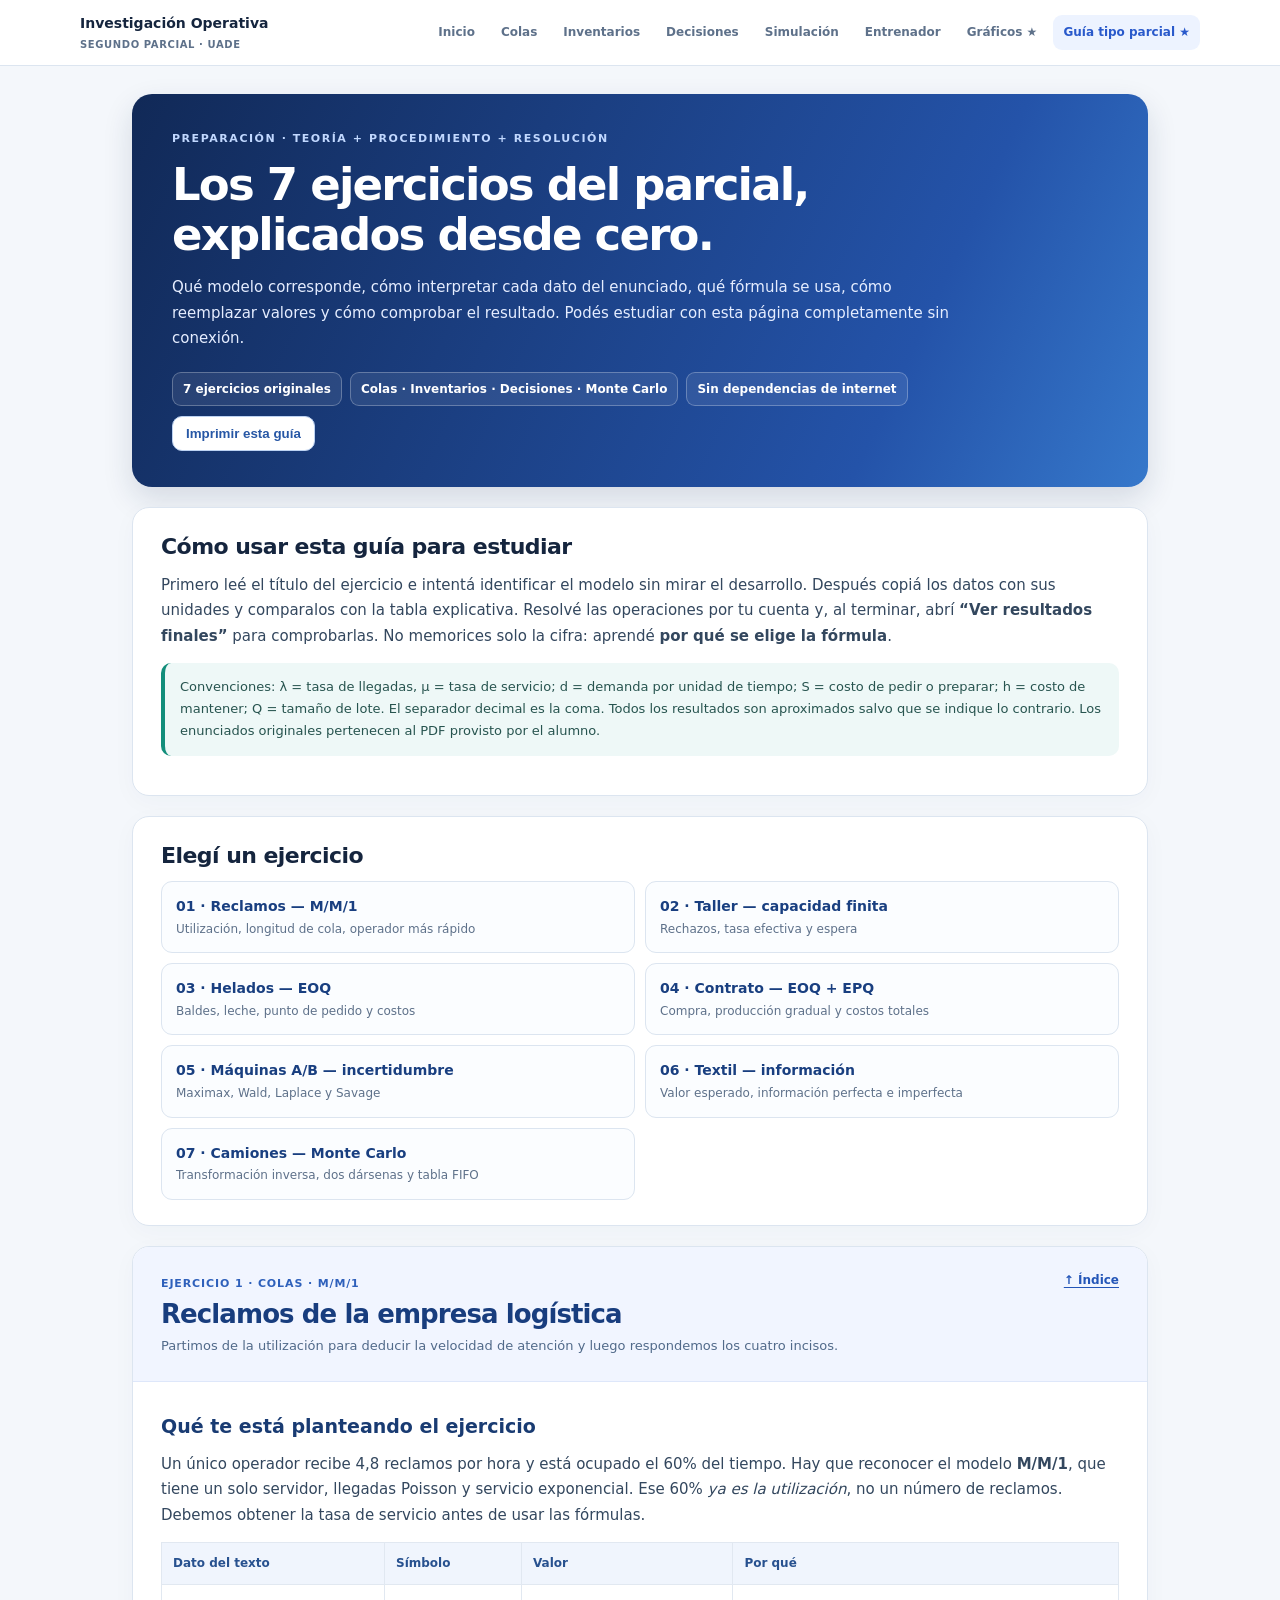
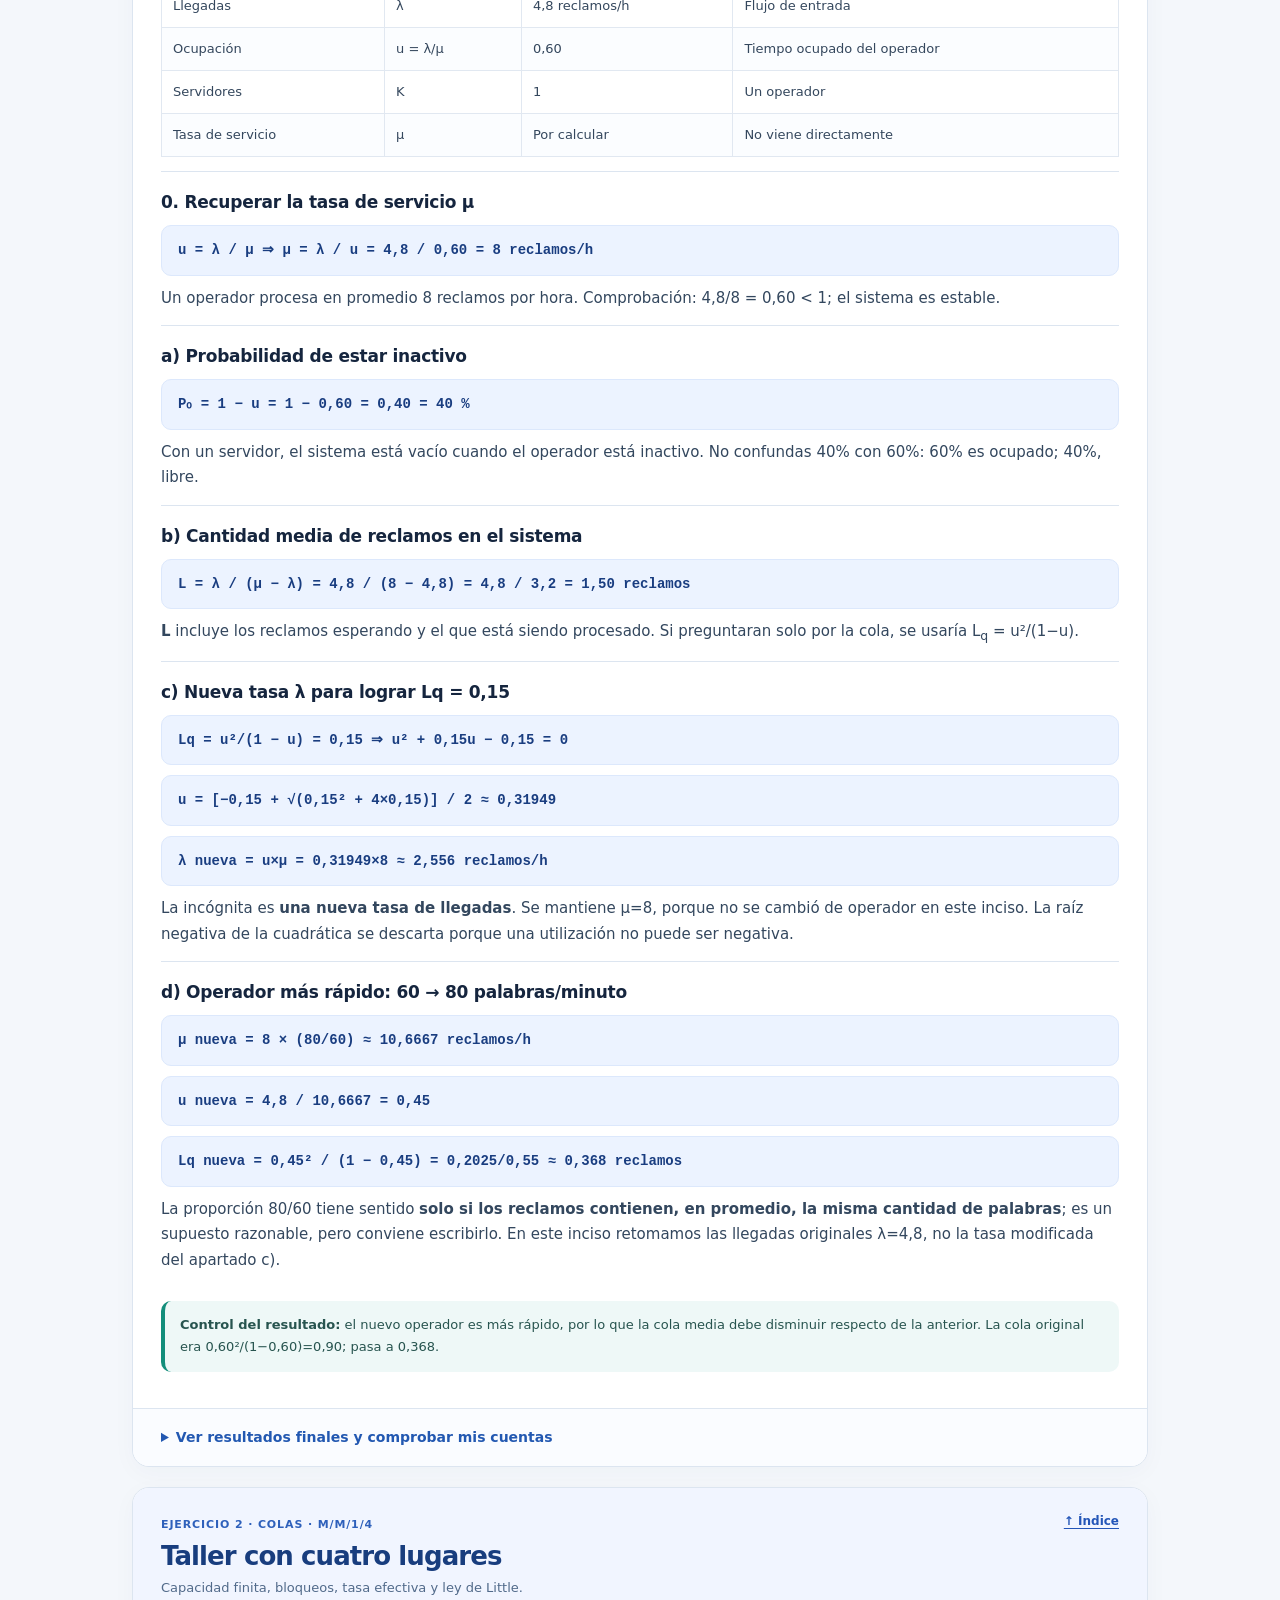
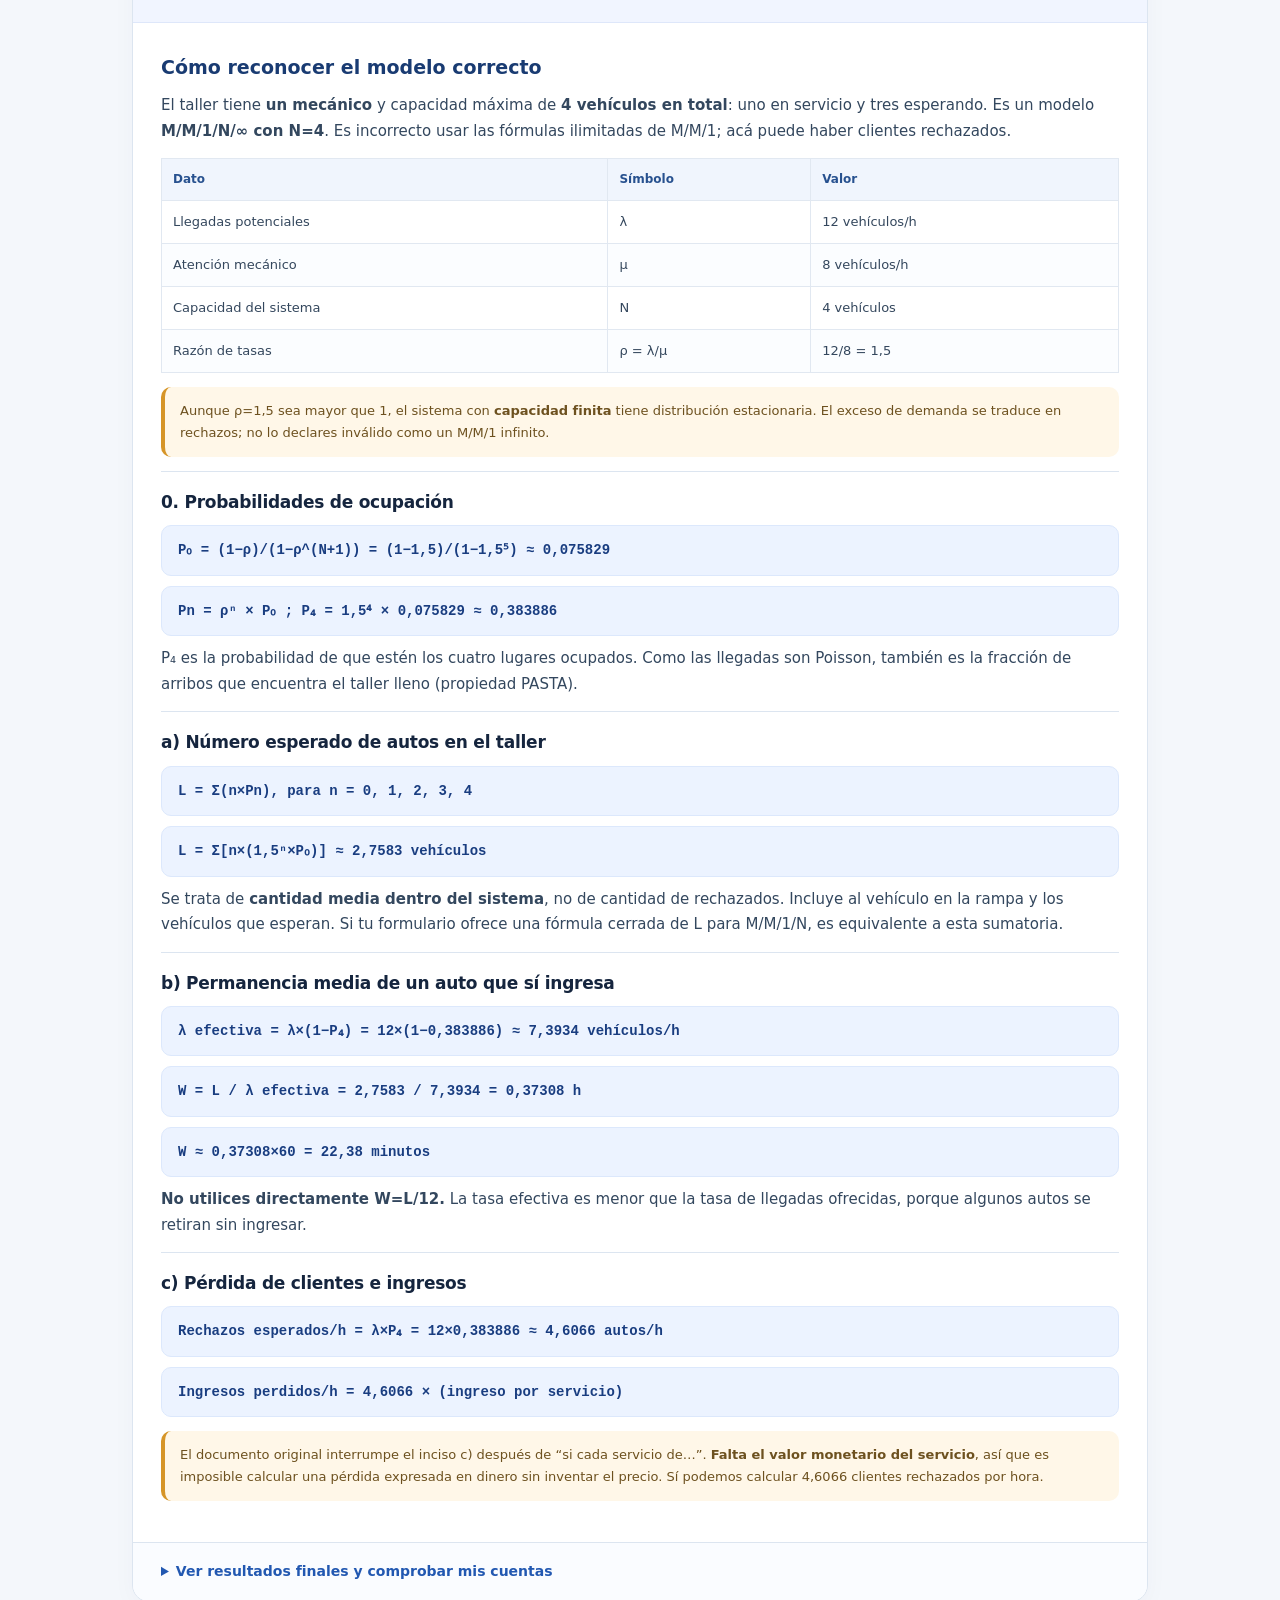
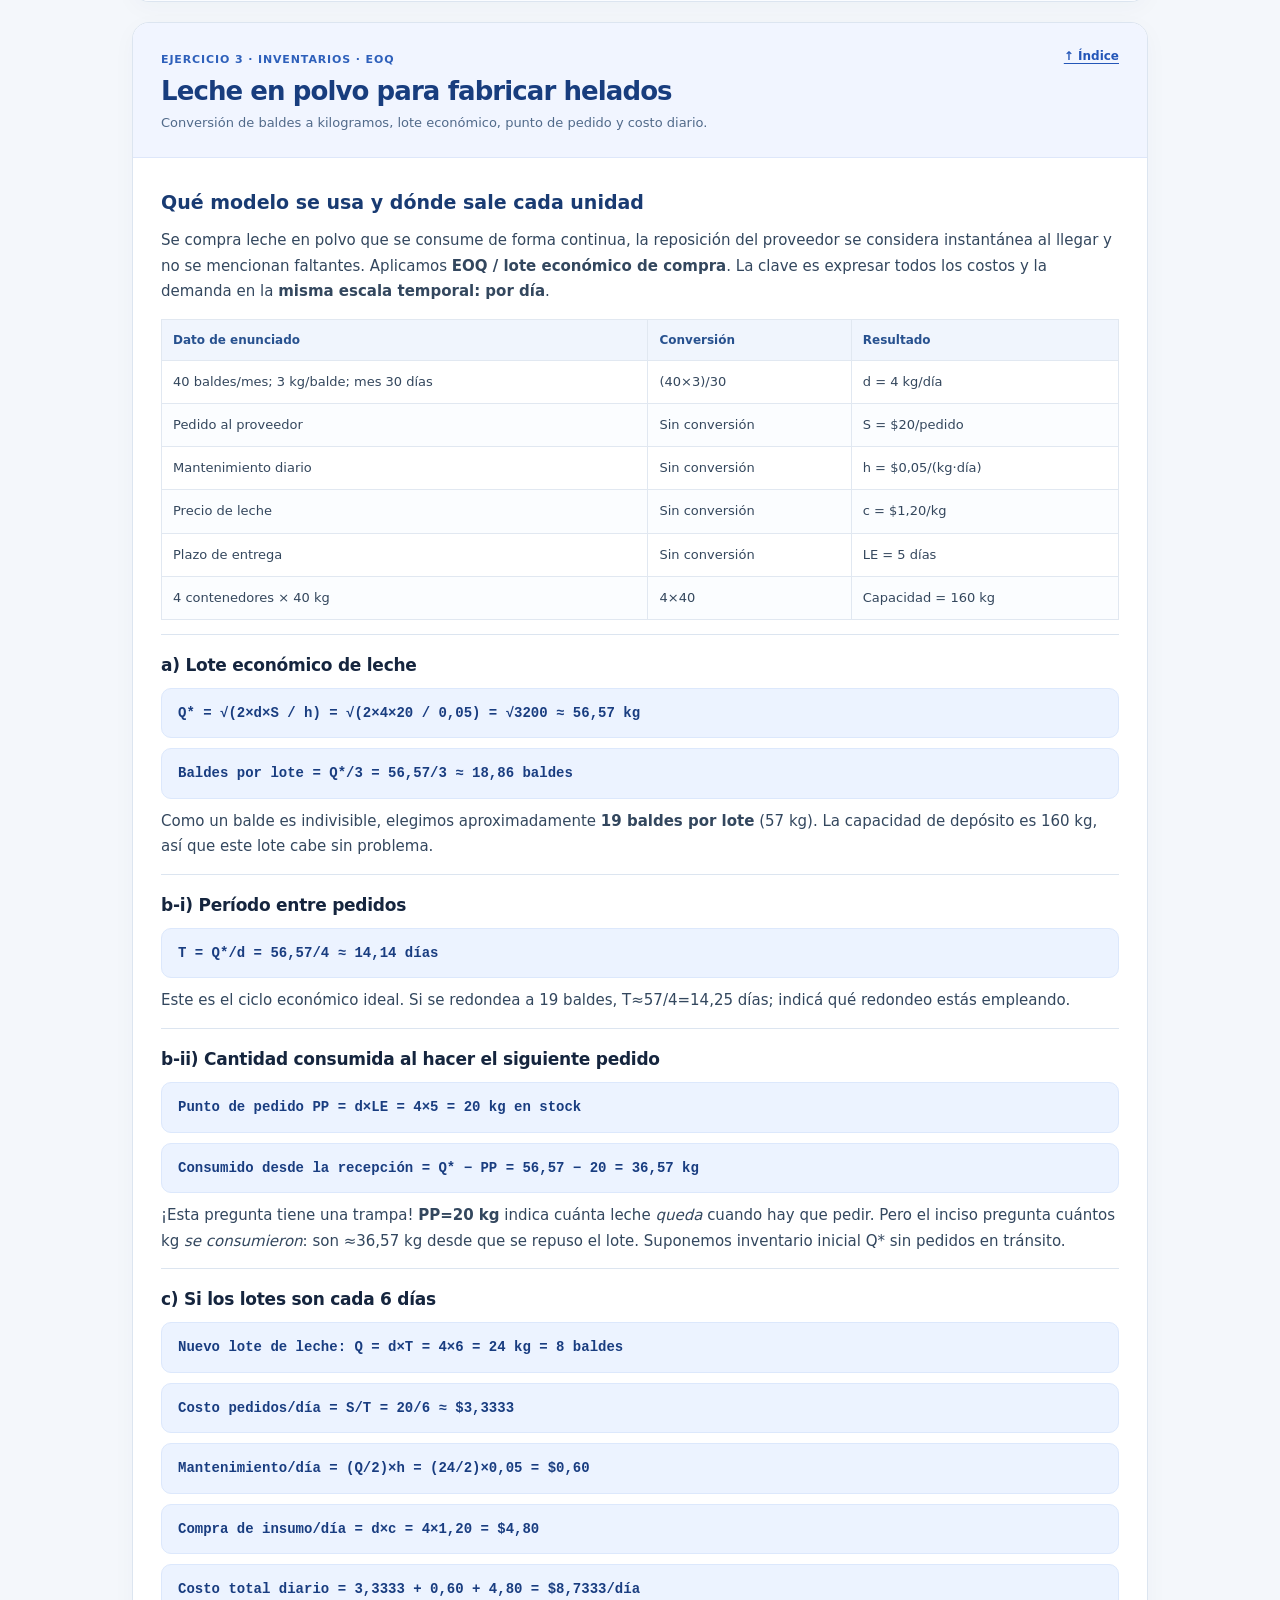
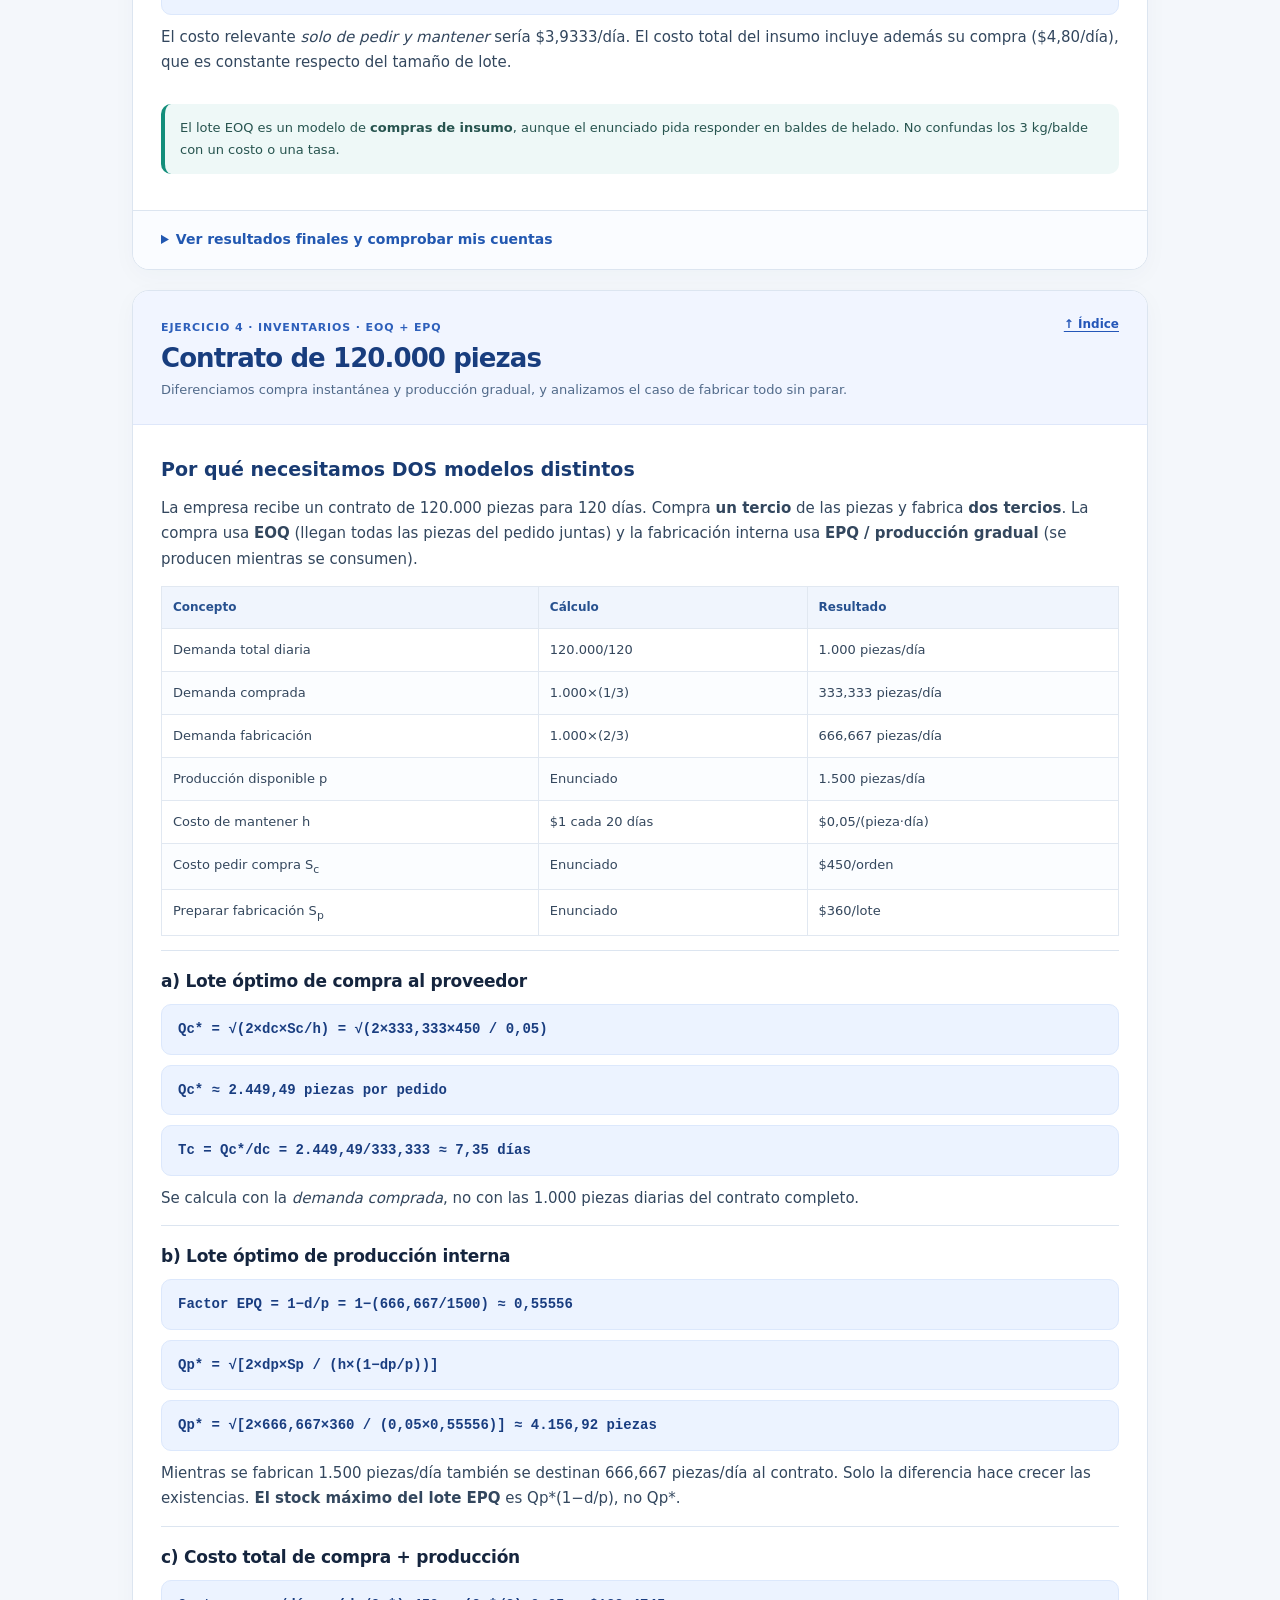
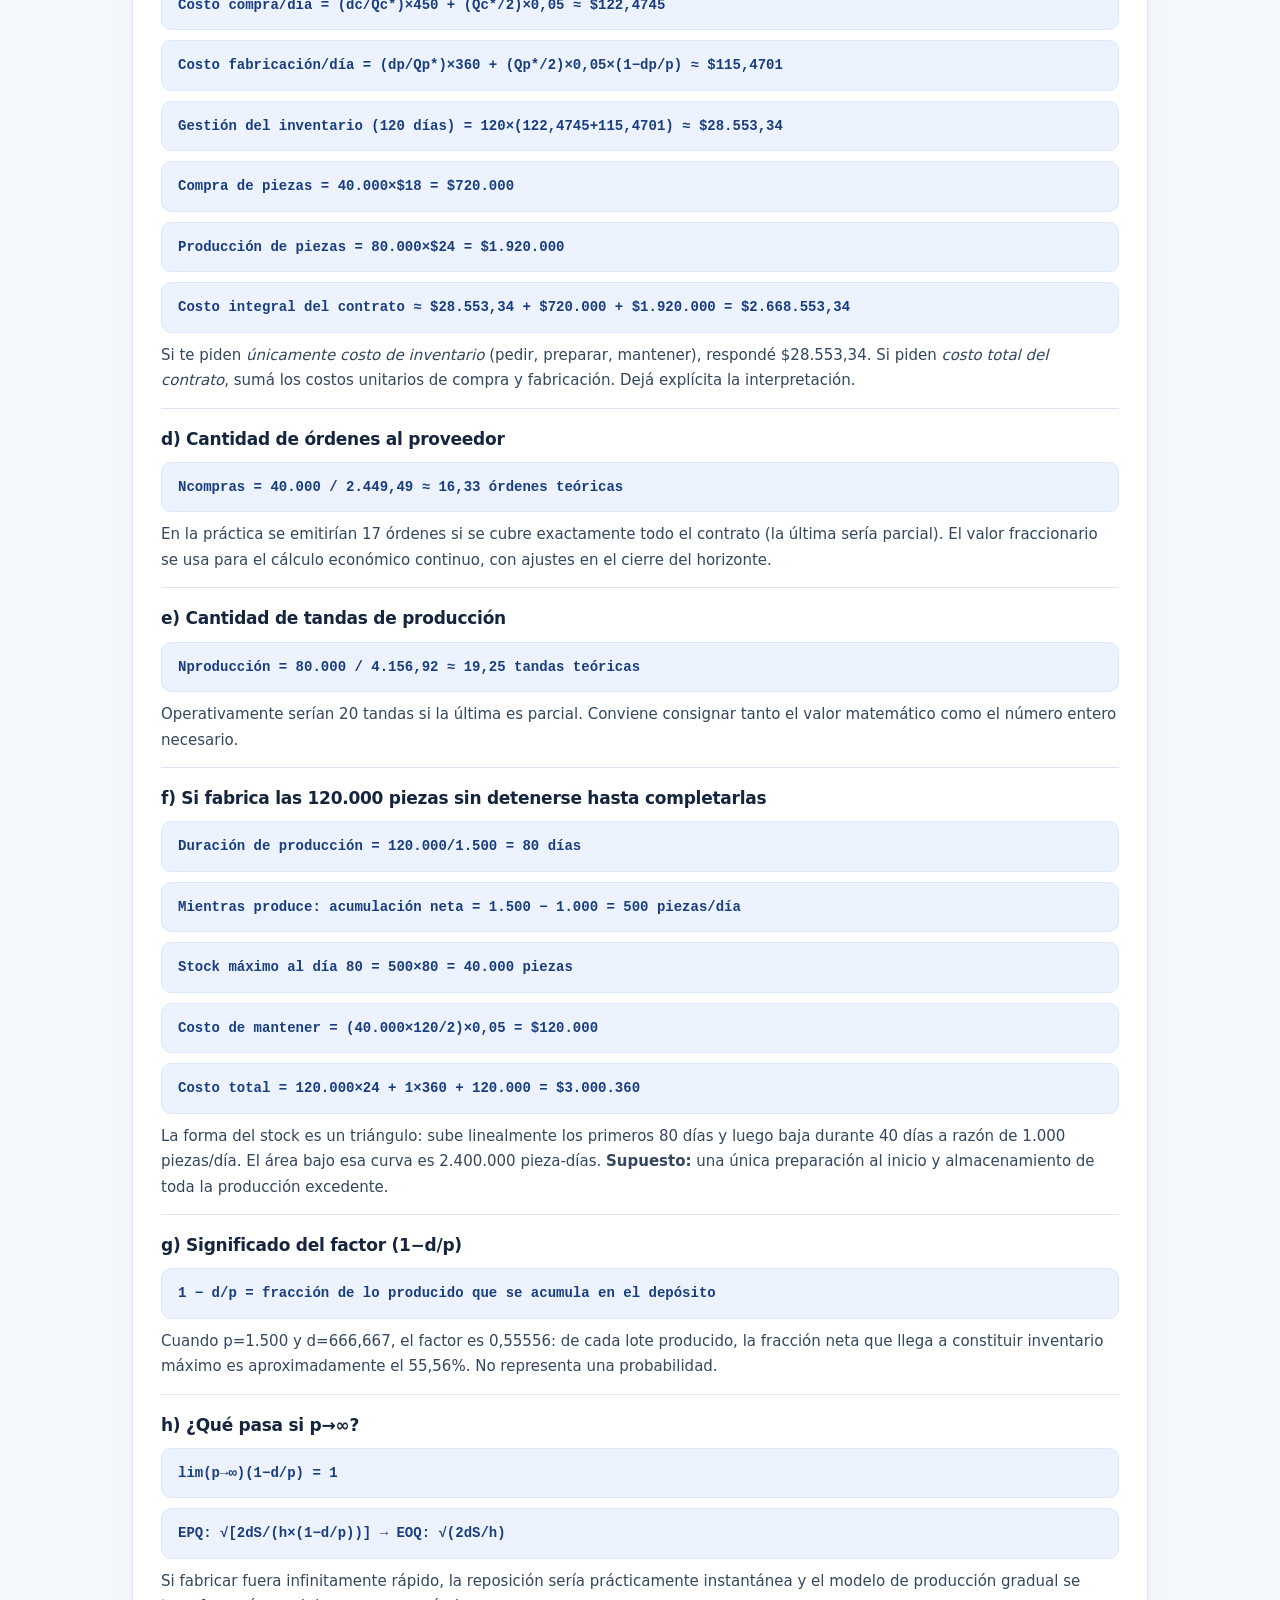
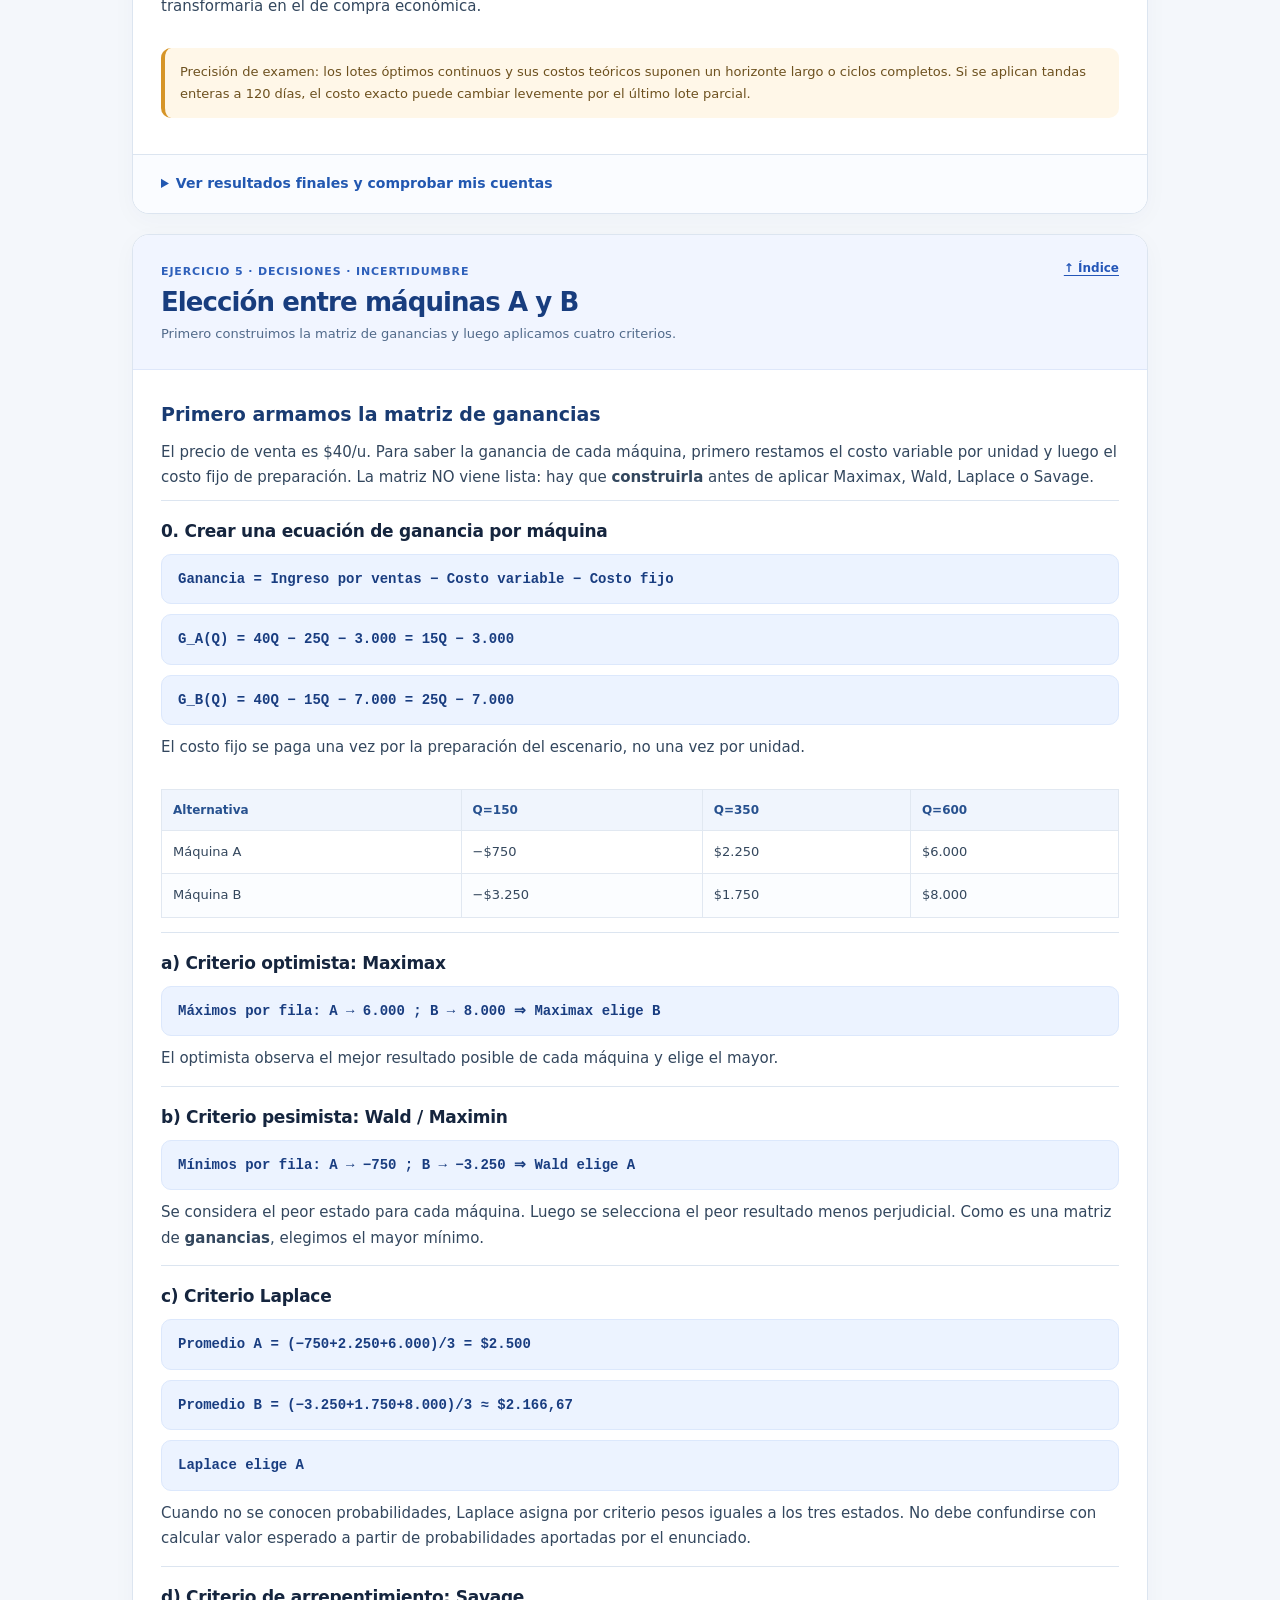
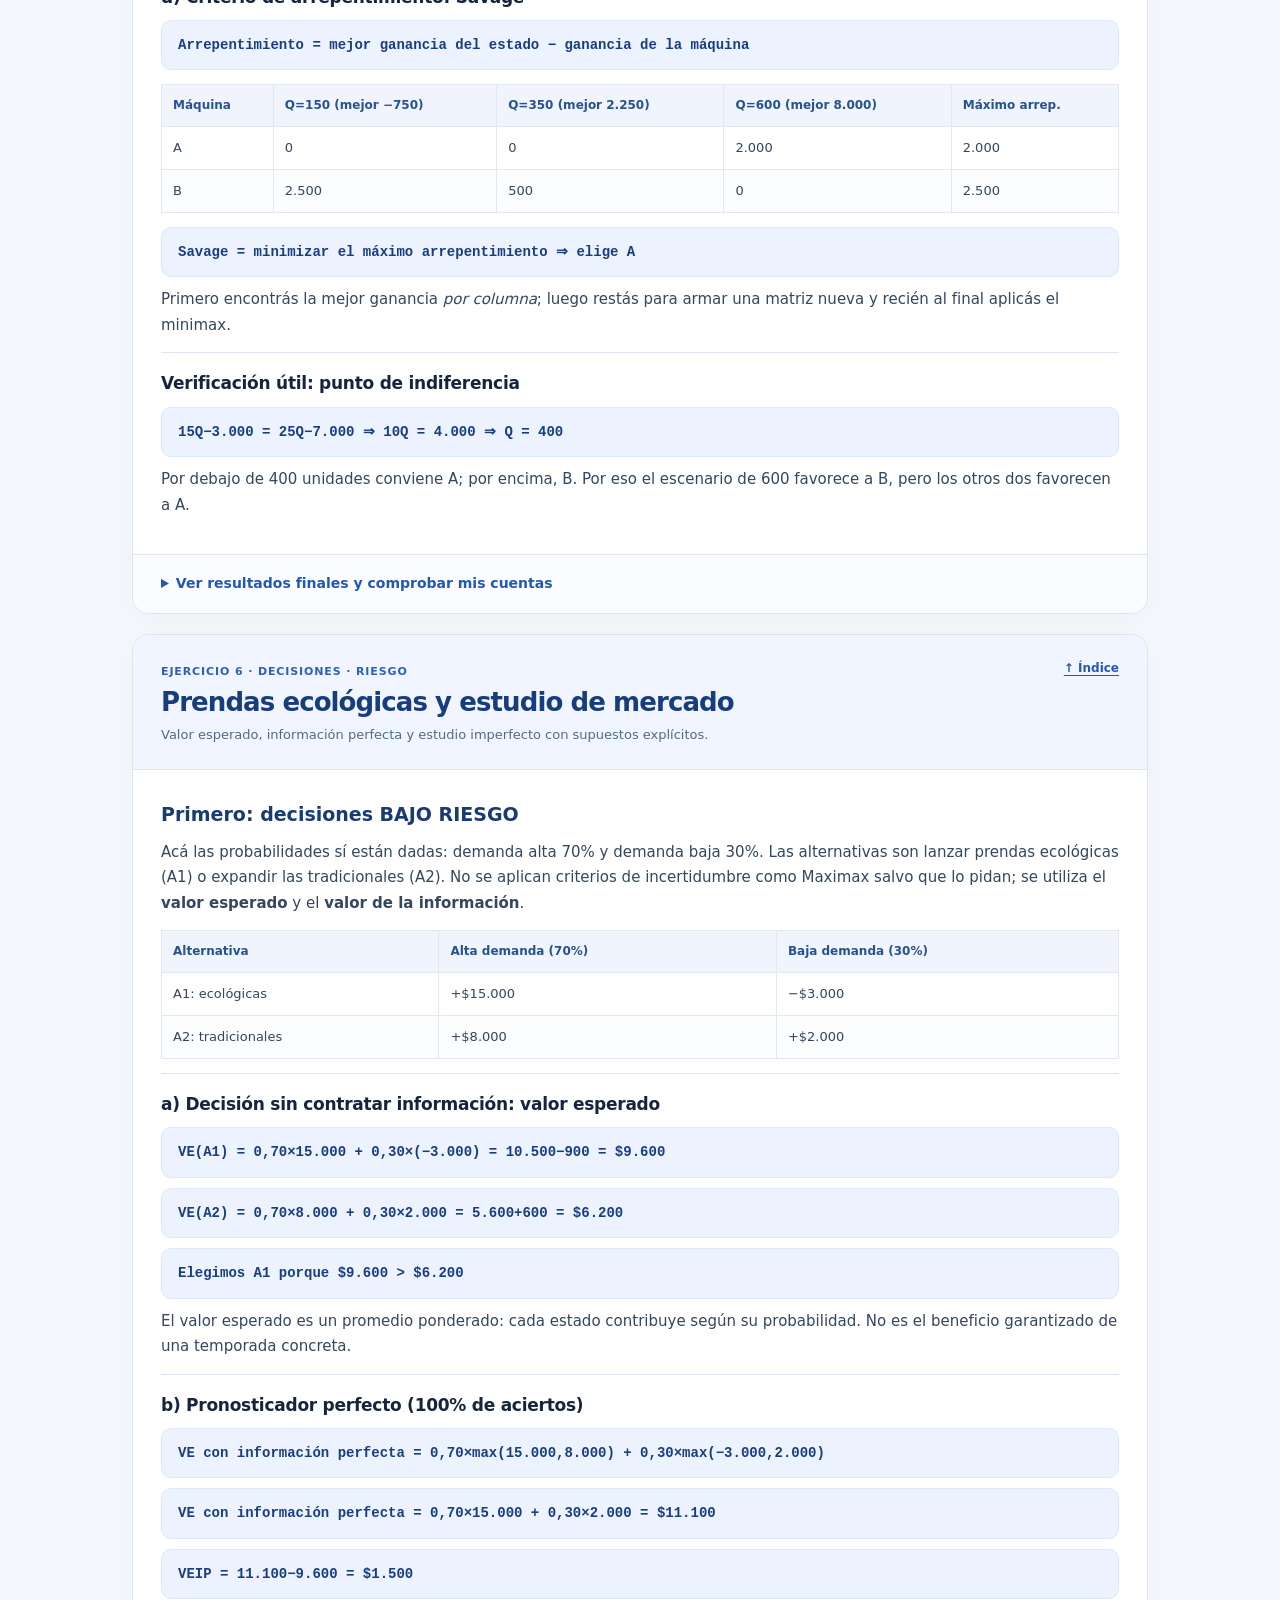
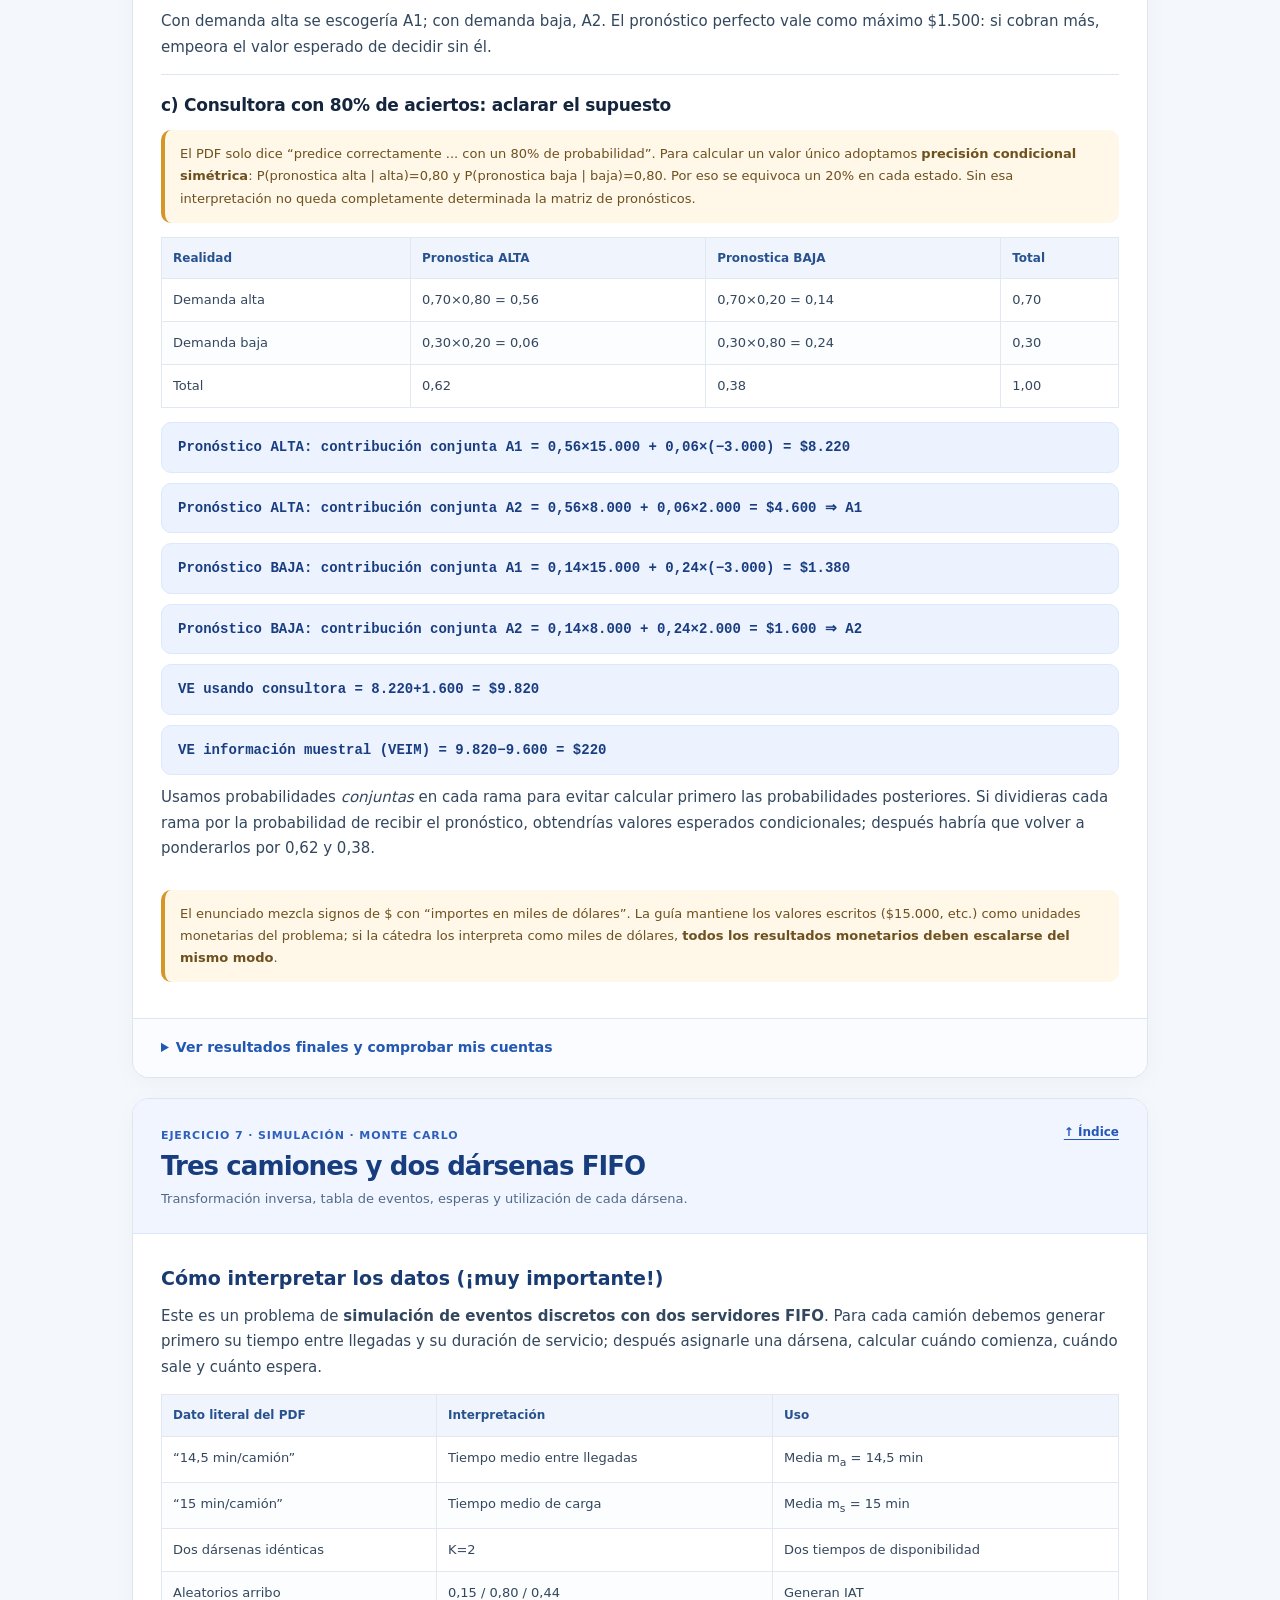
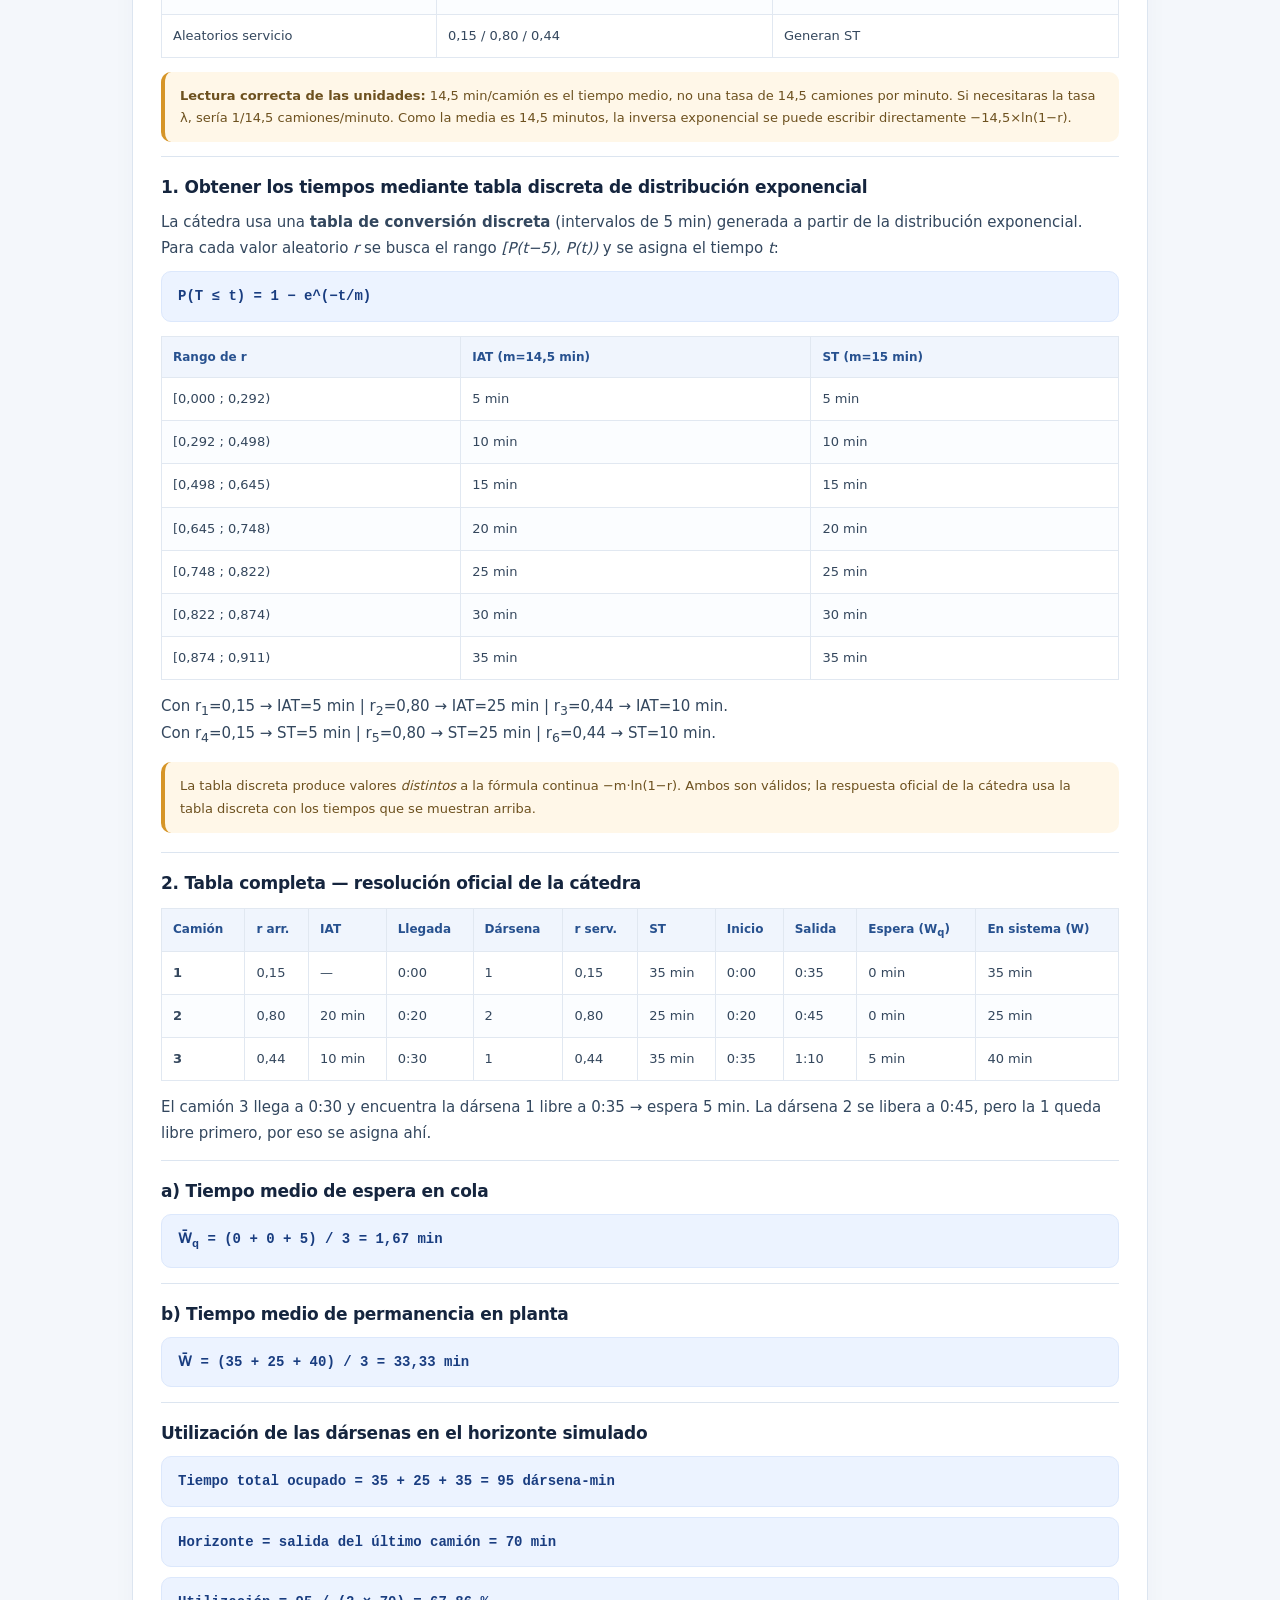
<file: guia-ejercicios-parcial.html>
<!doctype html><html lang="es"><head><meta charset="utf-8"><meta name="viewport" content="width=device-width,initial-scale=1"><meta name="theme-color" content="#193a7a"><meta name="description" content="Guía detallada con los siete ejercicios tipo parcial de Investigación Operativa UADE, explicados desde cero y disponibles sin internet."><title>Guía de ejercicios tipo parcial · Investigación Operativa UADE</title><style>
:root{color-scheme:light;--ink:#15253e;--muted:#5e718a;--bg:#f4f7fb;--line:#dce5f0;--navy:#183774;--blue:#2959cb;--pale:#edf3ff;--green:#146a64}*{box-sizing:border-box}html{scroll-behavior:smooth}body{margin:0;background:var(--bg);color:var(--ink);font-family:system-ui,-apple-system,BlinkMacSystemFont,"Segoe UI",sans-serif;font-size:15px;line-height:1.7}a{color:#2456b8;text-underline-offset:3px}.site-header{background:#fff;border-bottom:1px solid var(--line);position:sticky;top:0;z-index:10}.header-inner{max-width:1160px;margin:auto;display:flex;align-items:center;justify-content:space-between;gap:14px;padding:12px 20px}.brand{font-size:14px;font-weight:800;text-decoration:none;color:var(--ink);white-space:nowrap}.brand span{display:block;font-size:10px;font-weight:700;color:var(--muted);letter-spacing:.06em;text-transform:uppercase}.nav{display:flex;gap:6px;overflow-x:auto;white-space:nowrap}.nav a{padding:7px 10px;color:var(--muted);font-size:12px;font-weight:700;text-decoration:none;border-radius:9px}.nav a.active,.nav a:hover{background:var(--pale);color:var(--blue)}.container{max-width:1060px;margin:auto;padding:28px 22px 80px}.hero{padding:36px 40px;background:linear-gradient(115deg,#112957,#2453a9 75%,#3678cb);color:#fff;border-radius:20px;box-shadow:0 12px 30px #152b5024}.eyebrow{font-size:11px;letter-spacing:.14em;text-transform:uppercase;font-weight:800;color:#c1d8ff}.hero h1{font-size:clamp(28px,4.5vw,45px);letter-spacing:-.04em;line-height:1.11;margin:12px 0 14px}.hero p{max-width:780px;color:#e5edff;font-size:15px}.hero .meta{display:flex;flex-wrap:wrap;gap:8px;margin-top:20px}.hero .meta span{font-size:12px;font-weight:700;border:1px solid #ffffff44;background:#ffffff15;padding:6px 10px;border-radius:9px}.intro,.indice,.exercise,.finish{background:white;border:1px solid var(--line);border-radius:17px;margin-top:20px;padding:25px 28px;box-shadow:0 6px 25px #263c5a08}.intro h2,.indice h2,.finish h2{font-size:22px;line-height:1.25;margin:0 0 12px;letter-spacing:-.025em}.intro p,.exercise p{margin:9px 0;color:#33475e}.index-grid{display:grid;grid-template-columns:repeat(2,minmax(0,1fr));gap:10px}.index-item{display:block;padding:13px 14px;border:1px solid var(--line);border-radius:11px;text-decoration:none;background:#fbfdff}.index-item:hover{background:var(--pale);border-color:#b3c9ee}.index-item strong{display:block;color:#193f80;font-size:14px}.index-item small{display:block;color:var(--muted);font-size:12px}.exercise{scroll-margin-top:80px;padding:0;overflow:hidden}.exercise-heading{background:#f1f5ff;border-bottom:1px solid #dee7fa;padding:23px 28px;display:flex;justify-content:space-between;gap:10px}.exercise-heading h2{font-size:26px;letter-spacing:-.035em;line-height:1.2;margin:4px 0 5px;color:#183d7e}.exercise-heading p{color:#516a8a;font-size:13px;margin:0}.kicker{font-size:11px;font-weight:850;color:#2e60bb;text-transform:uppercase;letter-spacing:.08em}.back{font-size:12px;white-space:nowrap;font-weight:700}.guide{padding:22px 28px}.guide h3{font-size:19px;color:#193b72;margin:6px 0 10px}.step{border-top:1px solid var(--line);padding:17px 0 5px}.step h4{font-size:17px;line-height:1.3;letter-spacing:-.015em;margin:2px 0 12px}.eq{background:#ecf3ff;border:1px solid #dce8fc;border-radius:10px;padding:12px 16px;margin:10px 0;color:#193d80;font:600 14px/1.75 ui-monospace,SFMono-Regular,Menlo,Monaco,Consolas,monospace;white-space:normal;overflow-wrap:anywhere}.table-scroll{overflow-x:auto;margin:14px 0}table{width:100%;border-collapse:collapse;font-size:13px;min-width:470px}thead th{background:#f0f5fd;color:#27518f;text-align:left;font-size:12px}th,td{padding:10px 11px;border:1px solid #e1e8f1;vertical-align:top}tbody tr:nth-child(even){background:#fbfdff}td{color:#34475d}.note{padding:13px 15px;border-radius:10px;margin:14px 0;font-size:13px;background:#eef8f7;border-left:4px solid #198d82;color:#27544f}.note.warn{background:#fff7e8;border-left-color:#d69528;color:#6d511f}.note.tip{background:#eef8f7;border-left-color:#138e7b}.summary{border-top:1px solid var(--line);background:#fafcff}.summary summary{cursor:pointer;padding:17px 28px;color:#2258b1;font-weight:800;font-size:14px;list-style-position:inside}.summary-content{padding:0 28px 23px}.checklist{padding-left:23px}.checklist li{margin:5px 0}.offline{margin-top:22px;font-size:13px;color:var(--muted);text-align:center}.btnprint{border:1px solid #bcd2f2;background:white;color:#2757a5;padding:9px 13px;border-radius:10px;font-weight:750;cursor:pointer;margin-top:10px}.btnprint:hover{background:#edf3ff}@media(max-width:720px){.header-inner{align-items:flex-start;flex-direction:column}.container{padding:15px 12px 55px}.hero{padding:25px 23px}.intro,.indice,.finish{padding:19px}.index-grid{grid-template-columns:1fr}.guide{padding:17px}.exercise-heading{padding:18px;flex-direction:column}.summary summary{padding:15px 18px}.summary-content{padding:0 17px 20px}.eq{font-size:12px;padding:11px}.nav{max-width:100%}}@media print{body{background:white}.site-header,.btnprint,.back{display:none!important}.hero{background:#fff!important;color:black!important;box-shadow:none;border:1px solid #ddd}.hero p,.hero .eyebrow{color:#333!important}.exercise{break-inside:avoid-page;margin-top:16px;box-shadow:none}.summary-content{display:block!important}.summary{display:none}a{text-decoration:none;color:#000}}
</style></head><body>
<header class="site-header"><div class="header-inner"><a class="brand" href="index.html">Investigación Operativa<span>Segundo parcial · UADE</span></a><nav class="nav" aria-label="Navegación"><a href="index.html">Inicio</a><a href="colas.html">Colas</a><a href="inventarios.html">Inventarios</a><a href="decisiones.html">Decisiones</a><a href="simulacion.html">Simulación</a><a href="entrenador.html">Entrenador</a><a href="graficos.html">Gráficos ★</a><a href="guia-ejercicios-parcial.html" class="active">Guía tipo parcial ★</a></nav></div></header>
<main class="container"><div class="hero"><div class="eyebrow">Preparación · Teoría + Procedimiento + Resolución</div><h1>Los 7 ejercicios del parcial,<br>explicados desde cero.</h1><p>Qué modelo corresponde, cómo interpretar cada dato del enunciado, qué fórmula se usa, cómo reemplazar valores y cómo comprobar el resultado. Podés estudiar con esta página completamente sin conexión.</p><div class="meta"><span>7 ejercicios originales</span><span>Colas · Inventarios · Decisiones · Monte Carlo</span><span>Sin dependencias de internet</span></div><button class="btnprint" onclick="window.print()">Imprimir esta guía</button></div>
<section class="intro"><h2>Cómo usar esta guía para estudiar</h2><p>Primero leé el título del ejercicio e intentá identificar el modelo sin mirar el desarrollo. Después copiá los datos con sus unidades y comparalos con la tabla explicativa. Resolvé las operaciones por tu cuenta y, al terminar, abrí <strong>“Ver resultados finales”</strong> para comprobarlas. No memorices solo la cifra: aprendé <strong>por qué se elige la fórmula</strong>.</p><div class="note tip">Convenciones: λ = tasa de llegadas, μ = tasa de servicio; d = demanda por unidad de tiempo; S = costo de pedir o preparar; h = costo de mantener; Q = tamaño de lote. El separador decimal es la coma. Todos los resultados son aproximados salvo que se indique lo contrario. Los enunciados originales pertenecen al PDF provisto por el alumno.</div></section>
<section class="indice" id="indice"><h2>Elegí un ejercicio</h2><div class="index-grid"><a href="#e1" class="index-item"><strong>01 · Reclamos — M/M/1</strong><small>Utilización, longitud de cola, operador más rápido</small></a><a href="#e2" class="index-item"><strong>02 · Taller — capacidad finita</strong><small>Rechazos, tasa efectiva y espera</small></a><a href="#e3" class="index-item"><strong>03 · Helados — EOQ</strong><small>Baldes, leche, punto de pedido y costos</small></a><a href="#e4" class="index-item"><strong>04 · Contrato — EOQ + EPQ</strong><small>Compra, producción gradual y costos totales</small></a><a href="#e5" class="index-item"><strong>05 · Máquinas A/B — incertidumbre</strong><small>Maximax, Wald, Laplace y Savage</small></a><a href="#e6" class="index-item"><strong>06 · Textil — información</strong><small>Valor esperado, información perfecta e imperfecta</small></a><a href="#e7" class="index-item"><strong>07 · Camiones — Monte Carlo</strong><small>Transformación inversa, dos dársenas y tabla FIFO</small></a></div></section>
<section id="e1" class="exercise"><div class="exercise-heading"><div><span class="kicker">Ejercicio 1 · Colas · M/M/1</span><h2>Reclamos de la empresa logística</h2><p>Partimos de la utilización para deducir la velocidad de atención y luego respondemos los cuatro incisos.</p></div><a href="#indice" class="back">↑ Índice</a></div><div class="guide">
<h3>Qué te está planteando el ejercicio</h3>
<p>Un único operador recibe 4,8 reclamos por hora y está ocupado el 60% del tiempo. Hay que reconocer el modelo <strong>M/M/1</strong>, que tiene un solo servidor, llegadas Poisson y servicio exponencial. Ese 60% <em>ya es la utilización</em>, no un número de reclamos. Debemos obtener la tasa de servicio antes de usar las fórmulas.</p>
<div class="table-scroll"><table><thead><tr><th>Dato del texto</th><th>Símbolo</th><th>Valor</th><th>Por qué</th></tr></thead><tbody><tr><td>Llegadas</td><td>λ</td><td>4,8 reclamos/h</td><td>Flujo de entrada</td></tr><tr><td>Ocupación</td><td>u = λ/μ</td><td>0,60</td><td>Tiempo ocupado del operador</td></tr><tr><td>Servidores</td><td>K</td><td>1</td><td>Un operador</td></tr><tr><td>Tasa de servicio</td><td>μ</td><td>Por calcular</td><td>No viene directamente</td></tr></tbody></table></div>
<div class="step"><h4>0. Recuperar la tasa de servicio μ</h4><div class="eq">u = λ / μ  ⇒  μ = λ / u = 4,8 / 0,60 = 8 reclamos/h</div><p>Un operador procesa en promedio 8 reclamos por hora. Comprobación: 4,8/8 = 0,60 &lt; 1; el sistema es estable.</p></div><div class="step"><h4>a) Probabilidad de estar inactivo</h4><div class="eq">P₀ = 1 − u = 1 − 0,60 = 0,40 = 40 %</div><p>Con un servidor, el sistema está vacío cuando el operador está inactivo. No confundas 40% con 60%: 60% es ocupado; 40%, libre.</p></div><div class="step"><h4>b) Cantidad media de reclamos en el sistema</h4><div class="eq">L = λ / (μ − λ) = 4,8 / (8 − 4,8) = 4,8 / 3,2 = 1,50 reclamos</div><p><strong>L</strong> incluye los reclamos esperando y el que está siendo procesado. Si preguntaran solo por la cola, se usaría L<sub>q</sub> = u²/(1−u).</p></div><div class="step"><h4>c) Nueva tasa λ para lograr Lq = 0,15</h4><div class="eq">Lq = u²/(1 − u) = 0,15  ⇒  u² + 0,15u − 0,15 = 0</div><div class="eq">u = [−0,15 + √(0,15² + 4×0,15)] / 2 ≈ 0,31949</div><div class="eq">λ nueva = u×μ = 0,31949×8 ≈ 2,556 reclamos/h</div><p>La incógnita es <strong>una nueva tasa de llegadas</strong>. Se mantiene μ=8, porque no se cambió de operador en este inciso. La raíz negativa de la cuadrática se descarta porque una utilización no puede ser negativa.</p></div><div class="step"><h4>d) Operador más rápido: 60 → 80 palabras/minuto</h4><div class="eq">μ nueva = 8 × (80/60) ≈ 10,6667 reclamos/h</div><div class="eq">u nueva = 4,8 / 10,6667 = 0,45</div><div class="eq">Lq nueva = 0,45² / (1 − 0,45) = 0,2025/0,55 ≈ 0,368 reclamos</div><p>La proporción 80/60 tiene sentido <strong>solo si los reclamos contienen, en promedio, la misma cantidad de palabras</strong>; es un supuesto razonable, pero conviene escribirlo. En este inciso retomamos las llegadas originales λ=4,8, no la tasa modificada del apartado c).</p></div><div class="note tip"><strong>Control del resultado:</strong> el nuevo operador es más rápido, por lo que la cola media debe disminuir respecto de la anterior. La cola original era 0,60²/(1−0,60)=0,90; pasa a 0,368.</div></div><details class="summary"><summary>Ver resultados finales y comprobar mis cuentas</summary><div class="summary-content"><div class="table-scroll"><table><thead><tr><th>Inciso</th><th>Resultado</th></tr></thead><tbody><tr><td>a) Inactividad</td><td>P₀ = 40%</td></tr><tr><td>b) Reclamos en el sistema</td><td>L = 1,50</td></tr><tr><td>c) Nueva llegada para Lq=0,15</td><td>λ ≈ 2,556 reclamos/h</td></tr><tr><td>d) Nueva cola con operador rápido</td><td>Lq ≈ 0,368 reclamos</td></tr></tbody></table></div></div></details></section>
<section id="e2" class="exercise"><div class="exercise-heading"><div><span class="kicker">Ejercicio 2 · Colas · M/M/1/4</span><h2>Taller con cuatro lugares</h2><p>Capacidad finita, bloqueos, tasa efectiva y ley de Little.</p></div><a href="#indice" class="back">↑ Índice</a></div><div class="guide"><h3>Cómo reconocer el modelo correcto</h3><p>El taller tiene <strong>un mecánico</strong> y capacidad máxima de <strong>4 vehículos en total</strong>: uno en servicio y tres esperando. Es un modelo <strong>M/M/1/N/∞ con N=4</strong>. Es incorrecto usar las fórmulas ilimitadas de M/M/1; acá puede haber clientes rechazados.</p><div class="table-scroll"><table><thead><tr><th>Dato</th><th>Símbolo</th><th>Valor</th></tr></thead><tbody><tr><td>Llegadas potenciales</td><td>λ</td><td>12 vehículos/h</td></tr><tr><td>Atención mecánico</td><td>μ</td><td>8 vehículos/h</td></tr><tr><td>Capacidad del sistema</td><td>N</td><td>4 vehículos</td></tr><tr><td>Razón de tasas</td><td>ρ = λ/μ</td><td>12/8 = 1,5</td></tr></tbody></table></div><div class="note warn">Aunque ρ=1,5 sea mayor que 1, el sistema con <strong>capacidad finita</strong> tiene distribución estacionaria. El exceso de demanda se traduce en rechazos; no lo declares inválido como un M/M/1 infinito.</div><div class="step"><h4>0. Probabilidades de ocupación</h4><div class="eq">P₀ = (1−ρ)/(1−ρ^(N+1)) = (1−1,5)/(1−1,5⁵) ≈ 0,075829</div><div class="eq">Pn = ρⁿ × P₀  ;  P₄ = 1,5⁴ × 0,075829 ≈ 0,383886</div><p>P₄ es la probabilidad de que estén los cuatro lugares ocupados. Como las llegadas son Poisson, también es la fracción de arribos que encuentra el taller lleno (propiedad PASTA).</p></div><div class="step"><h4>a) Número esperado de autos en el taller</h4><div class="eq">L = Σ(n×Pn), para n = 0, 1, 2, 3, 4</div><div class="eq">L = Σ[n×(1,5ⁿ×P₀)] ≈ 2,7583 vehículos</div><p>Se trata de <strong>cantidad media dentro del sistema</strong>, no de cantidad de rechazados. Incluye al vehículo en la rampa y los vehículos que esperan. Si tu formulario ofrece una fórmula cerrada de L para M/M/1/N, es equivalente a esta sumatoria.</p></div><div class="step"><h4>b) Permanencia media de un auto que sí ingresa</h4><div class="eq">λ efectiva = λ×(1−P₄) = 12×(1−0,383886) ≈ 7,3934 vehículos/h</div><div class="eq">W = L / λ efectiva = 2,7583 / 7,3934 = 0,37308 h</div><div class="eq">W ≈ 0,37308×60 = 22,38 minutos</div><p><strong>No utilices directamente W=L/12.</strong> La tasa efectiva es menor que la tasa de llegadas ofrecidas, porque algunos autos se retiran sin ingresar.</p></div><div class="step"><h4>c) Pérdida de clientes e ingresos</h4><div class="eq">Rechazos esperados/h = λ×P₄ = 12×0,383886 ≈ 4,6066 autos/h</div><div class="eq">Ingresos perdidos/h = 4,6066 × (ingreso por servicio)</div><div class="note warn">El documento original interrumpe el inciso c) después de “si cada servicio de…”. <strong>Falta el valor monetario del servicio</strong>, así que es imposible calcular una pérdida expresada en dinero sin inventar el precio. Sí podemos calcular 4,6066 clientes rechazados por hora.</div></div></div><details class="summary"><summary>Ver resultados finales y comprobar mis cuentas</summary><div class="summary-content"><div class="table-scroll"><table><thead><tr><th>Inciso</th><th>Resultado</th></tr></thead><tbody><tr><td>P₄ (taller lleno)</td><td>38,39%</td></tr><tr><td>a) Cantidad media L</td><td>2,7583 vehículos</td></tr><tr><td>b) Permanencia W</td><td>≈ 23 min</td></tr><tr><td>c) Rechazos esperados</td><td>4,6066 vehículos/h</td></tr><tr><td>c) Ingresos perdidos</td><td>4,6066 × precio de servicio (dato ausente)</td></tr></tbody></table></div></div></details></section>
<section id="e3" class="exercise"><div class="exercise-heading"><div><span class="kicker">Ejercicio 3 · Inventarios · EOQ</span><h2>Leche en polvo para fabricar helados</h2><p>Conversión de baldes a kilogramos, lote económico, punto de pedido y costo diario.</p></div><a href="#indice" class="back">↑ Índice</a></div><div class="guide"><h3>Qué modelo se usa y dónde sale cada unidad</h3><p>Se compra leche en polvo que se consume de forma continua, la reposición del proveedor se considera instantánea al llegar y no se mencionan faltantes. Aplicamos <strong>EOQ / lote económico de compra</strong>. La clave es expresar todos los costos y la demanda en la <strong>misma escala temporal: por día</strong>.</p><div class="table-scroll"><table><thead><tr><th>Dato de enunciado</th><th>Conversión</th><th>Resultado</th></tr></thead><tbody><tr><td>40 baldes/mes; 3 kg/balde; mes 30 días</td><td>(40×3)/30</td><td>d = 4 kg/día</td></tr><tr><td>Pedido al proveedor</td><td>Sin conversión</td><td>S = $20/pedido</td></tr><tr><td>Mantenimiento diario</td><td>Sin conversión</td><td>h = $0,05/(kg·día)</td></tr><tr><td>Precio de leche</td><td>Sin conversión</td><td>c = $1,20/kg</td></tr><tr><td>Plazo de entrega</td><td>Sin conversión</td><td>LE = 5 días</td></tr><tr><td>4 contenedores × 40 kg</td><td>4×40</td><td>Capacidad = 160 kg</td></tr></tbody></table></div><div class="step"><h4>a) Lote económico de leche</h4><div class="eq">Q* = √(2×d×S / h) = √(2×4×20 / 0,05) = √3200 ≈ 56,57 kg</div><div class="eq">Baldes por lote = Q*/3 = 56,57/3 ≈ 18,86 baldes</div><p>Como un balde es indivisible, elegimos aproximadamente <strong>19 baldes por lote</strong> (57 kg). La capacidad de depósito es 160 kg, así que este lote cabe sin problema.</p></div><div class="step"><h4>b-i) Período entre pedidos</h4><div class="eq">T = Q*/d = 56,57/4 ≈ 14,14 días</div><p>Este es el ciclo económico ideal. Si se redondea a 19 baldes, T≈57/4=14,25 días; indicá qué redondeo estás empleando.</p></div><div class="step"><h4>b-ii) Cantidad consumida al hacer el siguiente pedido</h4><div class="eq">Punto de pedido PP = d×LE = 4×5 = 20 kg en stock</div><div class="eq">Consumido desde la recepción = Q* − PP = 56,57 − 20 = 36,57 kg</div><p>¡Esta pregunta tiene una trampa! <strong>PP=20 kg</strong> indica cuánta leche <em>queda</em> cuando hay que pedir. Pero el inciso pregunta cuántos kg <em>se consumieron</em>: son ≈36,57 kg desde que se repuso el lote. Suponemos inventario inicial Q* sin pedidos en tránsito.</p></div><div class="step"><h4>c) Si los lotes son cada 6 días</h4><div class="eq">Nuevo lote de leche: Q = d×T = 4×6 = 24 kg = 8 baldes</div><div class="eq">Costo pedidos/día = S/T = 20/6 ≈ $3,3333</div><div class="eq">Mantenimiento/día = (Q/2)×h = (24/2)×0,05 = $0,60</div><div class="eq">Compra de insumo/día = d×c = 4×1,20 = $4,80</div><div class="eq">Costo total diario = 3,3333 + 0,60 + 4,80 = $8,7333/día</div><p>El costo relevante <em>solo de pedir y mantener</em> sería $3,9333/día. El costo total del insumo incluye además su compra ($4,80/día), que es constante respecto del tamaño de lote.</p></div><div class="note tip">El lote EOQ es un modelo de <strong>compras de insumo</strong>, aunque el enunciado pida responder en baldes de helado. No confundas los 3 kg/balde con un costo o una tasa.</div></div><details class="summary"><summary>Ver resultados finales y comprobar mis cuentas</summary><div class="summary-content"><div class="table-scroll"><table><thead><tr><th>Inciso</th><th>Resultado</th></tr></thead><tbody><tr><td>a) EOQ de leche</td><td>56,57 kg ≈ 19 baldes</td></tr><tr><td>b-i) Ciclo ideal</td><td>14,14 días</td></tr><tr><td>b-ii) Punto de pedido</td><td>20 kg restantes</td></tr><tr><td>b-ii) Leche consumida al ordenar</td><td>36,57 kg</td></tr><tr><td>c) Lote cada 6 días</td><td>24 kg = 8 baldes</td></tr><tr><td>c) Costo diario incluyendo compra</td><td>$8,73/día</td></tr></tbody></table></div></div></details></section>
<section id="e4" class="exercise"><div class="exercise-heading"><div><span class="kicker">Ejercicio 4 · Inventarios · EOQ + EPQ</span><h2>Contrato de 120.000 piezas</h2><p>Diferenciamos compra instantánea y producción gradual, y analizamos el caso de fabricar todo sin parar.</p></div><a href="#indice" class="back">↑ Índice</a></div><div class="guide"><h3>Por qué necesitamos DOS modelos distintos</h3><p>La empresa recibe un contrato de 120.000 piezas para 120 días. Compra <strong>un tercio</strong> de las piezas y fabrica <strong>dos tercios</strong>. La compra usa <strong>EOQ</strong> (llegan todas las piezas del pedido juntas) y la fabricación interna usa <strong>EPQ / producción gradual</strong> (se producen mientras se consumen).</p><div class="table-scroll"><table><thead><tr><th>Concepto</th><th>Cálculo</th><th>Resultado</th></tr></thead><tbody><tr><td>Demanda total diaria</td><td>120.000/120</td><td>1.000 piezas/día</td></tr><tr><td>Demanda comprada</td><td>1.000×(1/3)</td><td>333,333 piezas/día</td></tr><tr><td>Demanda fabricación</td><td>1.000×(2/3)</td><td>666,667 piezas/día</td></tr><tr><td>Producción disponible p</td><td>Enunciado</td><td>1.500 piezas/día</td></tr><tr><td>Costo de mantener h</td><td>$1 cada 20 días</td><td>$0,05/(pieza·día)</td></tr><tr><td>Costo pedir compra S<sub>c</sub></td><td>Enunciado</td><td>$450/orden</td></tr><tr><td>Preparar fabricación S<sub>p</sub></td><td>Enunciado</td><td>$360/lote</td></tr></tbody></table></div><div class="step"><h4>a) Lote óptimo de compra al proveedor</h4><div class="eq">Qc* = √(2×dc×Sc/h) = √(2×333,333×450 / 0,05)</div><div class="eq">Qc* ≈ 2.449,49 piezas por pedido</div><div class="eq">Tc = Qc*/dc = 2.449,49/333,333 ≈ 7,35 días</div><p>Se calcula con la <em>demanda comprada</em>, no con las 1.000 piezas diarias del contrato completo.</p></div><div class="step"><h4>b) Lote óptimo de producción interna</h4><div class="eq">Factor EPQ = 1−d/p = 1−(666,667/1500) ≈ 0,55556</div><div class="eq">Qp* = √[2×dp×Sp / (h×(1−dp/p))]</div><div class="eq">Qp* = √[2×666,667×360 / (0,05×0,55556)] ≈ 4.156,92 piezas</div><p>Mientras se fabrican 1.500 piezas/día también se destinan 666,667 piezas/día al contrato. Solo la diferencia hace crecer las existencias. <strong>El stock máximo del lote EPQ</strong> es Qp*(1−d/p), no Qp*.</p></div><div class="step"><h4>c) Costo total de compra + producción</h4><div class="eq">Costo compra/día = (dc/Qc*)×450 + (Qc*/2)×0,05 ≈ $122,4745</div><div class="eq">Costo fabricación/día = (dp/Qp*)×360 + (Qp*/2)×0,05×(1−dp/p) ≈ $115,4701</div><div class="eq">Gestión del inventario (120 días) = 120×(122,4745+115,4701) ≈ $28.553,34</div><div class="eq">Compra de piezas = 40.000×$18 = $720.000</div><div class="eq">Producción de piezas = 80.000×$24 = $1.920.000</div><div class="eq">Costo integral del contrato ≈ $28.553,34 + $720.000 + $1.920.000 = $2.668.553,34</div><p>Si te piden <em>únicamente costo de inventario</em> (pedir, preparar, mantener), respondé $28.553,34. Si piden <em>costo total del contrato</em>, sumá los costos unitarios de compra y fabricación. Dejá explícita la interpretación.</p></div><div class="step"><h4>d) Cantidad de órdenes al proveedor</h4><div class="eq">Ncompras = 40.000 / 2.449,49 ≈ 16,33 órdenes teóricas</div><p>En la práctica se emitirían 17 órdenes si se cubre exactamente todo el contrato (la última sería parcial). El valor fraccionario se usa para el cálculo económico continuo, con ajustes en el cierre del horizonte.</p></div><div class="step"><h4>e) Cantidad de tandas de producción</h4><div class="eq">Nproducción = 80.000 / 4.156,92 ≈ 19,25 tandas teóricas</div><p>Operativamente serían 20 tandas si la última es parcial. Conviene consignar tanto el valor matemático como el número entero necesario.</p></div><div class="step"><h4>f) Si fabrica las 120.000 piezas sin detenerse hasta completarlas</h4><div class="eq">Duración de producción = 120.000/1.500 = 80 días</div><div class="eq">Mientras produce: acumulación neta = 1.500 − 1.000 = 500 piezas/día</div><div class="eq">Stock máximo al día 80 = 500×80 = 40.000 piezas</div><div class="eq">Costo de mantener = (40.000×120/2)×0,05 = $120.000</div><div class="eq">Costo total = 120.000×24 + 1×360 + 120.000 = $3.000.360</div><p>La forma del stock es un triángulo: sube linealmente los primeros 80 días y luego baja durante 40 días a razón de 1.000 piezas/día. El área bajo esa curva es 2.400.000 pieza-días. <strong>Supuesto:</strong> una única preparación al inicio y almacenamiento de toda la producción excedente.</p></div><div class="step"><h4>g) Significado del factor (1−d/p)</h4><div class="eq">1 − d/p = fracción de lo producido que se acumula en el depósito</div><p>Cuando p=1.500 y d=666,667, el factor es 0,55556: de cada lote producido, la fracción neta que llega a constituir inventario máximo es aproximadamente el 55,56%. No representa una probabilidad.</p></div><div class="step"><h4>h) ¿Qué pasa si p→∞?</h4><div class="eq">lim(p→∞)(1−d/p) = 1</div><div class="eq">EPQ: √[2dS/(h×(1−d/p))]  →  EOQ: √(2dS/h)</div><p>Si fabricar fuera infinitamente rápido, la reposición sería prácticamente instantánea y el modelo de producción gradual se transformaría en el de compra económica.</p></div><div class="note warn">Precisión de examen: los lotes óptimos continuos y sus costos teóricos suponen un horizonte largo o ciclos completos. Si se aplican tandas enteras a 120 días, el costo exacto puede cambiar levemente por el último lote parcial.</div></div><details class="summary"><summary>Ver resultados finales y comprobar mis cuentas</summary><div class="summary-content"><div class="table-scroll"><table><thead><tr><th>Inciso</th><th>Resultado</th></tr></thead><tbody><tr><td>a) Q compra</td><td>2.449,49 piezas</td></tr><tr><td>a) Intervalo de compra</td><td>7,35 días</td></tr><tr><td>b) Q producción (fórmula correcta)</td><td>4.156,92 piezas</td></tr>
<tr><td>b) Q producción (versión cátedra)</td><td>5.366,56 piezas</td></tr><tr><td>c) Gestión inventario 120 días</td><td>$28.553,34</td></tr><tr><td>c) Costo integral del contrato</td><td>$2.668.553,34</td></tr><tr><td>d) Órdenes compra teóricas / operativas</td><td>16,33 / 17</td></tr><tr><td>e) Tandas fabricación teóricas / operativas</td><td>19,25 / 20</td></tr><tr><td>f) Producir todo sin parar</td><td>$3.000.360</td></tr></tbody></table></div></div></details></section>
<section id="e5" class="exercise"><div class="exercise-heading"><div><span class="kicker">Ejercicio 5 · Decisiones · incertidumbre</span><h2>Elección entre máquinas A y B</h2><p>Primero construimos la matriz de ganancias y luego aplicamos cuatro criterios.</p></div><a href="#indice" class="back">↑ Índice</a></div><div class="guide"><h3>Primero armamos la matriz de ganancias</h3><p>El precio de venta es $40/u. Para saber la ganancia de cada máquina, primero restamos el costo variable por unidad y luego el costo fijo de preparación. La matriz NO viene lista: hay que <strong>construirla</strong> antes de aplicar Maximax, Wald, Laplace o Savage.</p><div class="step"><h4>0. Crear una ecuación de ganancia por máquina</h4><div class="eq">Ganancia = Ingreso por ventas − Costo variable − Costo fijo</div><div class="eq">G_A(Q) = 40Q − 25Q − 3.000 = 15Q − 3.000</div><div class="eq">G_B(Q) = 40Q − 15Q − 7.000 = 25Q − 7.000</div><p>El costo fijo se paga una vez por la preparación del escenario, no una vez por unidad.</p></div><div class="table-scroll"><table><thead><tr><th>Alternativa</th><th>Q=150</th><th>Q=350</th><th>Q=600</th></tr></thead><tbody><tr><td>Máquina A</td><td>−$750</td><td>$2.250</td><td>$6.000</td></tr><tr><td>Máquina B</td><td>−$3.250</td><td>$1.750</td><td>$8.000</td></tr></tbody></table></div><div class="step"><h4>a) Criterio optimista: Maximax</h4><div class="eq">Máximos por fila: A → 6.000 ; B → 8.000 ⇒ Maximax elige B</div><p>El optimista observa el mejor resultado posible de cada máquina y elige el mayor.</p></div><div class="step"><h4>b) Criterio pesimista: Wald / Maximin</h4><div class="eq">Mínimos por fila: A → −750 ; B → −3.250 ⇒ Wald elige A</div><p>Se considera el peor estado para cada máquina. Luego se selecciona el peor resultado menos perjudicial. Como es una matriz de <strong>ganancias</strong>, elegimos el mayor mínimo.</p></div><div class="step"><h4>c) Criterio Laplace</h4><div class="eq">Promedio A = (−750+2.250+6.000)/3 = $2.500</div><div class="eq">Promedio B = (−3.250+1.750+8.000)/3 ≈ $2.166,67</div><div class="eq">Laplace elige A</div><p>Cuando no se conocen probabilidades, Laplace asigna por criterio pesos iguales a los tres estados. No debe confundirse con calcular valor esperado a partir de probabilidades aportadas por el enunciado.</p></div><div class="step"><h4>d) Criterio de arrepentimiento: Savage</h4><div class="eq">Arrepentimiento = mejor ganancia del estado − ganancia de la máquina</div><div class="table-scroll"><table><thead><tr><th>Máquina</th><th>Q=150 (mejor −750)</th><th>Q=350 (mejor 2.250)</th><th>Q=600 (mejor 8.000)</th><th>Máximo arrep.</th></tr></thead><tbody><tr><td>A</td><td>0</td><td>0</td><td>2.000</td><td>2.000</td></tr><tr><td>B</td><td>2.500</td><td>500</td><td>0</td><td>2.500</td></tr></tbody></table></div><div class="eq">Savage = minimizar el máximo arrepentimiento ⇒ elige A</div><p>Primero encontrás la mejor ganancia <em>por columna</em>; luego restás para armar una matriz nueva y recién al final aplicás el minimax.</p></div><div class="step"><h4>Verificación útil: punto de indiferencia</h4><div class="eq">15Q−3.000 = 25Q−7.000 ⇒ 10Q = 4.000 ⇒ Q = 400</div><p>Por debajo de 400 unidades conviene A; por encima, B. Por eso el escenario de 600 favorece a B, pero los otros dos favorecen a A.</p></div></div><details class="summary"><summary>Ver resultados finales y comprobar mis cuentas</summary><div class="summary-content"><div class="table-scroll"><table><thead><tr><th>Criterio</th><th>Máquina ganadora</th><th>Por qué</th></tr></thead><tbody><tr><td>Maximax</td><td>B</td><td>Mayor ganancia posible = $8.000</td></tr><tr><td>Wald</td><td>A</td><td>Mayor ganancia mínima = −$750</td></tr><tr><td>Laplace</td><td>A</td><td>Mayor promedio = $2.500</td></tr><tr><td>Savage</td><td>A</td><td>Menor arrepentimiento máximo = $2.000</td></tr></tbody></table></div></div></details></section>
<section id="e6" class="exercise"><div class="exercise-heading"><div><span class="kicker">Ejercicio 6 · Decisiones · riesgo</span><h2>Prendas ecológicas y estudio de mercado</h2><p>Valor esperado, información perfecta y estudio imperfecto con supuestos explícitos.</p></div><a href="#indice" class="back">↑ Índice</a></div><div class="guide"><h3>Primero: decisiones BAJO RIESGO</h3><p>Acá las probabilidades sí están dadas: demanda alta 70% y demanda baja 30%. Las alternativas son lanzar prendas ecológicas (A1) o expandir las tradicionales (A2). No se aplican criterios de incertidumbre como Maximax salvo que lo pidan; se utiliza el <strong>valor esperado</strong> y el <strong>valor de la información</strong>.</p><div class="table-scroll"><table><thead><tr><th>Alternativa</th><th>Alta demanda (70%)</th><th>Baja demanda (30%)</th></tr></thead><tbody><tr><td>A1: ecológicas</td><td>+$15.000</td><td>−$3.000</td></tr><tr><td>A2: tradicionales</td><td>+$8.000</td><td>+$2.000</td></tr></tbody></table></div><div class="step"><h4>a) Decisión sin contratar información: valor esperado</h4><div class="eq">VE(A1) = 0,70×15.000 + 0,30×(−3.000) = 10.500−900 = $9.600</div><div class="eq">VE(A2) = 0,70×8.000 + 0,30×2.000 = 5.600+600 = $6.200</div><div class="eq">Elegimos A1 porque $9.600 &gt; $6.200</div><p>El valor esperado es un promedio ponderado: cada estado contribuye según su probabilidad. No es el beneficio garantizado de una temporada concreta.</p></div><div class="step"><h4>b) Pronosticador perfecto (100% de aciertos)</h4><div class="eq">VE con información perfecta = 0,70×max(15.000,8.000) + 0,30×max(−3.000,2.000)</div><div class="eq">VE con información perfecta = 0,70×15.000 + 0,30×2.000 = $11.100</div><div class="eq">VEIP = 11.100−9.600 = $1.500</div><p>Con demanda alta se escogería A1; con demanda baja, A2. El pronóstico perfecto vale como máximo $1.500: si cobran más, empeora el valor esperado de decidir sin él.</p></div><div class="step"><h4>c) Consultora con 80% de aciertos: aclarar el supuesto</h4><div class="note warn">El PDF solo dice “predice correctamente ... con un 80% de probabilidad”. Para calcular un valor único adoptamos <strong>precisión condicional simétrica</strong>: P(pronostica alta | alta)=0,80 y P(pronostica baja | baja)=0,80. Por eso se equivoca un 20% en cada estado. Sin esa interpretación no queda completamente determinada la matriz de pronósticos.</div><div class="table-scroll"><table><thead><tr><th>Realidad</th><th>Pronostica ALTA</th><th>Pronostica BAJA</th><th>Total</th></tr></thead><tbody><tr><td>Demanda alta</td><td>0,70×0,80 = 0,56</td><td>0,70×0,20 = 0,14</td><td>0,70</td></tr><tr><td>Demanda baja</td><td>0,30×0,20 = 0,06</td><td>0,30×0,80 = 0,24</td><td>0,30</td></tr><tr><td>Total</td><td>0,62</td><td>0,38</td><td>1,00</td></tr></tbody></table></div><div class="eq">Pronóstico ALTA: contribución conjunta A1 = 0,56×15.000 + 0,06×(−3.000) = $8.220</div><div class="eq">Pronóstico ALTA: contribución conjunta A2 = 0,56×8.000 + 0,06×2.000 = $4.600 ⇒ A1</div><div class="eq">Pronóstico BAJA: contribución conjunta A1 = 0,14×15.000 + 0,24×(−3.000) = $1.380</div><div class="eq">Pronóstico BAJA: contribución conjunta A2 = 0,14×8.000 + 0,24×2.000 = $1.600 ⇒ A2</div><div class="eq">VE usando consultora = 8.220+1.600 = $9.820</div><div class="eq">VE información muestral (VEIM) = 9.820−9.600 = $220</div><p>Usamos probabilidades <em>conjuntas</em> en cada rama para evitar calcular primero las probabilidades posteriores. Si dividieras cada rama por la probabilidad de recibir el pronóstico, obtendrías valores esperados condicionales; después habría que volver a ponderarlos por 0,62 y 0,38.</p></div><div class="note warn">El enunciado mezcla signos de $ con “importes en miles de dólares”. La guía mantiene los valores escritos ($15.000, etc.) como unidades monetarias del problema; si la cátedra los interpreta como miles de dólares, <strong>todos los resultados monetarios deben escalarse del mismo modo</strong>.</div></div><details class="summary"><summary>Ver resultados finales y comprobar mis cuentas</summary><div class="summary-content"><div class="table-scroll"><table><thead><tr><th>Inciso</th><th>Resultado</th></tr></thead><tbody><tr><td>a) VE(A1)</td><td>9.600</td></tr><tr><td>a) VE(A2)</td><td>6.200</td></tr><tr><td>a) Mejor acción a priori</td><td>A1 (ecológicas)</td></tr><tr><td>b) Máximo pronosticador perfecto</td><td>1.500</td></tr><tr><td>c) VE con consultora 80%</td><td>9.820</td></tr><tr><td>c) Máximo a pagar por consultora</td><td>220</td></tr></tbody></table></div></div></details></section>
<section id="e7" class="exercise"><div class="exercise-heading"><div><span class="kicker">Ejercicio 7 · Simulación · Monte Carlo</span><h2>Tres camiones y dos dársenas FIFO</h2><p>Transformación inversa, tabla de eventos, esperas y utilización de cada dársena.</p></div><a href="#indice" class="back">↑ Índice</a></div><div class="guide"><h3>Cómo interpretar los datos (¡muy importante!)</h3><p>Este es un problema de <strong>simulación de eventos discretos con dos servidores FIFO</strong>. Para cada camión debemos generar primero su tiempo entre llegadas y su duración de servicio; después asignarle una dársena, calcular cuándo comienza, cuándo sale y cuánto espera.</p><div class="table-scroll"><table><thead><tr><th>Dato literal del PDF</th><th>Interpretación</th><th>Uso</th></tr></thead><tbody><tr><td>“14,5 min/camión”</td><td>Tiempo medio entre llegadas</td><td>Media m<sub>a</sub> = 14,5 min</td></tr><tr><td>“15 min/camión”</td><td>Tiempo medio de carga</td><td>Media m<sub>s</sub> = 15 min</td></tr><tr><td>Dos dársenas idénticas</td><td>K=2</td><td>Dos tiempos de disponibilidad</td></tr><tr><td>Aleatorios arribo</td><td>0,15 / 0,80 / 0,44</td><td>Generan IAT</td></tr><tr><td>Aleatorios servicio</td><td>0,15 / 0,80 / 0,44</td><td>Generan ST</td></tr></tbody></table></div><div class="note warn"><strong>Lectura correcta de las unidades:</strong> 14,5 min/camión es el tiempo medio, no una tasa de 14,5 camiones por minuto. Si necesitaras la tasa λ, sería 1/14,5 camiones/minuto. Como la media es 14,5 minutos, la inversa exponencial se puede escribir directamente −14,5×ln(1−r).</div><div class="step"><h4>1. Obtener los tiempos mediante tabla discreta de distribución exponencial</h4><p>La cátedra usa una <strong>tabla de conversión discreta</strong> (intervalos de 5 min) generada a partir de la distribución exponencial. Para cada valor aleatorio <em>r</em> se busca el rango <em>[P(t−5), P(t))</em> y se asigna el tiempo <em>t</em>:</p><div class="eq">P(T ≤ t) = 1 − e^(−t/m)</div><div class="table-scroll"><table><thead><tr><th>Rango de r</th><th>IAT (m=14,5 min)</th><th>ST (m=15 min)</th></tr></thead><tbody><tr><td>[0,000 ; 0,292)</td><td>5 min</td><td>5 min</td></tr><tr><td>[0,292 ; 0,498)</td><td>10 min</td><td>10 min</td></tr><tr><td>[0,498 ; 0,645)</td><td>15 min</td><td>15 min</td></tr><tr><td>[0,645 ; 0,748)</td><td>20 min</td><td>20 min</td></tr><tr><td>[0,748 ; 0,822)</td><td>25 min</td><td>25 min</td></tr><tr><td>[0,822 ; 0,874)</td><td>30 min</td><td>30 min</td></tr><tr><td>[0,874 ; 0,911)</td><td>35 min</td><td>35 min</td></tr></tbody></table></div><p>Con r<sub>1</sub>=0,15 → IAT=5 min | r<sub>2</sub>=0,80 → IAT=25 min | r<sub>3</sub>=0,44 → IAT=10 min.<br>Con r<sub>4</sub>=0,15 → ST=5 min | r<sub>5</sub>=0,80 → ST=25 min | r<sub>6</sub>=0,44 → ST=10 min.</p><div class="note warn">La tabla discreta produce valores <em>distintos</em> a la fórmula continua −m·ln(1−r). Ambos son válidos; la respuesta oficial de la cátedra usa la tabla discreta con los tiempos que se muestran arriba.</div></div><div class="step"><h4>2. Tabla completa — resolución oficial de la cátedra</h4><div class="table-scroll"><table><thead><tr><th>Camión</th><th>r arr.</th><th>IAT</th><th>Llegada</th><th>Dársena</th><th>r serv.</th><th>ST</th><th>Inicio</th><th>Salida</th><th>Espera (W<sub>q</sub>)</th><th>En sistema (W)</th></tr></thead><tbody><tr><td><strong>1</strong></td><td>0,15</td><td>—</td><td>0:00</td><td>1</td><td>0,15</td><td>35 min</td><td>0:00</td><td>0:35</td><td>0 min</td><td>35 min</td></tr><tr><td><strong>2</strong></td><td>0,80</td><td>20 min</td><td>0:20</td><td>2</td><td>0,80</td><td>25 min</td><td>0:20</td><td>0:45</td><td>0 min</td><td>25 min</td></tr><tr><td><strong>3</strong></td><td>0,44</td><td>10 min</td><td>0:30</td><td>1</td><td>0,44</td><td>35 min</td><td>0:35</td><td>1:10</td><td>5 min</td><td>40 min</td></tr></tbody></table></div><p>El camión 3 llega a 0:30 y encuentra la dársena 1 libre a 0:35 → espera 5 min. La dársena 2 se libera a 0:45, pero la 1 queda libre primero, por eso se asigna ahí.</p></div><div class="step"><h4>a) Tiempo medio de espera en cola</h4><div class="eq">W̄<sub>q</sub> = (0 + 0 + 5) / 3 = <strong>1,67 min</strong></div></div><div class="step"><h4>b) Tiempo medio de permanencia en planta</h4><div class="eq">W̄ = (35 + 25 + 40) / 3 = <strong>33,33 min</strong></div></div><div class="step"><h4>Utilización de las dársenas en el horizonte simulado</h4><div class="eq">Tiempo total ocupado = 35 + 25 + 35 = 95 dársena-min</div><div class="eq">Horizonte = salida del último camión = 70 min</div><div class="eq">Utilización = 95 / (2 × 70) = <strong>67,86 %</strong></div></div><div class="step"><h4>b) ¿Qué sucede con la espera a medida que avanza el tiempo?</h4><p>Las esperas observadas son 0, 0, 5 min → <strong>tendencia creciente</strong>. A medida que los camiones van llegando las dársenas empiezan a quedar ocupadas y la cola se acumula. El sistema aún no alcanzó el estado estacionario.</p></div><div class="step"><h4>c) Si la flota diaria aumenta un 20%</h4><div class="eq">Nuevas llegadas λ′ = 1,20 × (1/14,5) ≈ 0,0828 camiones/min</div><div class="eq">Utilización teórica actual u = λ/(2μ) = 15/(2×14,5) ≈ 51,72 %</div><div class="eq">Tras incremento: u′ = 1,20 × 51,72 % ≈ 62,07 %</div><p>Aunque la utilización media sube a ~62%, los picos de demanda pueden saturar puntualmente ambas dársenas. Se recomienda nivelar los turnos de arribo antes de decidir incorporar una tercera dársena.</p></div><div class="note tip"><strong>Punto clave:</strong> la simulación de tres camiones es demasiado corta para estimar el rendimiento de largo plazo. Los indicadores son válidos solo para este horizonte.</div></div><details class="summary"><summary>Ver resultados finales y comprobar mis cuentas</summary><div class="summary-content"><div class="table-scroll"><table><thead><tr><th>Indicador</th><th>Resultado oficial</th></tr></thead><tbody><tr><td>W̄<sub>q</sub> — Espera media en cola</td><td>1,67 min</td></tr><tr><td>W̄ — Permanencia media en planta</td><td>33,33 min</td></tr><tr><td>Utilización del sistema</td><td>67,86 %</td></tr><tr><td>Ante +20% de arrivals</td><td>u teórico ≈ 62,07 %; prever congestión puntual</td></tr></tbody></table></div></div></details></section>
<section class="finish"><h2>Checklist antes de entregar un ejercicio</h2><ul class="checklist"><li>¿Anoté todas las variables con la unidad correcta (hora, día, kg, piezas)?</li><li>¿Elegí el modelo según la capacidad y los servidores, en vez de solo buscar una fórmula parecida?</li><li>¿Verifiqué si el costo incluye comprar/fabricar o solo mantener/pedir?</li><li>¿Distinguí valores exactos, redondeos y decisiones enteras?</li><li>¿Identifiqué cualquier dato faltante o supuesto necesario?</li><li>¿En Monte Carlo mantuve separados tiempo entre llegadas, hora de llegada y tiempo de servicio?</li></ul><p><a href="index.html">← Volver al portal</a> · <a href="formulario.html">Abrir formulario</a> · <a href="entrenador.html">Practicar con el entrenador →</a></p></section><p class="offline">Investigación Operativa · Segundo parcial · UADE · Guía independiente y consultable sin conexión · Basada en los ejercicios aportados.</p></main></body></html>
</file>
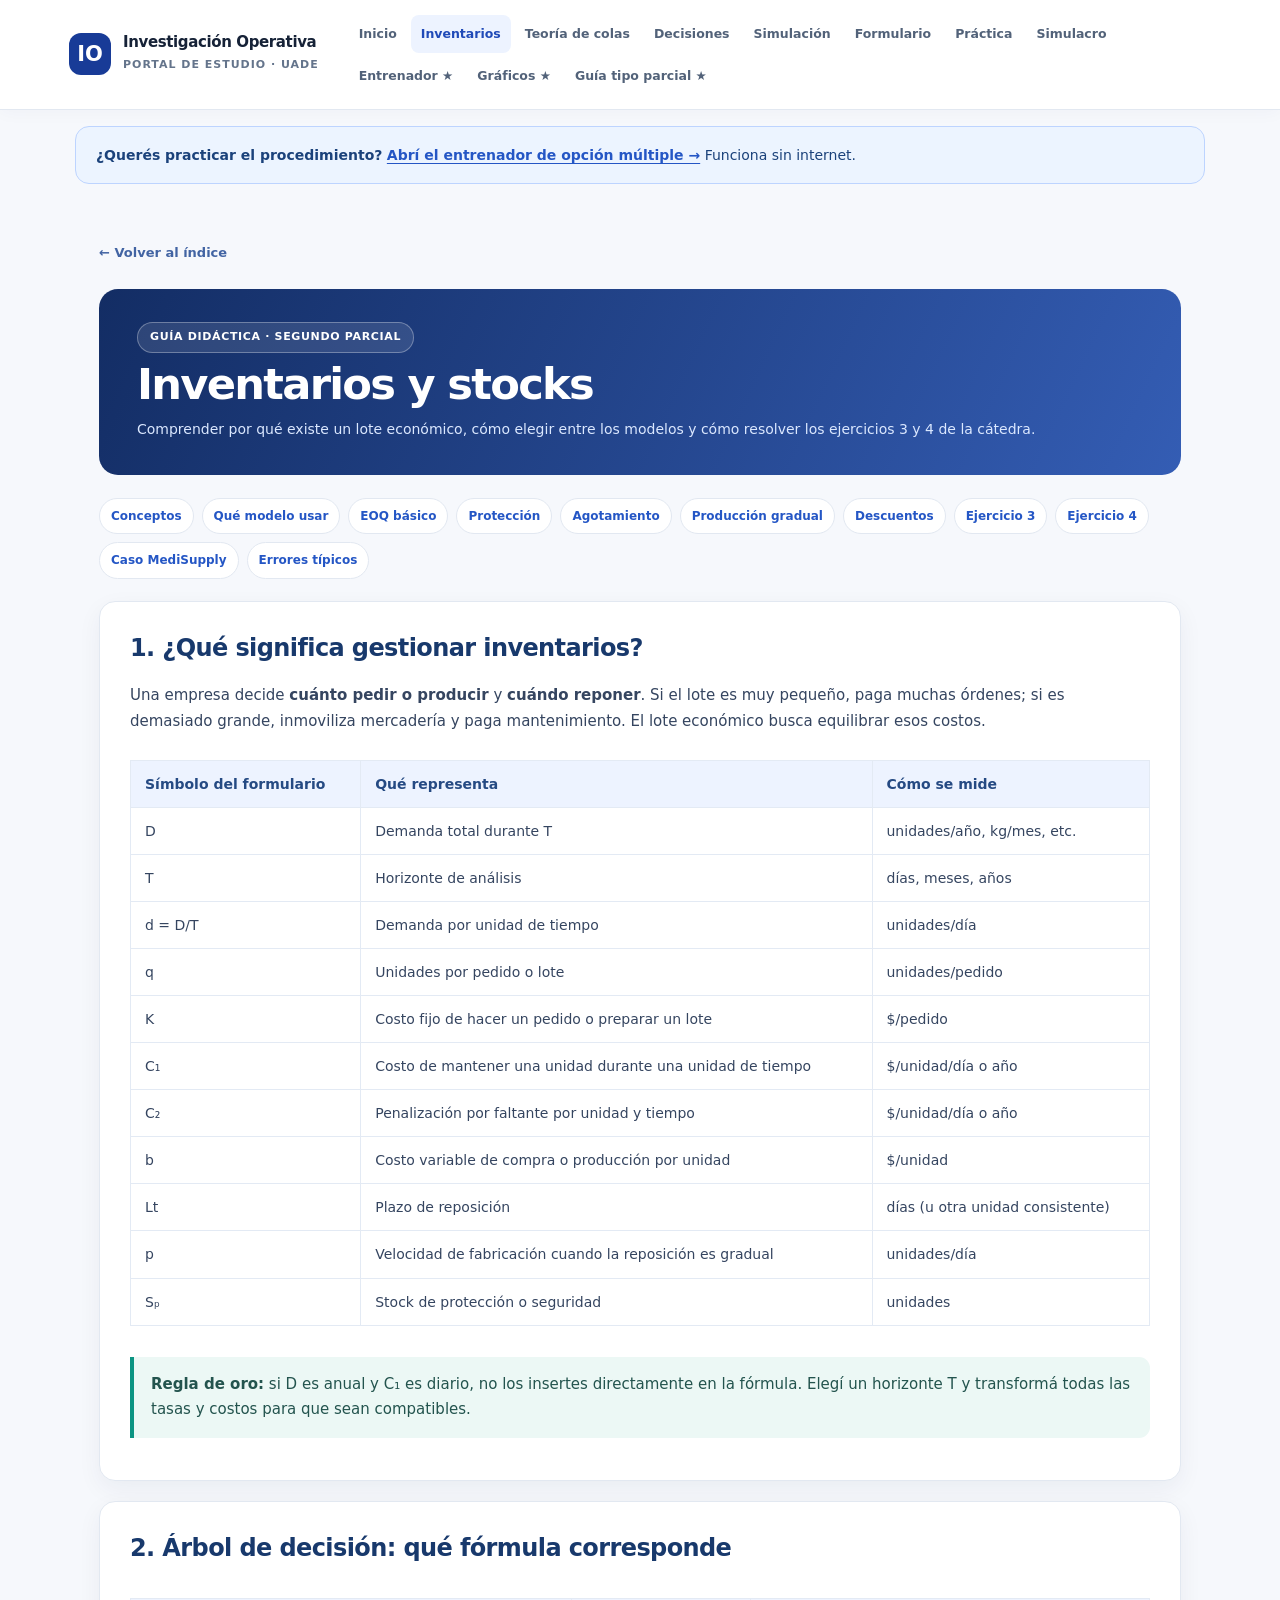
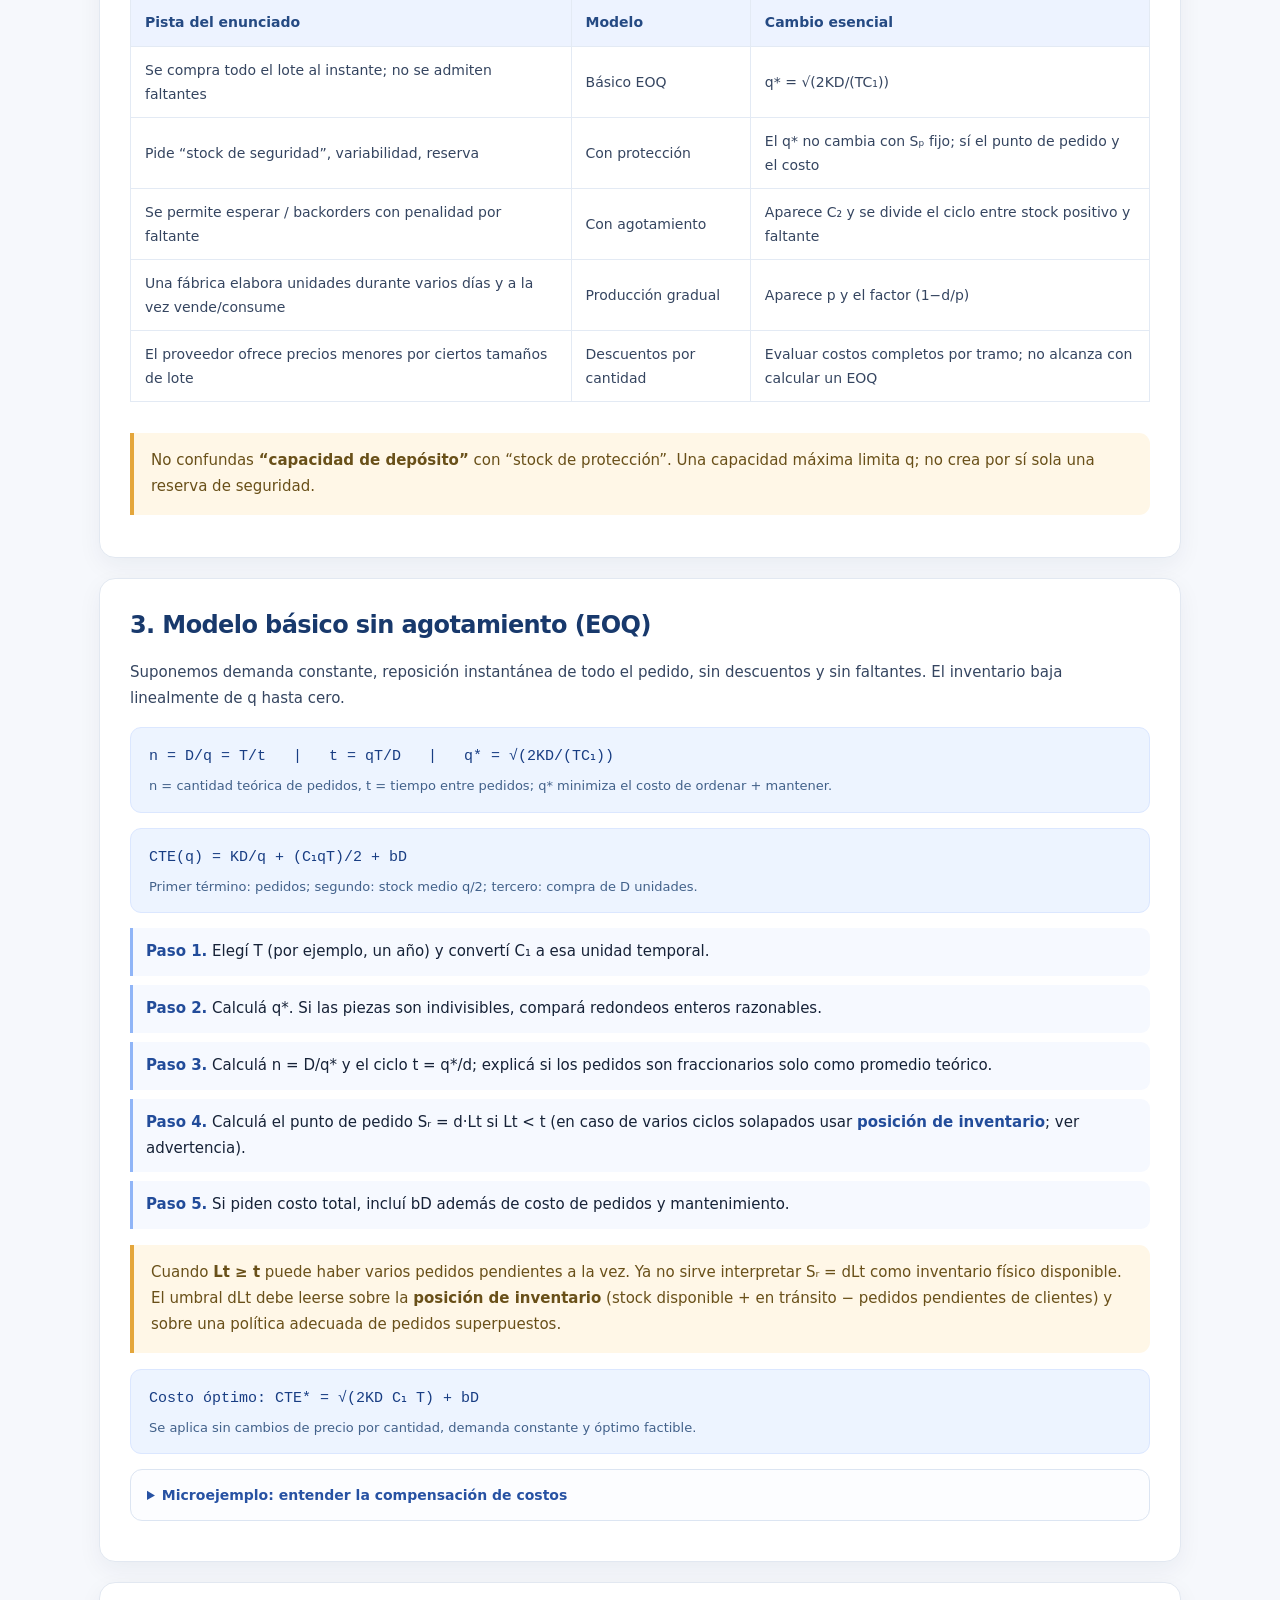
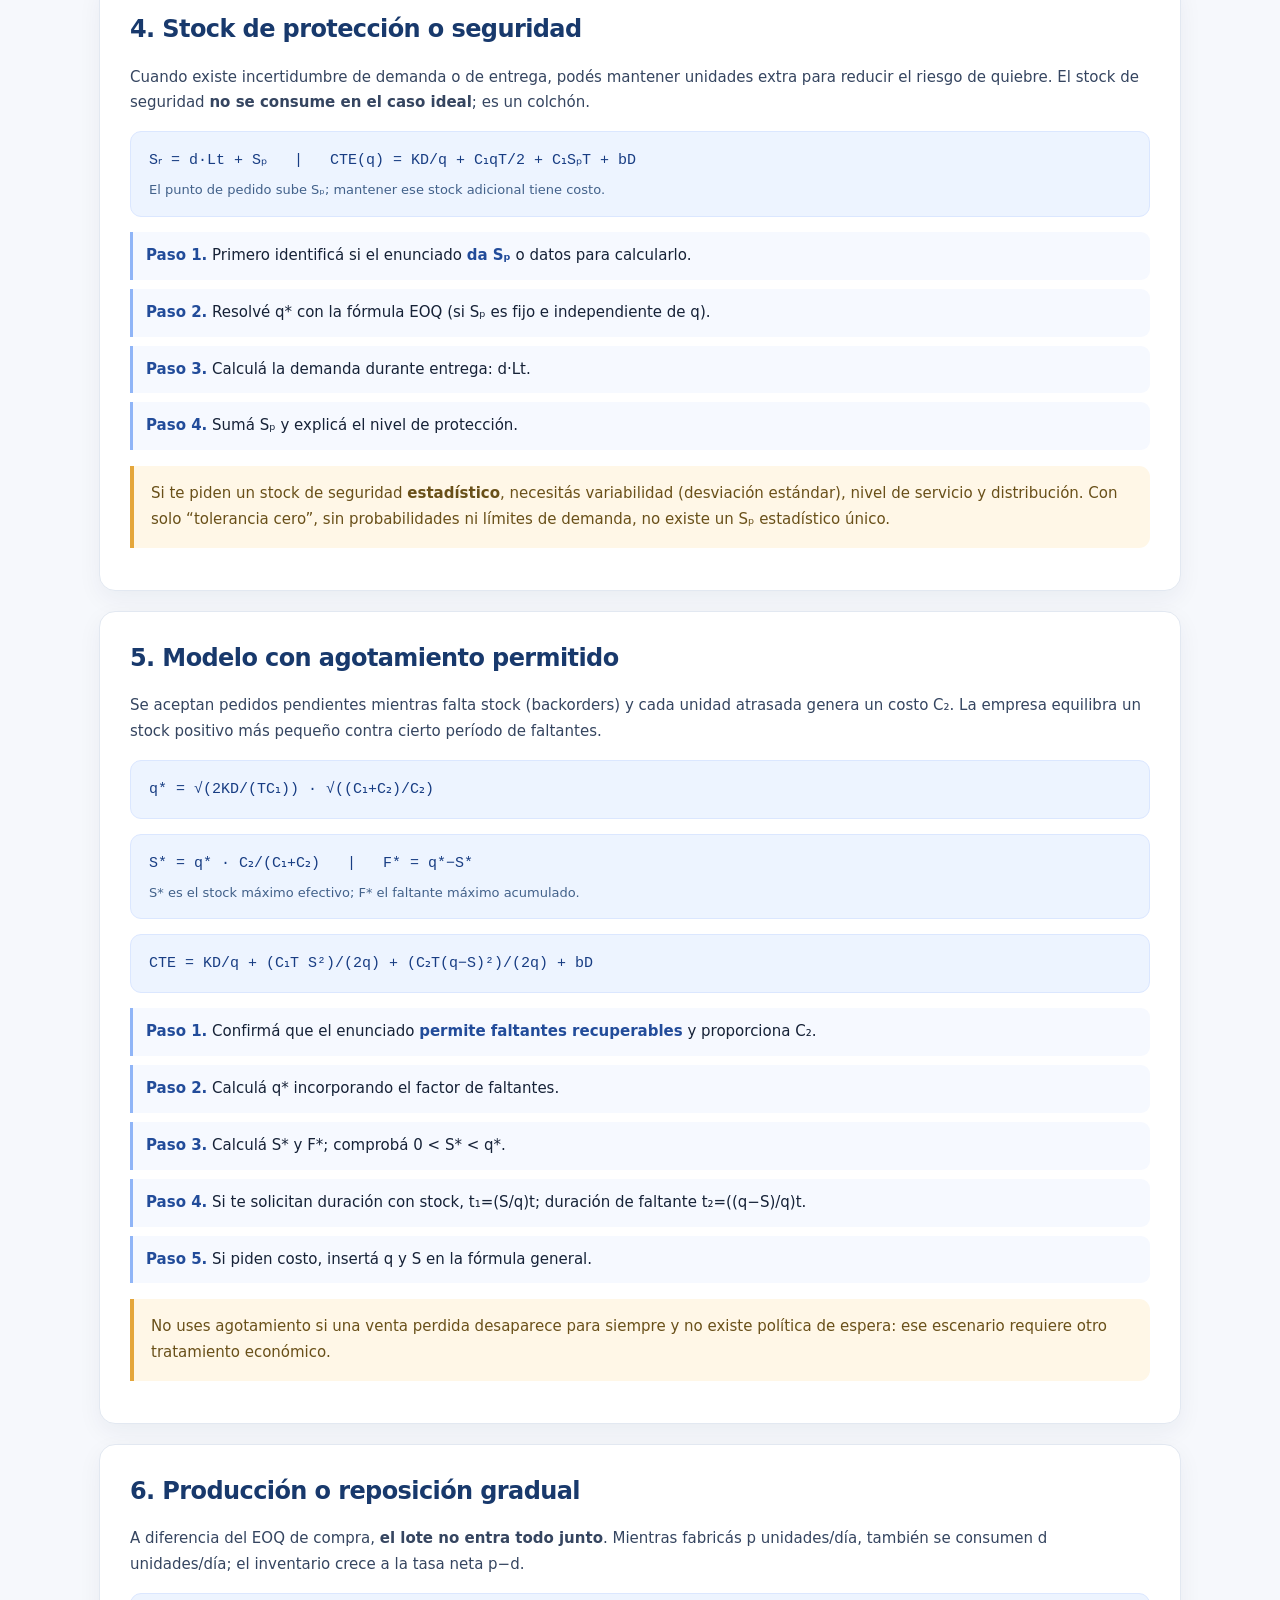
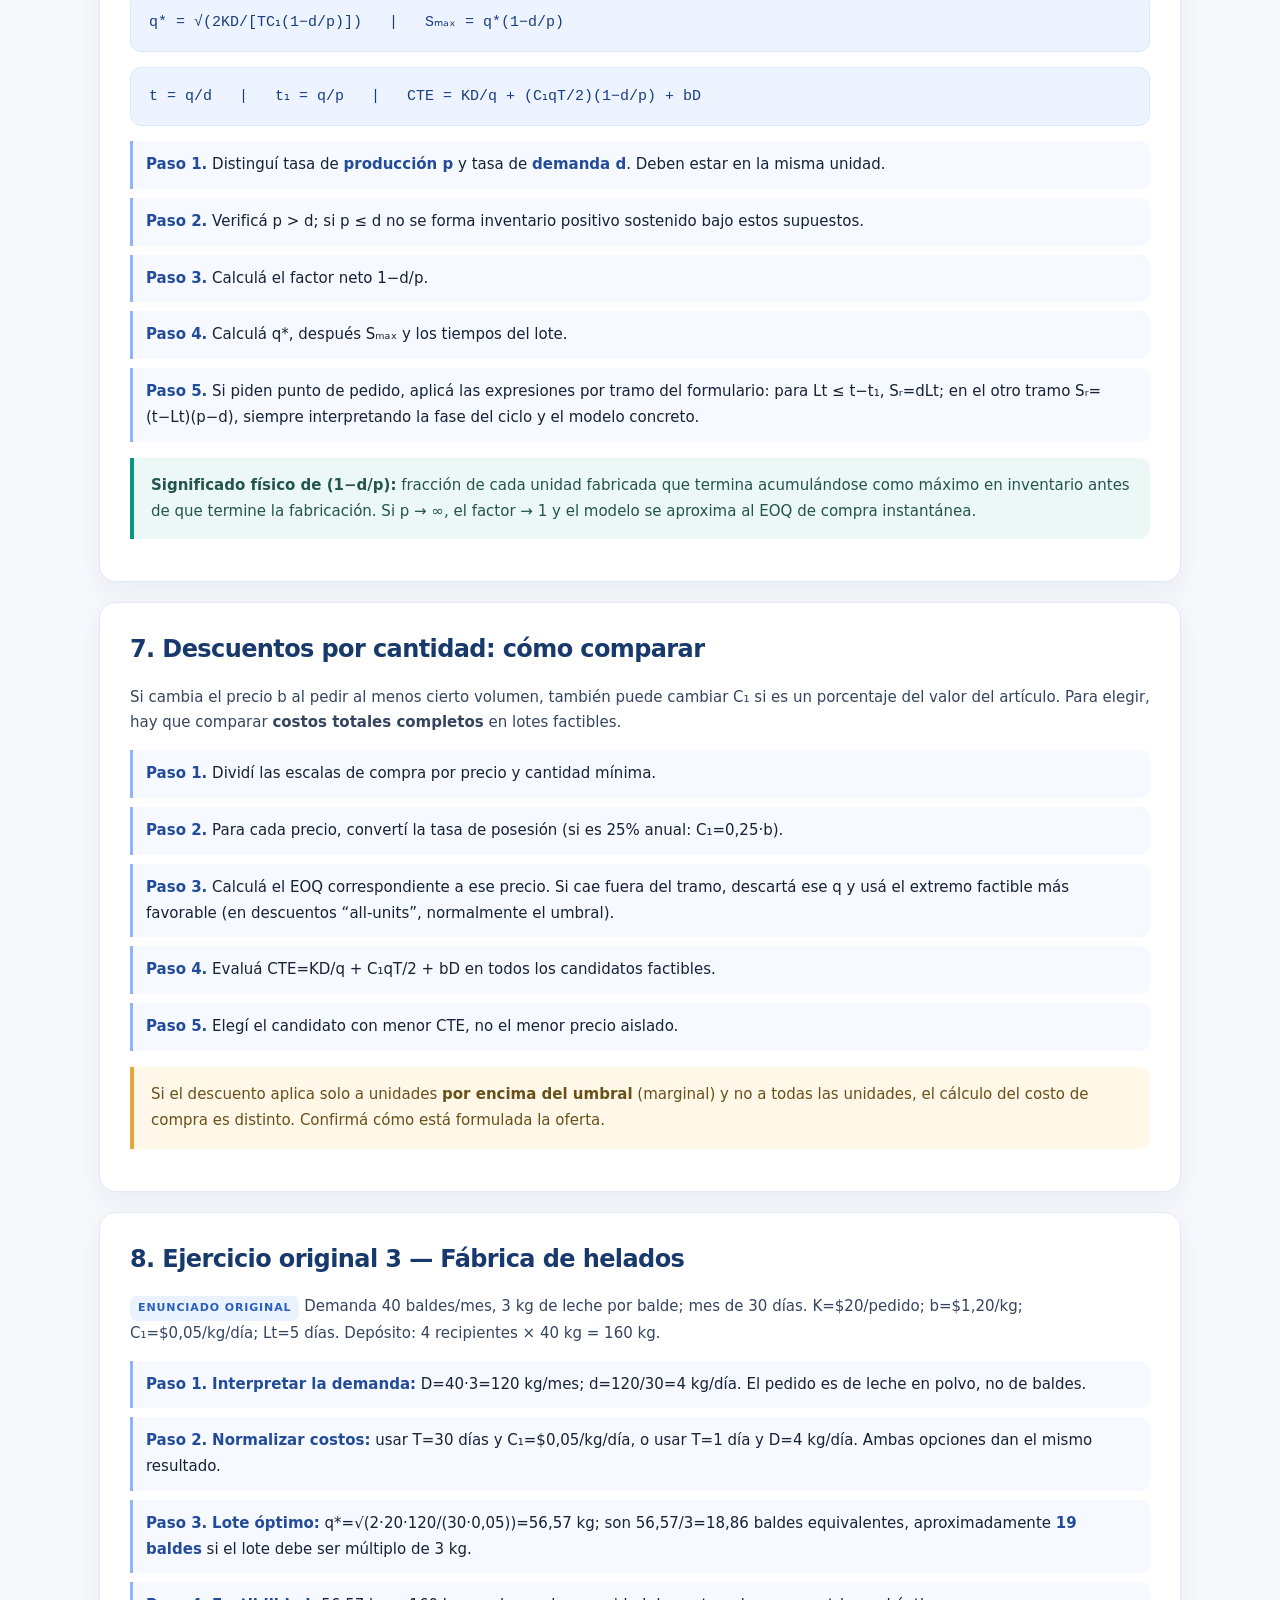
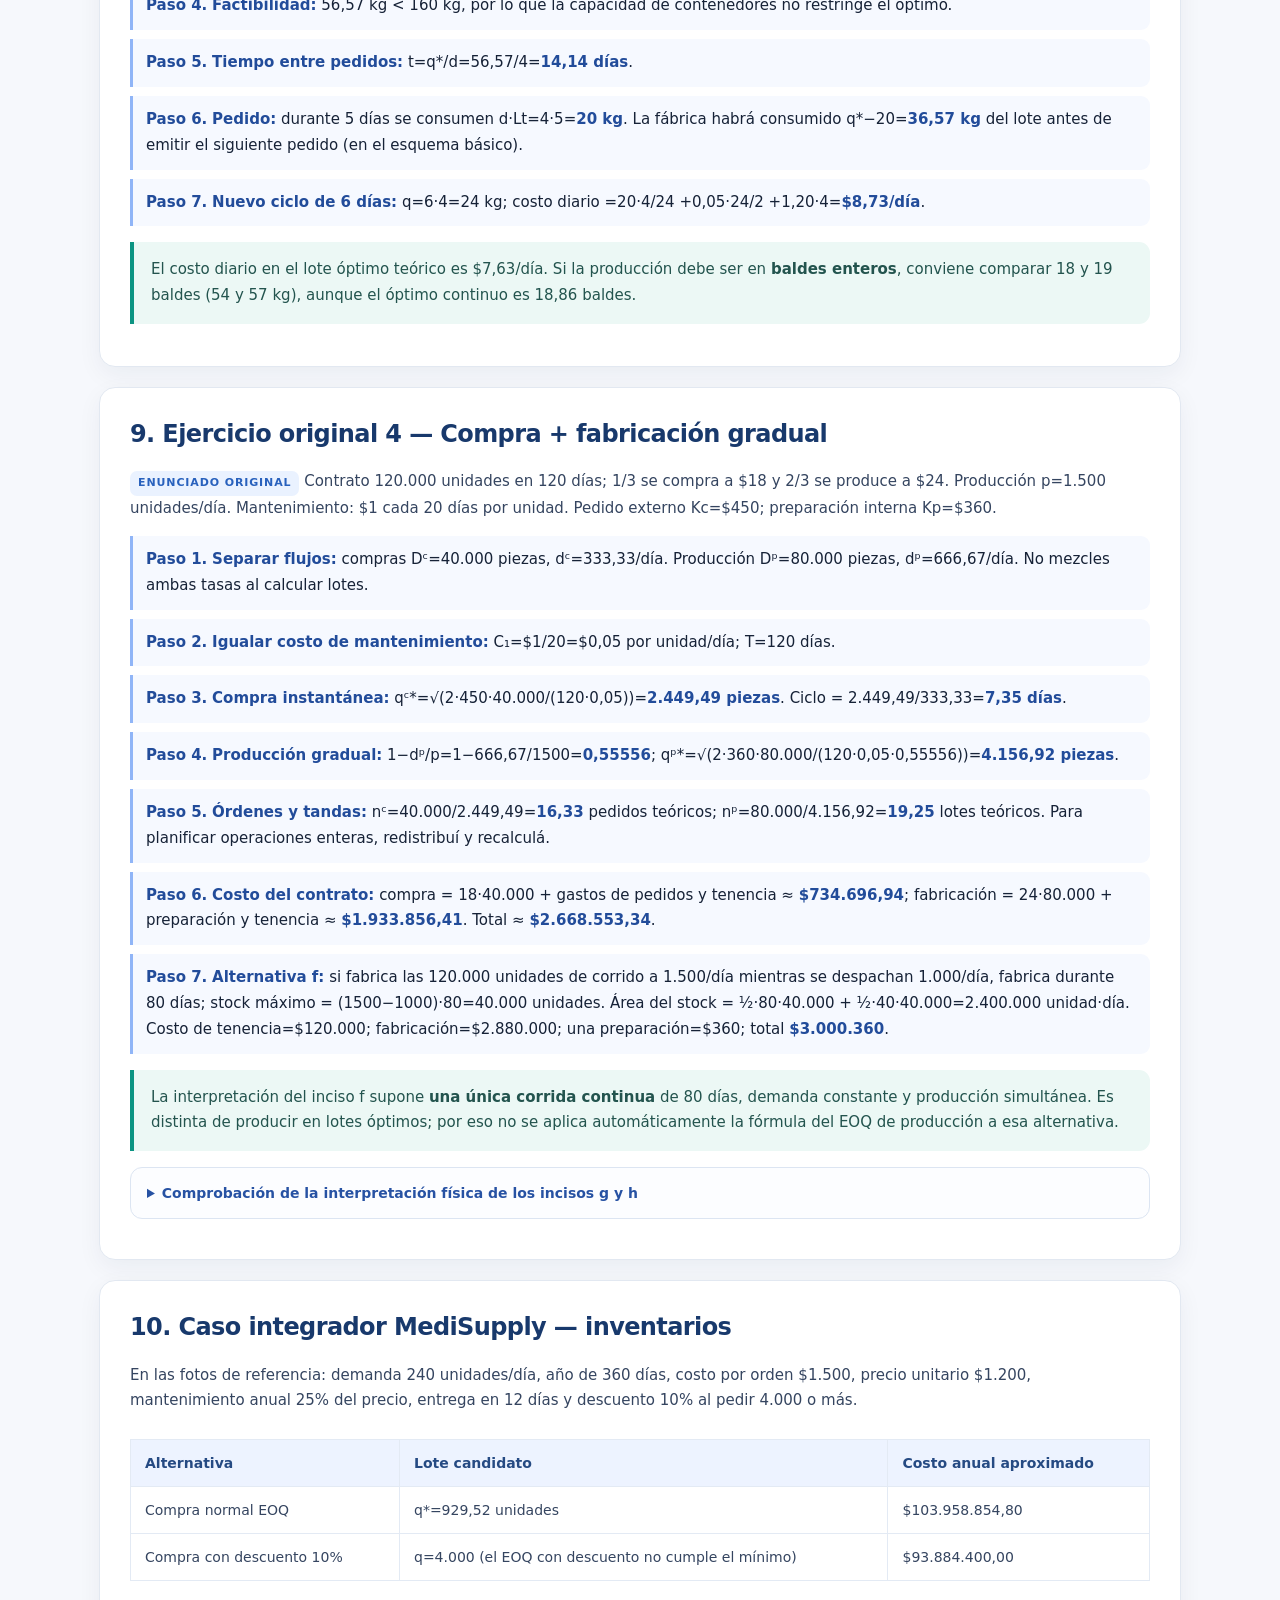
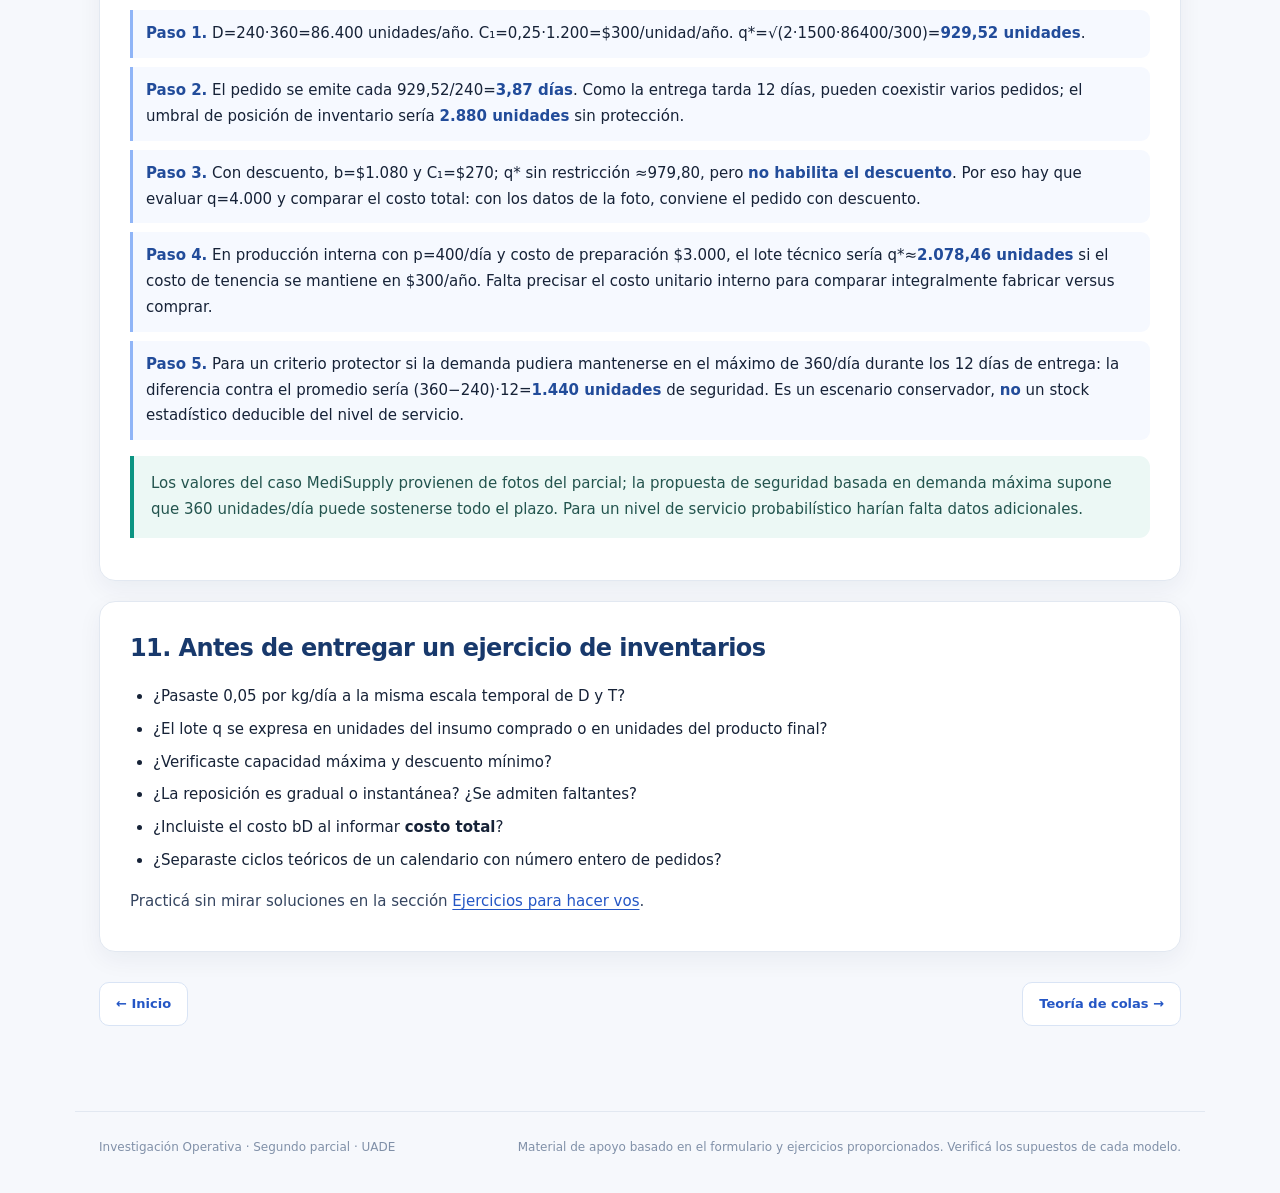
<file: inventarios.html>
<!doctype html><html lang="es"><head><meta charset="utf-8"><meta name="viewport" content="width=device-width,initial-scale=1"><meta name="theme-color" content="#163574"><meta name="description" content="Comprender por qué existe un lote económico, cómo elegir entre los modelos y cómo resolver los ejercicios 3 y 4 de la cátedra."><title>Inventarios y stocks · Investigación Operativa</title><style>
:root{color-scheme:light;--bg:#f6f8fc;--white:#fff;--ink:#162237;--muted:#64748b;--blue:#2957d5;--border:#e2e8f1;--soft:#edf3ff;--teal:#0f918b;--shadow:0 8px 25px rgba(24,43,80,.055)}
*{box-sizing:border-box}html{scroll-behavior:smooth}body{margin:0;background:var(--bg);color:var(--ink);font:16px/1.7 Inter,ui-sans-serif,system-ui,-apple-system,BlinkMacSystemFont,'Segoe UI',sans-serif}a{color:#2456c5;text-underline-offset:3px}a:hover{color:#153999}.site-header{background:rgba(255,255,255,.97);border-bottom:1px solid var(--border);position:sticky;top:0;z-index:10;box-shadow:0 3px 16px rgba(18,43,85,.03)}.header-inner{max-width:1190px;margin:auto;display:flex;align-items:center;gap:30px;padding:15px 24px}.brand{display:flex;align-items:center;gap:12px;text-decoration:none;color:var(--ink);flex-shrink:0}.brand-icon{width:42px;height:42px;display:grid;place-items:center;background:#183b97;color:white;border-radius:12px;font-size:21px;font-weight:800}.brand-name{font-weight:800;letter-spacing:-.025em;line-height:1.2;font-size:15px}.brand-sub{font-size:11px;letter-spacing:.09em;text-transform:uppercase;color:var(--muted);font-weight:650}.top-nav{display:flex;gap:4px;flex-wrap:wrap}.top-nav a{color:#526279;text-decoration:none;font-weight:650;font-size:12.5px;padding:8px 10px;border-radius:8px;white-space:nowrap}.top-nav a:hover,.top-nav a.active{background:var(--soft);color:#204ab8}.container{max-width:1130px;margin:auto;padding:32px 24px 85px}.hero{border-radius:22px;position:relative;overflow:hidden;background:linear-gradient(118deg,#11295c 0%,#264c9b 62%,#3d6aca 100%);color:white;padding:46px 48px;margin-bottom:26px;box-shadow:0 18px 35px rgba(30,59,130,.16)}.hero:after{content:'';position:absolute;right:-110px;top:-140px;width:410px;height:410px;border:1px solid rgba(255,255,255,.16);border-radius:50%;box-shadow:0 0 0 65px rgba(255,255,255,.035),0 0 0 130px rgba(255,255,255,.03);pointer-events:none}.pill{display:inline-flex;align-items:center;gap:7px;border:1px solid rgba(255,255,255,.3);background:rgba(255,255,255,.11);color:white;border-radius:999px;padding:5px 12px;font-weight:700;letter-spacing:.06em;font-size:11px;text-transform:uppercase}.hero h1{font-size:clamp(2rem,4vw,3.35rem);line-height:1.1;letter-spacing:-.04em;margin:18px 0 16px;max-width:710px}.hero p{font-size:16px;line-height:1.7;color:#dce7ff;max-width:650px;margin:0}.hero-meta{display:flex;gap:18px;flex-wrap:wrap;margin-top:28px}.hero-meta span{background:rgba(255,255,255,.12);padding:9px 13px;border-radius:10px;font-size:13px;font-weight:650}.section-top{display:flex;align-items:end;justify-content:space-between;gap:12px;margin:37px 0 16px}.section-top h2{margin:0!important}.section-kicker{font-size:12px;font-weight:800;letter-spacing:.12em;text-transform:uppercase;color:#3c6aca}.section-top p{color:var(--muted);font-size:13px;margin:0}.cards{display:grid;grid-template-columns:repeat(3,minmax(0,1fr));gap:16px}.topic-card{background:var(--white);border:1px solid var(--border);border-radius:17px;padding:23px;text-decoration:none;color:var(--ink);box-shadow:var(--shadow);transition:transform .15s,border-color .15s,box-shadow .15s;min-height:204px;display:flex;flex-direction:column}.topic-card:hover{transform:translateY(-3px);box-shadow:0 14px 28px rgba(28,50,95,.10);border-color:#c1d1ef;color:var(--ink)}.topic-icon{display:grid;place-items:center;width:43px;height:43px;border-radius:12px;font-weight:800;font-size:22px;background:#eaf0ff;color:#2855bc}.topic-card:nth-child(2) .topic-icon{background:#e5f7f3;color:#137c74}.topic-card:nth-child(3) .topic-icon{background:#f3eaff;color:#7552bf}.topic-card:nth-child(4) .topic-icon{background:#fff2e7;color:#be762d}.topic-card:nth-child(5) .topic-icon{background:#e9f4ff;color:#1d81bb}.topic-card:nth-child(6) .topic-icon{background:#f3f2e8;color:#757826}.topic-card h3{font-size:19px;letter-spacing:-.03em;margin:15px 0 6px;line-height:1.35}.topic-card p{font-size:13.5px;color:#64748b;line-height:1.6;margin:0}.topic-card .arrow{margin-top:auto;padding-top:17px;color:#2957d5;font-weight:800;font-size:13px}.info-grid{display:grid;grid-template-columns:1.15fr .85fr;gap:18px;margin-top:26px}.info-panel{background:#fff;border:1px solid var(--border);border-radius:17px;padding:24px;box-shadow:var(--shadow)}.info-panel h2{margin:0 0 12px;font-size:20px}.info-panel ol{padding-left:23px;margin-bottom:0}.info-panel li{padding:3px 0;font-size:14px}.resource{display:flex;gap:12px;align-items:center;border:1px solid var(--border);padding:12px;border-radius:12px;text-decoration:none;margin:10px 0;font-size:14px;font-weight:650}.resource:hover{background:#f7faff}.resource .file-icon{padding:7px;background:#eef3ff;border-radius:9px}.content-heading{margin:0 0 23px}.backlink{text-decoration:none;color:#4264a3;font-size:13px;font-weight:700}.page-heading{background:linear-gradient(115deg,#132d64,#345db4);color:white;border-radius:19px;padding:33px 38px;margin-bottom:23px}.page-heading h1{font-size:clamp(1.9rem,3.7vw,2.7rem);line-height:1.15;letter-spacing:-.04em;margin:7px 0}.page-heading p{color:#dbe8ff;margin:8px 0 0;font-size:14px}.lesson{background:#fff;border:1px solid var(--border);border-radius:16px;padding:26px 30px;margin-bottom:18px;box-shadow:var(--shadow)}.lesson h2{margin:0 0 14px;font-size:23px;letter-spacing:-.025em;color:#18396c}.lesson h3{font-size:17px;letter-spacing:-.01em;margin:22px 0 8px;color:#244d89}.lesson p{margin:10px 0;color:#354560}.lesson ol,.lesson ul{padding-left:23px}.lesson li{margin:7px 0}.formula{background:#edf4ff;border:1px solid #dbe7ff;color:#183d83;border-radius:11px;padding:15px 18px;margin:15px 0;font-family:ui-monospace,SFMono-Regular,Consolas,monospace;font-size:15px;overflow:auto}.lesson table{width:100%;border-collapse:collapse;margin:15px 0;font-size:14px;display:block;overflow-x:auto}.lesson th{background:#edf3ff;color:#254a83;text-align:left;font-weight:750}.lesson th,.lesson td{padding:11px 14px;border:1px solid #e3eaf4}.lesson td{color:#354560}.warn{background:#fff8e9;border-left:4px solid #e2a53a;padding:14px 17px;border-radius:0 9px 9px 0;color:#76521d!important}.lesson details{border:1px solid #dce5f2;border-radius:12px;margin:14px 0;padding:13px 16px;background:#fcfdff}.lesson summary{cursor:pointer;color:#2752a3;font-weight:750}.lesson code{background:#edf3ff;color:#284a7f;padding:2px 6px;border-radius:5px}button{background:#2858bf;border:none;color:#fff;font-weight:750;border-radius:9px;padding:10px 17px;cursor:pointer}input{border:1px solid #bac7da;border-radius:9px;padding:10px 12px;max-width:100%}.footer{max-width:1130px;margin:auto;border-top:1px solid var(--border);padding:25px 24px 35px;color:#8090a8;font-size:12px;display:flex;justify-content:space-between;flex-wrap:wrap;gap:10px}.eyebrow{letter-spacing:.11em;text-transform:uppercase;font-size:12px;font-weight:800;color:#4672c9}.no-css-note{display:none}@media(max-width:970px){.header-inner{align-items:flex-start;flex-direction:column;gap:10px}.top-nav{gap:0}.cards{grid-template-columns:repeat(2,minmax(0,1fr))}.hero{padding:37px}}@media(max-width:640px){.container{padding:22px 15px 65px}.hero{padding:31px 23px;border-radius:17px}.hero h1{font-size:2rem}.cards,.info-grid{grid-template-columns:1fr}.topic-card{min-height:170px}.page-heading{padding:27px 24px}.lesson{padding:21px 19px}.header-inner{padding:12px 15px}.top-nav a{font-size:12px;padding:7px 8px}.footer{padding:20px 15px}}

body{font-size:15px;line-height:1.72}.lesson{margin-bottom:20px}.lesson>p:first-of-type{margin-top:0}.lesson h2{font-size:24px}.lesson h3{margin-top:25px}.lesson h4{margin:20px 0 6px;color:#2c5288;font-size:15px}
.learn-map{display:flex;flex-wrap:wrap;gap:8px;margin:0 0 22px}.learn-map a{padding:7px 11px;background:white;border:1px solid var(--border);border-radius:999px;font-weight:650;font-size:12px;text-decoration:none}.learn-map a:hover{background:#edf3ff}
.section-label{font-weight:800;letter-spacing:.09em;text-transform:uppercase;color:#5177b5;font-size:12px;margin:0 0 7px}.step-list{list-style:none!important;padding:0!important;margin:14px 0}.step-list li{border-left:3px solid #90b5f7;padding:11px 13px;margin:0 0 9px;background:#f6f9ff;border-radius:0 9px 9px 0}.step-list b{color:#224c9a}.callout{margin:16px 0;padding:15px 17px;background:#ecf8f5;border-left:4px solid #0c9482;border-radius:0 11px 11px 0;color:#23544e}.callout.warning{background:#fff7e7;border-color:#e4a63b;color:#695019}.callout strong{color:inherit}
.formula{white-space:normal;line-height:1.8;font-size:15px}.formula .meaning{display:block;font:13px/1.6 Inter,ui-sans-serif,system-ui,sans-serif;color:#42618a;margin-top:6px}.small{font-size:13px;color:#68778e}.example-tag{display:inline-block;color:#2861bd;background:#eaf2ff;border-radius:7px;padding:3px 8px;font-weight:800;font-size:11px;letter-spacing:.08em;text-transform:uppercase}.timeline{display:flex;flex-wrap:wrap;gap:9px;margin:12px 0}.timeline>*{flex:1;min-width:120px;background:#f2f6fd;padding:12px;border:1px solid #e0e9f7;border-radius:10px;font-size:13px}.timeline b{display:block;font-size:18px;color:#1c468f}
.lesson details{transition:background .2s}.lesson details[open]{background:#f6f9ff}.lesson details summary{font-size:14px}.solution-content{padding:13px 2px 2px}.solution-content p{font-size:14px}.index-count{display:inline-block;font-size:12px;color:#58749f;background:#edf4ff;padding:3px 9px;border-radius:8px;font-weight:700}.nextlinks{display:flex;justify-content:space-between;gap:12px;flex-wrap:wrap;margin-top:30px}.nextlinks a{background:white;border:1px solid #d9e4f5;padding:10px 16px;border-radius:10px;text-decoration:none;font-size:13px;font-weight:750}.table-wrap{overflow-x:auto;max-width:100%}.lesson table{display:table;width:100%;table-layout:auto}.lesson td,.lesson th{white-space:normal;min-width:70px}.mini{font-size:13px}.formula-list li{margin:12px 0}.score{border:1px solid #dbe6f8;border-radius:10px;padding:14px;background:#f7faff}.footnote{font-size:12px!important;color:#697d99!important}.link-list{display:grid;grid-template-columns:repeat(2,minmax(0,1fr));gap:10px}.link-list a{padding:12px;border:1px solid var(--border);border-radius:10px;text-decoration:none;font-weight:650}.link-list a:hover{background:#f2f6ff}.lesson pre{white-space:pre-wrap;word-break:break-word;background:#132e59;color:#eff6ff;padding:15px 17px;border-radius:12px;overflow-x:auto;font-size:13px;line-height:1.7}.practice-grid{display:grid;grid-template-columns:1fr 1fr;gap:12px}.practice-grid>div{border:1px solid #dfe7f1;border-radius:12px;padding:15px;background:#fbfcff}.muted{color:#60718a}.tag{font-size:12px;display:inline-block;background:#f1f5fb;border-radius:6px;padding:3px 7px;margin:2px;color:#455b7c}
@media(max-width:680px){.practice-grid,.link-list{grid-template-columns:1fr}.lesson table{display:block}.timeline>*{min-width:150px}}
@media print{.site-header,.footer,.nextlinks,.learn-map{display:none}.container{max-width:none;padding:0}.page-heading{background:#18396c!important;-webkit-print-color-adjust:exact;print-color-adjust:exact}.lesson{break-inside:auto;box-shadow:none}.lesson details:not([open]) .solution-content{display:block}}
</style></head><body><header class="site-header"><div class="header-inner"><a href="index.html" class="brand"><span class="brand-icon">IO</span><span><span class="brand-name" style="display:block">Investigación Operativa</span><span class="brand-sub">Portal de estudio · UADE</span></span></a><nav class="top-nav"><a href="index.html" class="">Inicio</a><a href="inventarios.html" class="active">Inventarios</a><a href="colas.html" class="">Teoría de colas</a><a href="decisiones.html" class="">Decisiones</a><a href="simulacion.html" class="">Simulación</a><a href="formulario.html" class="">Formulario</a><a href="practica.html" class="">Práctica</a><a href="simulacro.html" class="">Simulacro</a><a href="entrenador.html">Entrenador ★</a><a href="graficos.html">Gráficos ★</a><a href="guia-ejercicios-parcial.html">Guía tipo parcial ★</a></nav></div></header><aside style="max-width:1130px;margin:16px auto 24px;padding:16px 20px;background:#ecf4ff;border:1px solid #bdd4ff;border-radius:14px;color:#1b427b;font-size:14px"><strong>¿Querés practicar el procedimiento?</strong> <a style="font-weight:800" href="entrenador.html?tema=Inventarios">Abrí el entrenador de opción múltiple →</a> Funciona sin internet.</aside><main class="container"><div class="content-heading"><a class="backlink" href="index.html">← Volver al índice</a></div><div class="page-heading"><span class="pill">GUÍA DIDÁCTICA · SEGUNDO PARCIAL</span><h1>Inventarios y stocks</h1><p>Comprender por qué existe un lote económico, cómo elegir entre los modelos y cómo resolver los ejercicios 3 y 4 de la cátedra.</p></div><nav class="learn-map" aria-label="Secciones de la clase"><a href="#concepto">Conceptos</a><a href="#seleccion">Qué modelo usar</a><a href="#basico">EOQ básico</a><a href="#stock">Protección</a><a href="#faltantes">Agotamiento</a><a href="#produccion">Producción gradual</a><a href="#descuentos">Descuentos</a><a href="#ej3">Ejercicio 3</a><a href="#ej4">Ejercicio 4</a><a href="#medi">Caso MediSupply</a><a href="#revisar">Errores típicos</a></nav><section class="lesson" id="concepto"><h2>1. ¿Qué significa gestionar inventarios?</h2><p>Una empresa decide <b>cuánto pedir o producir</b> y <b>cuándo reponer</b>. Si el lote es muy pequeño, paga muchas órdenes; si es demasiado grande, inmoviliza mercadería y paga mantenimiento. El lote económico busca equilibrar esos costos.</p><div class="table-wrap"><table><thead><tr><th>Símbolo del formulario</th><th>Qué representa</th><th>Cómo se mide</th></tr></thead><tbody><tr><td>D</td><td>Demanda total durante T</td><td>unidades/año, kg/mes, etc.</td></tr><tr><td>T</td><td>Horizonte de análisis</td><td>días, meses, años</td></tr><tr><td>d = D/T</td><td>Demanda por unidad de tiempo</td><td>unidades/día</td></tr><tr><td>q</td><td>Unidades por pedido o lote</td><td>unidades/pedido</td></tr><tr><td>K</td><td>Costo fijo de hacer un pedido o preparar un lote</td><td>$/pedido</td></tr><tr><td>C₁</td><td>Costo de mantener una unidad durante una unidad de tiempo</td><td>$/unidad/día o año</td></tr><tr><td>C₂</td><td>Penalización por faltante por unidad y tiempo</td><td>$/unidad/día o año</td></tr><tr><td>b</td><td>Costo variable de compra o producción por unidad</td><td>$/unidad</td></tr><tr><td>Lt</td><td>Plazo de reposición</td><td>días (u otra unidad consistente)</td></tr><tr><td>p</td><td>Velocidad de fabricación cuando la reposición es gradual</td><td>unidades/día</td></tr><tr><td>Sₚ</td><td>Stock de protección o seguridad</td><td>unidades</td></tr></tbody></table></div><div class="callout "><b>Regla de oro:</b> si D es anual y C₁ es diario, no los insertes directamente en la fórmula. Elegí un horizonte T y transformá todas las tasas y costos para que sean compatibles.</div></section><section class="lesson" id="seleccion"><h2>2. Árbol de decisión: qué fórmula corresponde</h2><div class="table-wrap"><table><thead><tr><th>Pista del enunciado</th><th>Modelo</th><th>Cambio esencial</th></tr></thead><tbody><tr><td>Se compra todo el lote al instante; no se admiten faltantes</td><td>Básico EOQ</td><td>q* = √(2KD/(TC₁))</td></tr><tr><td>Pide “stock de seguridad”, variabilidad, reserva</td><td>Con protección</td><td>El q* no cambia con Sₚ fijo; sí el punto de pedido y el costo</td></tr><tr><td>Se permite esperar / backorders con penalidad por faltante</td><td>Con agotamiento</td><td>Aparece C₂ y se divide el ciclo entre stock positivo y faltante</td></tr><tr><td>Una fábrica elabora unidades durante varios días y a la vez vende/consume</td><td>Producción gradual</td><td>Aparece p y el factor (1−d/p)</td></tr><tr><td>El proveedor ofrece precios menores por ciertos tamaños de lote</td><td>Descuentos por cantidad</td><td>Evaluar costos completos por tramo; no alcanza con calcular un EOQ</td></tr></tbody></table></div><div class="callout warning">No confundas <b>“capacidad de depósito”</b> con “stock de protección”. Una capacidad máxima limita q; no crea por sí sola una reserva de seguridad.</div></section><section class="lesson" id="basico"><h2>3. Modelo básico sin agotamiento (EOQ)</h2><p>Suponemos demanda constante, reposición instantánea de todo el pedido, sin descuentos y sin faltantes. El inventario baja linealmente de q hasta cero.</p><div class="formula">n = D/q = T/t &nbsp; | &nbsp; t = qT/D &nbsp; | &nbsp; q* = √(2KD/(TC₁))<span class=meaning>n = cantidad teórica de pedidos, t = tiempo entre pedidos; q* minimiza el costo de ordenar + mantener.</span></div><div class="formula">CTE(q) = KD/q + (C₁qT)/2 + bD<span class=meaning>Primer término: pedidos; segundo: stock medio q/2; tercero: compra de D unidades.</span></div><ol class="step-list"><li><b>Paso 1.</b> Elegí T (por ejemplo, un año) y convertí C₁ a esa unidad temporal.</li><li><b>Paso 2.</b> Calculá q*. Si las piezas son indivisibles, compará redondeos enteros razonables.</li><li><b>Paso 3.</b> Calculá n = D/q* y el ciclo t = q*/d; explicá si los pedidos son fraccionarios solo como promedio teórico.</li><li><b>Paso 4.</b> Calculá el punto de pedido Sᵣ = d·Lt si Lt &lt; t (en caso de varios ciclos solapados usar <b>posición de inventario</b>; ver advertencia).</li><li><b>Paso 5.</b> Si piden costo total, incluí bD además de costo de pedidos y mantenimiento.</li></ol><div class="callout warning">Cuando <b>Lt ≥ t</b> puede haber varios pedidos pendientes a la vez. Ya no sirve interpretar Sᵣ = dLt como inventario físico disponible. El umbral dLt debe leerse sobre la <b>posición de inventario</b> (stock disponible + en tránsito − pedidos pendientes de clientes) y sobre una política adecuada de pedidos superpuestos.</div><div class="formula">Costo óptimo: CTE* = √(2KD C₁ T) + bD<span class=meaning>Se aplica sin cambios de precio por cantidad, demanda constante y óptimo factible.</span></div><details><summary>Microejemplo: entender la compensación de costos</summary><div class="solution-content"><p>Con D=1.200 unidades/año, K=$50/orden, C₁=$2/unidad/año y T=1 año: q*=√(2·50·1.200/2)=244,95 unidades. Si pedís 245, pagás aproximadamente $244,90 en pedidos y $245 en mantenimiento: son similares en el óptimo.</p></div></details></section><section class="lesson" id="stock"><h2>4. Stock de protección o seguridad</h2><p>Cuando existe incertidumbre de demanda o de entrega, podés mantener unidades extra para reducir el riesgo de quiebre. El stock de seguridad <b>no se consume en el caso ideal</b>; es un colchón.</p><div class="formula">Sᵣ = d·Lt + Sₚ &nbsp; | &nbsp; CTE(q) = KD/q + C₁qT/2 + C₁SₚT + bD<span class=meaning>El punto de pedido sube Sₚ; mantener ese stock adicional tiene costo.</span></div><ol class="step-list"><li><b>Paso 1.</b> Primero identificá si el enunciado <b>da Sₚ</b> o datos para calcularlo.</li><li><b>Paso 2.</b> Resolvé q* con la fórmula EOQ (si Sₚ es fijo e independiente de q).</li><li><b>Paso 3.</b> Calculá la demanda durante entrega: d·Lt.</li><li><b>Paso 4.</b> Sumá Sₚ y explicá el nivel de protección.</li></ol><div class="callout warning">Si te piden un stock de seguridad <b>estadístico</b>, necesitás variabilidad (desviación estándar), nivel de servicio y distribución. Con solo “tolerancia cero”, sin probabilidades ni límites de demanda, no existe un Sₚ estadístico único.</div></section><section class="lesson" id="faltantes"><h2>5. Modelo con agotamiento permitido</h2><p>Se aceptan pedidos pendientes mientras falta stock (backorders) y cada unidad atrasada genera un costo C₂. La empresa equilibra un stock positivo más pequeño contra cierto período de faltantes.</p><div class="formula">q* = √(2KD/(TC₁)) · √((C₁+C₂)/C₂)</div><div class="formula">S* = q* · C₂/(C₁+C₂) &nbsp; | &nbsp; F* = q*−S*<span class=meaning>S* es el stock máximo efectivo; F* el faltante máximo acumulado.</span></div><div class="formula">CTE = KD/q + (C₁T S²)/(2q) + (C₂T(q−S)²)/(2q) + bD</div><ol class="step-list"><li><b>Paso 1.</b> Confirmá que el enunciado <b>permite faltantes recuperables</b> y proporciona C₂.</li><li><b>Paso 2.</b> Calculá q* incorporando el factor de faltantes.</li><li><b>Paso 3.</b> Calculá S* y F*; comprobá 0 &lt; S* &lt; q*.</li><li><b>Paso 4.</b> Si te solicitan duración con stock, t₁=(S/q)t; duración de faltante t₂=((q−S)/q)t.</li><li><b>Paso 5.</b> Si piden costo, insertá q y S en la fórmula general.</li></ol><div class="callout warning">No uses agotamiento si una venta perdida desaparece para siempre y no existe política de espera: ese escenario requiere otro tratamiento económico.</div></section><section class="lesson" id="produccion"><h2>6. Producción o reposición gradual</h2><p>A diferencia del EOQ de compra, <b>el lote no entra todo junto</b>. Mientras fabricás p unidades/día, también se consumen d unidades/día; el inventario crece a la tasa neta p−d.</p><div class="formula">q* = √(2KD/[TC₁(1−d/p)]) &nbsp; | &nbsp; Sₘₐₓ = q*(1−d/p)</div><div class="formula">t = q/d &nbsp; | &nbsp; t₁ = q/p &nbsp; | &nbsp; CTE = KD/q + (C₁qT/2)(1−d/p) + bD</div><ol class="step-list"><li><b>Paso 1.</b> Distinguí tasa de <b>producción p</b> y tasa de <b>demanda d</b>. Deben estar en la misma unidad.</li><li><b>Paso 2.</b> Verificá p &gt; d; si p ≤ d no se forma inventario positivo sostenido bajo estos supuestos.</li><li><b>Paso 3.</b> Calculá el factor neto 1−d/p.</li><li><b>Paso 4.</b> Calculá q*, después Sₘₐₓ y los tiempos del lote.</li><li><b>Paso 5.</b> Si piden punto de pedido, aplicá las expresiones por tramo del formulario: para Lt ≤ t−t₁, Sᵣ=dLt; en el otro tramo Sᵣ=(t−Lt)(p−d), siempre interpretando la fase del ciclo y el modelo concreto.</li></ol><div class="callout "><b>Significado físico de (1−d/p):</b> fracción de cada unidad fabricada que termina acumulándose como máximo en inventario antes de que termine la fabricación. Si p → ∞, el factor → 1 y el modelo se aproxima al EOQ de compra instantánea.</div></section><section class="lesson" id="descuentos"><h2>7. Descuentos por cantidad: cómo comparar</h2><p>Si cambia el precio b al pedir al menos cierto volumen, también puede cambiar C₁ si es un porcentaje del valor del artículo. Para elegir, hay que comparar <b>costos totales completos</b> en lotes factibles.</p><ol class="step-list"><li><b>Paso 1.</b> Dividí las escalas de compra por precio y cantidad mínima.</li><li><b>Paso 2.</b> Para cada precio, convertí la tasa de posesión (si es 25% anual: C₁=0,25·b).</li><li><b>Paso 3.</b> Calculá el EOQ correspondiente a ese precio. Si cae fuera del tramo, descartá ese q y usá el extremo factible más favorable (en descuentos “all-units”, normalmente el umbral).</li><li><b>Paso 4.</b> Evaluá CTE=KD/q + C₁qT/2 + bD en todos los candidatos factibles.</li><li><b>Paso 5.</b> Elegí el candidato con menor CTE, no el menor precio aislado.</li></ol><div class="callout warning">Si el descuento aplica solo a unidades <b>por encima del umbral</b> (marginal) y no a todas las unidades, el cálculo del costo de compra es distinto. Confirmá cómo está formulada la oferta.</div></section><section class="lesson" id="ej3"><h2>8. Ejercicio original 3 — Fábrica de helados</h2><p><span class="example-tag">Enunciado original</span> Demanda 40 baldes/mes, 3 kg de leche por balde; mes de 30 días. K=$20/pedido; b=$1,20/kg; C₁=$0,05/kg/día; Lt=5 días. Depósito: 4 recipientes × 40 kg = 160 kg.</p><ol class="step-list"><li><b>Paso 1.</b> <b>Interpretar la demanda:</b> D=40·3=120 kg/mes; d=120/30=4 kg/día. El pedido es de leche en polvo, no de baldes.</li><li><b>Paso 2.</b> <b>Normalizar costos:</b> usar T=30 días y C₁=$0,05/kg/día, o usar T=1 día y D=4 kg/día. Ambas opciones dan el mismo resultado.</li><li><b>Paso 3.</b> <b>Lote óptimo:</b> q*=√(2·20·120/(30·0,05))=56,57 kg; son 56,57/3=18,86 baldes equivalentes, aproximadamente <b>19 baldes</b> si el lote debe ser múltiplo de 3 kg.</li><li><b>Paso 4.</b> <b>Factibilidad:</b> 56,57 kg &lt; 160 kg, por lo que la capacidad de contenedores no restringe el óptimo.</li><li><b>Paso 5.</b> <b>Tiempo entre pedidos:</b> t=q*/d=56,57/4=<b>14,14 días</b>.</li><li><b>Paso 6.</b> <b>Pedido:</b> durante 5 días se consumen d·Lt=4·5=<b>20 kg</b>. La fábrica habrá consumido q*−20=<b>36,57 kg</b> del lote antes de emitir el siguiente pedido (en el esquema básico).</li><li><b>Paso 7.</b> <b>Nuevo ciclo de 6 días:</b> q=6·4=24 kg; costo diario =20·4/24 +0,05·24/2 +1,20·4=<b>$8,73/día</b>.</li></ol><div class="callout ">El costo diario en el lote óptimo teórico es $7,63/día. Si la producción debe ser en <b>baldes enteros</b>, conviene comparar 18 y 19 baldes (54 y 57 kg), aunque el óptimo continuo es 18,86 baldes.</div></section><section class="lesson" id="ej4"><h2>9. Ejercicio original 4 — Compra + fabricación gradual</h2><p><span class="example-tag">Enunciado original</span> Contrato 120.000 unidades en 120 días; 1/3 se compra a $18 y 2/3 se produce a $24. Producción p=1.500 unidades/día. Mantenimiento: $1 cada 20 días por unidad. Pedido externo Kc=$450; preparación interna Kp=$360.</p><ol class="step-list"><li><b>Paso 1.</b> <b>Separar flujos:</b> compras Dᶜ=40.000 piezas, dᶜ=333,33/día. Producción Dᵖ=80.000 piezas, dᵖ=666,67/día. No mezcles ambas tasas al calcular lotes.</li><li><b>Paso 2.</b> <b>Igualar costo de mantenimiento:</b> C₁=$1/20=$0,05 por unidad/día; T=120 días.</li><li><b>Paso 3.</b> <b>Compra instantánea:</b> qᶜ*=√(2·450·40.000/(120·0,05))=<b>2.449,49 piezas</b>. Ciclo = 2.449,49/333,33=<b>7,35 días</b>.</li><li><b>Paso 4.</b> <b>Producción gradual:</b> 1−dᵖ/p=1−666,67/1500=<b>0,55556</b>; qᵖ*=√(2·360·80.000/(120·0,05·0,55556))=<b>4.156,92 piezas</b>.</li><li><b>Paso 5.</b> <b>Órdenes y tandas:</b> nᶜ=40.000/2.449,49=<b>16,33</b> pedidos teóricos; nᵖ=80.000/4.156,92=<b>19,25</b> lotes teóricos. Para planificar operaciones enteras, redistribuí y recalculá.</li><li><b>Paso 6.</b> <b>Costo del contrato:</b> compra = 18·40.000 + gastos de pedidos y tenencia ≈ <b>$734.696,94</b>; fabricación = 24·80.000 + preparación y tenencia ≈ <b>$1.933.856,41</b>. Total ≈ <b>$2.668.553,34</b>.</li><li><b>Paso 7.</b> <b>Alternativa f:</b> si fabrica las 120.000 unidades de corrido a 1.500/día mientras se despachan 1.000/día, fabrica durante 80 días; stock máximo = (1500−1000)·80=40.000 unidades. Área del stock = ½·80·40.000 + ½·40·40.000=2.400.000 unidad·día. Costo de tenencia=$120.000; fabricación=$2.880.000; una preparación=$360; total <b>$3.000.360</b>.</li></ol><div class="callout ">La interpretación del inciso f supone <b>una única corrida continua</b> de 80 días, demanda constante y producción simultánea. Es distinta de producir en lotes óptimos; por eso no se aplica automáticamente la fórmula del EOQ de producción a esa alternativa.</div><details><summary>Comprobación de la interpretación física de los incisos g y h</summary><div class="solution-content"><p>g) (1−d/p)=0,55556: durante producción, de cada 1.500 unidades fabricadas por día, 666,67 se consumen y 833,33 incrementan el inventario. h) Si p→∞, d/p→0 y el inventario máximo tiende a q: la reposición se vuelve instantánea.</p></div></details></section><section class="lesson" id="medi"><h2>10. Caso integrador MediSupply — inventarios</h2><p>En las fotos de referencia: demanda 240 unidades/día, año de 360 días, costo por orden $1.500, precio unitario $1.200, mantenimiento anual 25% del precio, entrega en 12 días y descuento 10% al pedir 4.000 o más.</p><div class="table-wrap"><table><thead><tr><th>Alternativa</th><th>Lote candidato</th><th>Costo anual aproximado</th></tr></thead><tbody><tr><td>Compra normal EOQ</td><td>q*=929,52 unidades</td><td>$103.958.854,80</td></tr><tr><td>Compra con descuento 10%</td><td>q=4.000 (el EOQ con descuento no cumple el mínimo)</td><td>$93.884.400,00</td></tr></tbody></table></div><ol class="step-list"><li><b>Paso 1.</b> D=240·360=86.400 unidades/año. C₁=0,25·1.200=$300/unidad/año. q*=√(2·1500·86400/300)=<b>929,52 unidades</b>.</li><li><b>Paso 2.</b> El pedido se emite cada 929,52/240=<b>3,87 días</b>. Como la entrega tarda 12 días, pueden coexistir varios pedidos; el umbral de posición de inventario sería <b>2.880 unidades</b> sin protección.</li><li><b>Paso 3.</b> Con descuento, b=$1.080 y C₁=$270; q* sin restricción ≈979,80, pero <b>no habilita el descuento</b>. Por eso hay que evaluar q=4.000 y comparar el costo total: con los datos de la foto, conviene el pedido con descuento.</li><li><b>Paso 4.</b> En producción interna con p=400/día y costo de preparación $3.000, el lote técnico sería q*≈<b>2.078,46 unidades</b> si el costo de tenencia se mantiene en $300/año. Falta precisar el costo unitario interno para comparar integralmente fabricar versus comprar.</li><li><b>Paso 5.</b> Para un criterio protector si la demanda pudiera mantenerse en el máximo de 360/día durante los 12 días de entrega: la diferencia contra el promedio sería (360−240)·12=<b>1.440 unidades</b> de seguridad. Es un escenario conservador, <b>no</b> un stock estadístico deducible del nivel de servicio.</li></ol><div class="callout ">Los valores del caso MediSupply provienen de fotos del parcial; la propuesta de seguridad basada en demanda máxima supone que 360 unidades/día puede sostenerse todo el plazo. Para un nivel de servicio probabilístico harían falta datos adicionales.</div></section><section class="lesson" id="revisar"><h2>11. Antes de entregar un ejercicio de inventarios</h2><ul><li>¿Pasaste 0,05 por kg/día a la misma escala temporal de D y T?</li><li>¿El lote q se expresa en unidades del insumo comprado o en unidades del producto final?</li><li>¿Verificaste capacidad máxima y descuento mínimo?</li><li>¿La reposición es gradual o instantánea? ¿Se admiten faltantes?</li><li>¿Incluiste el costo bD al informar <b>costo total</b>?</li><li>¿Separaste ciclos teóricos de un calendario con número entero de pedidos?</li></ul><p>Practicá sin mirar soluciones en la sección <a href="practica.html#inventarios">Ejercicios para hacer vos</a>.</p></section><div class="nextlinks"><a href=index.html>← Inicio</a><a href=colas.html>Teoría de colas →</a></div></main><footer class="footer"><span>Investigación Operativa · Segundo parcial · UADE</span><span>Material de apoyo basado en el formulario y ejercicios proporcionados. Verificá los supuestos de cada modelo.</span></footer></body></html>
</file>
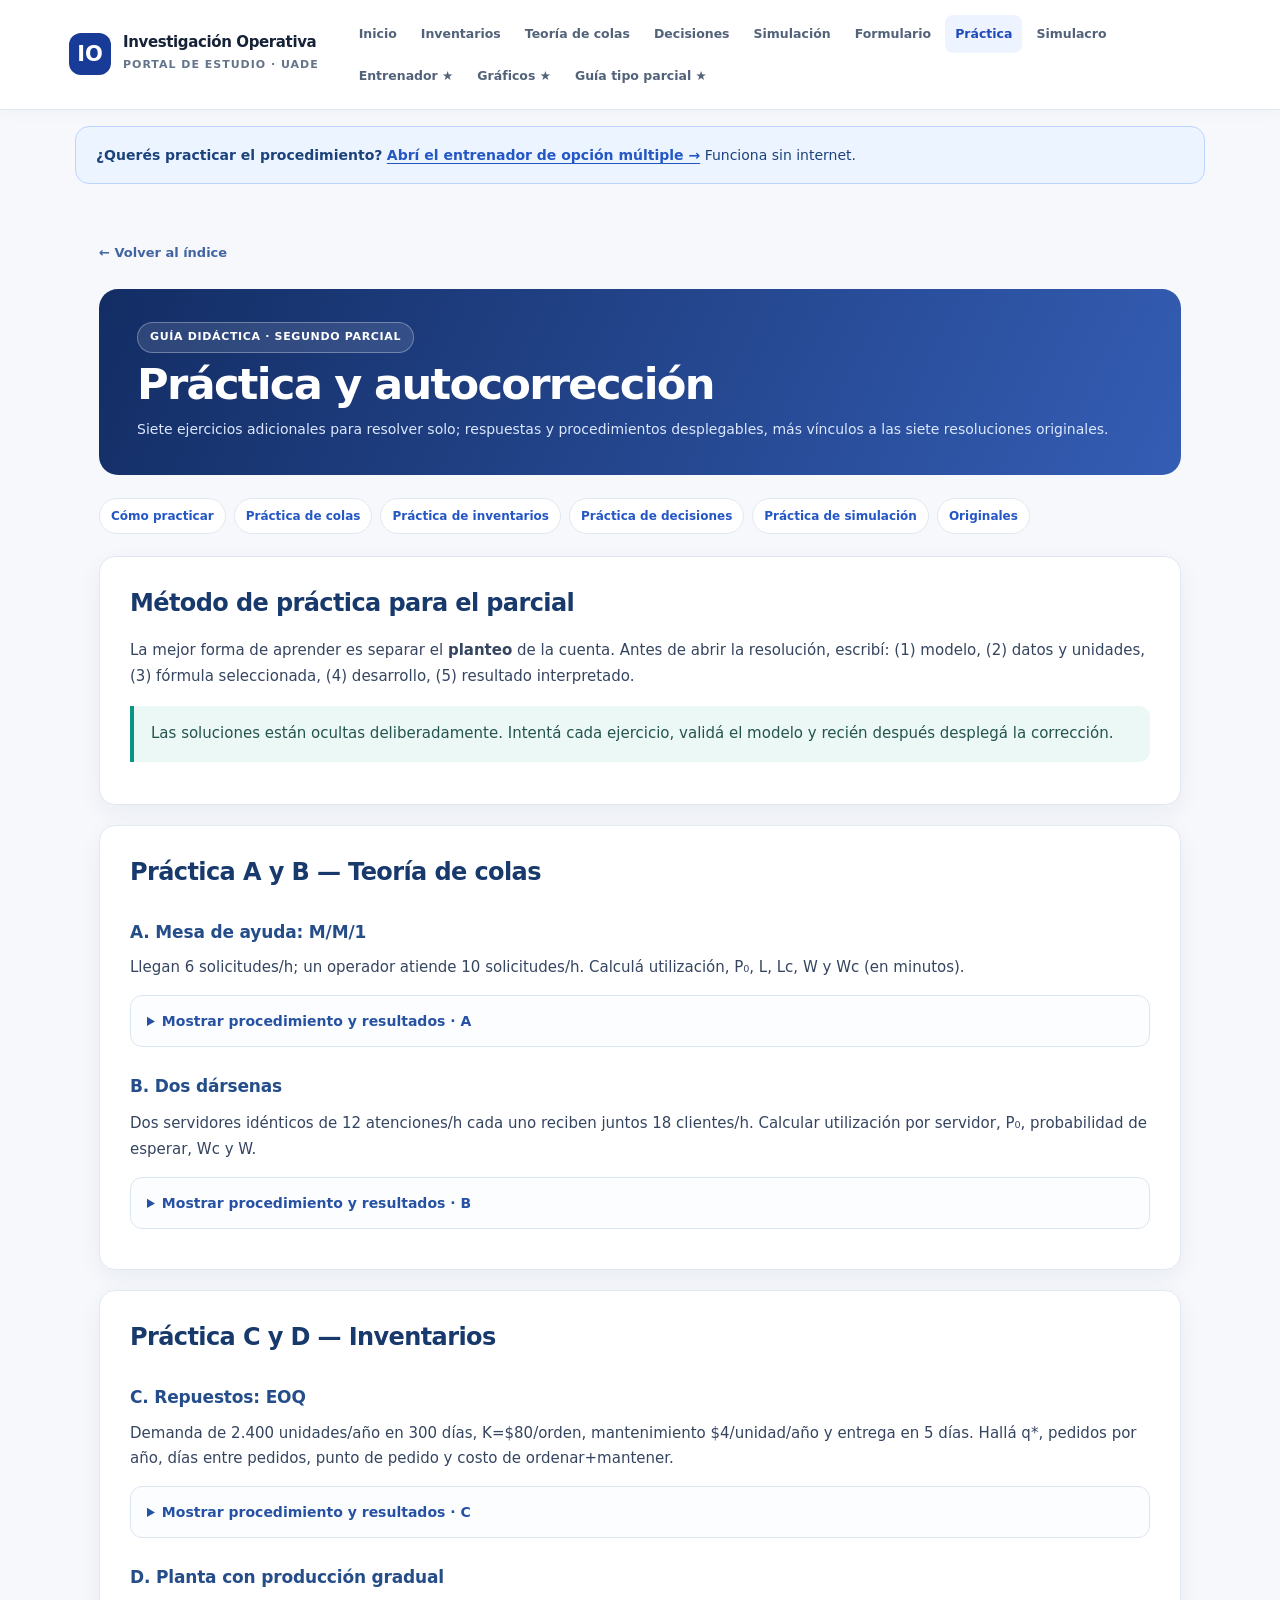
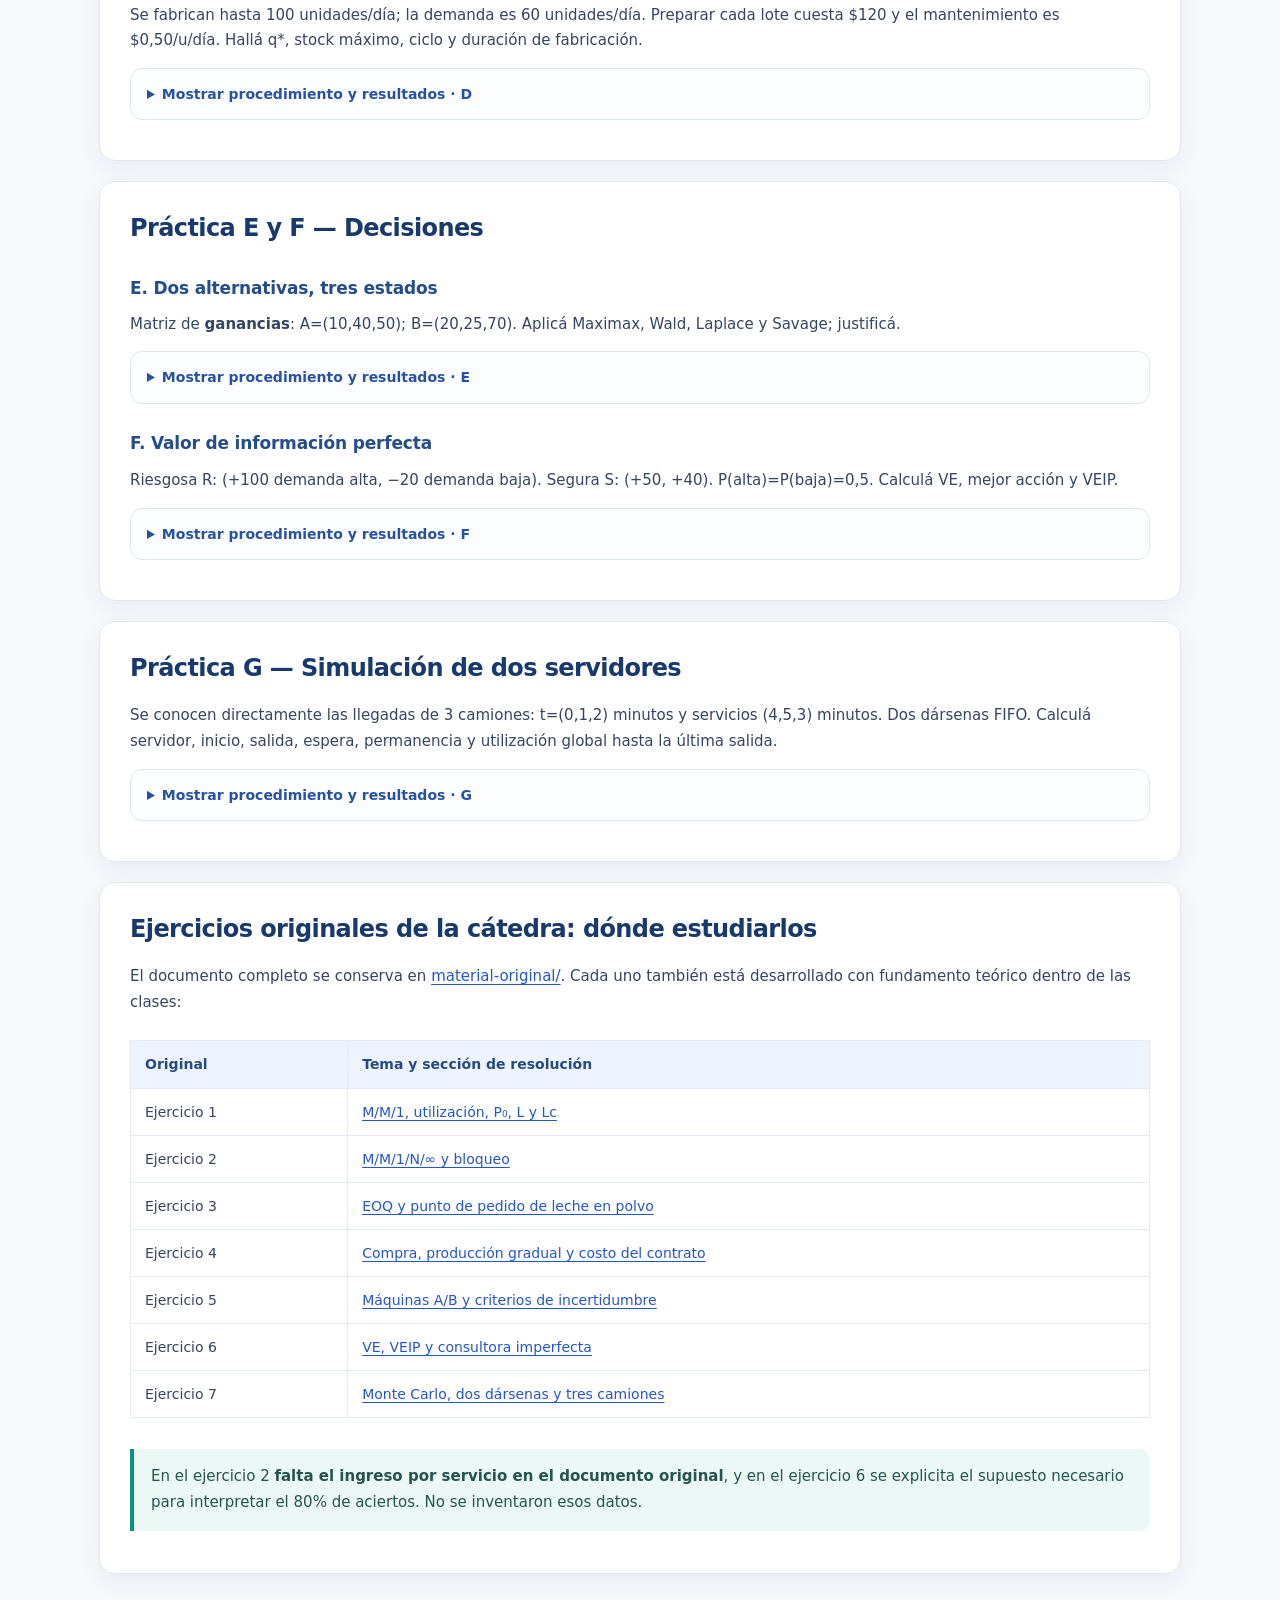
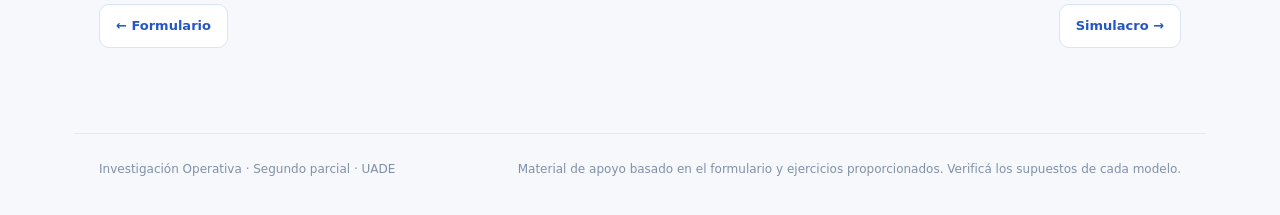
<file: practica.html>
<!doctype html><html lang="es"><head><meta charset="utf-8"><meta name="viewport" content="width=device-width,initial-scale=1"><meta name="theme-color" content="#163574"><meta name="description" content="Siete ejercicios adicionales para resolver solo; respuestas y procedimientos desplegables, más vínculos a las siete resoluciones originales."><title>Práctica y autocorrección · Investigación Operativa</title><style>
:root{color-scheme:light;--bg:#f6f8fc;--white:#fff;--ink:#162237;--muted:#64748b;--blue:#2957d5;--border:#e2e8f1;--soft:#edf3ff;--teal:#0f918b;--shadow:0 8px 25px rgba(24,43,80,.055)}
*{box-sizing:border-box}html{scroll-behavior:smooth}body{margin:0;background:var(--bg);color:var(--ink);font:16px/1.7 Inter,ui-sans-serif,system-ui,-apple-system,BlinkMacSystemFont,'Segoe UI',sans-serif}a{color:#2456c5;text-underline-offset:3px}a:hover{color:#153999}.site-header{background:rgba(255,255,255,.97);border-bottom:1px solid var(--border);position:sticky;top:0;z-index:10;box-shadow:0 3px 16px rgba(18,43,85,.03)}.header-inner{max-width:1190px;margin:auto;display:flex;align-items:center;gap:30px;padding:15px 24px}.brand{display:flex;align-items:center;gap:12px;text-decoration:none;color:var(--ink);flex-shrink:0}.brand-icon{width:42px;height:42px;display:grid;place-items:center;background:#183b97;color:white;border-radius:12px;font-size:21px;font-weight:800}.brand-name{font-weight:800;letter-spacing:-.025em;line-height:1.2;font-size:15px}.brand-sub{font-size:11px;letter-spacing:.09em;text-transform:uppercase;color:var(--muted);font-weight:650}.top-nav{display:flex;gap:4px;flex-wrap:wrap}.top-nav a{color:#526279;text-decoration:none;font-weight:650;font-size:12.5px;padding:8px 10px;border-radius:8px;white-space:nowrap}.top-nav a:hover,.top-nav a.active{background:var(--soft);color:#204ab8}.container{max-width:1130px;margin:auto;padding:32px 24px 85px}.hero{border-radius:22px;position:relative;overflow:hidden;background:linear-gradient(118deg,#11295c 0%,#264c9b 62%,#3d6aca 100%);color:white;padding:46px 48px;margin-bottom:26px;box-shadow:0 18px 35px rgba(30,59,130,.16)}.hero:after{content:'';position:absolute;right:-110px;top:-140px;width:410px;height:410px;border:1px solid rgba(255,255,255,.16);border-radius:50%;box-shadow:0 0 0 65px rgba(255,255,255,.035),0 0 0 130px rgba(255,255,255,.03);pointer-events:none}.pill{display:inline-flex;align-items:center;gap:7px;border:1px solid rgba(255,255,255,.3);background:rgba(255,255,255,.11);color:white;border-radius:999px;padding:5px 12px;font-weight:700;letter-spacing:.06em;font-size:11px;text-transform:uppercase}.hero h1{font-size:clamp(2rem,4vw,3.35rem);line-height:1.1;letter-spacing:-.04em;margin:18px 0 16px;max-width:710px}.hero p{font-size:16px;line-height:1.7;color:#dce7ff;max-width:650px;margin:0}.hero-meta{display:flex;gap:18px;flex-wrap:wrap;margin-top:28px}.hero-meta span{background:rgba(255,255,255,.12);padding:9px 13px;border-radius:10px;font-size:13px;font-weight:650}.section-top{display:flex;align-items:end;justify-content:space-between;gap:12px;margin:37px 0 16px}.section-top h2{margin:0!important}.section-kicker{font-size:12px;font-weight:800;letter-spacing:.12em;text-transform:uppercase;color:#3c6aca}.section-top p{color:var(--muted);font-size:13px;margin:0}.cards{display:grid;grid-template-columns:repeat(3,minmax(0,1fr));gap:16px}.topic-card{background:var(--white);border:1px solid var(--border);border-radius:17px;padding:23px;text-decoration:none;color:var(--ink);box-shadow:var(--shadow);transition:transform .15s,border-color .15s,box-shadow .15s;min-height:204px;display:flex;flex-direction:column}.topic-card:hover{transform:translateY(-3px);box-shadow:0 14px 28px rgba(28,50,95,.10);border-color:#c1d1ef;color:var(--ink)}.topic-icon{display:grid;place-items:center;width:43px;height:43px;border-radius:12px;font-weight:800;font-size:22px;background:#eaf0ff;color:#2855bc}.topic-card:nth-child(2) .topic-icon{background:#e5f7f3;color:#137c74}.topic-card:nth-child(3) .topic-icon{background:#f3eaff;color:#7552bf}.topic-card:nth-child(4) .topic-icon{background:#fff2e7;color:#be762d}.topic-card:nth-child(5) .topic-icon{background:#e9f4ff;color:#1d81bb}.topic-card:nth-child(6) .topic-icon{background:#f3f2e8;color:#757826}.topic-card h3{font-size:19px;letter-spacing:-.03em;margin:15px 0 6px;line-height:1.35}.topic-card p{font-size:13.5px;color:#64748b;line-height:1.6;margin:0}.topic-card .arrow{margin-top:auto;padding-top:17px;color:#2957d5;font-weight:800;font-size:13px}.info-grid{display:grid;grid-template-columns:1.15fr .85fr;gap:18px;margin-top:26px}.info-panel{background:#fff;border:1px solid var(--border);border-radius:17px;padding:24px;box-shadow:var(--shadow)}.info-panel h2{margin:0 0 12px;font-size:20px}.info-panel ol{padding-left:23px;margin-bottom:0}.info-panel li{padding:3px 0;font-size:14px}.resource{display:flex;gap:12px;align-items:center;border:1px solid var(--border);padding:12px;border-radius:12px;text-decoration:none;margin:10px 0;font-size:14px;font-weight:650}.resource:hover{background:#f7faff}.resource .file-icon{padding:7px;background:#eef3ff;border-radius:9px}.content-heading{margin:0 0 23px}.backlink{text-decoration:none;color:#4264a3;font-size:13px;font-weight:700}.page-heading{background:linear-gradient(115deg,#132d64,#345db4);color:white;border-radius:19px;padding:33px 38px;margin-bottom:23px}.page-heading h1{font-size:clamp(1.9rem,3.7vw,2.7rem);line-height:1.15;letter-spacing:-.04em;margin:7px 0}.page-heading p{color:#dbe8ff;margin:8px 0 0;font-size:14px}.lesson{background:#fff;border:1px solid var(--border);border-radius:16px;padding:26px 30px;margin-bottom:18px;box-shadow:var(--shadow)}.lesson h2{margin:0 0 14px;font-size:23px;letter-spacing:-.025em;color:#18396c}.lesson h3{font-size:17px;letter-spacing:-.01em;margin:22px 0 8px;color:#244d89}.lesson p{margin:10px 0;color:#354560}.lesson ol,.lesson ul{padding-left:23px}.lesson li{margin:7px 0}.formula{background:#edf4ff;border:1px solid #dbe7ff;color:#183d83;border-radius:11px;padding:15px 18px;margin:15px 0;font-family:ui-monospace,SFMono-Regular,Consolas,monospace;font-size:15px;overflow:auto}.lesson table{width:100%;border-collapse:collapse;margin:15px 0;font-size:14px;display:block;overflow-x:auto}.lesson th{background:#edf3ff;color:#254a83;text-align:left;font-weight:750}.lesson th,.lesson td{padding:11px 14px;border:1px solid #e3eaf4}.lesson td{color:#354560}.warn{background:#fff8e9;border-left:4px solid #e2a53a;padding:14px 17px;border-radius:0 9px 9px 0;color:#76521d!important}.lesson details{border:1px solid #dce5f2;border-radius:12px;margin:14px 0;padding:13px 16px;background:#fcfdff}.lesson summary{cursor:pointer;color:#2752a3;font-weight:750}.lesson code{background:#edf3ff;color:#284a7f;padding:2px 6px;border-radius:5px}button{background:#2858bf;border:none;color:#fff;font-weight:750;border-radius:9px;padding:10px 17px;cursor:pointer}input{border:1px solid #bac7da;border-radius:9px;padding:10px 12px;max-width:100%}.footer{max-width:1130px;margin:auto;border-top:1px solid var(--border);padding:25px 24px 35px;color:#8090a8;font-size:12px;display:flex;justify-content:space-between;flex-wrap:wrap;gap:10px}.eyebrow{letter-spacing:.11em;text-transform:uppercase;font-size:12px;font-weight:800;color:#4672c9}.no-css-note{display:none}@media(max-width:970px){.header-inner{align-items:flex-start;flex-direction:column;gap:10px}.top-nav{gap:0}.cards{grid-template-columns:repeat(2,minmax(0,1fr))}.hero{padding:37px}}@media(max-width:640px){.container{padding:22px 15px 65px}.hero{padding:31px 23px;border-radius:17px}.hero h1{font-size:2rem}.cards,.info-grid{grid-template-columns:1fr}.topic-card{min-height:170px}.page-heading{padding:27px 24px}.lesson{padding:21px 19px}.header-inner{padding:12px 15px}.top-nav a{font-size:12px;padding:7px 8px}.footer{padding:20px 15px}}

body{font-size:15px;line-height:1.72}.lesson{margin-bottom:20px}.lesson>p:first-of-type{margin-top:0}.lesson h2{font-size:24px}.lesson h3{margin-top:25px}.lesson h4{margin:20px 0 6px;color:#2c5288;font-size:15px}
.learn-map{display:flex;flex-wrap:wrap;gap:8px;margin:0 0 22px}.learn-map a{padding:7px 11px;background:white;border:1px solid var(--border);border-radius:999px;font-weight:650;font-size:12px;text-decoration:none}.learn-map a:hover{background:#edf3ff}
.section-label{font-weight:800;letter-spacing:.09em;text-transform:uppercase;color:#5177b5;font-size:12px;margin:0 0 7px}.step-list{list-style:none!important;padding:0!important;margin:14px 0}.step-list li{border-left:3px solid #90b5f7;padding:11px 13px;margin:0 0 9px;background:#f6f9ff;border-radius:0 9px 9px 0}.step-list b{color:#224c9a}.callout{margin:16px 0;padding:15px 17px;background:#ecf8f5;border-left:4px solid #0c9482;border-radius:0 11px 11px 0;color:#23544e}.callout.warning{background:#fff7e7;border-color:#e4a63b;color:#695019}.callout strong{color:inherit}
.formula{white-space:normal;line-height:1.8;font-size:15px}.formula .meaning{display:block;font:13px/1.6 Inter,ui-sans-serif,system-ui,sans-serif;color:#42618a;margin-top:6px}.small{font-size:13px;color:#68778e}.example-tag{display:inline-block;color:#2861bd;background:#eaf2ff;border-radius:7px;padding:3px 8px;font-weight:800;font-size:11px;letter-spacing:.08em;text-transform:uppercase}.timeline{display:flex;flex-wrap:wrap;gap:9px;margin:12px 0}.timeline>*{flex:1;min-width:120px;background:#f2f6fd;padding:12px;border:1px solid #e0e9f7;border-radius:10px;font-size:13px}.timeline b{display:block;font-size:18px;color:#1c468f}
.lesson details{transition:background .2s}.lesson details[open]{background:#f6f9ff}.lesson details summary{font-size:14px}.solution-content{padding:13px 2px 2px}.solution-content p{font-size:14px}.index-count{display:inline-block;font-size:12px;color:#58749f;background:#edf4ff;padding:3px 9px;border-radius:8px;font-weight:700}.nextlinks{display:flex;justify-content:space-between;gap:12px;flex-wrap:wrap;margin-top:30px}.nextlinks a{background:white;border:1px solid #d9e4f5;padding:10px 16px;border-radius:10px;text-decoration:none;font-size:13px;font-weight:750}.table-wrap{overflow-x:auto;max-width:100%}.lesson table{display:table;width:100%;table-layout:auto}.lesson td,.lesson th{white-space:normal;min-width:70px}.mini{font-size:13px}.formula-list li{margin:12px 0}.score{border:1px solid #dbe6f8;border-radius:10px;padding:14px;background:#f7faff}.footnote{font-size:12px!important;color:#697d99!important}.link-list{display:grid;grid-template-columns:repeat(2,minmax(0,1fr));gap:10px}.link-list a{padding:12px;border:1px solid var(--border);border-radius:10px;text-decoration:none;font-weight:650}.link-list a:hover{background:#f2f6ff}.lesson pre{white-space:pre-wrap;word-break:break-word;background:#132e59;color:#eff6ff;padding:15px 17px;border-radius:12px;overflow-x:auto;font-size:13px;line-height:1.7}.practice-grid{display:grid;grid-template-columns:1fr 1fr;gap:12px}.practice-grid>div{border:1px solid #dfe7f1;border-radius:12px;padding:15px;background:#fbfcff}.muted{color:#60718a}.tag{font-size:12px;display:inline-block;background:#f1f5fb;border-radius:6px;padding:3px 7px;margin:2px;color:#455b7c}
@media(max-width:680px){.practice-grid,.link-list{grid-template-columns:1fr}.lesson table{display:block}.timeline>*{min-width:150px}}
@media print{.site-header,.footer,.nextlinks,.learn-map{display:none}.container{max-width:none;padding:0}.page-heading{background:#18396c!important;-webkit-print-color-adjust:exact;print-color-adjust:exact}.lesson{break-inside:auto;box-shadow:none}.lesson details:not([open]) .solution-content{display:block}}
</style></head><body><header class="site-header"><div class="header-inner"><a href="index.html" class="brand"><span class="brand-icon">IO</span><span><span class="brand-name" style="display:block">Investigación Operativa</span><span class="brand-sub">Portal de estudio · UADE</span></span></a><nav class="top-nav"><a href="index.html" class="">Inicio</a><a href="inventarios.html" class="">Inventarios</a><a href="colas.html" class="">Teoría de colas</a><a href="decisiones.html" class="">Decisiones</a><a href="simulacion.html" class="">Simulación</a><a href="formulario.html" class="">Formulario</a><a href="practica.html" class="active">Práctica</a><a href="simulacro.html" class="">Simulacro</a><a href="entrenador.html">Entrenador ★</a><a href="graficos.html">Gráficos ★</a><a href="guia-ejercicios-parcial.html">Guía tipo parcial ★</a></nav></div></header><aside style="max-width:1130px;margin:16px auto 24px;padding:16px 20px;background:#ecf4ff;border:1px solid #bdd4ff;border-radius:14px;color:#1b427b;font-size:14px"><strong>¿Querés practicar el procedimiento?</strong> <a style="font-weight:800" href="entrenador.html">Abrí el entrenador de opción múltiple →</a> Funciona sin internet.</aside><main class="container"><div class="content-heading"><a class="backlink" href="index.html">← Volver al índice</a></div><div class="page-heading"><span class="pill">GUÍA DIDÁCTICA · SEGUNDO PARCIAL</span><h1>Práctica y autocorrección</h1><p>Siete ejercicios adicionales para resolver solo; respuestas y procedimientos desplegables, más vínculos a las siete resoluciones originales.</p></div><nav class="learn-map" aria-label="Secciones de la clase"><a href="#metodo">Cómo practicar</a><a href="#colas">Práctica de colas</a><a href="#inventarios">Práctica de inventarios</a><a href="#decisiones">Práctica de decisiones</a><a href="#simulacion">Práctica de simulación</a><a href="#originales">Originales</a></nav><section class="lesson" id="metodo"><h2>Método de práctica para el parcial</h2><p>La mejor forma de aprender es separar el <b>planteo</b> de la cuenta. Antes de abrir la resolución, escribí: (1) modelo, (2) datos y unidades, (3) fórmula seleccionada, (4) desarrollo, (5) resultado interpretado.</p><div class="callout ">Las soluciones están ocultas deliberadamente. Intentá cada ejercicio, validá el modelo y recién después desplegá la corrección.</div></section><section class="lesson" id="colas"><h2>Práctica A y B — Teoría de colas</h2><h3>A. Mesa de ayuda: M/M/1</h3><p>Llegan 6 solicitudes/h; un operador atiende 10 solicitudes/h. Calculá utilización, P₀, L, Lc, W y Wc (en minutos).</p><details><summary>Mostrar procedimiento y resultados · A</summary><div class="solution-content"><ol class="step-list"><li><b>Paso 1.</b> λ=6/h y μ=10/h; un único servidor sin capacidad máxima → M/M/1.</li><li><b>Paso 2.</b> ρ=6/10=<b>0,60</b>; P₀=1−0,6=<b>0,40</b>.</li><li><b>Paso 3.</b> L=λ/(μ−λ)=6/4=<b>1,5 solicitudes</b>.</li><li><b>Paso 4.</b> Lc=ρ²/(1−ρ)=0,36/0,4=<b>0,9 solicitudes</b>.</li><li><b>Paso 5.</b> W=1/(10−6)=0,25 h=<b>15 min</b>; Wc=ρ/(μ−λ)=0,15 h=<b>9 min</b>.</li></ol><p>Comprobación: λW=6·0,25=1,5=L.</p></div></details><h3>B. Dos dársenas</h3><p>Dos servidores idénticos de 12 atenciones/h cada uno reciben juntos 18 clientes/h. Calcular utilización por servidor, P₀, probabilidad de esperar, Wc y W.</p><details><summary>Mostrar procedimiento y resultados · B</summary><div class="solution-content"><ol class="step-list"><li><b>Paso 1.</b> K=2, λ=18, μ=12 cada uno. a=18/12=1,5; u=1,5/2=<b>0,75</b>.</li><li><b>Paso 2.</b> P₀=1/[1+1,5+1,5²/(2(1−0,75))]=1/7=<b>0,142857</b>.</li><li><b>Paso 3.</b> P(esperar)= [1,5²/(2(0,25))]·P₀=4,5/7=<b>0,642857</b>.</li><li><b>Paso 4.</b> Wc=P(esperar)/(24−18)=0,1071429 h=<b>6,43 min</b>.</li><li><b>Paso 5.</b> W=Wc+1/12 h=0,190476 h=<b>11,43 min</b>.</li></ol></div></details></section><section class="lesson" id="inventarios"><h2>Práctica C y D — Inventarios</h2><h3>C. Repuestos: EOQ</h3><p>Demanda de 2.400 unidades/año en 300 días, K=$80/orden, mantenimiento $4/unidad/año y entrega en 5 días. Hallá q*, pedidos por año, días entre pedidos, punto de pedido y costo de ordenar+mantener.</p><details><summary>Mostrar procedimiento y resultados · C</summary><div class="solution-content"><ol class="step-list"><li><b>Paso 1.</b> Modelo básico. T=1 año, D=2.400, C₁=$4/u/año, K=$80.</li><li><b>Paso 2.</b> q*=√(2·80·2.400/4)=√96.000=<b>309,84 unidades</b>.</li><li><b>Paso 3.</b> n=D/q*=<b>7,75 pedidos/año</b> (aproximación continua).</li><li><b>Paso 4.</b> d=2400/300=8 u/día; t=309,84/8=<b>38,73 días</b>.</li><li><b>Paso 5.</b> Sᵣ=dLt=8·5=<b>40 unidades</b>; costo = KD/q+C₁q/2≈<b>$1.239,35/año</b> sin costo de compra.</li></ol></div></details><h3>D. Planta con producción gradual</h3><p>Se fabrican hasta 100 unidades/día; la demanda es 60 unidades/día. Preparar cada lote cuesta $120 y el mantenimiento es $0,50/u/día. Hallá q*, stock máximo, ciclo y duración de fabricación.</p><details><summary>Mostrar procedimiento y resultados · D</summary><div class="solution-content"><ol class="step-list"><li><b>Paso 1.</b> p=100/día, d=60/día, K=120, C₁=0,50/u/día, T=1 día.</li><li><b>Paso 2.</b> p&gt;d, y el factor neto=1−60/100=<b>0,40</b>.</li><li><b>Paso 3.</b> q*=√(2·120·60/(0,50·0,40))=√72.000=<b>268,33 unidades</b>.</li><li><b>Paso 4.</b> Sₘₐₓ=268,33·0,40=<b>107,33 unidades</b>.</li><li><b>Paso 5.</b> Ciclo t=q*/d=<b>4,47 días</b>. Duración producción t₁=q*/p=<b>2,68 días</b>.</li></ol></div></details></section><section class="lesson" id="decisiones"><h2>Práctica E y F — Decisiones</h2><h3>E. Dos alternativas, tres estados</h3><p>Matriz de <b>ganancias</b>: A=(10,40,50); B=(20,25,70). Aplicá Maximax, Wald, Laplace y Savage; justificá.</p><details><summary>Mostrar procedimiento y resultados · E</summary><div class="solution-content"><ol class="step-list"><li><b>Paso 1.</b> Maximax: A máx 50, B máx 70 → <b>B</b>.</li><li><b>Paso 2.</b> Wald: A mín 10, B mín 20 → <b>B</b>.</li><li><b>Paso 3.</b> Laplace: A promedio (10+40+50)/3=33,33; B (20+25+70)/3=38,33 → <b>B</b>.</li><li><b>Paso 4.</b> Savage: mejores por columna (20,40,70); A arrepentimientos (10,0,20), máx 20; B (0,15,0), máx 15 → <b>B</b>.</li></ol></div></details><h3>F. Valor de información perfecta</h3><p>Riesgosa R: (+100 demanda alta, −20 demanda baja). Segura S: (+50, +40). P(alta)=P(baja)=0,5. Calculá VE, mejor acción y VEIP.</p><details><summary>Mostrar procedimiento y resultados · F</summary><div class="solution-content"><ol class="step-list"><li><b>Paso 1.</b> VE(R)=0,5·100+0,5·(−20)=<b>40</b>.</li><li><b>Paso 2.</b> VE(S)=0,5·50+0,5·40=<b>45</b>. Sin información conviene <b>S</b>.</li><li><b>Paso 3.</b> Con información perfecta: alta→R (100); baja→S (40): VE=0,5·100+0,5·40=<b>70</b>.</li><li><b>Paso 4.</b> VEIP=70−45=<b>25</b>. No pagarías más de 25 por un informe 100% exacto en este contexto.</li></ol></div></details></section><section class="lesson" id="simulacion"><h2>Práctica G — Simulación de dos servidores</h2><p>Se conocen directamente las llegadas de 3 camiones: t=(0,1,2) minutos y servicios (4,5,3) minutos. Dos dársenas FIFO. Calculá servidor, inicio, salida, espera, permanencia y utilización global hasta la última salida.</p><details><summary>Mostrar procedimiento y resultados · G</summary><div class="solution-content"><div class="table-wrap"><table><thead><tr><th>Camión</th><th>Llegada</th><th>Dársena</th><th>Inicio</th><th>Salida</th><th>Espera</th><th>Permanencia</th></tr></thead><tbody><tr><td>1</td><td>0</td><td>D1</td><td>0</td><td>4</td><td>0</td><td>4</td></tr><tr><td>2</td><td>1</td><td>D2</td><td>1</td><td>6</td><td>0</td><td>5</td></tr><tr><td>3</td><td>2</td><td>D1</td><td>4</td><td>7</td><td>2</td><td>5</td></tr></tbody></table></div><ol class="step-list"><li><b>Paso 1.</b> C1 ocupa D1 de 0 a 4; C2 ocupa D2 de 1 a 6.</li><li><b>Paso 2.</b> C3 llega en t=2, con ambas ocupadas: espera hasta t=4, y usa D1 de 4 a 7.</li><li><b>Paso 3.</b> Espera media=(0+0+2)/3=<b>0,667 min</b>.</li><li><b>Paso 4.</b> Permanencia media=(4+5+5)/3=<b>4,667 min</b>.</li><li><b>Paso 5.</b> Horizonte de t=0 a t=7: utilización D1=(4+3)/7=<b>100%</b>; D2=5/7=<b>71,43%</b>; global=(4+5+3)/(2·7)=<b>85,71%</b>.</li></ol></div></details></section><section class="lesson" id="originales"><h2>Ejercicios originales de la cátedra: dónde estudiarlos</h2><p>El documento completo se conserva en <a href="material-original/Ejercicios tipo parcial- Investigacio%CC%81n operativa.docx" target="_blank">material-original/</a>. Cada uno también está desarrollado con fundamento teórico dentro de las clases:</p><div class="table-wrap"><table><thead><tr><th>Original</th><th>Tema y sección de resolución</th></tr></thead><tbody><tr><td>Ejercicio 1</td><td><a href="colas.html#ej1">M/M/1, utilización, P₀, L y Lc</a></td></tr><tr><td>Ejercicio 2</td><td><a href="colas.html#ej2">M/M/1/N/∞ y bloqueo</a></td></tr><tr><td>Ejercicio 3</td><td><a href="inventarios.html#ej3">EOQ y punto de pedido de leche en polvo</a></td></tr><tr><td>Ejercicio 4</td><td><a href="inventarios.html#ej4">Compra, producción gradual y costo del contrato</a></td></tr><tr><td>Ejercicio 5</td><td><a href="decisiones.html#e5">Máquinas A/B y criterios de incertidumbre</a></td></tr><tr><td>Ejercicio 6</td><td><a href="decisiones.html#e6">VE, VEIP y consultora imperfecta</a></td></tr><tr><td>Ejercicio 7</td><td><a href="simulacion.html#tabla">Monte Carlo, dos dársenas y tres camiones</a></td></tr></tbody></table></div><div class="callout ">En el ejercicio 2 <b>falta el ingreso por servicio en el documento original</b>, y en el ejercicio 6 se explicita el supuesto necesario para interpretar el 80% de aciertos. No se inventaron esos datos.</div></section><div class="nextlinks"><a href=formulario.html>← Formulario</a><a href=simulacro.html>Simulacro →</a></div></main><footer class="footer"><span>Investigación Operativa · Segundo parcial · UADE</span><span>Material de apoyo basado en el formulario y ejercicios proporcionados. Verificá los supuestos de cada modelo.</span></footer></body></html>
</file>
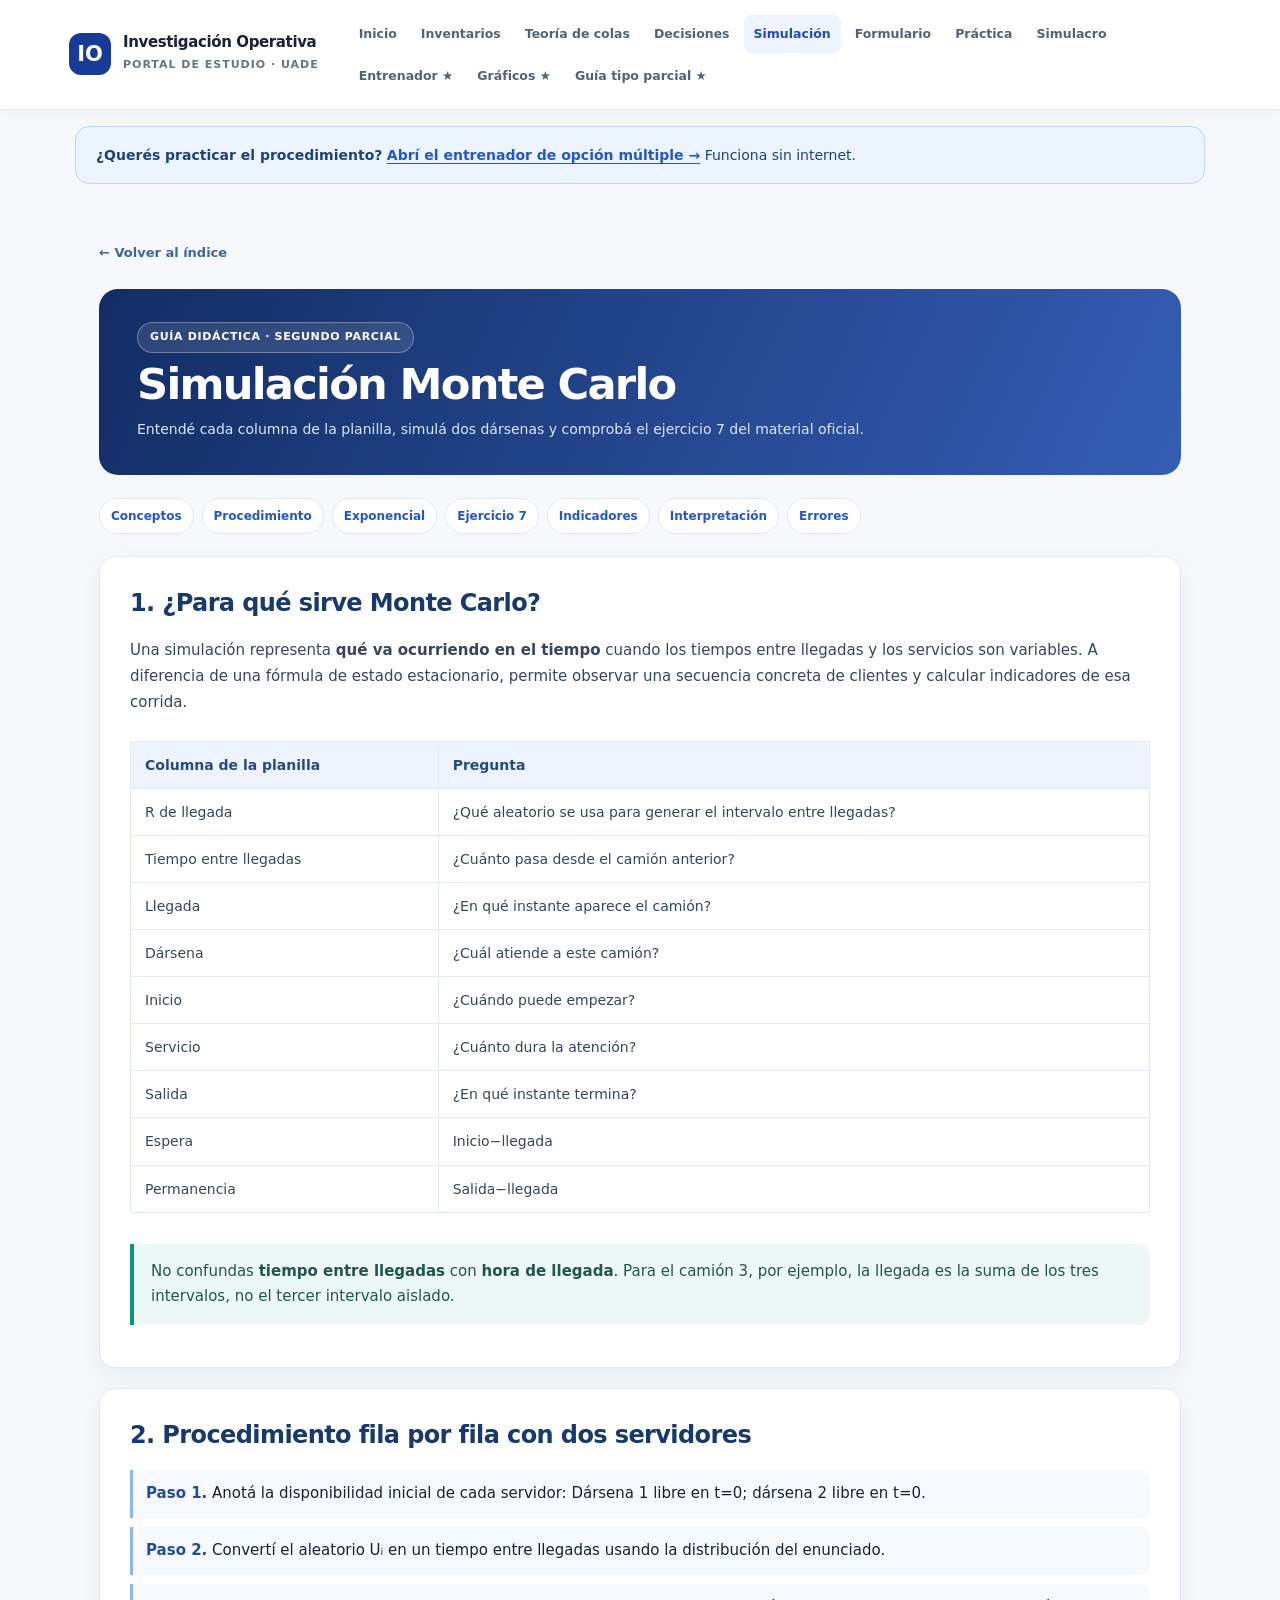
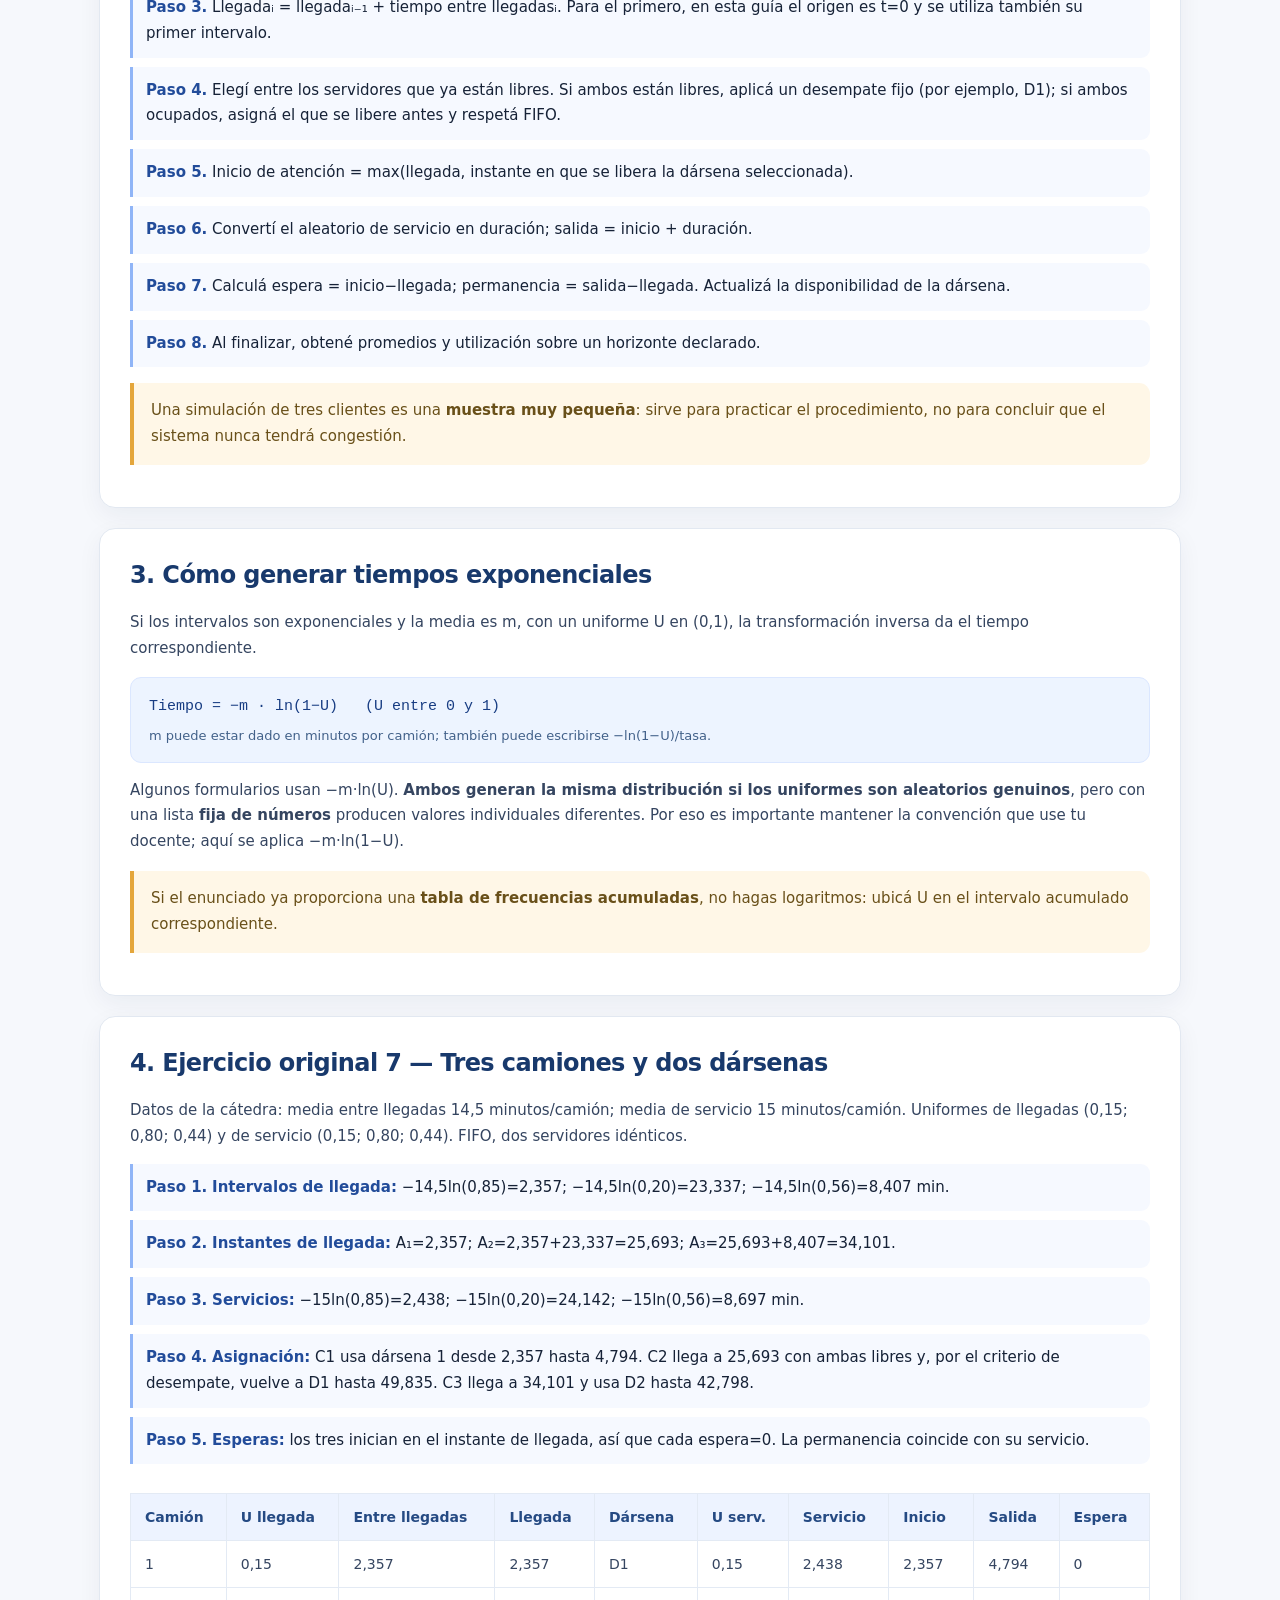
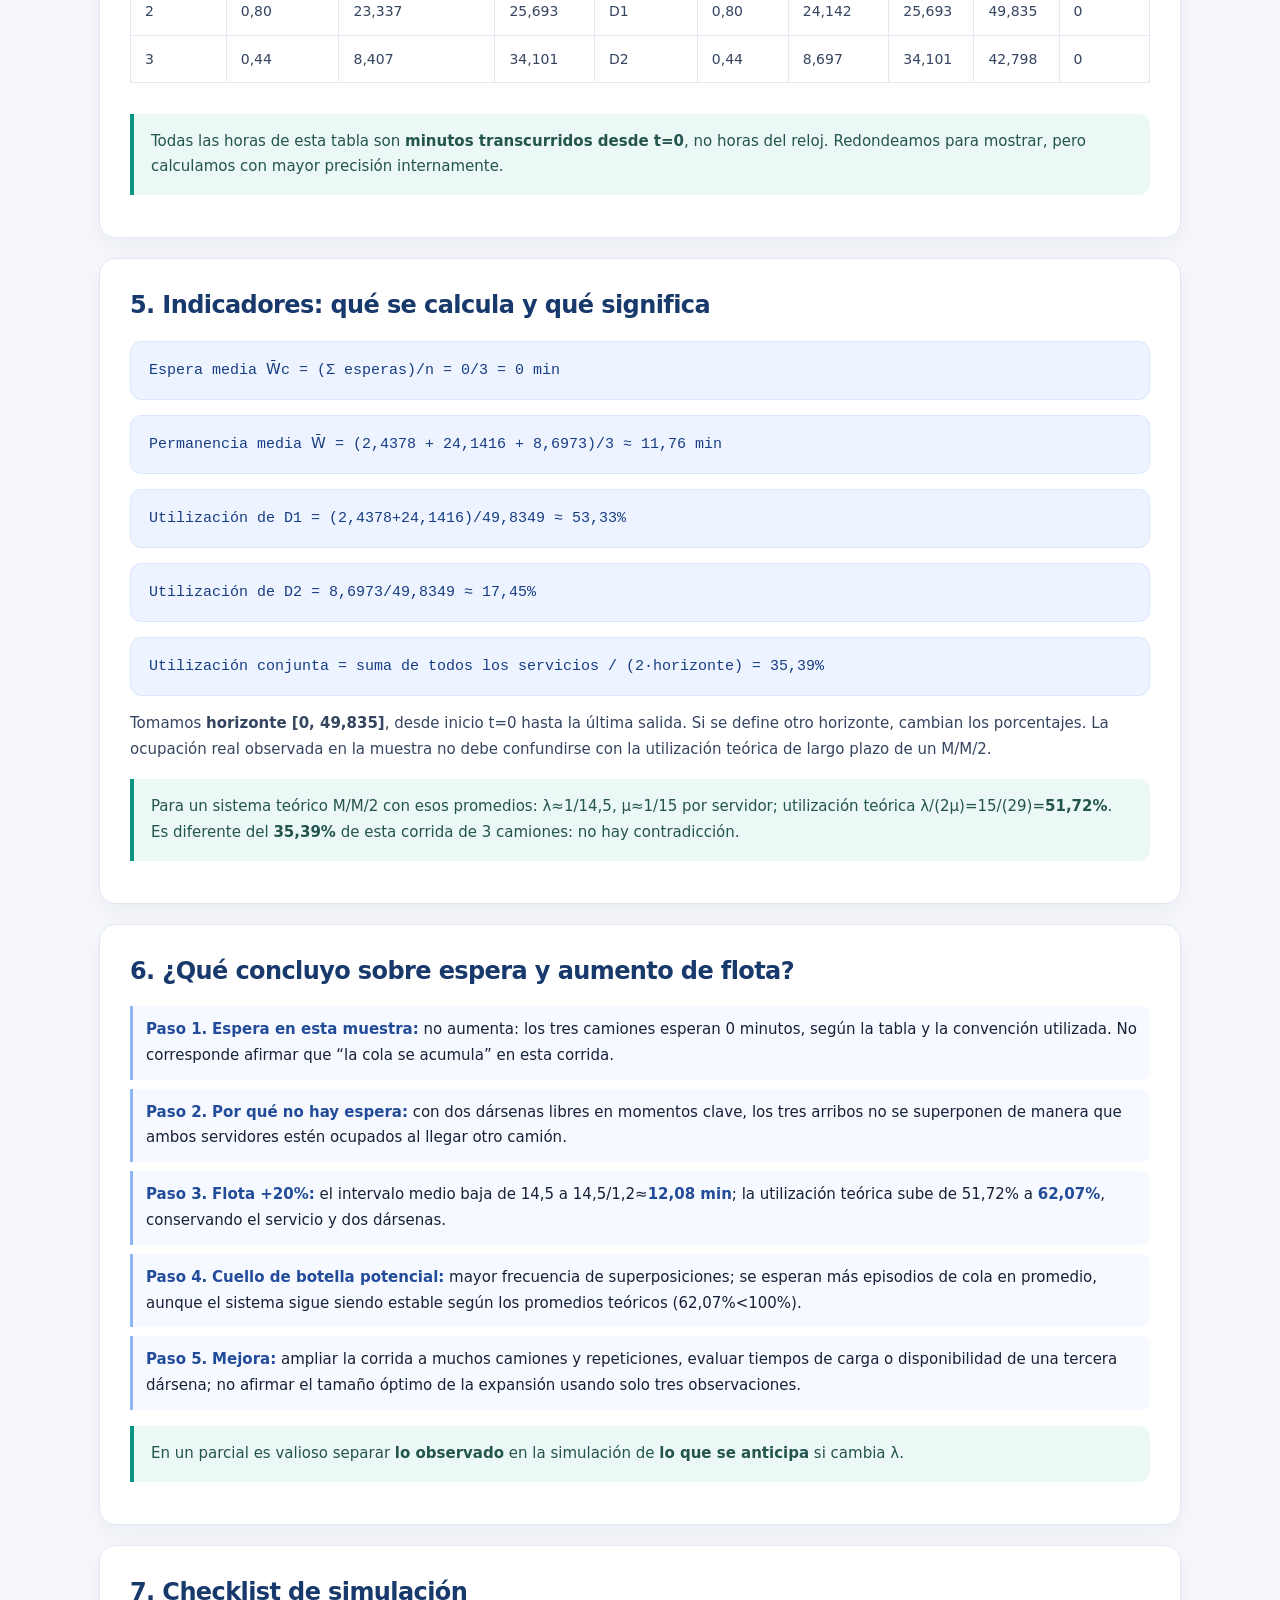
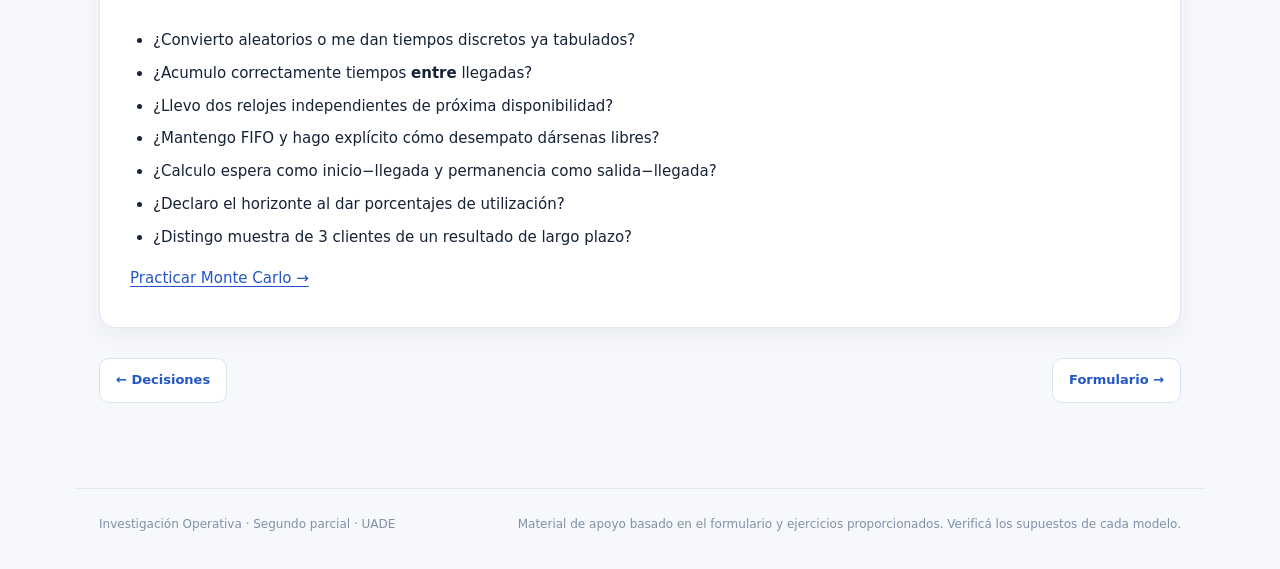
<file: simulacion.html>
<!doctype html><html lang="es"><head><meta charset="utf-8"><meta name="viewport" content="width=device-width,initial-scale=1"><meta name="theme-color" content="#163574"><meta name="description" content="Entendé cada columna de la planilla, simulá dos dársenas y comprobá el ejercicio 7 del material oficial."><title>Simulación Monte Carlo · Investigación Operativa</title><style>
:root{color-scheme:light;--bg:#f6f8fc;--white:#fff;--ink:#162237;--muted:#64748b;--blue:#2957d5;--border:#e2e8f1;--soft:#edf3ff;--teal:#0f918b;--shadow:0 8px 25px rgba(24,43,80,.055)}
*{box-sizing:border-box}html{scroll-behavior:smooth}body{margin:0;background:var(--bg);color:var(--ink);font:16px/1.7 Inter,ui-sans-serif,system-ui,-apple-system,BlinkMacSystemFont,'Segoe UI',sans-serif}a{color:#2456c5;text-underline-offset:3px}a:hover{color:#153999}.site-header{background:rgba(255,255,255,.97);border-bottom:1px solid var(--border);position:sticky;top:0;z-index:10;box-shadow:0 3px 16px rgba(18,43,85,.03)}.header-inner{max-width:1190px;margin:auto;display:flex;align-items:center;gap:30px;padding:15px 24px}.brand{display:flex;align-items:center;gap:12px;text-decoration:none;color:var(--ink);flex-shrink:0}.brand-icon{width:42px;height:42px;display:grid;place-items:center;background:#183b97;color:white;border-radius:12px;font-size:21px;font-weight:800}.brand-name{font-weight:800;letter-spacing:-.025em;line-height:1.2;font-size:15px}.brand-sub{font-size:11px;letter-spacing:.09em;text-transform:uppercase;color:var(--muted);font-weight:650}.top-nav{display:flex;gap:4px;flex-wrap:wrap}.top-nav a{color:#526279;text-decoration:none;font-weight:650;font-size:12.5px;padding:8px 10px;border-radius:8px;white-space:nowrap}.top-nav a:hover,.top-nav a.active{background:var(--soft);color:#204ab8}.container{max-width:1130px;margin:auto;padding:32px 24px 85px}.hero{border-radius:22px;position:relative;overflow:hidden;background:linear-gradient(118deg,#11295c 0%,#264c9b 62%,#3d6aca 100%);color:white;padding:46px 48px;margin-bottom:26px;box-shadow:0 18px 35px rgba(30,59,130,.16)}.hero:after{content:'';position:absolute;right:-110px;top:-140px;width:410px;height:410px;border:1px solid rgba(255,255,255,.16);border-radius:50%;box-shadow:0 0 0 65px rgba(255,255,255,.035),0 0 0 130px rgba(255,255,255,.03);pointer-events:none}.pill{display:inline-flex;align-items:center;gap:7px;border:1px solid rgba(255,255,255,.3);background:rgba(255,255,255,.11);color:white;border-radius:999px;padding:5px 12px;font-weight:700;letter-spacing:.06em;font-size:11px;text-transform:uppercase}.hero h1{font-size:clamp(2rem,4vw,3.35rem);line-height:1.1;letter-spacing:-.04em;margin:18px 0 16px;max-width:710px}.hero p{font-size:16px;line-height:1.7;color:#dce7ff;max-width:650px;margin:0}.hero-meta{display:flex;gap:18px;flex-wrap:wrap;margin-top:28px}.hero-meta span{background:rgba(255,255,255,.12);padding:9px 13px;border-radius:10px;font-size:13px;font-weight:650}.section-top{display:flex;align-items:end;justify-content:space-between;gap:12px;margin:37px 0 16px}.section-top h2{margin:0!important}.section-kicker{font-size:12px;font-weight:800;letter-spacing:.12em;text-transform:uppercase;color:#3c6aca}.section-top p{color:var(--muted);font-size:13px;margin:0}.cards{display:grid;grid-template-columns:repeat(3,minmax(0,1fr));gap:16px}.topic-card{background:var(--white);border:1px solid var(--border);border-radius:17px;padding:23px;text-decoration:none;color:var(--ink);box-shadow:var(--shadow);transition:transform .15s,border-color .15s,box-shadow .15s;min-height:204px;display:flex;flex-direction:column}.topic-card:hover{transform:translateY(-3px);box-shadow:0 14px 28px rgba(28,50,95,.10);border-color:#c1d1ef;color:var(--ink)}.topic-icon{display:grid;place-items:center;width:43px;height:43px;border-radius:12px;font-weight:800;font-size:22px;background:#eaf0ff;color:#2855bc}.topic-card:nth-child(2) .topic-icon{background:#e5f7f3;color:#137c74}.topic-card:nth-child(3) .topic-icon{background:#f3eaff;color:#7552bf}.topic-card:nth-child(4) .topic-icon{background:#fff2e7;color:#be762d}.topic-card:nth-child(5) .topic-icon{background:#e9f4ff;color:#1d81bb}.topic-card:nth-child(6) .topic-icon{background:#f3f2e8;color:#757826}.topic-card h3{font-size:19px;letter-spacing:-.03em;margin:15px 0 6px;line-height:1.35}.topic-card p{font-size:13.5px;color:#64748b;line-height:1.6;margin:0}.topic-card .arrow{margin-top:auto;padding-top:17px;color:#2957d5;font-weight:800;font-size:13px}.info-grid{display:grid;grid-template-columns:1.15fr .85fr;gap:18px;margin-top:26px}.info-panel{background:#fff;border:1px solid var(--border);border-radius:17px;padding:24px;box-shadow:var(--shadow)}.info-panel h2{margin:0 0 12px;font-size:20px}.info-panel ol{padding-left:23px;margin-bottom:0}.info-panel li{padding:3px 0;font-size:14px}.resource{display:flex;gap:12px;align-items:center;border:1px solid var(--border);padding:12px;border-radius:12px;text-decoration:none;margin:10px 0;font-size:14px;font-weight:650}.resource:hover{background:#f7faff}.resource .file-icon{padding:7px;background:#eef3ff;border-radius:9px}.content-heading{margin:0 0 23px}.backlink{text-decoration:none;color:#4264a3;font-size:13px;font-weight:700}.page-heading{background:linear-gradient(115deg,#132d64,#345db4);color:white;border-radius:19px;padding:33px 38px;margin-bottom:23px}.page-heading h1{font-size:clamp(1.9rem,3.7vw,2.7rem);line-height:1.15;letter-spacing:-.04em;margin:7px 0}.page-heading p{color:#dbe8ff;margin:8px 0 0;font-size:14px}.lesson{background:#fff;border:1px solid var(--border);border-radius:16px;padding:26px 30px;margin-bottom:18px;box-shadow:var(--shadow)}.lesson h2{margin:0 0 14px;font-size:23px;letter-spacing:-.025em;color:#18396c}.lesson h3{font-size:17px;letter-spacing:-.01em;margin:22px 0 8px;color:#244d89}.lesson p{margin:10px 0;color:#354560}.lesson ol,.lesson ul{padding-left:23px}.lesson li{margin:7px 0}.formula{background:#edf4ff;border:1px solid #dbe7ff;color:#183d83;border-radius:11px;padding:15px 18px;margin:15px 0;font-family:ui-monospace,SFMono-Regular,Consolas,monospace;font-size:15px;overflow:auto}.lesson table{width:100%;border-collapse:collapse;margin:15px 0;font-size:14px;display:block;overflow-x:auto}.lesson th{background:#edf3ff;color:#254a83;text-align:left;font-weight:750}.lesson th,.lesson td{padding:11px 14px;border:1px solid #e3eaf4}.lesson td{color:#354560}.warn{background:#fff8e9;border-left:4px solid #e2a53a;padding:14px 17px;border-radius:0 9px 9px 0;color:#76521d!important}.lesson details{border:1px solid #dce5f2;border-radius:12px;margin:14px 0;padding:13px 16px;background:#fcfdff}.lesson summary{cursor:pointer;color:#2752a3;font-weight:750}.lesson code{background:#edf3ff;color:#284a7f;padding:2px 6px;border-radius:5px}button{background:#2858bf;border:none;color:#fff;font-weight:750;border-radius:9px;padding:10px 17px;cursor:pointer}input{border:1px solid #bac7da;border-radius:9px;padding:10px 12px;max-width:100%}.footer{max-width:1130px;margin:auto;border-top:1px solid var(--border);padding:25px 24px 35px;color:#8090a8;font-size:12px;display:flex;justify-content:space-between;flex-wrap:wrap;gap:10px}.eyebrow{letter-spacing:.11em;text-transform:uppercase;font-size:12px;font-weight:800;color:#4672c9}.no-css-note{display:none}@media(max-width:970px){.header-inner{align-items:flex-start;flex-direction:column;gap:10px}.top-nav{gap:0}.cards{grid-template-columns:repeat(2,minmax(0,1fr))}.hero{padding:37px}}@media(max-width:640px){.container{padding:22px 15px 65px}.hero{padding:31px 23px;border-radius:17px}.hero h1{font-size:2rem}.cards,.info-grid{grid-template-columns:1fr}.topic-card{min-height:170px}.page-heading{padding:27px 24px}.lesson{padding:21px 19px}.header-inner{padding:12px 15px}.top-nav a{font-size:12px;padding:7px 8px}.footer{padding:20px 15px}}

body{font-size:15px;line-height:1.72}.lesson{margin-bottom:20px}.lesson>p:first-of-type{margin-top:0}.lesson h2{font-size:24px}.lesson h3{margin-top:25px}.lesson h4{margin:20px 0 6px;color:#2c5288;font-size:15px}
.learn-map{display:flex;flex-wrap:wrap;gap:8px;margin:0 0 22px}.learn-map a{padding:7px 11px;background:white;border:1px solid var(--border);border-radius:999px;font-weight:650;font-size:12px;text-decoration:none}.learn-map a:hover{background:#edf3ff}
.section-label{font-weight:800;letter-spacing:.09em;text-transform:uppercase;color:#5177b5;font-size:12px;margin:0 0 7px}.step-list{list-style:none!important;padding:0!important;margin:14px 0}.step-list li{border-left:3px solid #90b5f7;padding:11px 13px;margin:0 0 9px;background:#f6f9ff;border-radius:0 9px 9px 0}.step-list b{color:#224c9a}.callout{margin:16px 0;padding:15px 17px;background:#ecf8f5;border-left:4px solid #0c9482;border-radius:0 11px 11px 0;color:#23544e}.callout.warning{background:#fff7e7;border-color:#e4a63b;color:#695019}.callout strong{color:inherit}
.formula{white-space:normal;line-height:1.8;font-size:15px}.formula .meaning{display:block;font:13px/1.6 Inter,ui-sans-serif,system-ui,sans-serif;color:#42618a;margin-top:6px}.small{font-size:13px;color:#68778e}.example-tag{display:inline-block;color:#2861bd;background:#eaf2ff;border-radius:7px;padding:3px 8px;font-weight:800;font-size:11px;letter-spacing:.08em;text-transform:uppercase}.timeline{display:flex;flex-wrap:wrap;gap:9px;margin:12px 0}.timeline>*{flex:1;min-width:120px;background:#f2f6fd;padding:12px;border:1px solid #e0e9f7;border-radius:10px;font-size:13px}.timeline b{display:block;font-size:18px;color:#1c468f}
.lesson details{transition:background .2s}.lesson details[open]{background:#f6f9ff}.lesson details summary{font-size:14px}.solution-content{padding:13px 2px 2px}.solution-content p{font-size:14px}.index-count{display:inline-block;font-size:12px;color:#58749f;background:#edf4ff;padding:3px 9px;border-radius:8px;font-weight:700}.nextlinks{display:flex;justify-content:space-between;gap:12px;flex-wrap:wrap;margin-top:30px}.nextlinks a{background:white;border:1px solid #d9e4f5;padding:10px 16px;border-radius:10px;text-decoration:none;font-size:13px;font-weight:750}.table-wrap{overflow-x:auto;max-width:100%}.lesson table{display:table;width:100%;table-layout:auto}.lesson td,.lesson th{white-space:normal;min-width:70px}.mini{font-size:13px}.formula-list li{margin:12px 0}.score{border:1px solid #dbe6f8;border-radius:10px;padding:14px;background:#f7faff}.footnote{font-size:12px!important;color:#697d99!important}.link-list{display:grid;grid-template-columns:repeat(2,minmax(0,1fr));gap:10px}.link-list a{padding:12px;border:1px solid var(--border);border-radius:10px;text-decoration:none;font-weight:650}.link-list a:hover{background:#f2f6ff}.lesson pre{white-space:pre-wrap;word-break:break-word;background:#132e59;color:#eff6ff;padding:15px 17px;border-radius:12px;overflow-x:auto;font-size:13px;line-height:1.7}.practice-grid{display:grid;grid-template-columns:1fr 1fr;gap:12px}.practice-grid>div{border:1px solid #dfe7f1;border-radius:12px;padding:15px;background:#fbfcff}.muted{color:#60718a}.tag{font-size:12px;display:inline-block;background:#f1f5fb;border-radius:6px;padding:3px 7px;margin:2px;color:#455b7c}
@media(max-width:680px){.practice-grid,.link-list{grid-template-columns:1fr}.lesson table{display:block}.timeline>*{min-width:150px}}
@media print{.site-header,.footer,.nextlinks,.learn-map{display:none}.container{max-width:none;padding:0}.page-heading{background:#18396c!important;-webkit-print-color-adjust:exact;print-color-adjust:exact}.lesson{break-inside:auto;box-shadow:none}.lesson details:not([open]) .solution-content{display:block}}
</style></head><body><header class="site-header"><div class="header-inner"><a href="index.html" class="brand"><span class="brand-icon">IO</span><span><span class="brand-name" style="display:block">Investigación Operativa</span><span class="brand-sub">Portal de estudio · UADE</span></span></a><nav class="top-nav"><a href="index.html" class="">Inicio</a><a href="inventarios.html" class="">Inventarios</a><a href="colas.html" class="">Teoría de colas</a><a href="decisiones.html" class="">Decisiones</a><a href="simulacion.html" class="active">Simulación</a><a href="formulario.html" class="">Formulario</a><a href="practica.html" class="">Práctica</a><a href="simulacro.html" class="">Simulacro</a><a href="entrenador.html">Entrenador ★</a><a href="graficos.html">Gráficos ★</a><a href="guia-ejercicios-parcial.html">Guía tipo parcial ★</a></nav></div></header><aside style="max-width:1130px;margin:16px auto 24px;padding:16px 20px;background:#ecf4ff;border:1px solid #bdd4ff;border-radius:14px;color:#1b427b;font-size:14px"><strong>¿Querés practicar el procedimiento?</strong> <a style="font-weight:800" href="entrenador.html?tema=Simulaci%C3%B3n%20Monte%20Carlo">Abrí el entrenador de opción múltiple →</a> Funciona sin internet.</aside><main class="container"><div class="content-heading"><a class="backlink" href="index.html">← Volver al índice</a></div><div class="page-heading"><span class="pill">GUÍA DIDÁCTICA · SEGUNDO PARCIAL</span><h1>Simulación Monte Carlo</h1><p>Entendé cada columna de la planilla, simulá dos dársenas y comprobá el ejercicio 7 del material oficial.</p></div><nav class="learn-map" aria-label="Secciones de la clase"><a href="#que">Conceptos</a><a href="#pasos">Procedimiento</a><a href="#expo">Exponencial</a><a href="#tabla">Ejercicio 7</a><a href="#indic">Indicadores</a><a href="#interpret">Interpretación</a><a href="#errores">Errores</a></nav><section class="lesson" id="que"><h2>1. ¿Para qué sirve Monte Carlo?</h2><p>Una simulación representa <b>qué va ocurriendo en el tiempo</b> cuando los tiempos entre llegadas y los servicios son variables. A diferencia de una fórmula de estado estacionario, permite observar una secuencia concreta de clientes y calcular indicadores de esa corrida.</p><div class="table-wrap"><table><thead><tr><th>Columna de la planilla</th><th>Pregunta</th></tr></thead><tbody><tr><td>R de llegada</td><td>¿Qué aleatorio se usa para generar el intervalo entre llegadas?</td></tr><tr><td>Tiempo entre llegadas</td><td>¿Cuánto pasa desde el camión anterior?</td></tr><tr><td>Llegada</td><td>¿En qué instante aparece el camión?</td></tr><tr><td>Dársena</td><td>¿Cuál atiende a este camión?</td></tr><tr><td>Inicio</td><td>¿Cuándo puede empezar?</td></tr><tr><td>Servicio</td><td>¿Cuánto dura la atención?</td></tr><tr><td>Salida</td><td>¿En qué instante termina?</td></tr><tr><td>Espera</td><td>Inicio−llegada</td></tr><tr><td>Permanencia</td><td>Salida−llegada</td></tr></tbody></table></div><div class="callout ">No confundas <b>tiempo entre llegadas</b> con <b>hora de llegada</b>. Para el camión 3, por ejemplo, la llegada es la suma de los tres intervalos, no el tercer intervalo aislado.</div></section><section class="lesson" id="pasos"><h2>2. Procedimiento fila por fila con dos servidores</h2><ol class="step-list"><li><b>Paso 1.</b> Anotá la disponibilidad inicial de cada servidor: Dársena 1 libre en t=0; dársena 2 libre en t=0.</li><li><b>Paso 2.</b> Convertí el aleatorio Uᵢ en un tiempo entre llegadas usando la distribución del enunciado.</li><li><b>Paso 3.</b> Llegadaᵢ = llegadaᵢ₋₁ + tiempo entre llegadasᵢ. Para el primero, en esta guía el origen es t=0 y se utiliza también su primer intervalo.</li><li><b>Paso 4.</b> Elegí entre los servidores que ya están libres. Si ambos están libres, aplicá un desempate fijo (por ejemplo, D1); si ambos ocupados, asigná el que se libere antes y respetá FIFO.</li><li><b>Paso 5.</b> Inicio de atención = max(llegada, instante en que se libera la dársena seleccionada).</li><li><b>Paso 6.</b> Convertí el aleatorio de servicio en duración; salida = inicio + duración.</li><li><b>Paso 7.</b> Calculá espera = inicio−llegada; permanencia = salida−llegada. Actualizá la disponibilidad de la dársena.</li><li><b>Paso 8.</b> Al finalizar, obtené promedios y utilización sobre un horizonte declarado.</li></ol><div class="callout warning">Una simulación de tres clientes es una <b>muestra muy pequeña</b>: sirve para practicar el procedimiento, no para concluir que el sistema nunca tendrá congestión.</div></section><section class="lesson" id="expo"><h2>3. Cómo generar tiempos exponenciales</h2><p>Si los intervalos son exponenciales y la media es m, con un uniforme U en (0,1), la transformación inversa da el tiempo correspondiente.</p><div class="formula">Tiempo = −m · ln(1−U) &nbsp; (U entre 0 y 1)<span class=meaning>m puede estar dado en minutos por camión; también puede escribirse −ln(1−U)/tasa.</span></div><p>Algunos formularios usan −m·ln(U). <b>Ambos generan la misma distribución si los uniformes son aleatorios genuinos</b>, pero con una lista <b>fija de números</b> producen valores individuales diferentes. Por eso es importante mantener la convención que use tu docente; aquí se aplica −m·ln(1−U).</p><div class="callout warning">Si el enunciado ya proporciona una <b>tabla de frecuencias acumuladas</b>, no hagas logaritmos: ubicá U en el intervalo acumulado correspondiente.</div></section><section class="lesson" id="tabla"><h2>4. Ejercicio original 7 — Tres camiones y dos dársenas</h2><p>Datos de la cátedra: media entre llegadas 14,5 minutos/camión; media de servicio 15 minutos/camión. Uniformes de llegadas (0,15; 0,80; 0,44) y de servicio (0,15; 0,80; 0,44). FIFO, dos servidores idénticos.</p><ol class="step-list"><li><b>Paso 1.</b> <b>Intervalos de llegada:</b> −14,5ln(0,85)=2,357; −14,5ln(0,20)=23,337; −14,5ln(0,56)=8,407 min.</li><li><b>Paso 2.</b> <b>Instantes de llegada:</b> A₁=2,357; A₂=2,357+23,337=25,693; A₃=25,693+8,407=34,101.</li><li><b>Paso 3.</b> <b>Servicios:</b> −15ln(0,85)=2,438; −15ln(0,20)=24,142; −15ln(0,56)=8,697 min.</li><li><b>Paso 4.</b> <b>Asignación:</b> C1 usa dársena 1 desde 2,357 hasta 4,794. C2 llega a 25,693 con ambas libres y, por el criterio de desempate, vuelve a D1 hasta 49,835. C3 llega a 34,101 y usa D2 hasta 42,798.</li><li><b>Paso 5.</b> <b>Esperas:</b> los tres inician en el instante de llegada, así que cada espera=0. La permanencia coincide con su servicio.</li></ol><div class="table-wrap"><table><thead><tr><th>Camión</th><th>U llegada</th><th>Entre llegadas</th><th>Llegada</th><th>Dársena</th><th>U serv.</th><th>Servicio</th><th>Inicio</th><th>Salida</th><th>Espera</th></tr></thead><tbody><tr><td>1</td><td>0,15</td><td>2,357</td><td>2,357</td><td>D1</td><td>0,15</td><td>2,438</td><td>2,357</td><td>4,794</td><td>0</td></tr><tr><td>2</td><td>0,80</td><td>23,337</td><td>25,693</td><td>D1</td><td>0,80</td><td>24,142</td><td>25,693</td><td>49,835</td><td>0</td></tr><tr><td>3</td><td>0,44</td><td>8,407</td><td>34,101</td><td>D2</td><td>0,44</td><td>8,697</td><td>34,101</td><td>42,798</td><td>0</td></tr></tbody></table></div><div class="callout ">Todas las horas de esta tabla son <b>minutos transcurridos desde t=0</b>, no horas del reloj. Redondeamos para mostrar, pero calculamos con mayor precisión internamente.</div></section><section class="lesson" id="indic"><h2>5. Indicadores: qué se calcula y qué significa</h2><div class="formula">Espera media W̄c = (Σ esperas)/n = 0/3 = 0 min</div><div class="formula">Permanencia media W̄ = (2,4378 + 24,1416 + 8,6973)/3 ≈ 11,76 min</div><div class="formula">Utilización de D1 = (2,4378+24,1416)/49,8349 ≈ 53,33%</div><div class="formula">Utilización de D2 = 8,6973/49,8349 ≈ 17,45%</div><div class="formula">Utilización conjunta = suma de todos los servicios / (2·horizonte) = 35,39%</div><p>Tomamos <b>horizonte [0, 49,835]</b>, desde inicio t=0 hasta la última salida. Si se define otro horizonte, cambian los porcentajes. La ocupación real observada en la muestra no debe confundirse con la utilización teórica de largo plazo de un M/M/2.</p><div class="callout ">Para un sistema teórico M/M/2 con esos promedios: λ≈1/14,5, μ≈1/15 por servidor; utilización teórica λ/(2μ)=15/(29)=<b>51,72%</b>. Es diferente del <b>35,39%</b> de esta corrida de 3 camiones: no hay contradicción.</div></section><section class="lesson" id="interpret"><h2>6. ¿Qué concluyo sobre espera y aumento de flota?</h2><ol class="step-list"><li><b>Paso 1.</b> <b>Espera en esta muestra:</b> no aumenta: los tres camiones esperan 0 minutos, según la tabla y la convención utilizada. No corresponde afirmar que “la cola se acumula” en esta corrida.</li><li><b>Paso 2.</b> <b>Por qué no hay espera:</b> con dos dársenas libres en momentos clave, los tres arribos no se superponen de manera que ambos servidores estén ocupados al llegar otro camión.</li><li><b>Paso 3.</b> <b>Flota +20%:</b> el intervalo medio baja de 14,5 a 14,5/1,2≈<b>12,08 min</b>; la utilización teórica sube de 51,72% a <b>62,07%</b>, conservando el servicio y dos dársenas.</li><li><b>Paso 4.</b> <b>Cuello de botella potencial:</b> mayor frecuencia de superposiciones; se esperan más episodios de cola en promedio, aunque el sistema sigue siendo estable según los promedios teóricos (62,07%&lt;100%).</li><li><b>Paso 5.</b> <b>Mejora:</b> ampliar la corrida a muchos camiones y repeticiones, evaluar tiempos de carga o disponibilidad de una tercera dársena; no afirmar el tamaño óptimo de la expansión usando solo tres observaciones.</li></ol><div class="callout ">En un parcial es valioso separar <b>lo observado</b> en la simulación de <b>lo que se anticipa</b> si cambia λ.</div></section><section class="lesson" id="errores"><h2>7. Checklist de simulación</h2><ul><li>¿Convierto aleatorios o me dan tiempos discretos ya tabulados?</li><li>¿Acumulo correctamente tiempos <b>entre</b> llegadas?</li><li>¿Llevo dos relojes independientes de próxima disponibilidad?</li><li>¿Mantengo FIFO y hago explícito cómo desempato dársenas libres?</li><li>¿Calculo espera como inicio−llegada y permanencia como salida−llegada?</li><li>¿Declaro el horizonte al dar porcentajes de utilización?</li><li>¿Distingo muestra de 3 clientes de un resultado de largo plazo?</li></ul><p><a href="practica.html#simulacion">Practicar Monte Carlo →</a></p></section><div class="nextlinks"><a href=decisiones.html>← Decisiones</a><a href=formulario.html>Formulario →</a></div></main><footer class="footer"><span>Investigación Operativa · Segundo parcial · UADE</span><span>Material de apoyo basado en el formulario y ejercicios proporcionados. Verificá los supuestos de cada modelo.</span></footer></body></html>
</file>
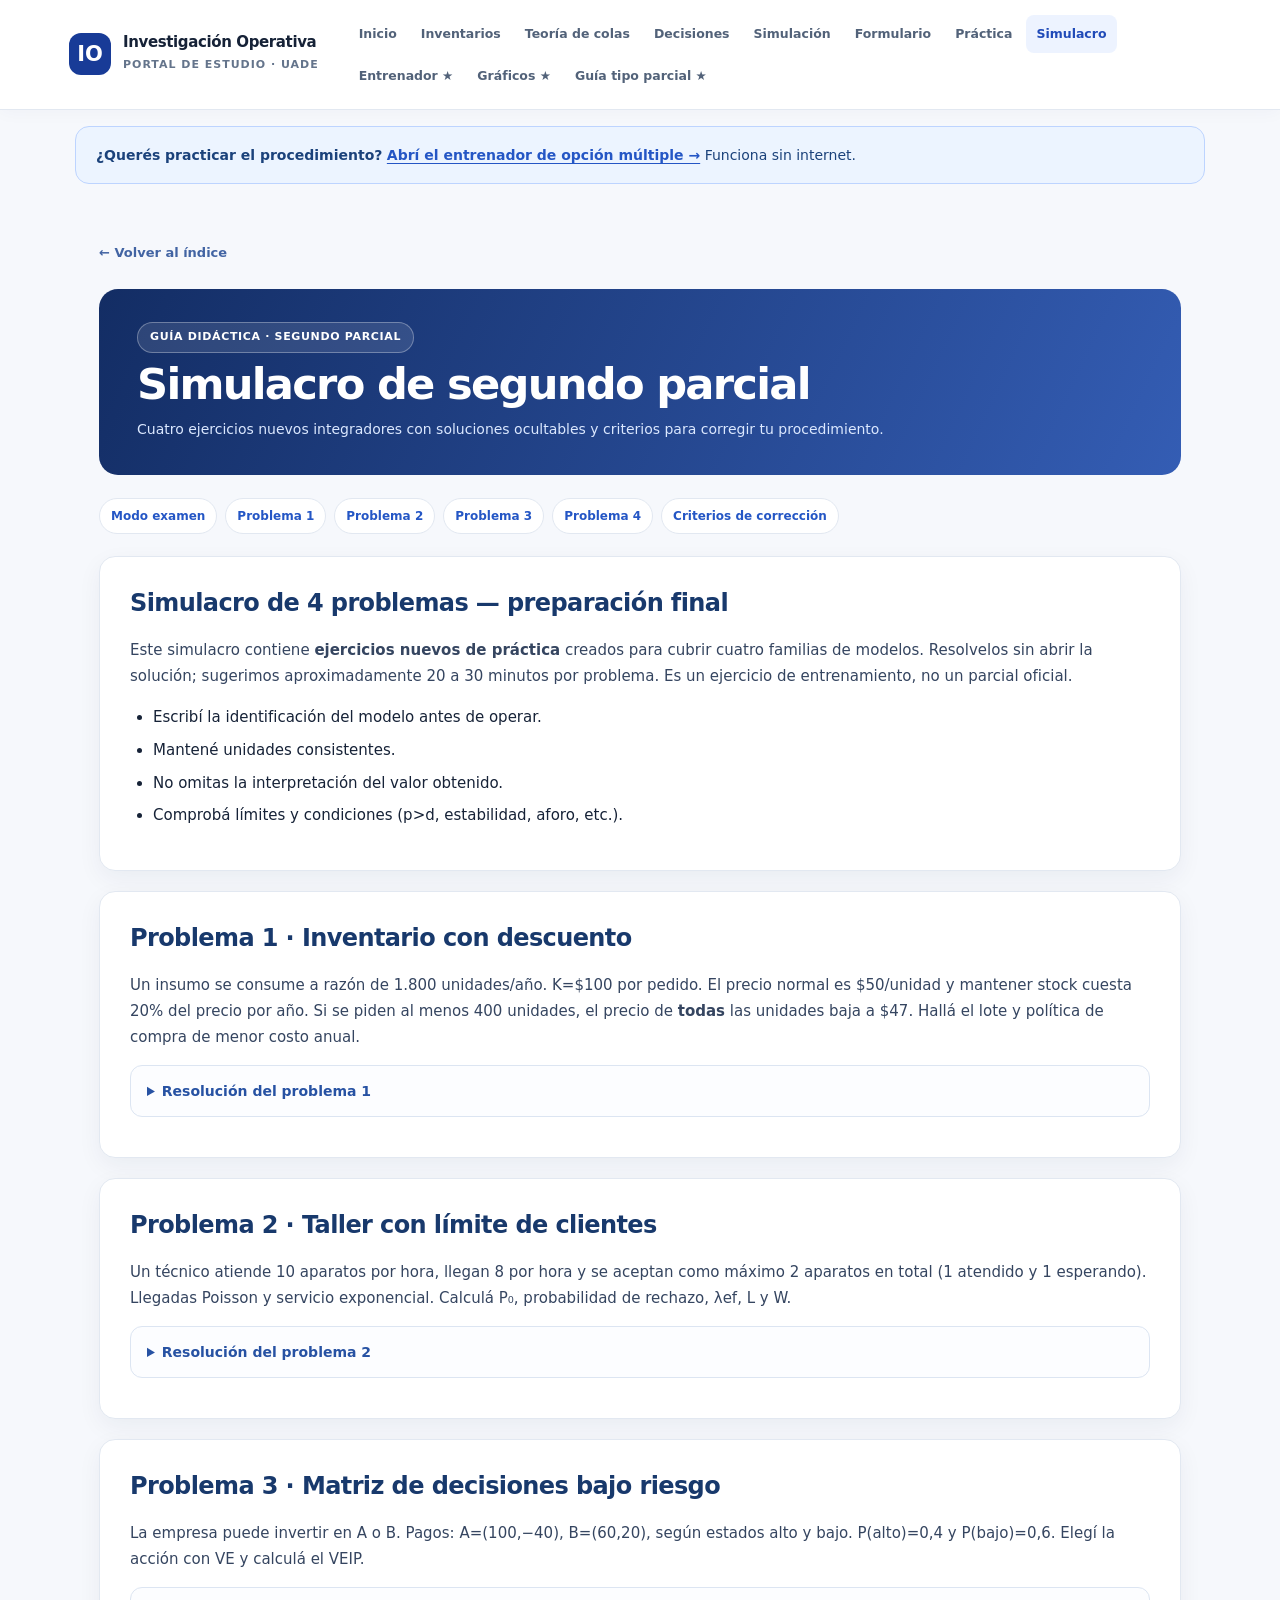
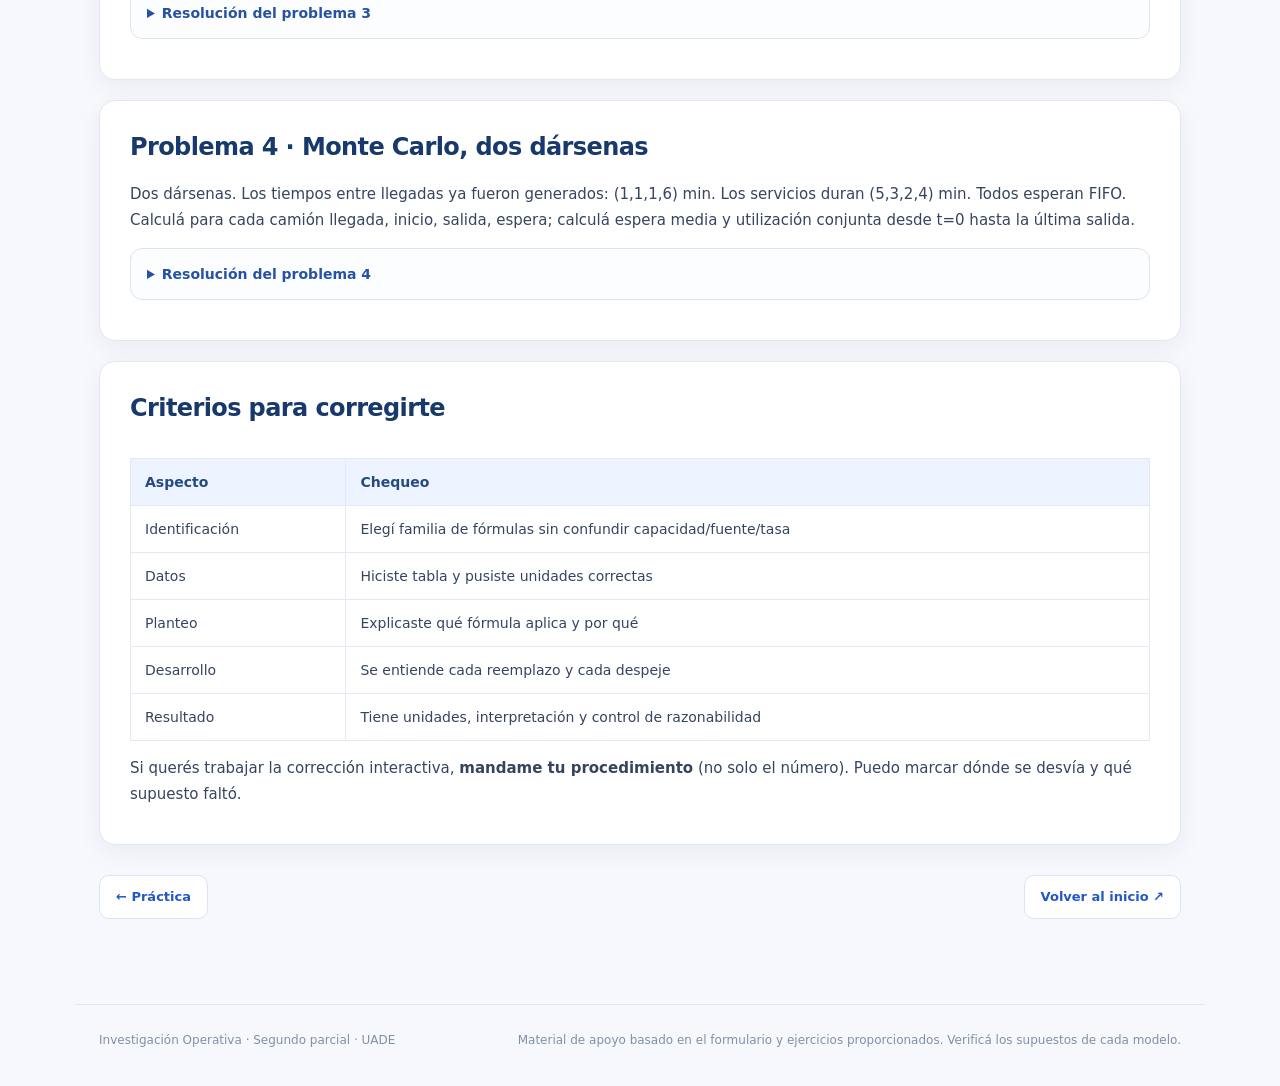
<file: simulacro.html>
<!doctype html><html lang="es"><head><meta charset="utf-8"><meta name="viewport" content="width=device-width,initial-scale=1"><meta name="theme-color" content="#163574"><meta name="description" content="Cuatro ejercicios nuevos integradores con soluciones ocultables y criterios para corregir tu procedimiento."><title>Simulacro de segundo parcial · Investigación Operativa</title><style>
:root{color-scheme:light;--bg:#f6f8fc;--white:#fff;--ink:#162237;--muted:#64748b;--blue:#2957d5;--border:#e2e8f1;--soft:#edf3ff;--teal:#0f918b;--shadow:0 8px 25px rgba(24,43,80,.055)}
*{box-sizing:border-box}html{scroll-behavior:smooth}body{margin:0;background:var(--bg);color:var(--ink);font:16px/1.7 Inter,ui-sans-serif,system-ui,-apple-system,BlinkMacSystemFont,'Segoe UI',sans-serif}a{color:#2456c5;text-underline-offset:3px}a:hover{color:#153999}.site-header{background:rgba(255,255,255,.97);border-bottom:1px solid var(--border);position:sticky;top:0;z-index:10;box-shadow:0 3px 16px rgba(18,43,85,.03)}.header-inner{max-width:1190px;margin:auto;display:flex;align-items:center;gap:30px;padding:15px 24px}.brand{display:flex;align-items:center;gap:12px;text-decoration:none;color:var(--ink);flex-shrink:0}.brand-icon{width:42px;height:42px;display:grid;place-items:center;background:#183b97;color:white;border-radius:12px;font-size:21px;font-weight:800}.brand-name{font-weight:800;letter-spacing:-.025em;line-height:1.2;font-size:15px}.brand-sub{font-size:11px;letter-spacing:.09em;text-transform:uppercase;color:var(--muted);font-weight:650}.top-nav{display:flex;gap:4px;flex-wrap:wrap}.top-nav a{color:#526279;text-decoration:none;font-weight:650;font-size:12.5px;padding:8px 10px;border-radius:8px;white-space:nowrap}.top-nav a:hover,.top-nav a.active{background:var(--soft);color:#204ab8}.container{max-width:1130px;margin:auto;padding:32px 24px 85px}.hero{border-radius:22px;position:relative;overflow:hidden;background:linear-gradient(118deg,#11295c 0%,#264c9b 62%,#3d6aca 100%);color:white;padding:46px 48px;margin-bottom:26px;box-shadow:0 18px 35px rgba(30,59,130,.16)}.hero:after{content:'';position:absolute;right:-110px;top:-140px;width:410px;height:410px;border:1px solid rgba(255,255,255,.16);border-radius:50%;box-shadow:0 0 0 65px rgba(255,255,255,.035),0 0 0 130px rgba(255,255,255,.03);pointer-events:none}.pill{display:inline-flex;align-items:center;gap:7px;border:1px solid rgba(255,255,255,.3);background:rgba(255,255,255,.11);color:white;border-radius:999px;padding:5px 12px;font-weight:700;letter-spacing:.06em;font-size:11px;text-transform:uppercase}.hero h1{font-size:clamp(2rem,4vw,3.35rem);line-height:1.1;letter-spacing:-.04em;margin:18px 0 16px;max-width:710px}.hero p{font-size:16px;line-height:1.7;color:#dce7ff;max-width:650px;margin:0}.hero-meta{display:flex;gap:18px;flex-wrap:wrap;margin-top:28px}.hero-meta span{background:rgba(255,255,255,.12);padding:9px 13px;border-radius:10px;font-size:13px;font-weight:650}.section-top{display:flex;align-items:end;justify-content:space-between;gap:12px;margin:37px 0 16px}.section-top h2{margin:0!important}.section-kicker{font-size:12px;font-weight:800;letter-spacing:.12em;text-transform:uppercase;color:#3c6aca}.section-top p{color:var(--muted);font-size:13px;margin:0}.cards{display:grid;grid-template-columns:repeat(3,minmax(0,1fr));gap:16px}.topic-card{background:var(--white);border:1px solid var(--border);border-radius:17px;padding:23px;text-decoration:none;color:var(--ink);box-shadow:var(--shadow);transition:transform .15s,border-color .15s,box-shadow .15s;min-height:204px;display:flex;flex-direction:column}.topic-card:hover{transform:translateY(-3px);box-shadow:0 14px 28px rgba(28,50,95,.10);border-color:#c1d1ef;color:var(--ink)}.topic-icon{display:grid;place-items:center;width:43px;height:43px;border-radius:12px;font-weight:800;font-size:22px;background:#eaf0ff;color:#2855bc}.topic-card:nth-child(2) .topic-icon{background:#e5f7f3;color:#137c74}.topic-card:nth-child(3) .topic-icon{background:#f3eaff;color:#7552bf}.topic-card:nth-child(4) .topic-icon{background:#fff2e7;color:#be762d}.topic-card:nth-child(5) .topic-icon{background:#e9f4ff;color:#1d81bb}.topic-card:nth-child(6) .topic-icon{background:#f3f2e8;color:#757826}.topic-card h3{font-size:19px;letter-spacing:-.03em;margin:15px 0 6px;line-height:1.35}.topic-card p{font-size:13.5px;color:#64748b;line-height:1.6;margin:0}.topic-card .arrow{margin-top:auto;padding-top:17px;color:#2957d5;font-weight:800;font-size:13px}.info-grid{display:grid;grid-template-columns:1.15fr .85fr;gap:18px;margin-top:26px}.info-panel{background:#fff;border:1px solid var(--border);border-radius:17px;padding:24px;box-shadow:var(--shadow)}.info-panel h2{margin:0 0 12px;font-size:20px}.info-panel ol{padding-left:23px;margin-bottom:0}.info-panel li{padding:3px 0;font-size:14px}.resource{display:flex;gap:12px;align-items:center;border:1px solid var(--border);padding:12px;border-radius:12px;text-decoration:none;margin:10px 0;font-size:14px;font-weight:650}.resource:hover{background:#f7faff}.resource .file-icon{padding:7px;background:#eef3ff;border-radius:9px}.content-heading{margin:0 0 23px}.backlink{text-decoration:none;color:#4264a3;font-size:13px;font-weight:700}.page-heading{background:linear-gradient(115deg,#132d64,#345db4);color:white;border-radius:19px;padding:33px 38px;margin-bottom:23px}.page-heading h1{font-size:clamp(1.9rem,3.7vw,2.7rem);line-height:1.15;letter-spacing:-.04em;margin:7px 0}.page-heading p{color:#dbe8ff;margin:8px 0 0;font-size:14px}.lesson{background:#fff;border:1px solid var(--border);border-radius:16px;padding:26px 30px;margin-bottom:18px;box-shadow:var(--shadow)}.lesson h2{margin:0 0 14px;font-size:23px;letter-spacing:-.025em;color:#18396c}.lesson h3{font-size:17px;letter-spacing:-.01em;margin:22px 0 8px;color:#244d89}.lesson p{margin:10px 0;color:#354560}.lesson ol,.lesson ul{padding-left:23px}.lesson li{margin:7px 0}.formula{background:#edf4ff;border:1px solid #dbe7ff;color:#183d83;border-radius:11px;padding:15px 18px;margin:15px 0;font-family:ui-monospace,SFMono-Regular,Consolas,monospace;font-size:15px;overflow:auto}.lesson table{width:100%;border-collapse:collapse;margin:15px 0;font-size:14px;display:block;overflow-x:auto}.lesson th{background:#edf3ff;color:#254a83;text-align:left;font-weight:750}.lesson th,.lesson td{padding:11px 14px;border:1px solid #e3eaf4}.lesson td{color:#354560}.warn{background:#fff8e9;border-left:4px solid #e2a53a;padding:14px 17px;border-radius:0 9px 9px 0;color:#76521d!important}.lesson details{border:1px solid #dce5f2;border-radius:12px;margin:14px 0;padding:13px 16px;background:#fcfdff}.lesson summary{cursor:pointer;color:#2752a3;font-weight:750}.lesson code{background:#edf3ff;color:#284a7f;padding:2px 6px;border-radius:5px}button{background:#2858bf;border:none;color:#fff;font-weight:750;border-radius:9px;padding:10px 17px;cursor:pointer}input{border:1px solid #bac7da;border-radius:9px;padding:10px 12px;max-width:100%}.footer{max-width:1130px;margin:auto;border-top:1px solid var(--border);padding:25px 24px 35px;color:#8090a8;font-size:12px;display:flex;justify-content:space-between;flex-wrap:wrap;gap:10px}.eyebrow{letter-spacing:.11em;text-transform:uppercase;font-size:12px;font-weight:800;color:#4672c9}.no-css-note{display:none}@media(max-width:970px){.header-inner{align-items:flex-start;flex-direction:column;gap:10px}.top-nav{gap:0}.cards{grid-template-columns:repeat(2,minmax(0,1fr))}.hero{padding:37px}}@media(max-width:640px){.container{padding:22px 15px 65px}.hero{padding:31px 23px;border-radius:17px}.hero h1{font-size:2rem}.cards,.info-grid{grid-template-columns:1fr}.topic-card{min-height:170px}.page-heading{padding:27px 24px}.lesson{padding:21px 19px}.header-inner{padding:12px 15px}.top-nav a{font-size:12px;padding:7px 8px}.footer{padding:20px 15px}}

body{font-size:15px;line-height:1.72}.lesson{margin-bottom:20px}.lesson>p:first-of-type{margin-top:0}.lesson h2{font-size:24px}.lesson h3{margin-top:25px}.lesson h4{margin:20px 0 6px;color:#2c5288;font-size:15px}
.learn-map{display:flex;flex-wrap:wrap;gap:8px;margin:0 0 22px}.learn-map a{padding:7px 11px;background:white;border:1px solid var(--border);border-radius:999px;font-weight:650;font-size:12px;text-decoration:none}.learn-map a:hover{background:#edf3ff}
.section-label{font-weight:800;letter-spacing:.09em;text-transform:uppercase;color:#5177b5;font-size:12px;margin:0 0 7px}.step-list{list-style:none!important;padding:0!important;margin:14px 0}.step-list li{border-left:3px solid #90b5f7;padding:11px 13px;margin:0 0 9px;background:#f6f9ff;border-radius:0 9px 9px 0}.step-list b{color:#224c9a}.callout{margin:16px 0;padding:15px 17px;background:#ecf8f5;border-left:4px solid #0c9482;border-radius:0 11px 11px 0;color:#23544e}.callout.warning{background:#fff7e7;border-color:#e4a63b;color:#695019}.callout strong{color:inherit}
.formula{white-space:normal;line-height:1.8;font-size:15px}.formula .meaning{display:block;font:13px/1.6 Inter,ui-sans-serif,system-ui,sans-serif;color:#42618a;margin-top:6px}.small{font-size:13px;color:#68778e}.example-tag{display:inline-block;color:#2861bd;background:#eaf2ff;border-radius:7px;padding:3px 8px;font-weight:800;font-size:11px;letter-spacing:.08em;text-transform:uppercase}.timeline{display:flex;flex-wrap:wrap;gap:9px;margin:12px 0}.timeline>*{flex:1;min-width:120px;background:#f2f6fd;padding:12px;border:1px solid #e0e9f7;border-radius:10px;font-size:13px}.timeline b{display:block;font-size:18px;color:#1c468f}
.lesson details{transition:background .2s}.lesson details[open]{background:#f6f9ff}.lesson details summary{font-size:14px}.solution-content{padding:13px 2px 2px}.solution-content p{font-size:14px}.index-count{display:inline-block;font-size:12px;color:#58749f;background:#edf4ff;padding:3px 9px;border-radius:8px;font-weight:700}.nextlinks{display:flex;justify-content:space-between;gap:12px;flex-wrap:wrap;margin-top:30px}.nextlinks a{background:white;border:1px solid #d9e4f5;padding:10px 16px;border-radius:10px;text-decoration:none;font-size:13px;font-weight:750}.table-wrap{overflow-x:auto;max-width:100%}.lesson table{display:table;width:100%;table-layout:auto}.lesson td,.lesson th{white-space:normal;min-width:70px}.mini{font-size:13px}.formula-list li{margin:12px 0}.score{border:1px solid #dbe6f8;border-radius:10px;padding:14px;background:#f7faff}.footnote{font-size:12px!important;color:#697d99!important}.link-list{display:grid;grid-template-columns:repeat(2,minmax(0,1fr));gap:10px}.link-list a{padding:12px;border:1px solid var(--border);border-radius:10px;text-decoration:none;font-weight:650}.link-list a:hover{background:#f2f6ff}.lesson pre{white-space:pre-wrap;word-break:break-word;background:#132e59;color:#eff6ff;padding:15px 17px;border-radius:12px;overflow-x:auto;font-size:13px;line-height:1.7}.practice-grid{display:grid;grid-template-columns:1fr 1fr;gap:12px}.practice-grid>div{border:1px solid #dfe7f1;border-radius:12px;padding:15px;background:#fbfcff}.muted{color:#60718a}.tag{font-size:12px;display:inline-block;background:#f1f5fb;border-radius:6px;padding:3px 7px;margin:2px;color:#455b7c}
@media(max-width:680px){.practice-grid,.link-list{grid-template-columns:1fr}.lesson table{display:block}.timeline>*{min-width:150px}}
@media print{.site-header,.footer,.nextlinks,.learn-map{display:none}.container{max-width:none;padding:0}.page-heading{background:#18396c!important;-webkit-print-color-adjust:exact;print-color-adjust:exact}.lesson{break-inside:auto;box-shadow:none}.lesson details:not([open]) .solution-content{display:block}}
</style></head><body><header class="site-header"><div class="header-inner"><a href="index.html" class="brand"><span class="brand-icon">IO</span><span><span class="brand-name" style="display:block">Investigación Operativa</span><span class="brand-sub">Portal de estudio · UADE</span></span></a><nav class="top-nav"><a href="index.html" class="">Inicio</a><a href="inventarios.html" class="">Inventarios</a><a href="colas.html" class="">Teoría de colas</a><a href="decisiones.html" class="">Decisiones</a><a href="simulacion.html" class="">Simulación</a><a href="formulario.html" class="">Formulario</a><a href="practica.html" class="">Práctica</a><a href="simulacro.html" class="active">Simulacro</a><a href="entrenador.html">Entrenador ★</a><a href="graficos.html">Gráficos ★</a><a href="guia-ejercicios-parcial.html">Guía tipo parcial ★</a></nav></div></header><aside style="max-width:1130px;margin:16px auto 24px;padding:16px 20px;background:#ecf4ff;border:1px solid #bdd4ff;border-radius:14px;color:#1b427b;font-size:14px"><strong>¿Querés practicar el procedimiento?</strong> <a style="font-weight:800" href="entrenador.html">Abrí el entrenador de opción múltiple →</a> Funciona sin internet.</aside><main class="container"><div class="content-heading"><a class="backlink" href="index.html">← Volver al índice</a></div><div class="page-heading"><span class="pill">GUÍA DIDÁCTICA · SEGUNDO PARCIAL</span><h1>Simulacro de segundo parcial</h1><p>Cuatro ejercicios nuevos integradores con soluciones ocultables y criterios para corregir tu procedimiento.</p></div><nav class="learn-map" aria-label="Secciones de la clase"><a href="#instruccion">Modo examen</a><a href="#p1">Problema 1</a><a href="#p2">Problema 2</a><a href="#p3">Problema 3</a><a href="#p4">Problema 4</a><a href="#correc">Criterios de corrección</a></nav><section class="lesson" id="instruccion"><h2>Simulacro de 4 problemas — preparación final</h2><p>Este simulacro contiene <b>ejercicios nuevos de práctica</b> creados para cubrir cuatro familias de modelos. Resolvelos sin abrir la solución; sugerimos aproximadamente 20 a 30 minutos por problema. Es un ejercicio de entrenamiento, no un parcial oficial.</p><ul><li>Escribí la identificación del modelo antes de operar.</li><li>Mantené unidades consistentes.</li><li>No omitas la interpretación del valor obtenido.</li><li>Comprobá límites y condiciones (p&gt;d, estabilidad, aforo, etc.).</li></ul></section><section class="lesson" id="p1"><h2>Problema 1 · Inventario con descuento</h2><p>Un insumo se consume a razón de 1.800 unidades/año. K=$100 por pedido. El precio normal es $50/unidad y mantener stock cuesta 20% del precio por año. Si se piden al menos 400 unidades, el precio de <b>todas</b> las unidades baja a $47. Hallá el lote y política de compra de menor costo anual.</p><details><summary>Resolución del problema 1</summary><div class="solution-content"><ol class="step-list"><li><b>Paso 1.</b> Sin descuento: h₁=0,20·50=10; q₁*=√(2·100·1800/10)=<b>189,74</b> (factible por debajo de 400).</li><li><b>Paso 2.</b> Con descuento: h₂=0,20·47=9,4; q₂*=√(360.000/9,4)=<b>195,70</b> (no alcanza 400), candidato factible q₂=400.</li><li><b>Paso 3.</b> Costo normal: C₁=50·1800 +100·1800/189,74 +10·189,74/2 ≈<b>$91.897,37</b>.</li><li><b>Paso 4.</b> Costo descuento: C₂=47·1800 +100·1800/400 +9,4·400/2 =<b>$86.930</b>.</li><li><b>Paso 5.</b> Elegí pedir <b>400 unidades</b> por pedido y comprar con descuento.</li></ol><div class="callout ">Este problema exige evaluar el <b>costo de compra</b>. Si compararas solo mantener + pedir, elegirías erróneamente el precio normal.</div></div></details></section><section class="lesson" id="p2"><h2>Problema 2 · Taller con límite de clientes</h2><p>Un técnico atiende 10 aparatos por hora, llegan 8 por hora y se aceptan como máximo 2 aparatos en total (1 atendido y 1 esperando). Llegadas Poisson y servicio exponencial. Calculá P₀, probabilidad de rechazo, λef, L y W.</p><details><summary>Resolución del problema 2</summary><div class="solution-content"><ol class="step-list"><li><b>Paso 1.</b> Modelo M/M/1/2/∞, λ=8, μ=10, ρ=0,8.</li><li><b>Paso 2.</b> P₀=(1−0,8)/(1−0,8³)=0,2/0,488=<b>0,409836</b>.</li><li><b>Paso 3.</b> P₂=0,8²·P₀=<b>0,262295</b>; P₁=0,8·P₀=<b>0,327869</b>.</li><li><b>Paso 4.</b> λef=8·(1−P₂)=<b>5,90164/h</b>.</li><li><b>Paso 5.</b> L=1·P₁+2·P₂=<b>0,852459 aparatos</b>.</li><li><b>Paso 6.</b> W=L/λef=0,144444 h=<b>8,667 minutos</b>.</li></ol></div></details></section><section class="lesson" id="p3"><h2>Problema 3 · Matriz de decisiones bajo riesgo</h2><p>La empresa puede invertir en A o B. Pagos: A=(100,−40), B=(60,20), según estados alto y bajo. P(alto)=0,4 y P(bajo)=0,6. Elegí la acción con VE y calculá el VEIP.</p><details><summary>Resolución del problema 3</summary><div class="solution-content"><ol class="step-list"><li><b>Paso 1.</b> VE(A)=0,4·100+0,6·(−40)=<b>16</b>.</li><li><b>Paso 2.</b> VE(B)=0,4·60+0,6·20=<b>36</b> → elegir <b>B</b>.</li><li><b>Paso 3.</b> Con información perfecta: en alto elegimos A (100), en bajo B (20). VE perfecta=0,4·100+0,6·20=<b>52</b>.</li><li><b>Paso 4.</b> VEIP=52−36=<b>16</b>.</li></ol></div></details></section><section class="lesson" id="p4"><h2>Problema 4 · Monte Carlo, dos dársenas</h2><p>Dos dársenas. Los tiempos entre llegadas ya fueron generados: (1,1,1,6) min. Los servicios duran (5,3,2,4) min. Todos esperan FIFO. Calculá para cada camión llegada, inicio, salida, espera; calculá espera media y utilización conjunta desde t=0 hasta la última salida.</p><details><summary>Resolución del problema 4</summary><div class="solution-content"><div class="table-wrap"><table><thead><tr><th>Camión</th><th>Llegada</th><th>Dársena</th><th>Inicio</th><th>Salida</th><th>Espera</th></tr></thead><tbody><tr><td>1</td><td>1</td><td>D1</td><td>1</td><td>6</td><td>0</td></tr><tr><td>2</td><td>2</td><td>D2</td><td>2</td><td>5</td><td>0</td></tr><tr><td>3</td><td>3</td><td>D2</td><td>5</td><td>7</td><td>2</td></tr><tr><td>4</td><td>9</td><td>D1</td><td>9</td><td>13</td><td>0</td></tr></tbody></table></div><ol class="step-list"><li><b>Paso 1.</b> Llegadas acumuladas: (1,2,3,9); C1 ocupa D1 [1,6] y C2 D2 [2,5].</li><li><b>Paso 2.</b> C3 llega en 3 con ambas ocupadas: espera hasta 5, usa D2 [5,7]. C4 llega en t=9 y usa D1 [9,13].</li><li><b>Paso 3.</b> Espera media=(0+0+2+0)/4=<b>0,5 minutos</b>.</li><li><b>Paso 4.</b> Horizonte 13 min. Tiempo total ocupado=5+3+2+4=14 min-servidor. Utilización conjunta=14/(2·13)=<b>53,85%</b>.</li></ol></div></details></section><section class="lesson" id="correc"><h2>Criterios para corregirte</h2><div class="table-wrap"><table><thead><tr><th>Aspecto</th><th>Chequeo</th></tr></thead><tbody><tr><td>Identificación</td><td>Elegí familia de fórmulas sin confundir capacidad/fuente/tasa</td></tr><tr><td>Datos</td><td>Hiciste tabla y pusiste unidades correctas</td></tr><tr><td>Planteo</td><td>Explicaste qué fórmula aplica y por qué</td></tr><tr><td>Desarrollo</td><td>Se entiende cada reemplazo y cada despeje</td></tr><tr><td>Resultado</td><td>Tiene unidades, interpretación y control de razonabilidad</td></tr></tbody></table></div><p>Si querés trabajar la corrección interactiva, <b>mandame tu procedimiento</b> (no solo el número). Puedo marcar dónde se desvía y qué supuesto faltó.</p></section><div class="nextlinks"><a href=practica.html>← Práctica</a><a href=index.html>Volver al inicio ↗</a></div></main><footer class="footer"><span>Investigación Operativa · Segundo parcial · UADE</span><span>Material de apoyo basado en el formulario y ejercicios proporcionados. Verificá los supuestos de cada modelo.</span></footer></body></html>
</file>
